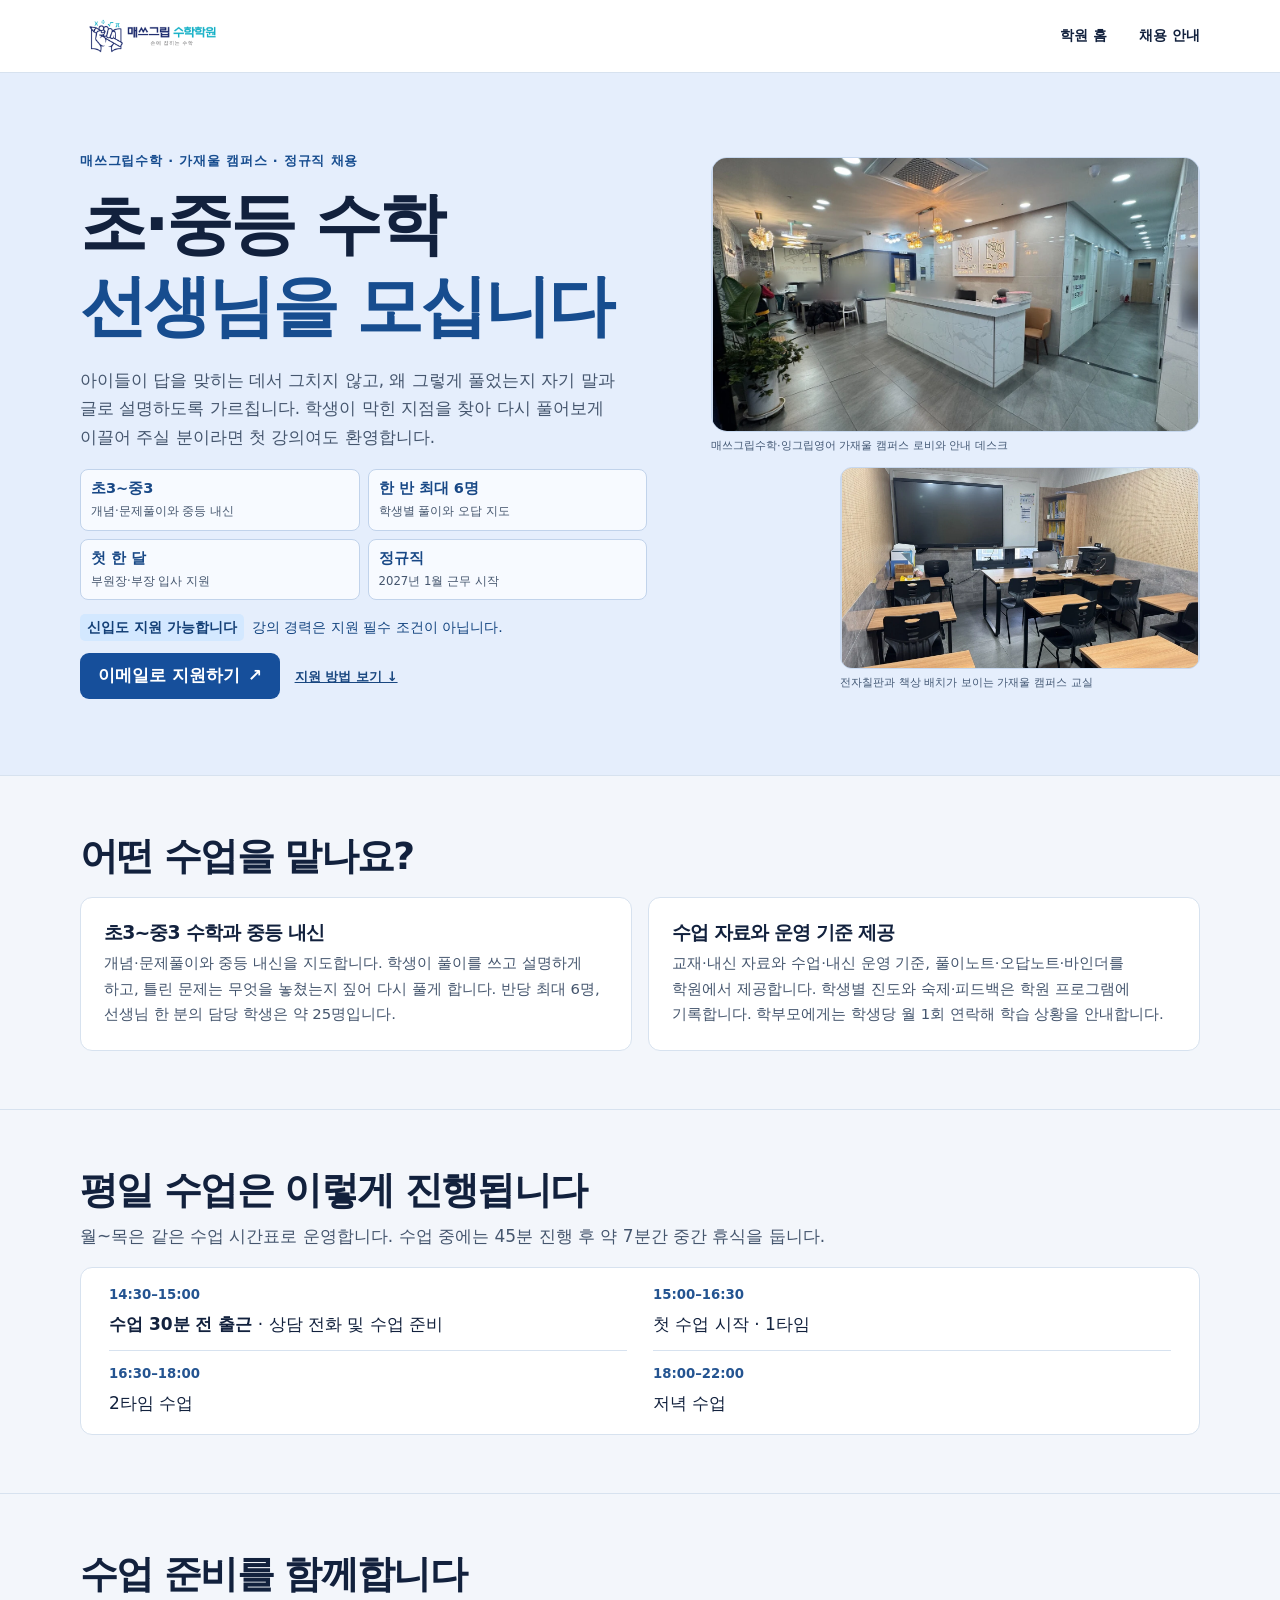
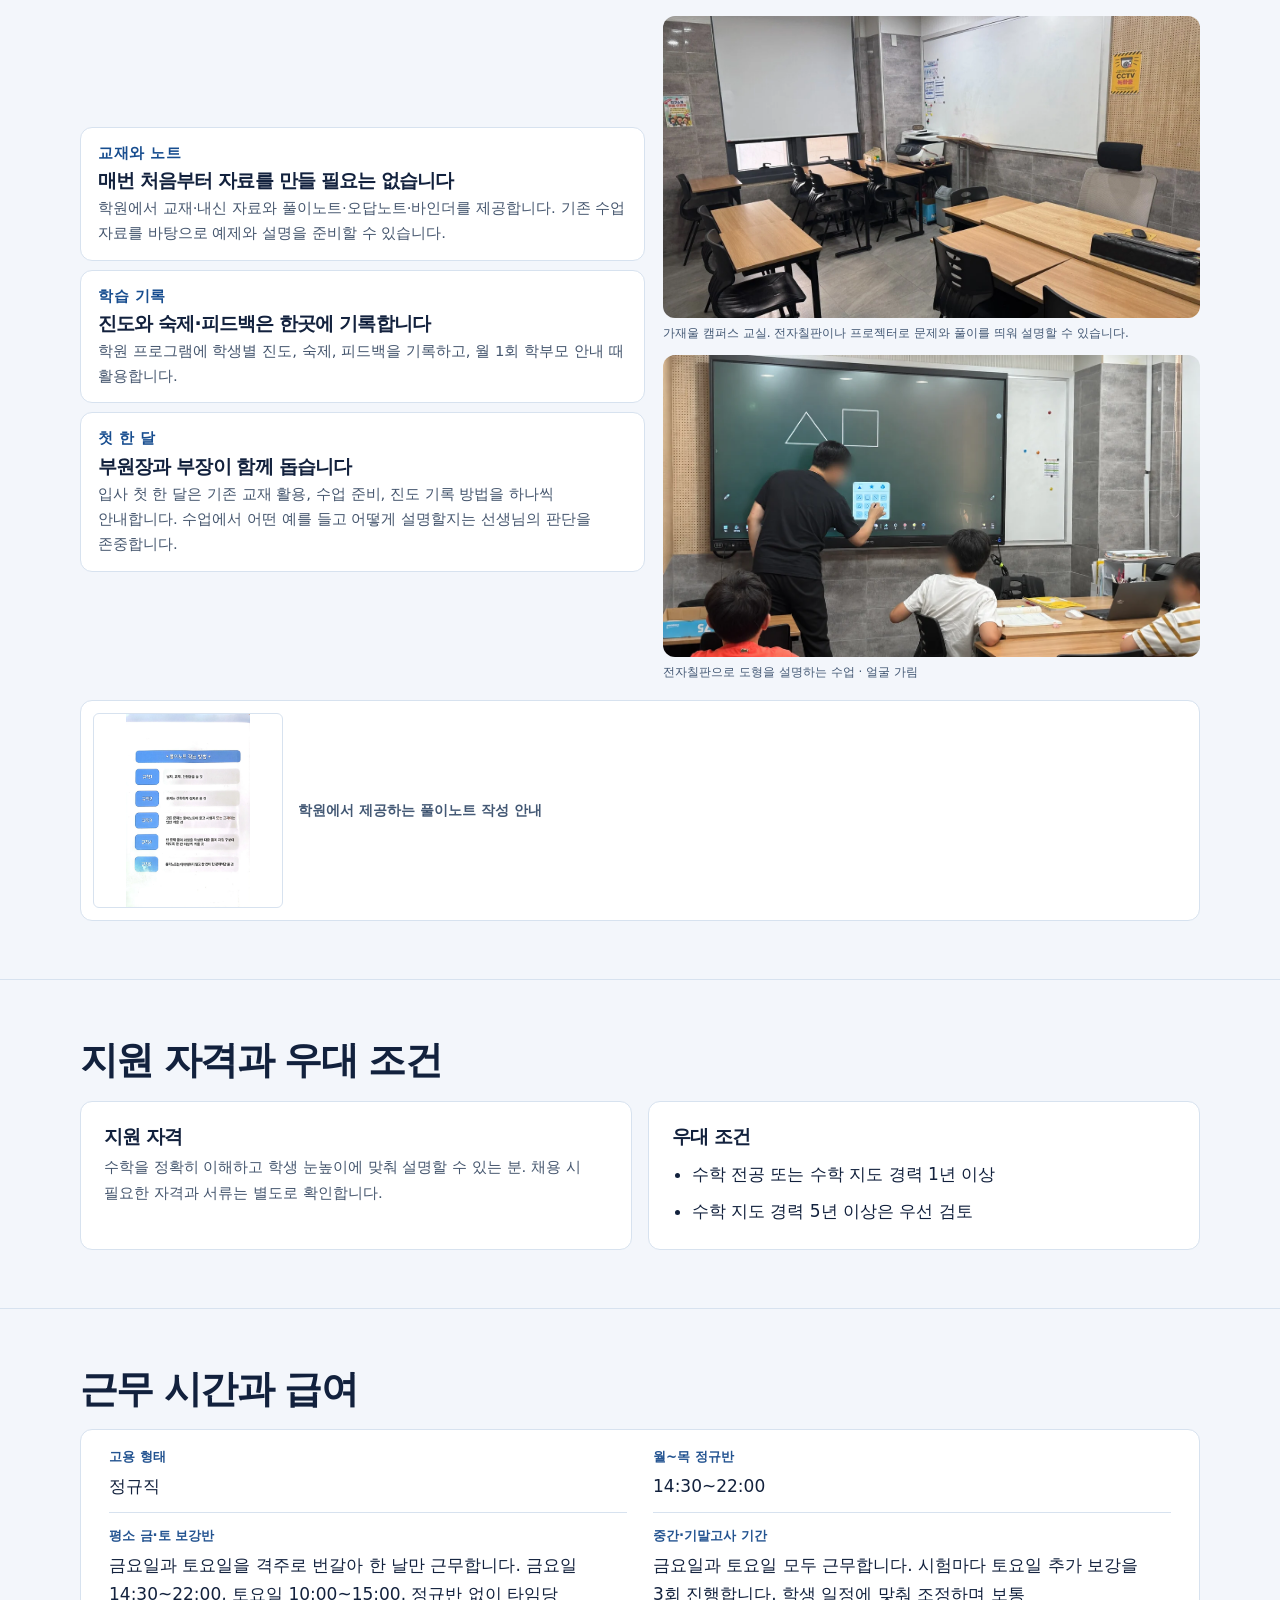
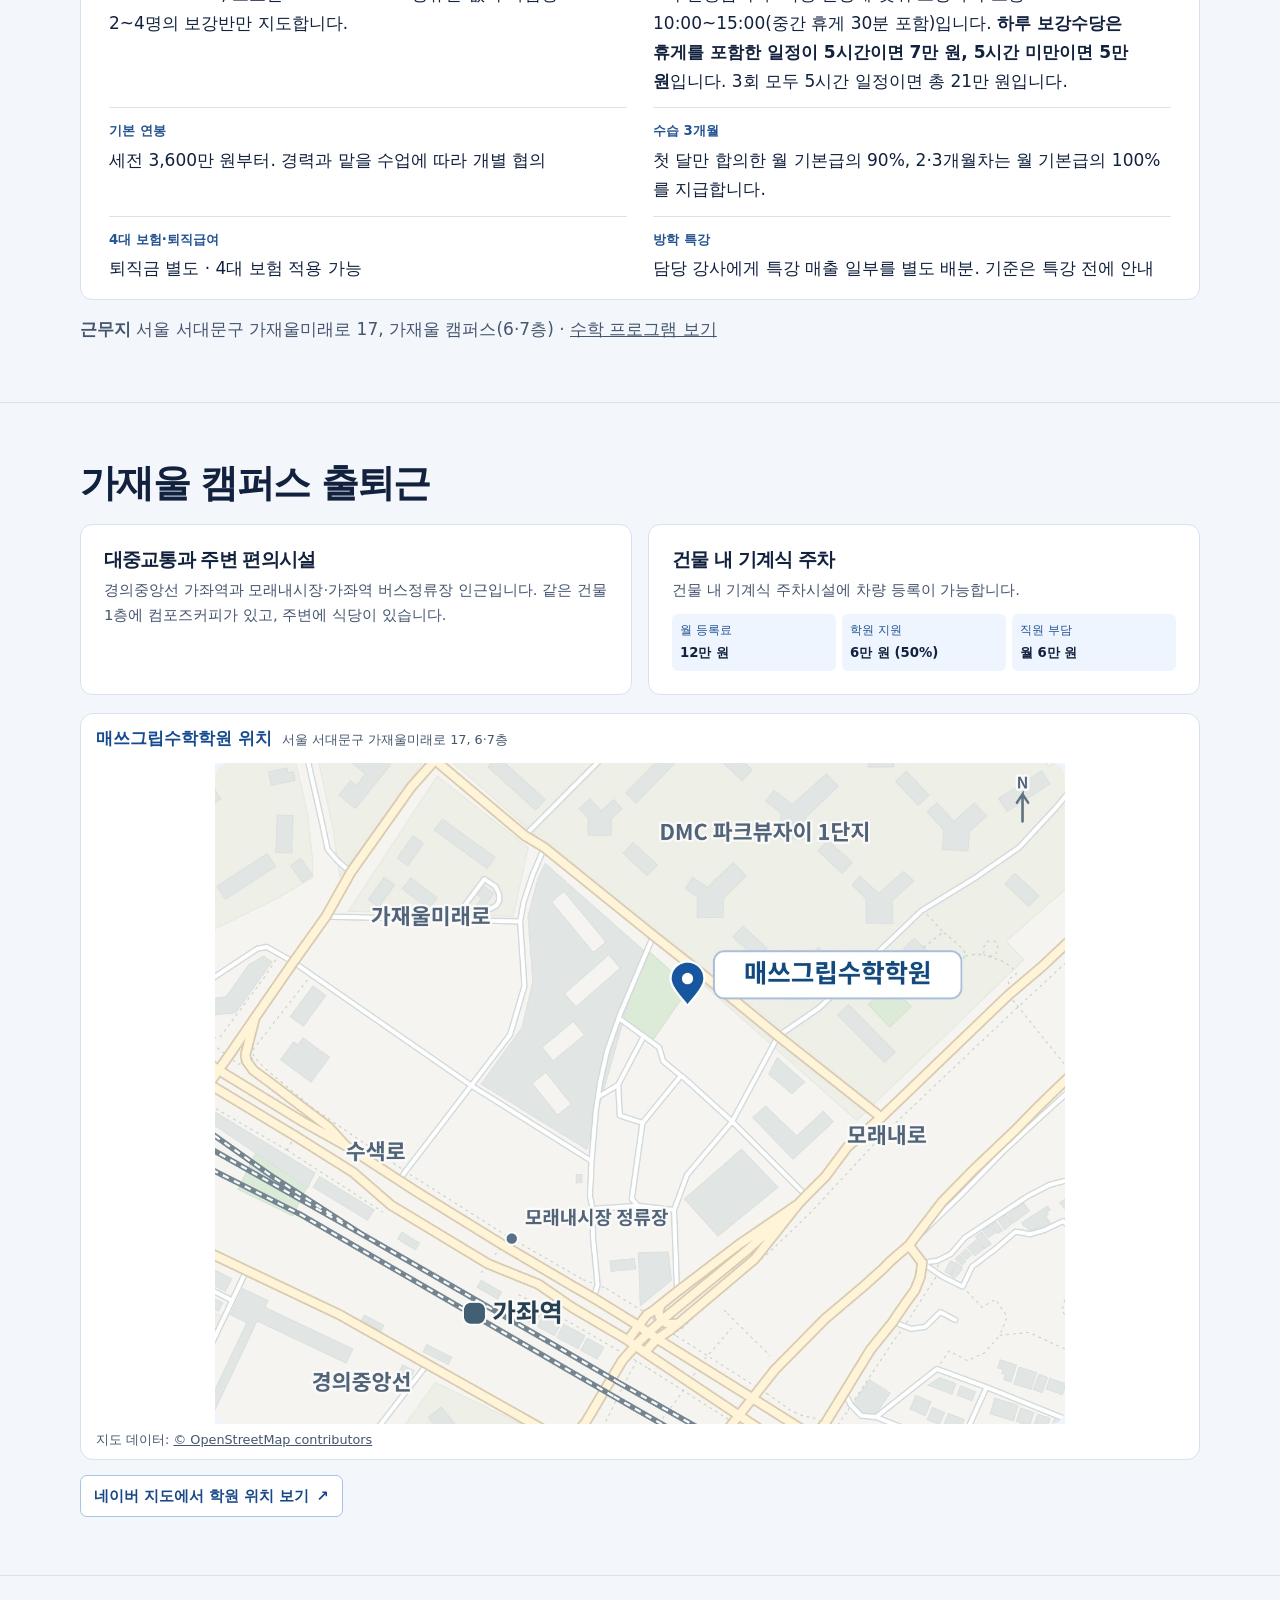
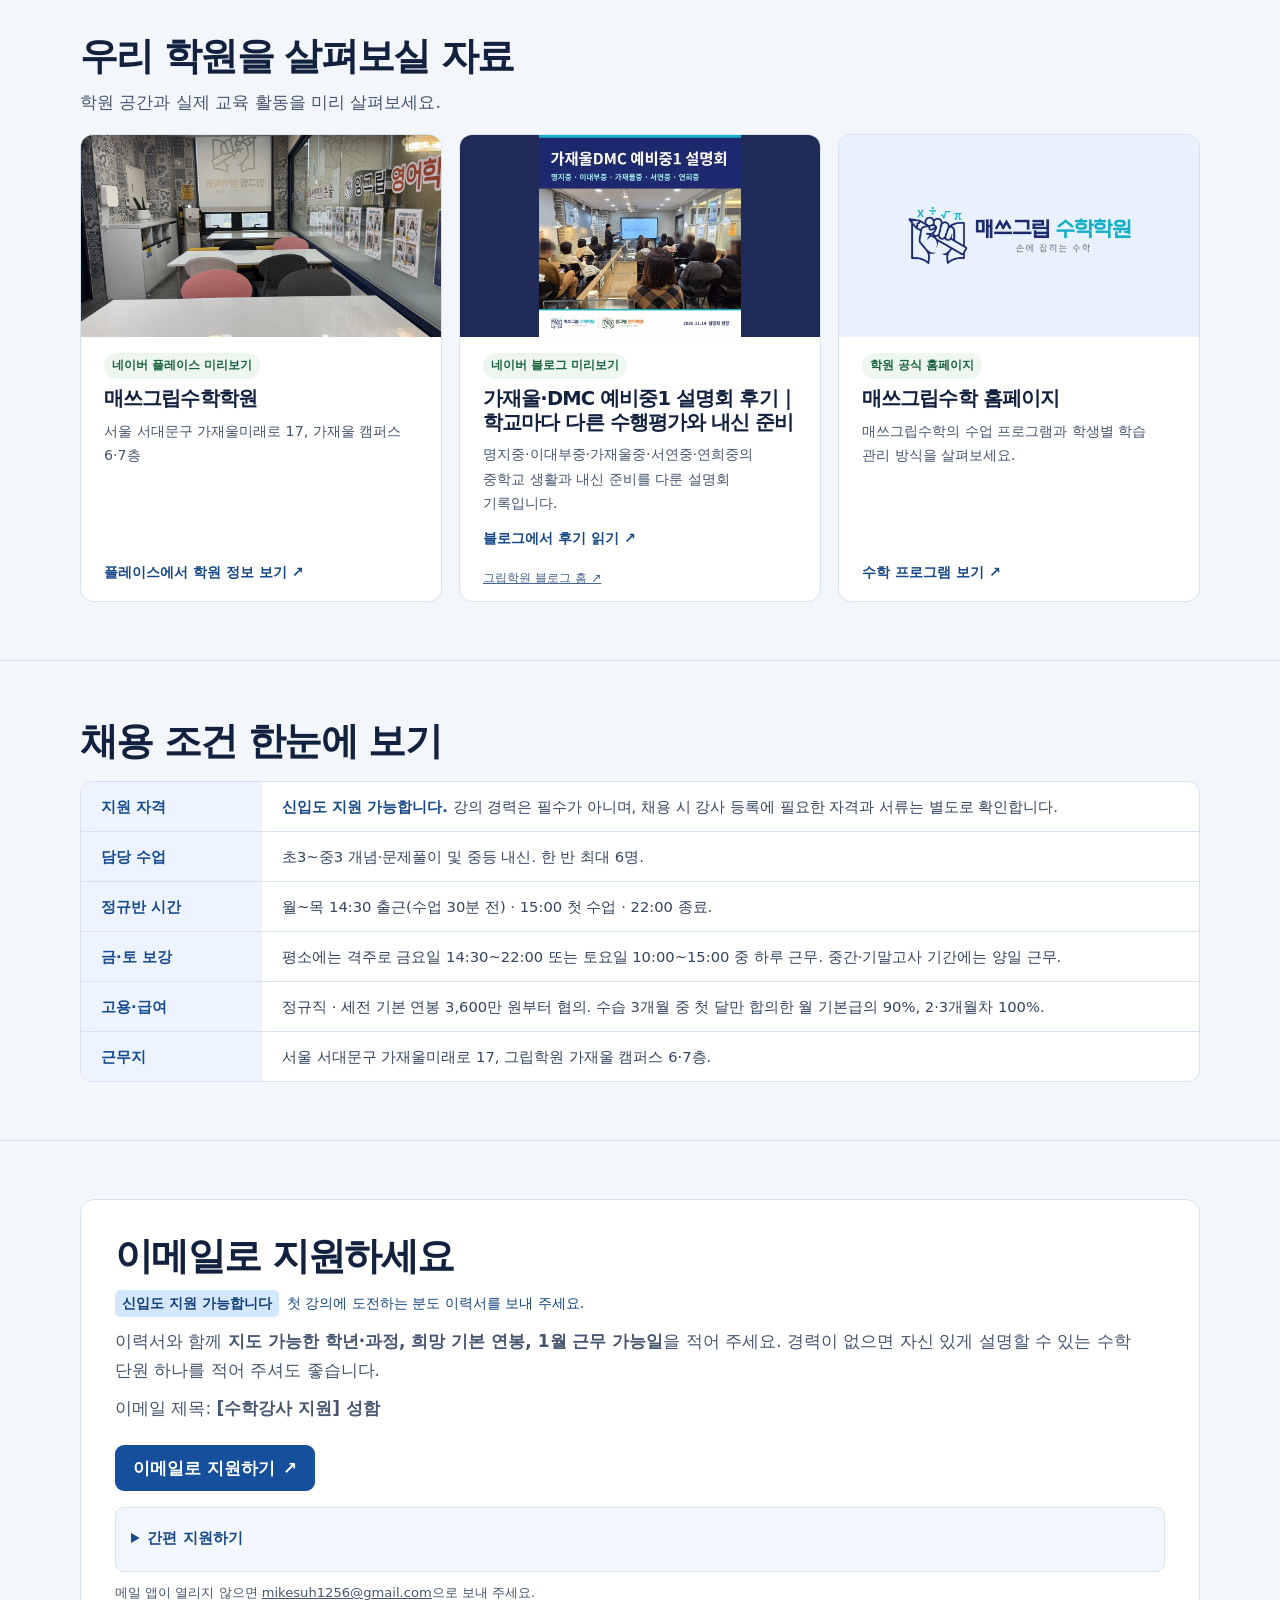
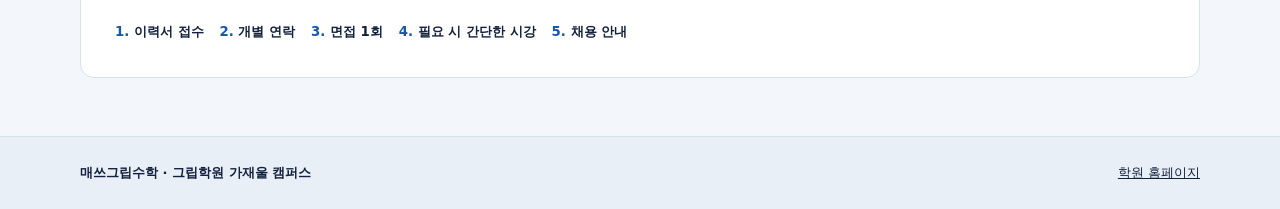
<file: recruit/index.html>
<!doctype html>
<html lang="ko"><head><meta charset="utf-8"><meta name="viewport" content="width=device-width,initial-scale=1"><meta name="robots" content="noindex"><title>초·중등 수학 강사 채용 | 매쓰그립수학</title><meta name="description" content="서울 서대문구 가재울 매쓰그립수학에서 초3~중3을 지도할 수학 선생님을 모십니다."><link rel="stylesheet" href="/recruit/_assets/recruit.css"></head>
<body><a class="skip" href="#main">본문 바로가기</a>
<header class="top"><div class="wrap"><a href="https://www.megrip.com/math.html" aria-label="매쓰그립수학 프로그램"><img class="logo" src="/recruit/_assets/math-logo-wordmark.png" alt="매쓰그립수학"></a><nav class="nav" aria-label="주 메뉴"><a href="https://www.megrip.com/">학원 홈</a><a href="/recruit/" aria-current="page">채용 안내</a></nav></div></header>
<main id="main"><div class="hero"><div class="wrap split"><div><p class="kicker">매쓰그립수학 · 가재울 캠퍼스 · 정규직 채용</p><h1>초·중등 수학 <span>선생님을 모십니다</span></h1><p class="lead">아이들이 답을 맞히는 데서 그치지 않고, 왜 그렇게 풀었는지 자기 말과 글로 설명하도록 가르칩니다. 학생이 막힌 지점을 찾아 다시 풀어보게 이끌어 주실 분이라면 첫 강의여도 환영합니다.</p>
<ul class="hero-facts" aria-label="채용 핵심 조건"><li><strong>초3~중3</strong><span>개념·문제풀이와 중등 내신</span></li><li><strong>한 반 최대 6명</strong><span>학생별 풀이와 오답 지도</span></li><li><strong>첫 한 달</strong><span>부원장·부장 입사 지원</span></li><li><strong>정규직</strong><span>2027년 1월 근무 시작</span></li></ul>
<p class="welcome"><strong>신입도 지원 가능합니다</strong><span>강의 경력은 지원 필수 조건이 아닙니다.</span></p>
<a class="cta" href="mailto:mikesuh1256@gmail.com?subject=%5B%EC%88%98%ED%95%99%EA%B0%95%EC%82%AC%20%EC%A7%80%EC%9B%90%5D%20%EC%84%B1%ED%95%A8">이메일로 지원하기 <span aria-hidden="true">↗</span></a> <a class="method" href="#apply">지원 방법 보기 ↓</a></div><div class="hero-visuals reception-layout"><figure class="hero-media"><img src="/recruit/_assets/academy-reception.webp" alt="매쓰그립수학과 잉그립영어 간판, 안내 데스크와 복도가 보이는 가재울 캠퍼스 로비 전경" width="1200" height="675" fetchpriority="high"><figcaption>매쓰그립수학·잉그립영어 가재울 캠퍼스 로비와 안내 데스크</figcaption></figure><figure class="hero-media"><img src="/recruit/_assets/classroom-electronic-board.webp" alt="전자칠판과 개별 책상이 있는 가재울 캠퍼스 교실 전경" width="1400" height="788"><figcaption>전자칠판과 책상 배치가 보이는 가재울 캠퍼스 교실</figcaption></figure></div></div></div>

<section class="section" aria-labelledby="work-title"><div class="wrap"><h2 id="work-title">어떤 수업을 맡나요?</h2><div class="stack">
<article class="tile"><h3>초3~중3 수학과 중등 내신</h3><p>개념·문제풀이와 중등 내신을 지도합니다. 학생이 풀이를 쓰고 설명하게 하고, 틀린 문제는 무엇을 놓쳤는지 짚어 다시 풀게 합니다. 반당 최대 6명, 선생님 한 분의 담당 학생은 약 25명입니다.</p></article>
<article class="tile"><h3>수업 자료와 운영 기준 제공</h3><p>교재·내신 자료와 수업·내신 운영 기준, 풀이노트·오답노트·바인더를 학원에서 제공합니다. 학생별 진도와 숙제·피드백은 학원 프로그램에 기록합니다. 학부모에게는 학생당 월 1회 연락해 학습 상황을 안내합니다.</p></article></div></div></section>

<section class="section" aria-labelledby="day-title"><div class="wrap"><h2 id="day-title">평일 수업은 이렇게 진행됩니다</h2><p class="intro">월~목은 같은 수업 시간표로 운영합니다. 수업 중에는 45분 진행 후 약 7분간 중간 휴식을 둡니다.</p><dl class="facts schedule">
<div><dt>14:30–15:00</dt><dd><strong>수업 30분 전 출근</strong> · 상담 전화 및 수업 준비</dd></div>
<div><dt>15:00–16:30</dt><dd>첫 수업 시작 · 1타임</dd></div>
<div><dt>16:30–18:00</dt><dd>2타임 수업</dd></div>
<div><dt>18:00–22:00</dt><dd>저녁 수업</dd></div>
</dl></div></section>

<section class="section" aria-labelledby="school-title"><div class="wrap"><h2 id="school-title">수업 준비를 함께합니다</h2><div class="support-grid">
<div class="support-list">
<article class="tile"><p class="type">교재와 노트</p><h3>매번 처음부터 자료를 만들 필요는 없습니다</h3><p>학원에서 교재·내신 자료와 풀이노트·오답노트·바인더를 제공합니다. 기존 수업 자료를 바탕으로 예제와 설명을 준비할 수 있습니다.</p></article>
<article class="tile"><p class="type">학습 기록</p><h3>진도와 숙제·피드백은 한곳에 기록합니다</h3><p>학원 프로그램에 학생별 진도, 숙제, 피드백을 기록하고, 월 1회 학부모 안내 때 활용합니다.</p></article>
<article class="tile"><p class="type">첫 한 달</p><h3>부원장과 부장이 함께 돕습니다</h3><p>입사 첫 한 달은 기존 교재 활용, 수업 준비, 진도 기록 방법을 하나씩 안내합니다. 수업에서 어떤 예를 들고 어떻게 설명할지는 선생님의 판단을 존중합니다.</p></article>
</div><div class="support-visuals"><figure class="detail-media support-photo"><img src="/recruit/_assets/classroom-whiteboard.webp" alt="화이트보드와 프로젝터 스크린, 책상이 있는 가재울 캠퍼스 빈 교실" loading="lazy"><figcaption>가재울 캠퍼스 교실. 전자칠판이나 프로젝터로 문제와 풀이를 띄워 설명할 수 있습니다.</figcaption></figure><figure class="detail-media support-photo support-lesson"><img src="/recruit/_assets/math-teacher-lesson.webp" alt="가재울 교실에서 수학 선생님이 전자칠판으로 도형을 설명하는 모습" width="1199" height="675" loading="lazy"><figcaption>전자칠판으로 도형을 설명하는 수업 · 얼굴 가림</figcaption></figure></div></div><figure class="note-guide"><a href="/recruit/_assets/notebook-writing-guide.webp" aria-label="학원에서 제공하는 풀이노트 작성 안내 크게 보기"><img src="/recruit/_assets/notebook-writing-guide.webp" alt="문제를 적고 풀이 과정을 정리하는 순서를 담은 풀이노트 작성 안내" loading="lazy"></a><figcaption>학원에서 제공하는 풀이노트 작성 안내</figcaption></figure></div></section>

<section class="section" aria-labelledby="qual-title"><div class="wrap"><h2 id="qual-title">지원 자격과 우대 조건</h2><div class="stack"><article class="tile"><h3>지원 자격</h3><p>수학을 정확히 이해하고 학생 눈높이에 맞춰 설명할 수 있는 분. 채용 시 필요한 자격과 서류는 별도로 확인합니다.</p></article><article class="tile"><h3>우대 조건</h3><ul><li>수학 전공 또는 수학 지도 경력 1년 이상</li><li>수학 지도 경력 5년 이상은 우선 검토</li></ul></article></div></div></section>

<section class="section" aria-labelledby="terms-title"><div class="wrap"><h2 id="terms-title">근무 시간과 급여</h2>
<!-- EMPLOYMENT TERMS: edit only this block after owner sign-off. -->
<dl class="facts"><div><dt>고용 형태</dt><dd>정규직</dd></div><div><dt>월~목 정규반</dt><dd>14:30~22:00</dd></div><div><dt>평소 금·토 보강반</dt><dd>금요일과 토요일을 격주로 번갈아 한 날만 근무합니다. 금요일 14:30~22:00, 토요일 10:00~15:00. 정규반 없이 타임당 2~4명의 보강반만 지도합니다.</dd></div><div><dt>중간·기말고사 기간</dt><dd>금요일과 토요일 모두 근무합니다. 시험마다 토요일 추가 보강을 3회 진행합니다. 학생 일정에 맞춰 조정하며 보통 10:00~15:00(중간 휴게 30분 포함)입니다. <strong>하루 보강수당은 휴게를 포함한 일정이 5시간이면 7만 원, 5시간 미만이면 5만 원</strong>입니다. 3회 모두 5시간 일정이면 총 21만 원입니다.</dd></div><div><dt>기본 연봉</dt><dd>세전 3,600만 원부터. 경력과 맡을 수업에 따라 개별 협의</dd></div><div><dt>수습 3개월</dt><dd>첫 달만 합의한 월 기본급의 90%, 2·3개월차는 월 기본급의 100%를 지급합니다.</dd></div><div><dt>4대 보험·퇴직급여</dt><dd>퇴직금 별도 · 4대 보험 적용 가능</dd></div><div><dt>방학 특강</dt><dd>담당 강사에게 특강 매출 일부를 별도 배분. 기준은 특강 전에 안내</dd></div></dl>
<p class="location"><strong>근무지</strong> 서울 서대문구 가재울미래로 17, 가재울 캠퍼스(6·7층) · <a href="https://www.megrip.com/math.html">수학 프로그램 보기</a></p></div></section>

<section class="section" aria-labelledby="location-title"><div class="wrap"><h2 id="location-title">가재울 캠퍼스 출퇴근</h2><div class="stack">
<article class="tile"><h3>대중교통과 주변 편의시설</h3><p>경의중앙선 가좌역과 모래내시장·가좌역 버스정류장 인근입니다. 같은 건물 1층에 컴포즈커피가 있고, 주변에 식당이 있습니다.</p></article>
<article class="tile"><h3>건물 내 기계식 주차</h3><p>건물 내 기계식 주차시설에 차량 등록이 가능합니다.</p><dl class="parking"><div><dt>월 등록료</dt><dd>12만 원</dd></div><div><dt>학원 지원</dt><dd>6만 원 (50%)</dd></div><div><dt>직원 부담</dt><dd>월 6만 원</dd></div></dl></article>
</div><figure class="commute-map"><figcaption><strong>매쓰그립수학학원 위치</strong><span>서울 서대문구 가재울미래로 17, 6·7층</span></figcaption>
<img class="map-visual" src="/recruit/_assets/academy-location-map.webp" alt="가좌역과 모래내시장·가좌역 정류장에서 북동쪽에 있는 매쓰그립수학학원 위치 지도. 가재울미래로 17." width="1440" height="1120" loading="lazy">
<p>지도 데이터: <a href="https://www.openstreetmap.org/copyright">© OpenStreetMap contributors</a></p></figure><p class="location"><a class="map-cta" href="https://map.naver.com/p/search/%EC%84%9C%EC%9A%B8%20%EC%84%9C%EB%8C%80%EB%AC%B8%EA%B5%AC%20%EA%B0%80%EC%9E%AC%EC%9A%B8%EB%AF%B8%EB%9E%98%EB%A1%9C%2017%20%EB%A7%A4%EC%93%B0%EA%B7%B8%EB%A6%BD%EC%88%98%ED%95%99%ED%95%99%EC%9B%90">네이버 지도에서 학원 위치 보기 <span aria-hidden="true">↗</span></a></p></div></section>

<section class="section academy-links" aria-labelledby="academy-links-title"><div class="wrap">
<h2 id="academy-links-title">우리 학원을 살펴보실 자료</h2>
<p class="intro">학원 공간과 실제 교육 활동을 미리 살펴보세요.</p>
<div class="preview-grid">
<article class="preview-card"><a class="preview-main" href="https://naver.me/xmrt1YsR">
<img src="/recruit/_assets/place-campus-preview.webp" alt="가재울 그립학원 대기 공간" loading="lazy">
<div class="preview-copy"><p class="preview-source">네이버 플레이스 미리보기</p>
<h3>매쓰그립수학학원</h3><p>서울 서대문구 가재울미래로 17, 가재울 캠퍼스 6·7층</p><span class="preview-more">플레이스에서 학원 정보 보기 <span aria-hidden="true">↗</span></span></div></a></article>
<article class="preview-card preview-blog"><a class="preview-main" href="https://blog.naver.com/mikesuh7/224484577796">
<img src="/recruit/_assets/seminar-blog-preview.webp" alt="가재울 예비중1 설명회 글의 대표 이미지와 얼굴을 가린 현장 사진" loading="lazy">
<div class="preview-copy"><p class="preview-source">네이버 블로그 미리보기</p>
<h3>가재울·DMC 예비중1 설명회 후기｜학교마다 다른 수행평가와 내신 준비</h3><p>명지중·이대부중·가재울중·서연중·연희중의 중학교 생활과 내신 준비를 다룬 설명회 기록입니다.</p><span class="preview-more">블로그에서 후기 읽기 <span aria-hidden="true">↗</span></span></div></a>
<p class="preview-home"><a href="https://blog.naver.com/mikesuh7">그립학원 블로그 홈 <span aria-hidden="true">↗</span></a></p></article>
<article class="preview-card preview-official"><a class="preview-main" href="https://www.megrip.com/math.html">
<div class="preview-official-visual"><img src="/recruit/_assets/math-logo-wordmark.png" alt="" loading="lazy"></div>
<div class="preview-copy"><p class="preview-source">학원 공식 홈페이지</p><h3>매쓰그립수학 홈페이지</h3><p>매쓰그립수학의 수업 프로그램과 학생별 학습 관리 방식을 살펴보세요.</p><span class="preview-more">수학 프로그램 보기 <span aria-hidden="true">↗</span></span></div></a></article>
</div></div></section>

<section class="section" aria-labelledby="summary-title"><div class="wrap"><h2 id="summary-title">채용 조건 한눈에 보기</h2>
<table class="recruit-summary" aria-labelledby="summary-title"><tbody>
<tr><th scope="row">지원 자격</th><td><strong>신입도 지원 가능합니다.</strong> 강의 경력은 필수가 아니며, 채용 시 강사 등록에 필요한 자격과 서류는 별도로 확인합니다.</td></tr>
<tr><th scope="row">담당 수업</th><td>초3~중3 개념·문제풀이 및 중등 내신. 한 반 최대 6명.</td></tr>
<tr><th scope="row">정규반 시간</th><td>월~목 14:30 출근(수업 30분 전) · 15:00 첫 수업 · 22:00 종료.</td></tr>
<tr><th scope="row">금·토 보강</th><td>평소에는 격주로 금요일 14:30~22:00 또는 토요일 10:00~15:00 중 하루 근무. 중간·기말고사 기간에는 양일 근무.</td></tr>
<tr><th scope="row">고용·급여</th><td>정규직 · 세전 기본 연봉 3,600만 원부터 협의. 수습 3개월 중 첫 달만 합의한 월 기본급의 90%, 2·3개월차 100%.</td></tr>
<tr><th scope="row">근무지</th><td>서울 서대문구 가재울미래로 17, 그립학원 가재울 캠퍼스 6·7층.</td></tr>
</tbody></table></div></section>

<section class="section" id="apply" aria-labelledby="apply-title"><div class="wrap"><div class="apply"><h2 id="apply-title">이메일로 지원하세요</h2><p class="welcome"><strong>신입도 지원 가능합니다</strong><span>첫 강의에 도전하는 분도 이력서를 보내 주세요.</span></p><p>이력서와 함께 <strong>지도 가능한 학년·과정, 희망 기본 연봉, 1월 근무 가능일</strong>을 적어 주세요. 경력이 없으면 자신 있게 설명할 수 있는 수학 단원 하나를 적어 주셔도 좋습니다.</p><p>이메일 제목: <strong>[수학강사 지원] 성함</strong></p>
<a class="cta" href="mailto:mikesuh1256@gmail.com?subject=%5B%EC%88%98%ED%95%99%EA%B0%95%EC%82%AC%20%EC%A7%80%EC%9B%90%5D%20%EC%84%B1%ED%95%A8">이메일로 지원하기 <span aria-hidden="true">↗</span></a>
<details class="quick-application" id="quick-application" hidden><summary>간편 지원하기</summary>
<p id="quick-privacy">입력 내용은 웹사이트에 저장되지 않으며, 아래 버튼은 메일 앱에서 초안을 엽니다. 발송을 눌러야 접수됩니다.</p>
<div class="quick-grid" role="group" aria-describedby="quick-privacy">
<label>이름 <input id="quick-name" type="text" autocomplete="name" maxlength="40" required></label>
<label>연락처 <input id="quick-phone" type="tel" autocomplete="tel" inputmode="tel" maxlength="35" required></label>
<label>최종학력·전공 <input id="quick-education" type="text" placeholder="예: 대학교 졸업, 수학과" maxlength="70" required></label>
<label>수학 지도 경력 <input id="quick-experience" type="text" placeholder="예: 신입, 없음, 경력 3년" maxlength="70" required></label>
<label>지도 가능 학년 <input id="quick-grades" type="text" placeholder="예: 초3~중3" maxlength="55" required></label>
<label>희망연봉 <span>(선택)</span><input id="quick-salary" type="text" placeholder="예: 3,800만 원 또는 협의" maxlength="35"></label>
<label>근무 가능 시작일 <input id="quick-start" type="text" placeholder="예: 2027년 1월 4일 또는 1월 중 협의" maxlength="45" required></label>
<label>기타 <span>(선택)</span><textarea id="quick-other" rows="3" maxlength="350" placeholder="경력 또는 문의사항을 적어 주세요"></textarea></label>
</div>
<div class="quick-actions"><button class="cta" type="button" id="quick-compose">지원 이메일 작성하기</button>
<button class="quick-copy" type="button" id="quick-copy">지원 초안 복사</button></div>
<p class="quick-recipient">직접 보내실 주소: <a href="mailto:mikesuh1256@gmail.com">mikesuh1256@gmail.com</a></p>
<p role="status" id="quick-status" class="quick-status"></p>
<label id="quick-manual-wrap" hidden>복사할 지원 초안 <textarea id="quick-manual" rows="9" readonly></textarea></label>
</details>
<p class="fine">메일 앱이 열리지 않으면 <a href="mailto:mikesuh1256@gmail.com">mikesuh1256@gmail.com</a>으로 보내 주세요.</p>
<ol class="steps" aria-label="채용 절차"><li>이력서 접수</li><li>개별 연락</li><li>면접 1회</li><li>필요 시 간단한 시강</li><li>채용 안내</li></ol></div></div></section></main>
<footer class="foot"><div class="wrap"><strong>매쓰그립수학 · 그립학원 가재울 캠퍼스</strong><a href="https://www.megrip.com/">학원 홈페이지</a></div></footer><script defer src="/recruit/_assets/application.js"></script></body></html>
</file>
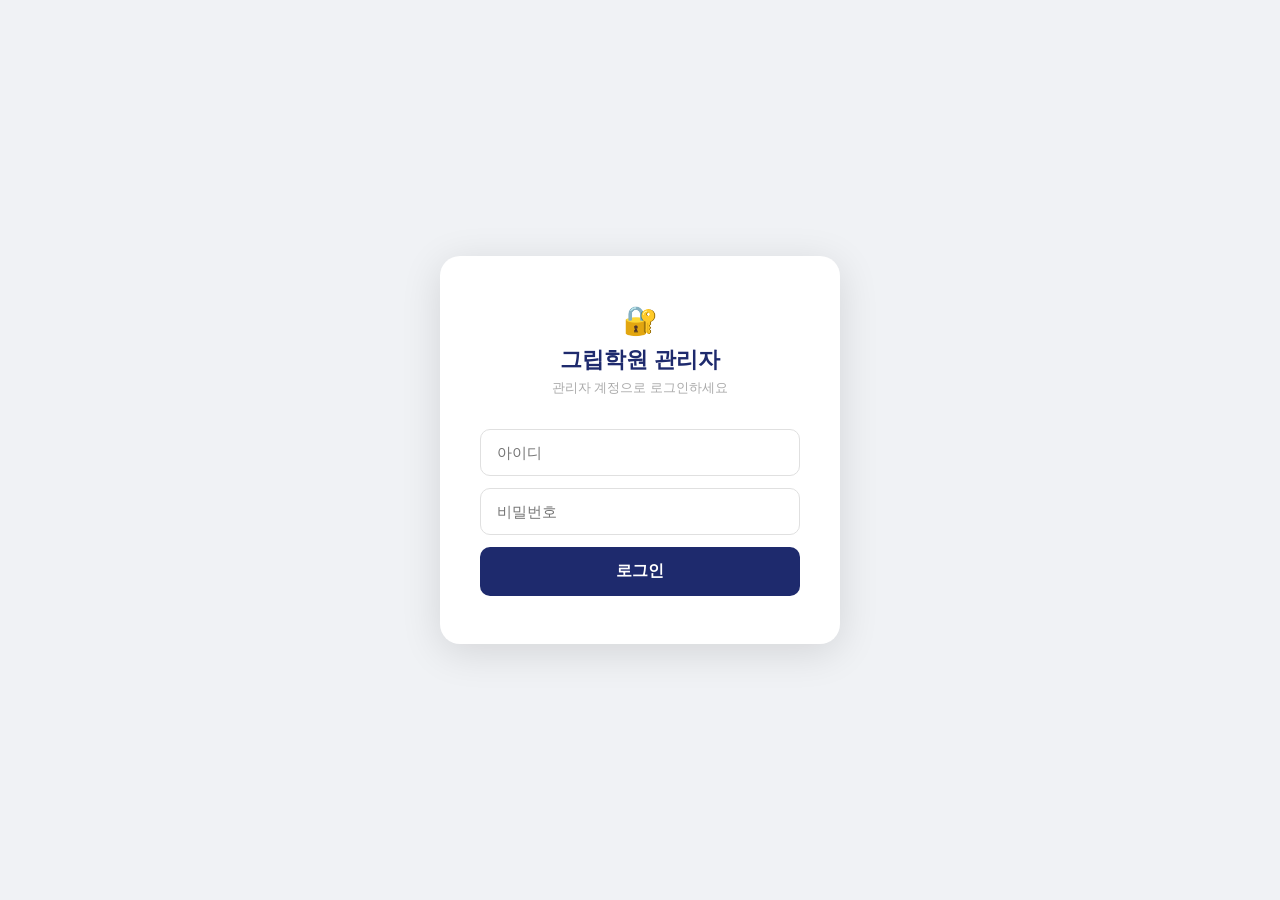
<file: admin.html>
<!DOCTYPE html>
<html lang="ko">
<head>
<meta charset="UTF-8">
<meta name="viewport" content="width=device-width, initial-scale=1.0">
<title>그립학원 관리자</title>
<style>
*{margin:0;padding:0;box-sizing:border-box;}
body{font-family:'Apple SD Gothic Neo',sans-serif;background:#f0f2f5;min-height:100vh;}

/* LOGIN */
.login-wrap{display:flex;align-items:center;justify-content:center;min-height:100vh;}
.login-box{background:#fff;border-radius:20px;padding:48px 40px;width:100%;max-width:400px;box-shadow:0 8px 40px rgba(0,0,0,0.12);text-align:center;}
.login-logo{margin-bottom:8px;font-size:28px;}
.login-title{font-size:22px;font-weight:800;color:#1e2a6d;margin-bottom:4px;}
.login-sub{font-size:13px;color:#aaa;margin-bottom:32px;}
.login-box input{width:100%;padding:14px 16px;border:1.5px solid #e0e0e0;border-radius:10px;font-size:15px;margin-bottom:12px;outline:none;transition:border 0.2s;}
.login-box input:focus{border-color:#1e2a6d;}
.login-btn{width:100%;padding:14px;background:#1e2a6d;color:#fff;border:none;border-radius:10px;font-size:16px;font-weight:700;cursor:pointer;transition:background 0.2s;}
.login-btn:hover{background:#19b1c6;}
.login-error{color:#e53935;font-size:13px;margin-top:8px;display:none;}

/* DASHBOARD */
.dashboard{display:none;min-height:100vh;background:#f0f2f5;}
.dash-header{background:#1e2a6d;padding:20px 32px;display:flex;align-items:center;justify-content:space-between;}
.dash-header h1{color:#fff;font-size:18px;font-weight:700;}
.dash-header span{color:rgba(255,255,255,0.6);font-size:13px;}
.logout-btn{background:rgba(255,255,255,0.15);color:#fff;border:none;padding:8px 16px;border-radius:6px;cursor:pointer;font-size:13px;}
.logout-btn:hover{background:rgba(255,255,255,0.25);}

.dash-body{max-width:960px;margin:0 auto;padding:32px 20px;}

.dash-section{margin-bottom:32px;}
.dash-section h2{font-size:16px;font-weight:700;color:#333;margin-bottom:16px;padding-bottom:8px;border-bottom:2px solid #e0e0e0;}

.stats-cards{display:grid;grid-template-columns:repeat(3,1fr);gap:16px;margin-bottom:24px;}
.stat-card{background:#fff;border-radius:14px;padding:24px;text-align:center;box-shadow:0 2px 12px rgba(0,0,0,0.06);}
.stat-card .num{font-size:32px;font-weight:800;color:#1e2a6d;margin-bottom:4px;}
.stat-card .label{font-size:13px;color:#999;}

.ga-link{display:flex;align-items:center;gap:12px;background:#fff;border-radius:14px;padding:20px 24px;box-shadow:0 2px 12px rgba(0,0,0,0.06);text-decoration:none;color:#333;transition:transform 0.2s,box-shadow 0.2s;margin-bottom:12px;}
.ga-link:hover{transform:translateY(-2px);box-shadow:0 6px 24px rgba(0,0,0,0.1);}
.ga-link .icon{width:48px;height:48px;border-radius:12px;display:flex;align-items:center;justify-content:center;font-size:24px;flex-shrink:0;}
.ga-link .icon.ga{background:#fff3e0;}
.ga-link .icon.naver{background:#e8f5e9;}
.ga-link .text h3{font-size:15px;font-weight:700;margin-bottom:2px;}
.ga-link .text p{font-size:12px;color:#aaa;}
.ga-link .arrow{margin-left:auto;color:#ccc;font-size:20px;}

.site-links{display:grid;grid-template-columns:repeat(3,1fr);gap:12px;}
.site-link{background:#fff;border-radius:12px;padding:16px;text-align:center;text-decoration:none;color:#333;box-shadow:0 2px 8px rgba(0,0,0,0.06);transition:all 0.2s;font-size:14px;font-weight:600;}
.site-link:hover{background:#1e2a6d;color:#fff;}

@media(max-width:600px){
  .stats-cards{grid-template-columns:1fr 1fr;}
  .site-links{grid-template-columns:1fr;}
  .login-box{padding:32px 24px;}
}
</style>
</head>
<body>

<!-- 로그인 -->
<div class="login-wrap" id="loginWrap">
  <div class="login-box">
    <div class="login-logo">🔐</div>
    <h1 class="login-title">그립학원 관리자</h1>
    <p class="login-sub">관리자 계정으로 로그인하세요</p>
    <input type="text" id="userId" placeholder="아이디" autocomplete="off">
    <input type="password" id="userPw" placeholder="비밀번호" onkeydown="if(event.key==='Enter')doLogin()">
    <button class="login-btn" onclick="doLogin()">로그인</button>
    <p class="login-error" id="loginError">아이디 또는 비밀번호가 올바르지 않습니다.</p>
  </div>
</div>

<!-- 대시보드 -->
<div class="dashboard" id="dashboard">
  <div class="dash-header">
    <h1>📊 그립학원 관리자 대시보드</h1>
    <div style="display:flex;align-items:center;gap:16px;">
      <span id="loginTime"></span>
      <button class="logout-btn" onclick="doLogout()">로그아웃</button>
    </div>
  </div>

  <div class="dash-body">

    <div class="dash-section">
      <h2>📈 방문자 통계 (Google Analytics)</h2>
      <a href="https://analytics.google.com" target="_blank" class="ga-link">
        <div class="icon ga">📊</div>
        <div class="text">
          <h3>Google Analytics 대시보드</h3>
          <p>실시간 방문자, 페이지별 통계, 유입 경로 확인</p>
        </div>
        <span class="arrow">→</span>
      </a>
      <a href="https://analytics.google.com/analytics/web/#/p$(GA_ID)/reports/reportinghub" target="_blank" class="ga-link">
        <div class="icon ga">📅</div>
        <div class="text">
          <h3>기간별 방문자 리포트</h3>
          <p>날짜별 방문자 수, 페이지뷰, 평균 체류시간</p>
        </div>
        <span class="arrow">→</span>
      </a>
    </div>

    <div class="dash-section">
      <h2>🔗 빠른 링크</h2>
      <div class="site-links">
        <a href="index.html" target="_blank" class="site-link">🏠 메인 페이지</a>
        <a href="math.html" target="_blank" class="site-link">📐 매쓰그립</a>
        <a href="english.html" target="_blank" class="site-link">📖 잉그립</a>
        <a href="https://talk.naver.com/W5XRAC" target="_blank" class="site-link">💬 네이버톡</a>
        <a href="https://naver.me/FgH5Mo7h" target="_blank" class="site-link">📍 네이버 플레이스</a>
        <a href="https://blog.naver.com/mikesuh7" target="_blank" class="site-link">✍️ 네이버 블로그</a>
      </div>
    </div>

    <div class="dash-section">
      <h2>ℹ️ 사이트 정보</h2>
      <div class="ga-link" style="cursor:default;">
        <div class="icon" style="background:#e3f2fd;">🌐</div>
        <div class="text">
          <h3>megrip.com</h3>
          <p>Google Analytics ID: G-V08TZZS1C8 · Netlify 호스팅</p>
        </div>
      </div>
    </div>

  </div>
</div>

<script>
const ADMIN_ID = 'mikesuh7';
const ADMIN_PW = 'Chan0714**';

function doLogin() {
  const id = document.getElementById('userId').value;
  const pw = document.getElementById('userPw').value;
  if (id === ADMIN_ID && pw === ADMIN_PW) {
    document.getElementById('loginWrap').style.display = 'none';
    document.getElementById('dashboard').style.display = 'block';
    const now = new Date();
    document.getElementById('loginTime').textContent =
      now.toLocaleDateString('ko-KR') + ' ' + now.toLocaleTimeString('ko-KR', {hour:'2-digit',minute:'2-digit'});
    sessionStorage.setItem('admin', 'true');
  } else {
    document.getElementById('loginError').style.display = 'block';
  }
}

function doLogout() {
  sessionStorage.removeItem('admin');
  document.getElementById('loginWrap').style.display = 'flex';
  document.getElementById('dashboard').style.display = 'none';
  document.getElementById('userId').value = '';
  document.getElementById('userPw').value = '';
}

if (sessionStorage.getItem('admin') === 'true') {
  document.getElementById('loginWrap').style.display = 'none';
  document.getElementById('dashboard').style.display = 'block';
}
</script>
</body>
</html>
</file>
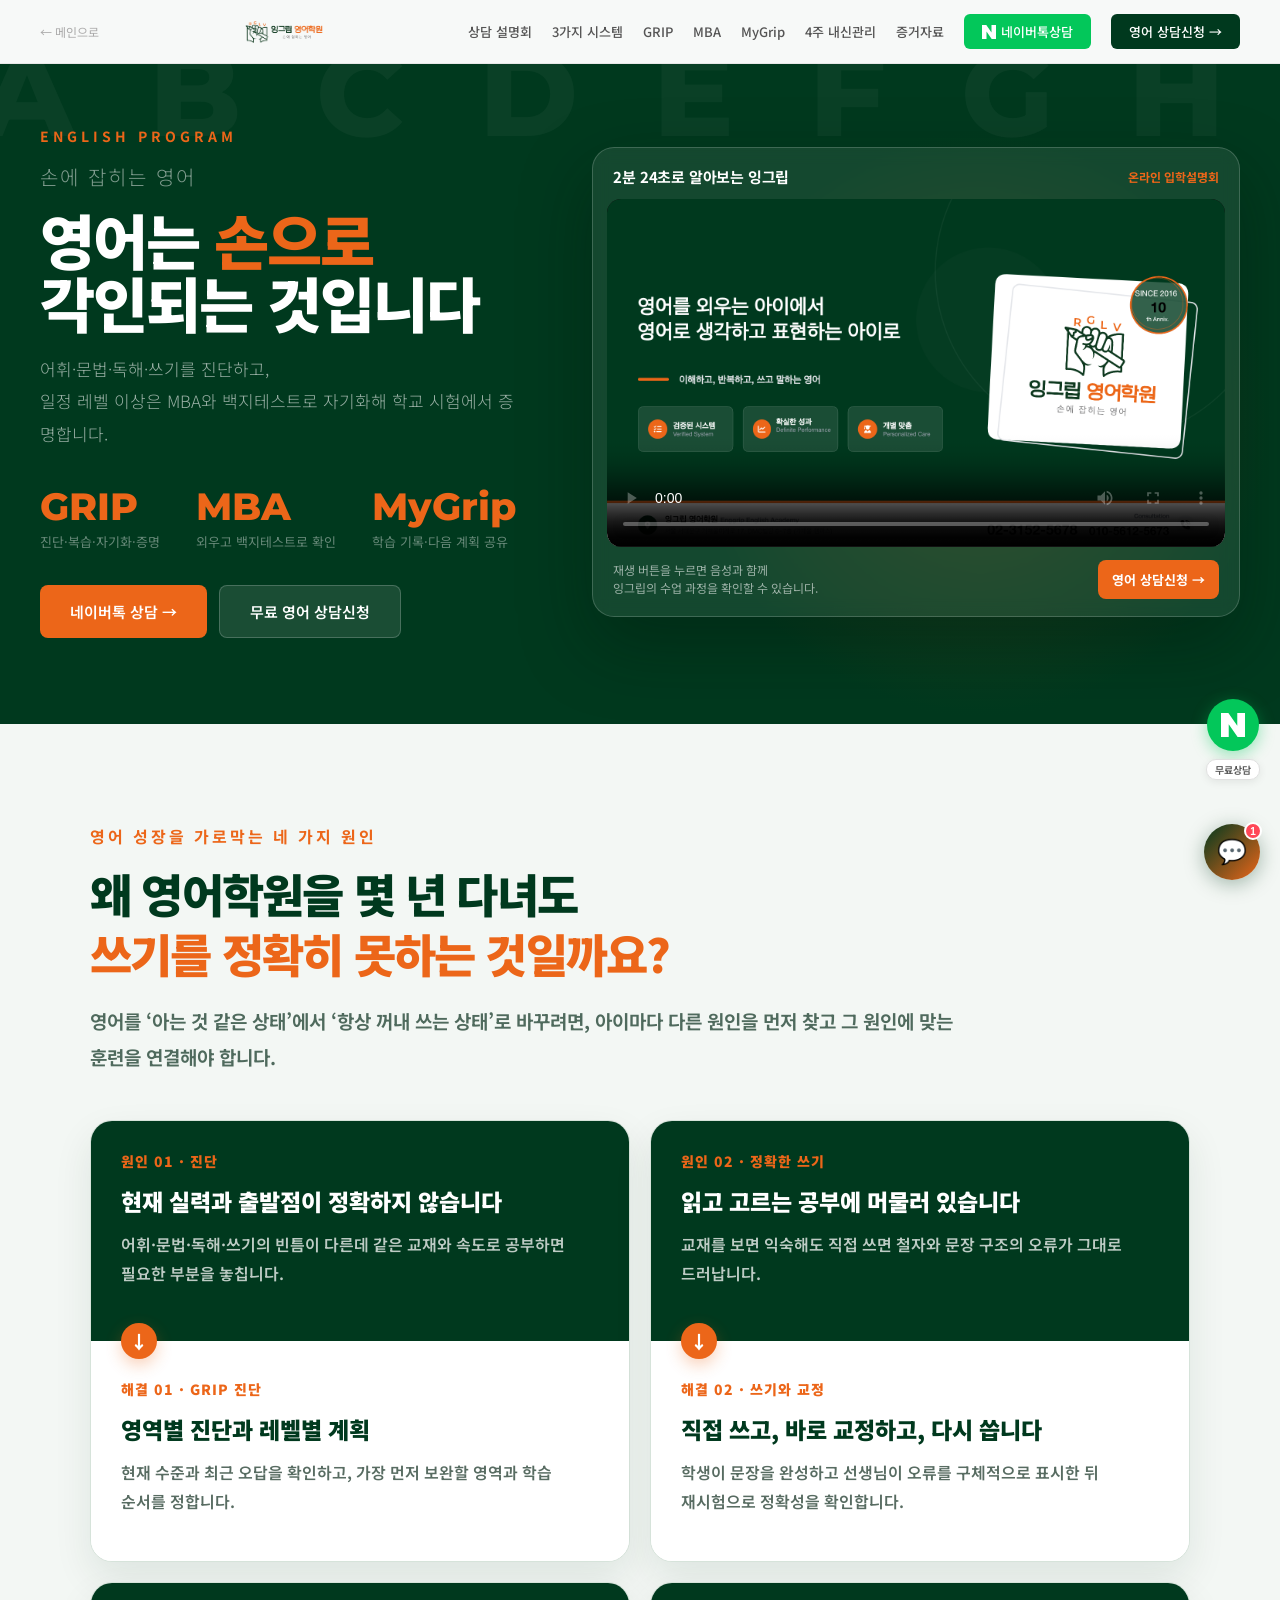
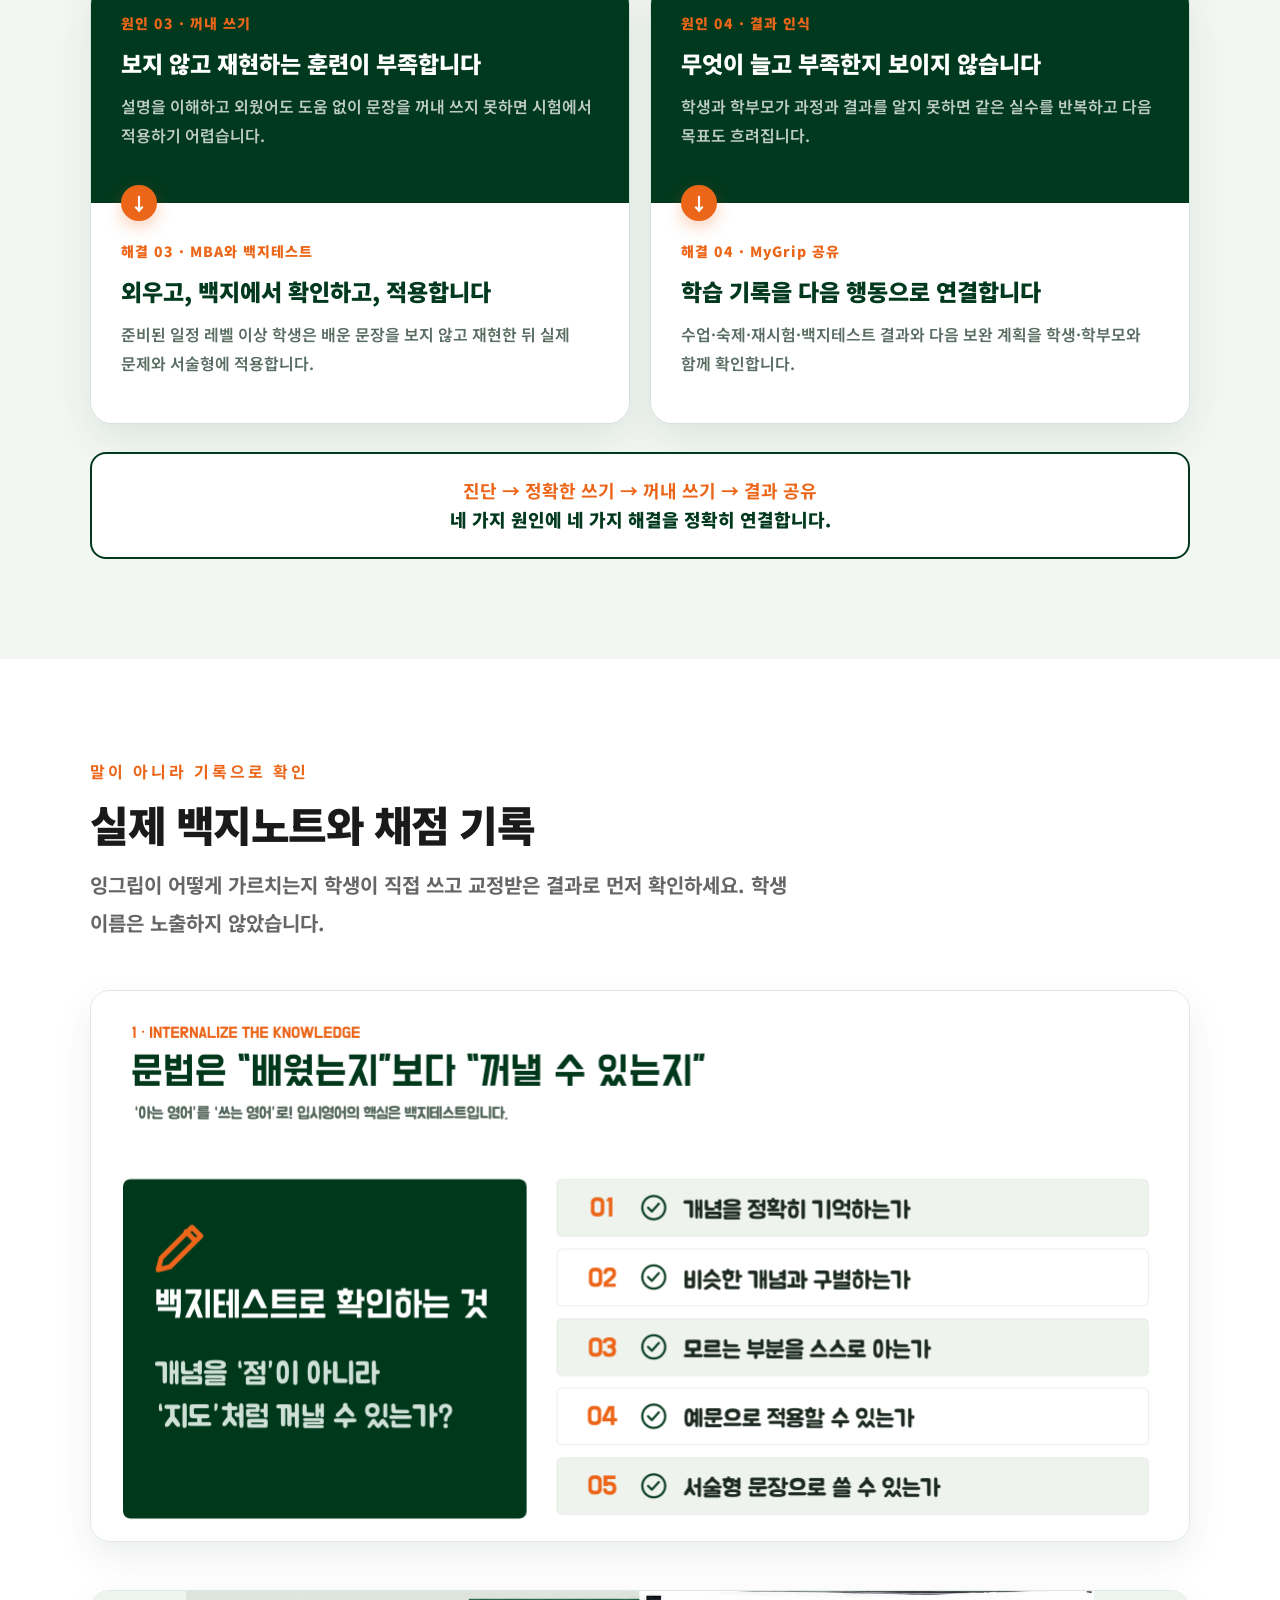
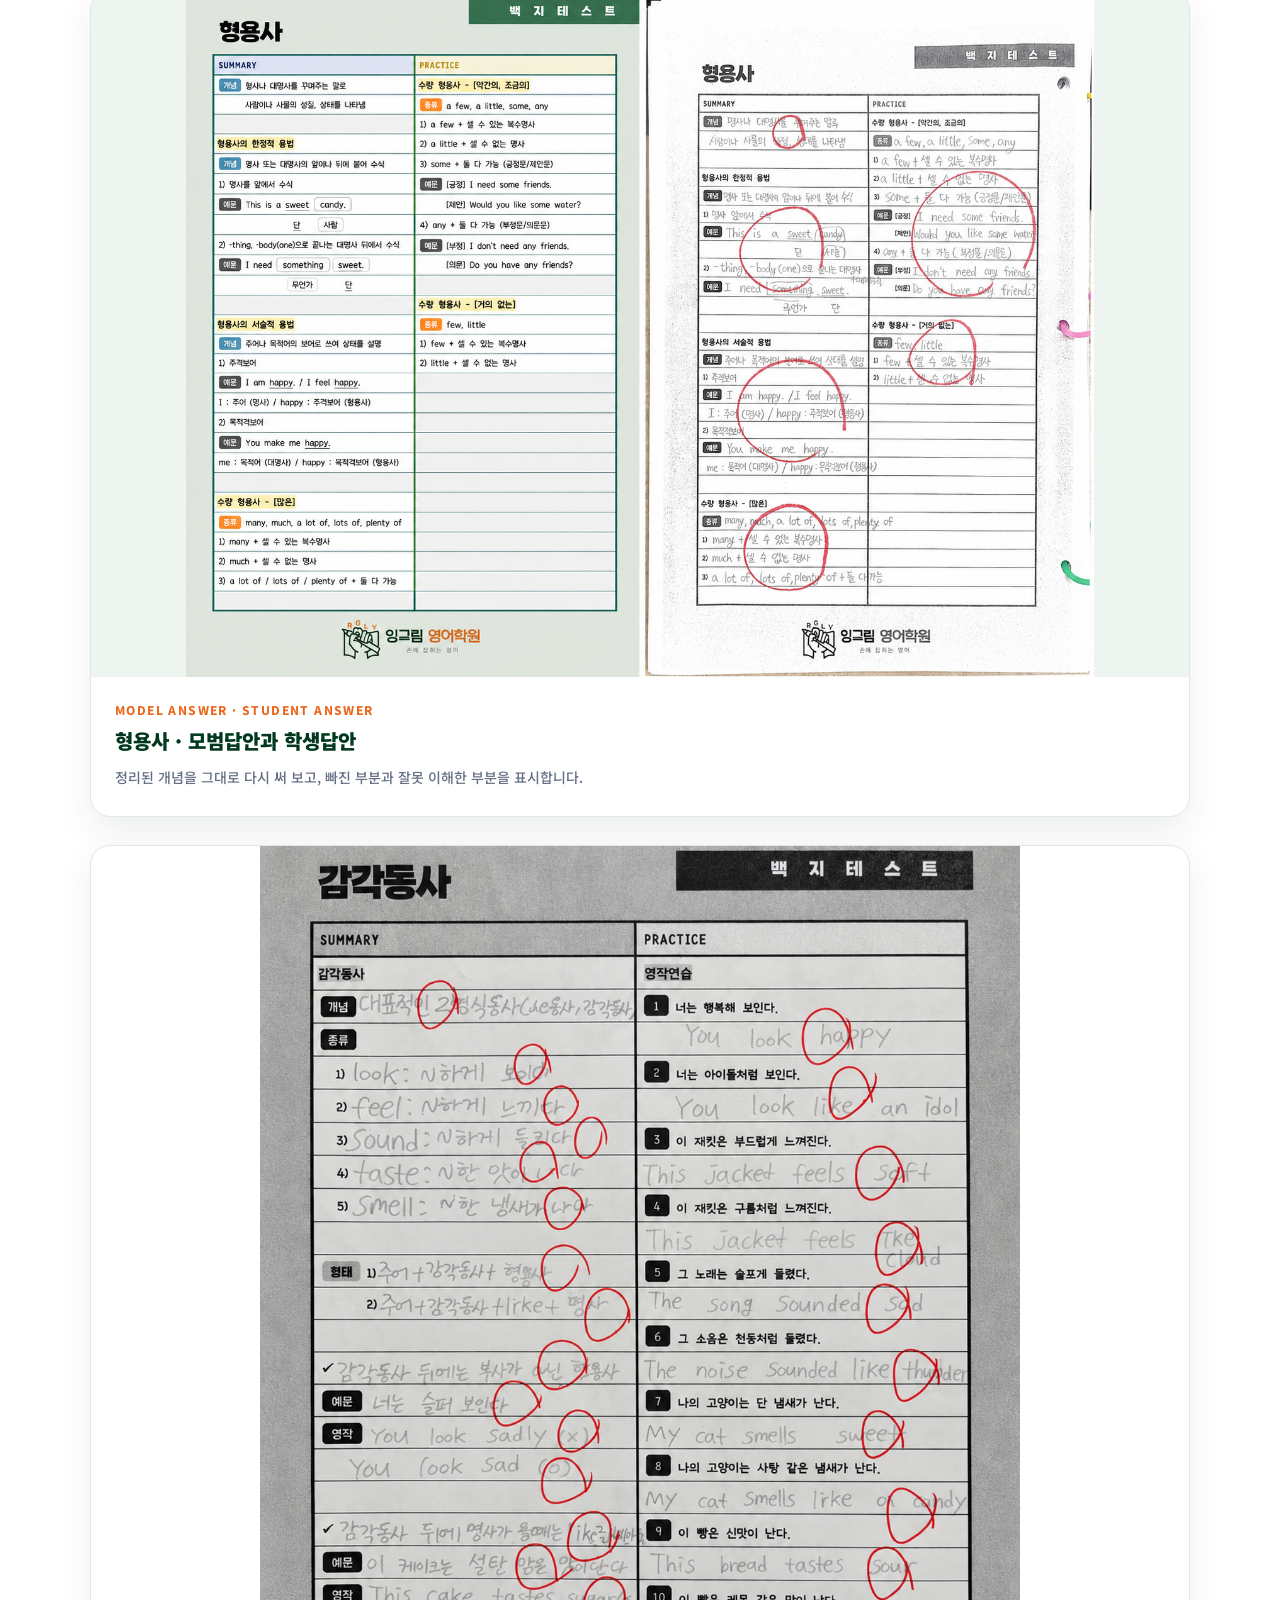
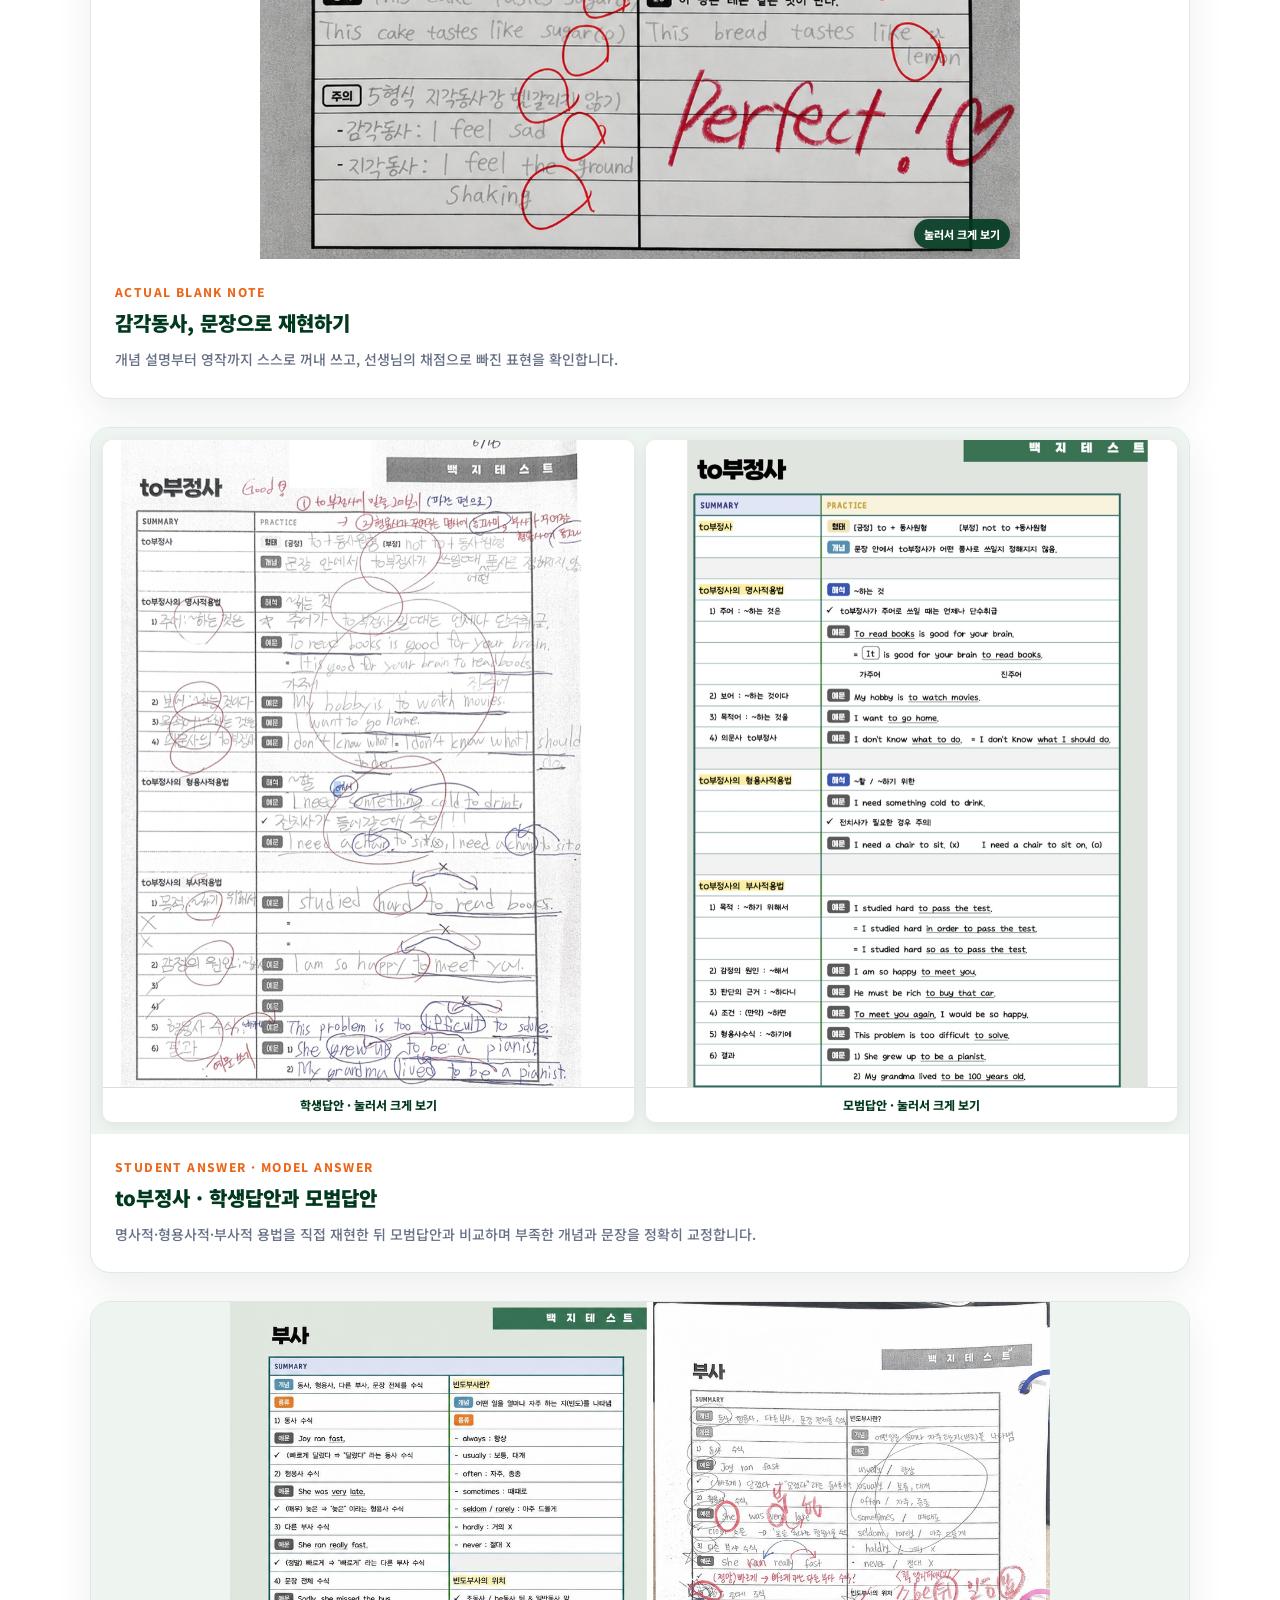
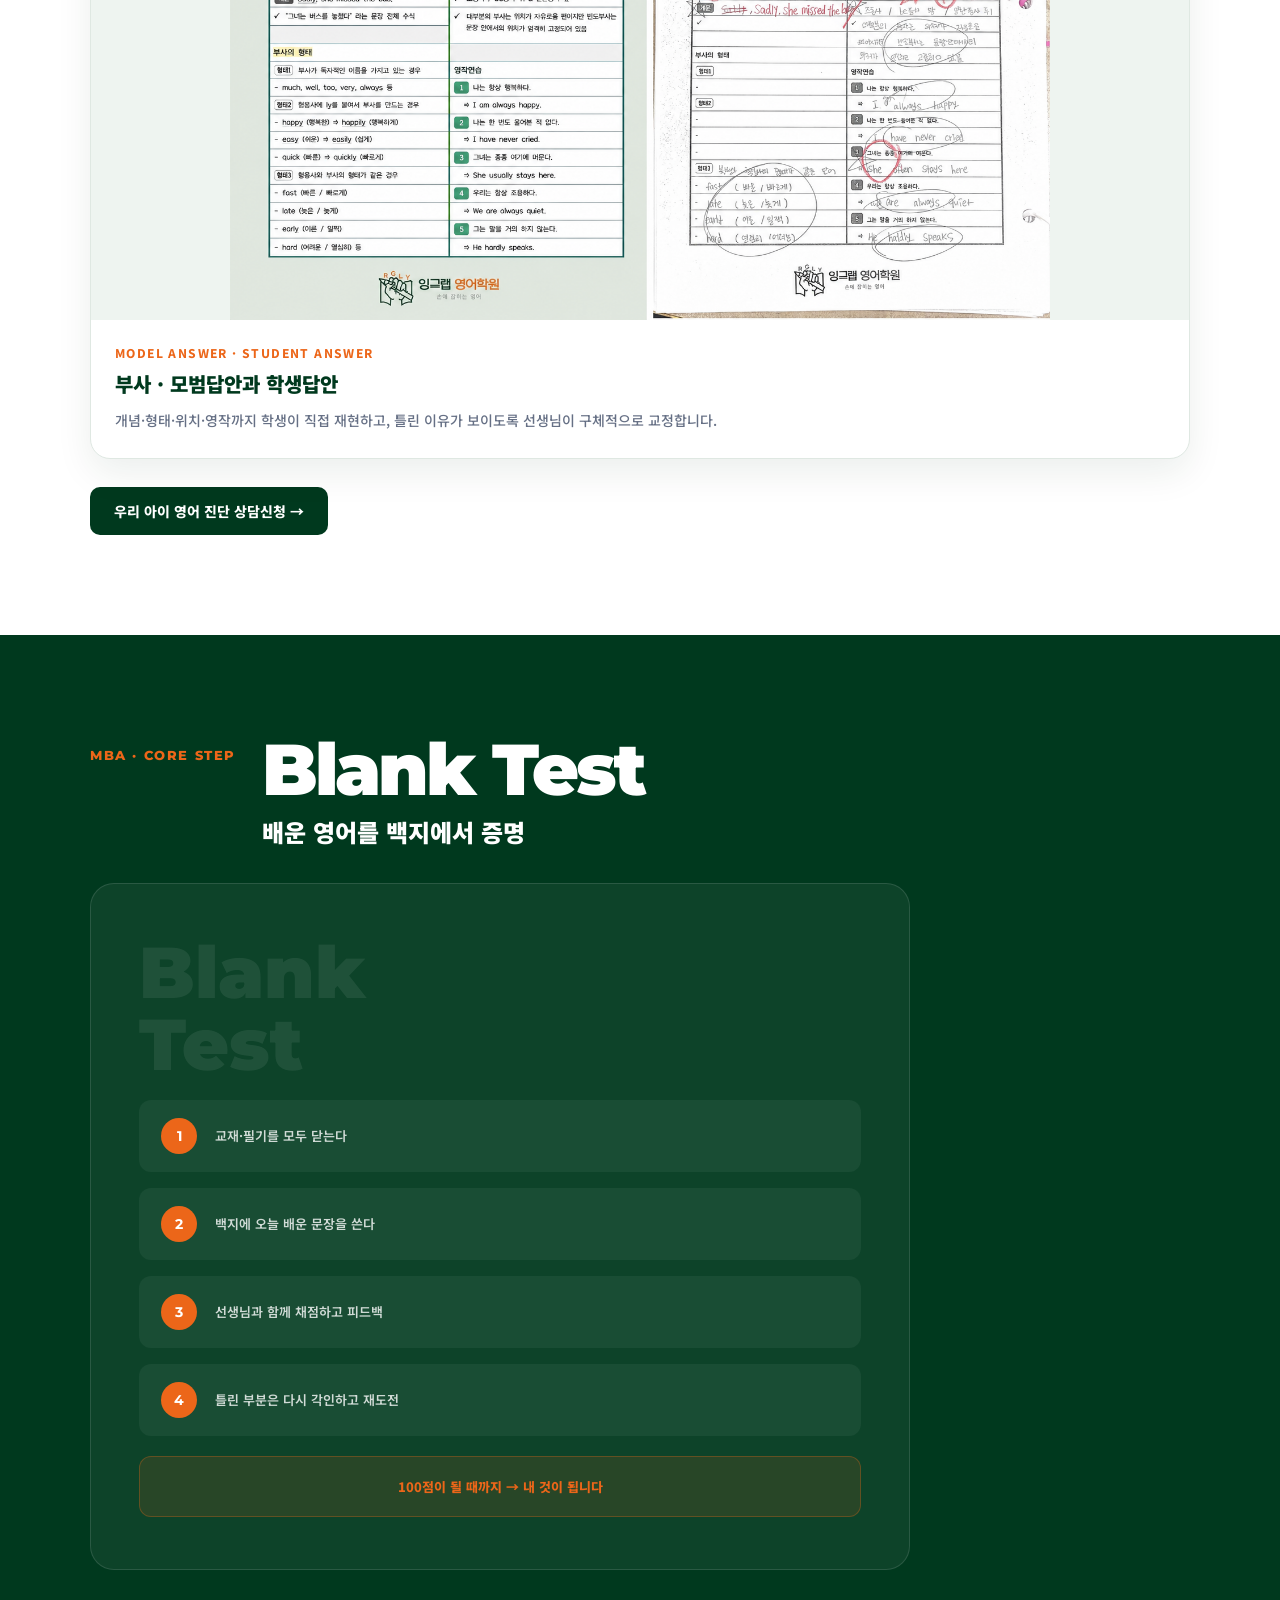
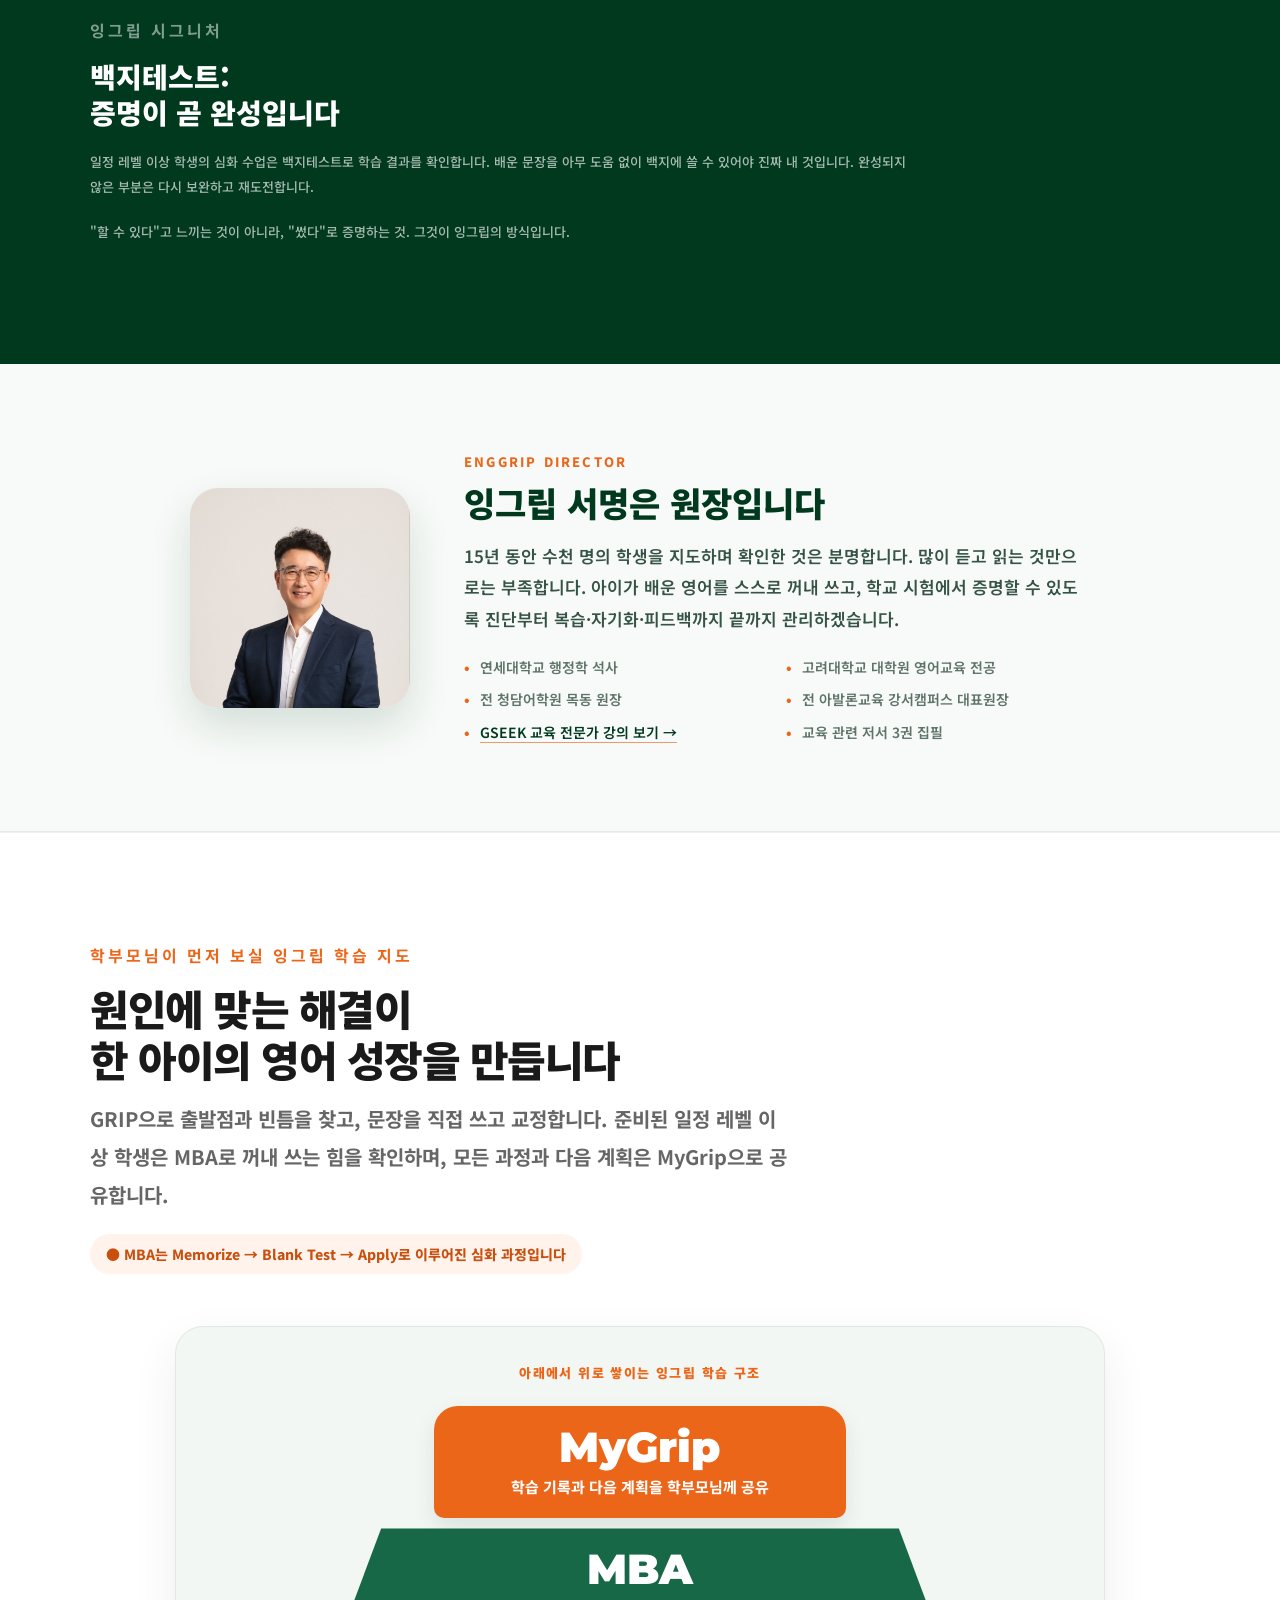
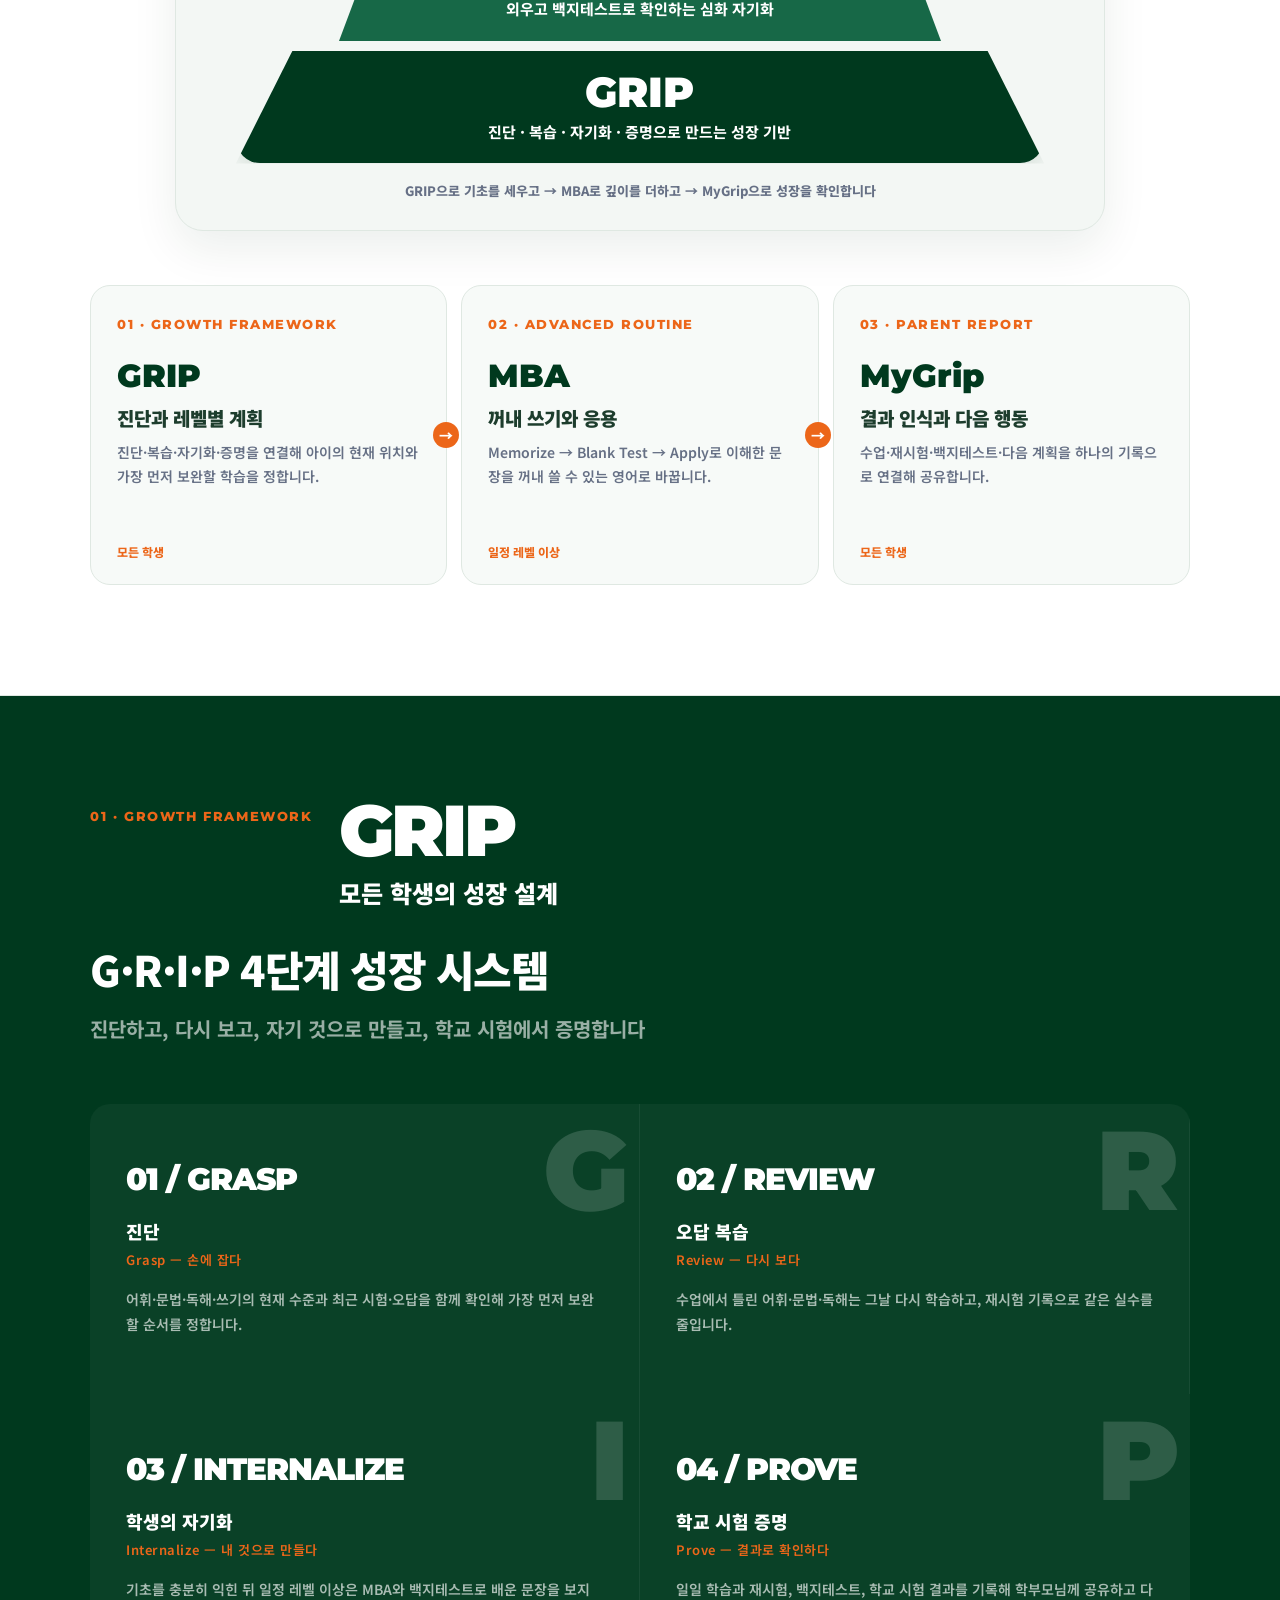
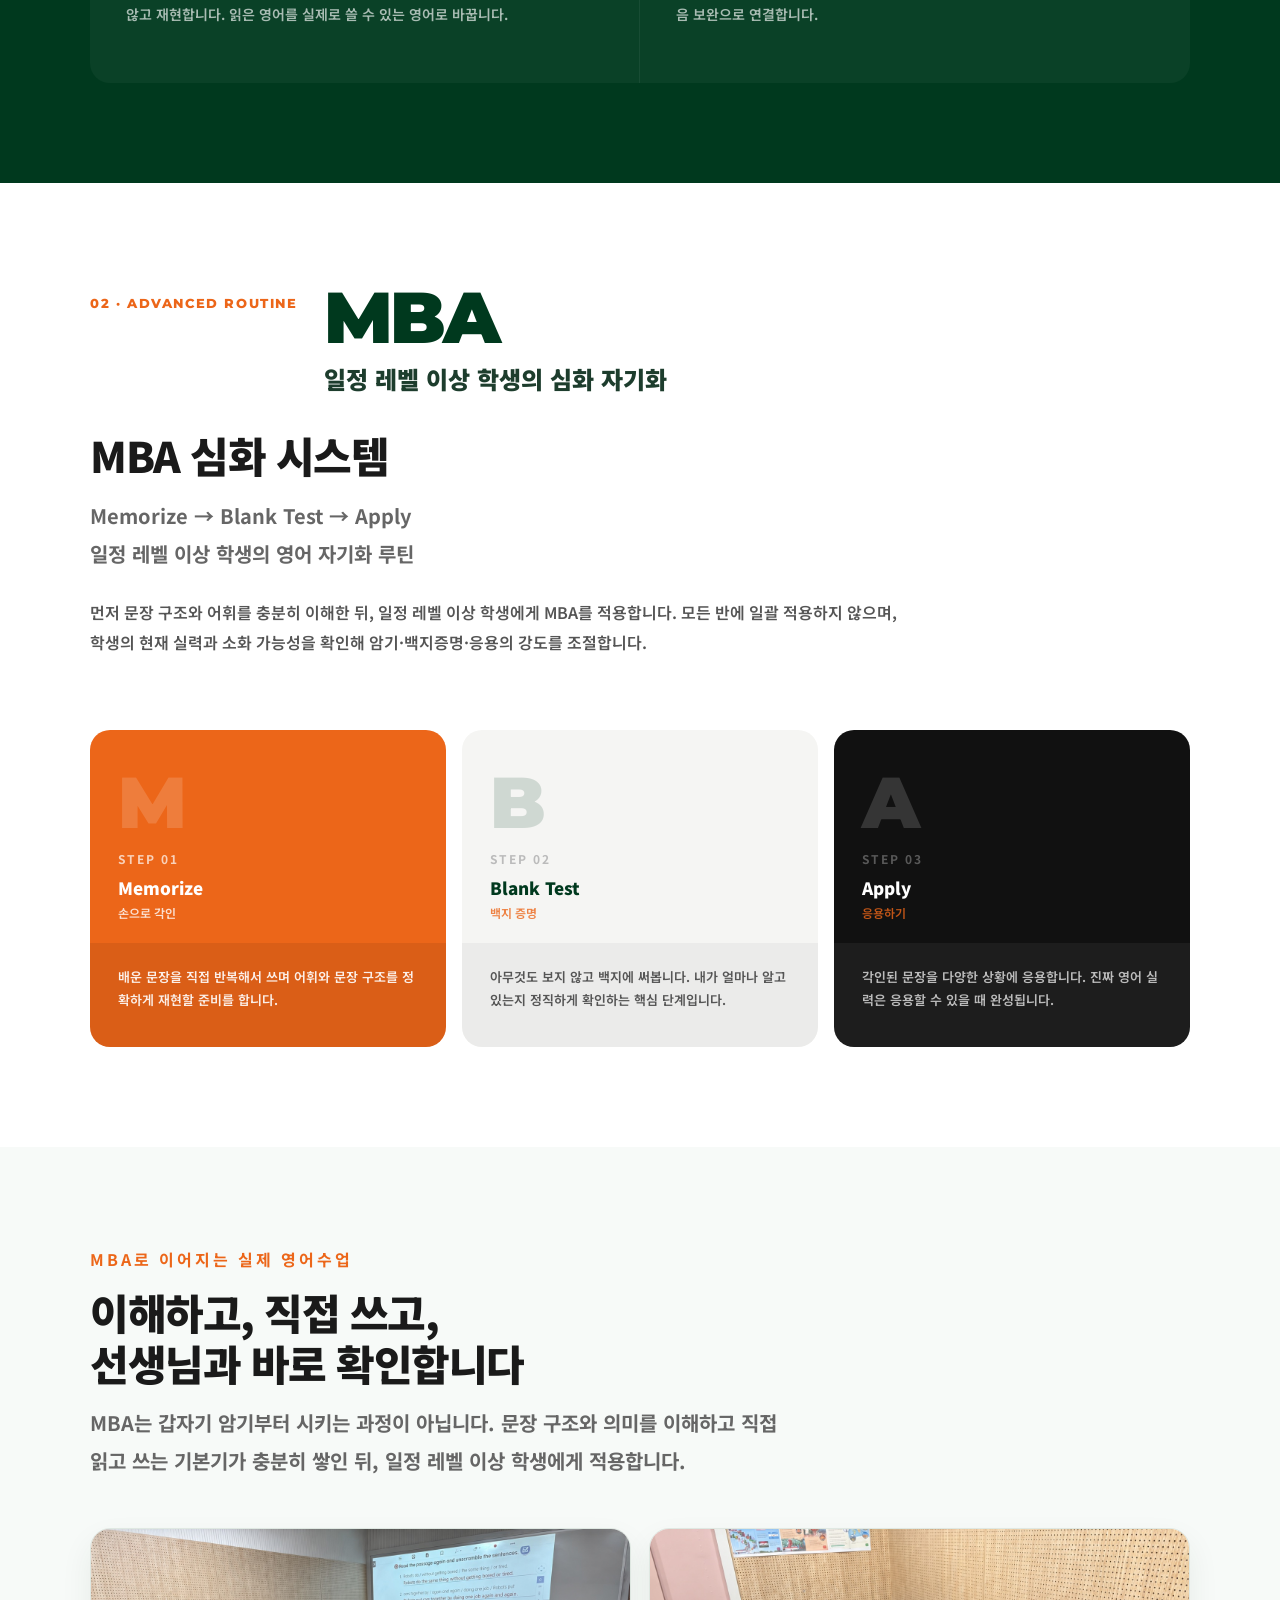
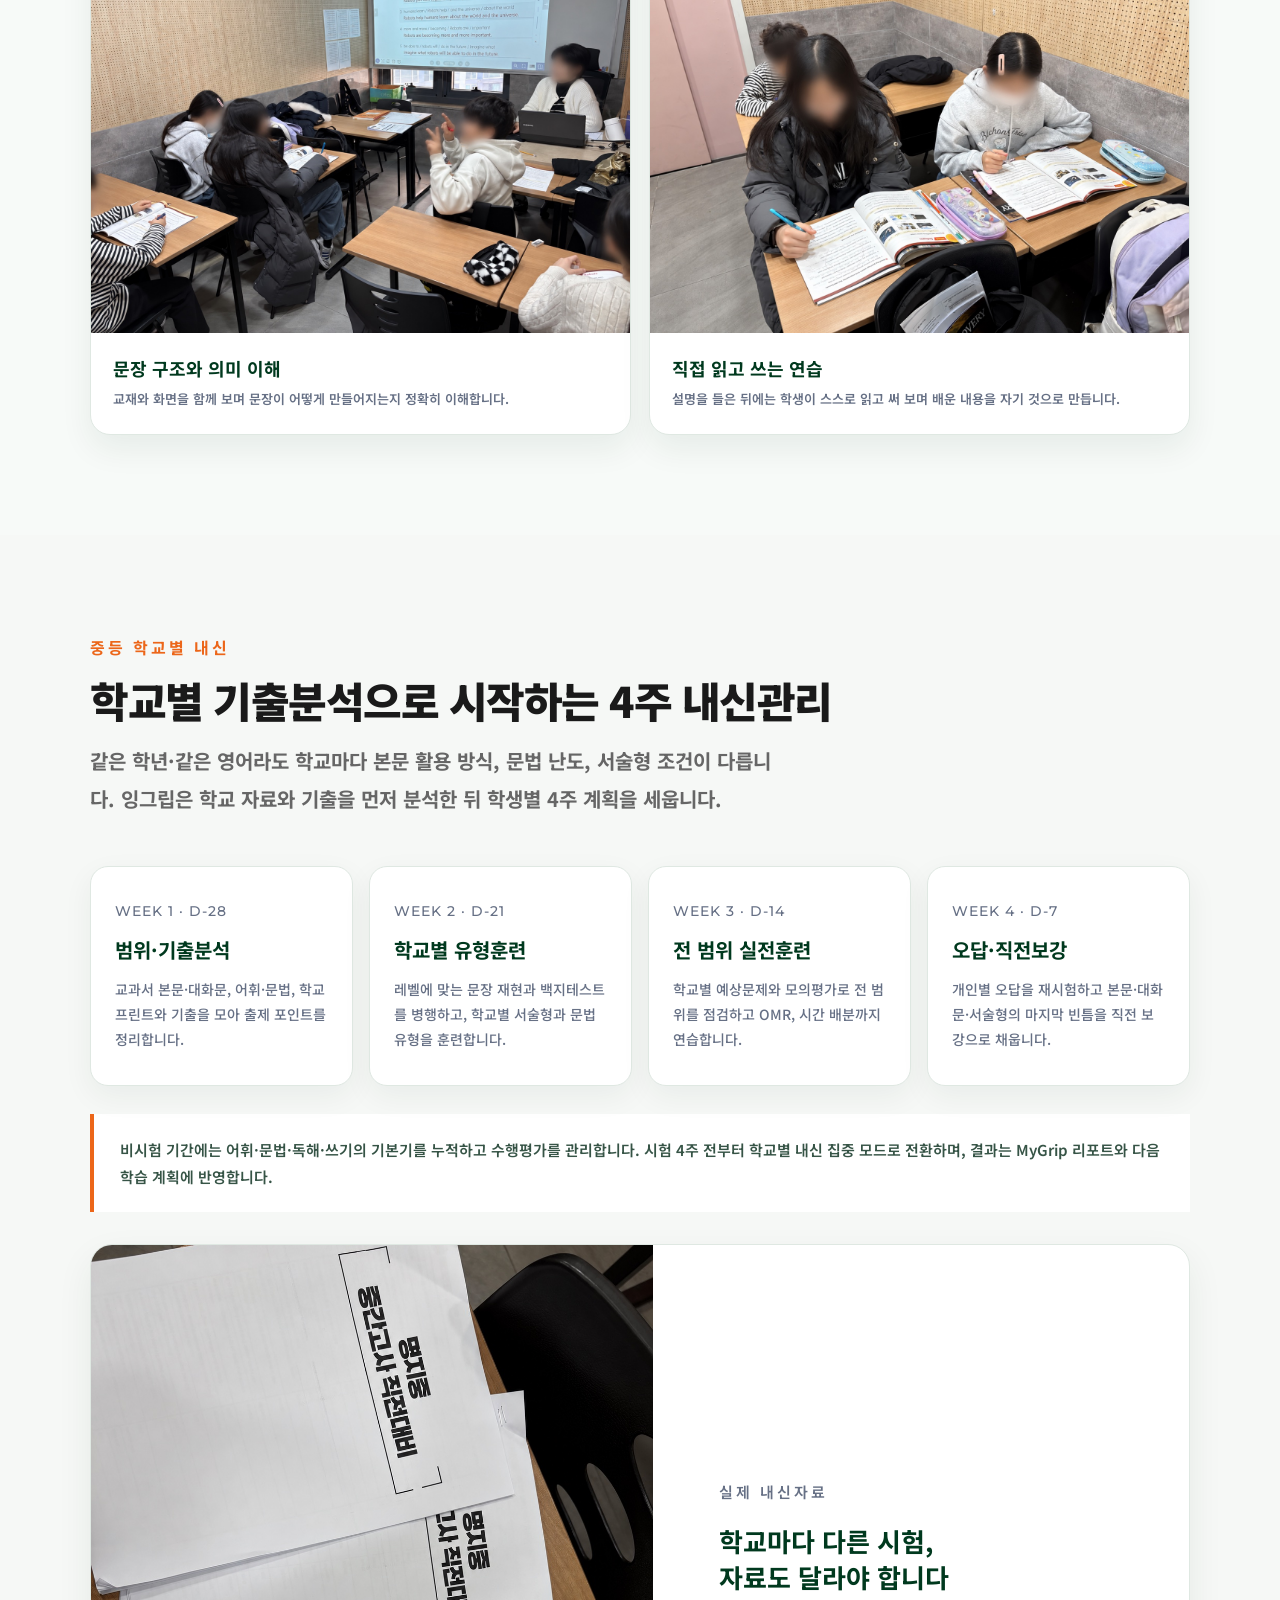
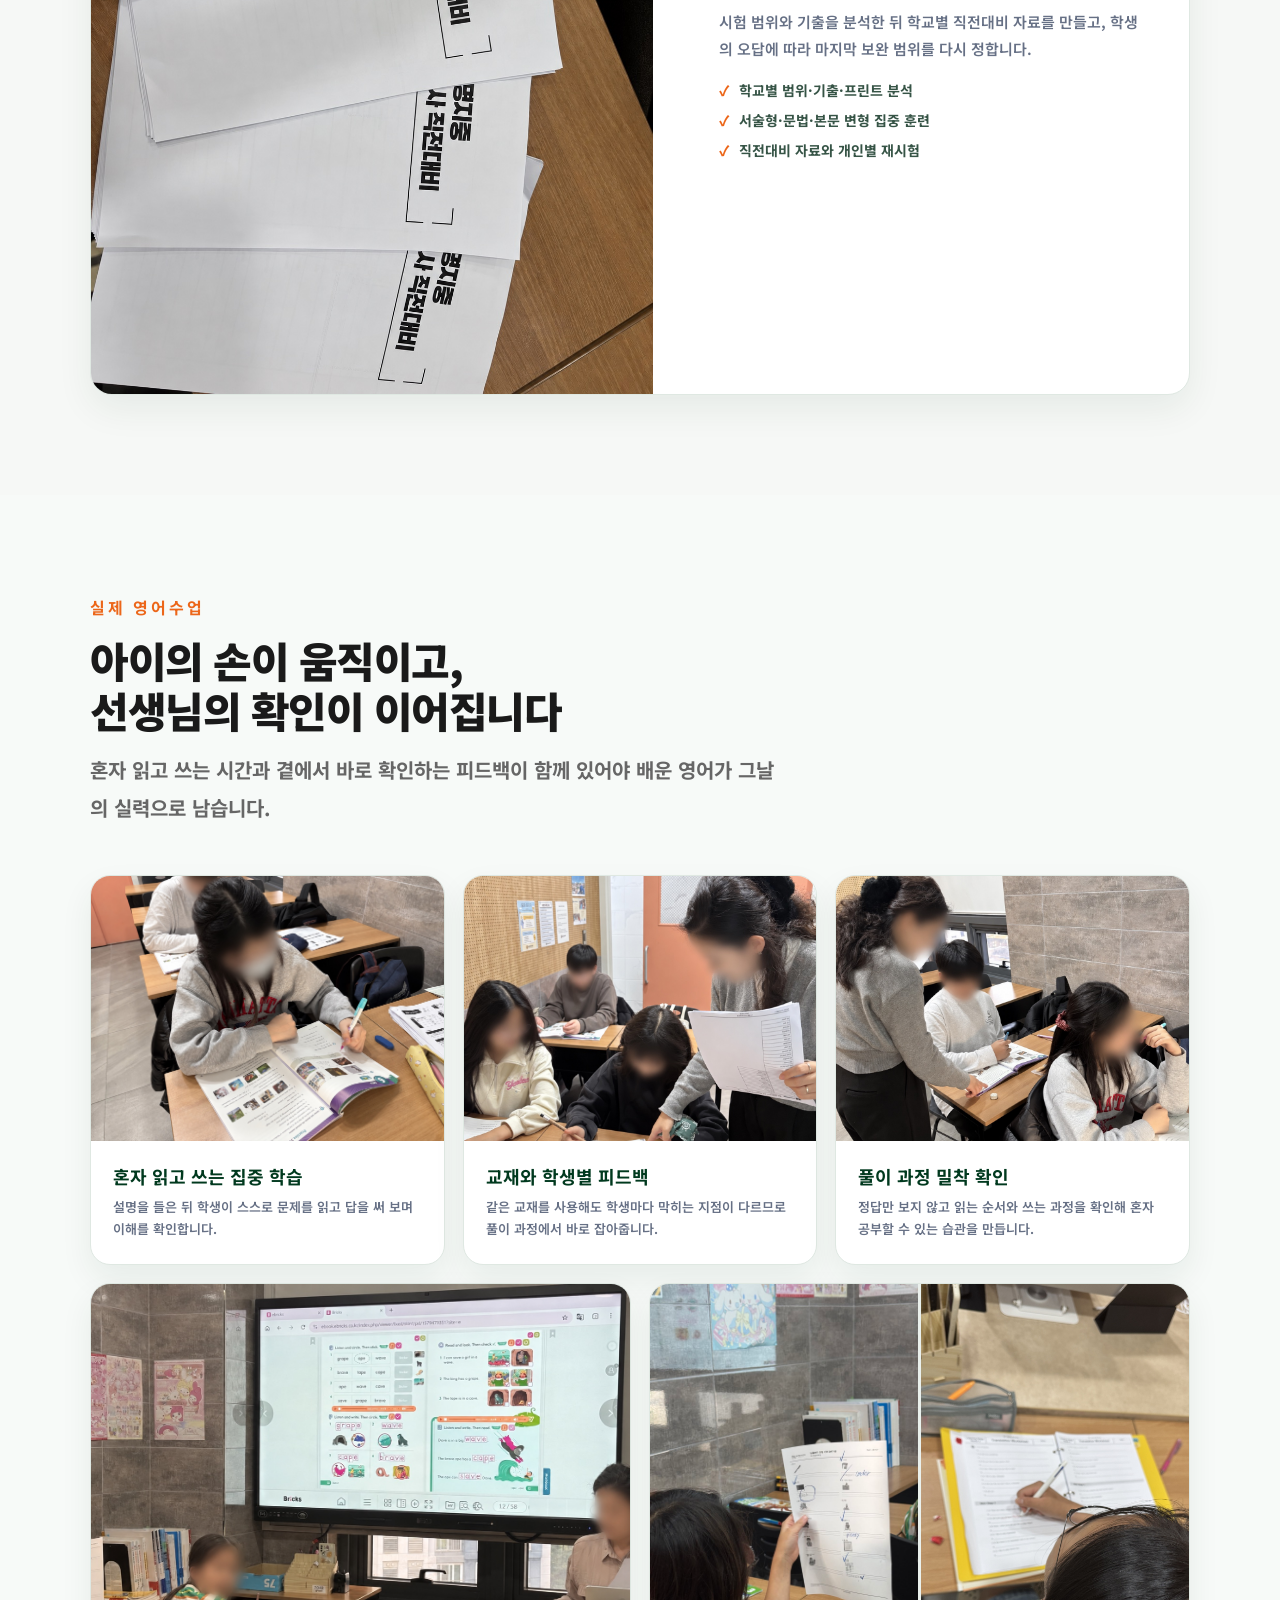
<file: english.html>
<!DOCTYPE html>
<html lang="ko">
<head>
<meta charset="UTF-8">
<meta name="viewport" content="width=device-width, initial-scale=1.0">
<title>잉그립 영어학원 — 손에 잡히는 영어</title>
<meta name="description" content="서울 서대문구 가재울 잉그립 영어학원. GRIP 성장관리, 일정 레벨 이상 MBA 심화, 백지테스트, 학교별 기출분석과 4주 내신관리.">
<link rel="icon" href="assets/images/logo/grip-icon.png" type="image/png">
<link href="https://fonts.googleapis.com/css2?family=Noto+Sans+KR:wght@300;400;500;700;900&family=Montserrat:wght@400;600;700;800&display=swap" rel="stylesheet">
<script async src="https://www.googletagmanager.com/gtag/js?id=G-V08TZZS1C8"></script>
<script>
  window.dataLayer = window.dataLayer || [];
  function gtag(){dataLayer.push(arguments);}
  gtag('js', new Date());
  gtag('config', 'G-V08TZZS1C8');
</script>
<style>
*{margin:0;padding:0;box-sizing:border-box;}
html{scroll-behavior:smooth;}
body{font-family:'Noto Sans KR',sans-serif;background:#fff;color:#1a1a1a;overflow-x:hidden;}

nav{position:fixed;top:0;left:0;right:0;z-index:100;background:rgba(255,255,255,0.97);border-bottom:1px solid #e8e8e8;height:64px;display:flex;align-items:center;justify-content:space-between;padding:0 40px;}
.nav-back{font-size:12px;color:#aaa;text-decoration:none;display:flex;align-items:center;gap:6px;transition:color 0.2s;}
.nav-back:hover{color:#00391e;}
.nav-menu{display:flex;align-items:center;gap:20px;}
.nav-menu a{font-size:13px;font-weight:500;color:#555;text-decoration:none;transition:color 0.2s;}
.nav-menu a:hover{color:#00391e;}
.nav-cta{background:#00391e;color:#fff !important;padding:8px 18px;border-radius:6px;transition:background 0.2s;}
.nav-cta:hover{background:#ec6619 !important;}

.hero{background:#00391e;padding:126px 40px 86px;position:relative;overflow:hidden;}
.hero::before{content:'A B C D E F G H I J K';font-family:'Montserrat',sans-serif;font-size:120px;font-weight:800;color:rgba(255,255,255,0.04);position:absolute;top:20px;left:-20px;white-space:nowrap;pointer-events:none;letter-spacing:20px;}
.hero::after{content:'';position:absolute;bottom:0;right:0;width:600px;height:600px;background:radial-gradient(circle,rgba(236,102,25,0.15) 0%,transparent 70%);pointer-events:none;}
.hero-inner{max-width:1280px;margin:0 auto;position:relative;z-index:1;}
.hero-layout{display:grid;grid-template-columns:minmax(0,0.86fr) minmax(480px,1.14fr);grid-template-areas:'copy-top video' 'copy-bottom video';column-gap:64px;align-items:center;}
.hero-copy-top{grid-area:copy-top;align-self:end;}
.hero-copy-bottom{grid-area:copy-bottom;align-self:start;}
.hero-tag{font-size:14px;font-weight:700;letter-spacing:4px;text-transform:uppercase;color:#ec6619;margin-bottom:16px;}
.hero-slogan{font-size:20px;color:rgba(255,255,255,0.5);font-weight:300;margin-bottom:16px;letter-spacing:2px;}
.hero-title{font-size:60px;font-weight:900;color:#fff;line-height:1.05;margin-bottom:20px;letter-spacing:-2px;}
.hero-title span{color:#ec6619;}
.hero-desc{font-size:17px;color:rgba(255,255,255,0.6);font-weight:300;line-height:1.9;margin-bottom:38px;max-width:560px;}
.hero-metrics{display:flex;gap:36px;flex-wrap:wrap;}
.hero-metric-num{font-family:'Montserrat',sans-serif;font-size:38px;font-weight:800;color:#ec6619;line-height:1;}
.hero-metric-label{font-size:13px;color:rgba(255,255,255,0.4);margin-top:6px;}
.hero-ctas{display:flex;gap:12px;margin-top:34px;flex-wrap:wrap;}
.hero-btn{display:inline-flex;align-items:center;gap:8px;padding:15px 30px;border-radius:8px;font-size:15px;font-weight:600;text-decoration:none;transition:all 0.2s;}
.hero-btn-p{background:#ec6619;color:#fff;}
.hero-btn-p:hover{background:#d45a14;}
.hero-btn-s{background:rgba(255,255,255,0.1);color:#fff;border:1px solid rgba(255,255,255,0.2);}
.hero-btn-s:hover{background:rgba(255,255,255,0.2);}
.hero-video-card{grid-area:video;align-self:center;background:rgba(255,255,255,0.08);border:1px solid rgba(255,255,255,0.18);border-radius:22px;padding:14px;box-shadow:0 28px 70px rgba(0,20,10,0.34);backdrop-filter:blur(8px);}
.hero-video-heading{display:flex;align-items:center;justify-content:space-between;gap:16px;padding:4px 6px 12px;}
.hero-video-heading strong{font-size:15px;color:#fff;letter-spacing:-0.2px;}
.hero-video-heading span{font-size:12px;color:#ec6619;font-weight:700;white-space:nowrap;}
.hero-video-stage{position:relative;border-radius:14px;overflow:hidden;background:#111;}
.hero-video{display:block;width:100%;aspect-ratio:16/9;object-fit:cover;border-radius:14px;background:#111;}
.hero-video-end-cta{position:absolute;inset:0;display:flex;align-items:flex-end;justify-content:center;padding:18px 18px 52px;opacity:0;pointer-events:none;transition:opacity 0.25s ease,background 0.25s ease;}
.hero-video-end-cta.is-visible{opacity:1;}
.hero-video-end-link{pointer-events:auto;display:flex;flex-direction:column;align-items:center;gap:3px;min-width:min(360px,90%);padding:13px 22px;border-radius:12px;background:rgba(236,102,25,0.96);color:#fff;text-decoration:none;text-align:center;box-shadow:0 10px 28px rgba(0,0,0,0.3);transition:background 0.2s,transform 0.2s;}
.hero-video-end-link:hover{background:#d45a14;transform:translateY(-2px);}
.hero-video-end-link strong{font-size:16px;line-height:1.35;}
.hero-video-end-link span{font-size:11px;color:rgba(255,255,255,0.82);}
.hero-video-end-cta.is-ended{align-items:center;padding:0;background:rgba(0,57,30,0.86);pointer-events:auto;}
.hero-video-end-cta.is-ended .hero-video-end-link{display:none;}
.hero-video-end-card{display:none;width:min(430px,calc(100% - 24px));padding:16px;border:1px solid rgba(255,255,255,.22);border-radius:16px;background:rgba(0,57,30,.95);box-shadow:0 16px 36px rgba(0,0,0,.36);text-align:center;}
.hero-video-end-cta.is-ended .hero-video-end-card{display:block;}
.hero-video-end-title{font-size:17px;font-weight:900;color:#fff;line-height:1.3;}
.hero-video-end-desc{margin:4px 0 12px;font-size:12px;color:rgba(255,255,255,.74);}
.hero-video-end-actions{display:grid;grid-template-columns:1fr 1fr;gap:8px;}
.hero-video-end-action{display:flex;align-items:center;justify-content:center;min-height:38px;padding:9px 12px;border:1px solid rgba(255,255,255,.32);border-radius:9px;background:rgba(255,255,255,.1);color:#fff;font:inherit;font-size:13px;font-weight:800;text-decoration:none;cursor:pointer;transition:background .2s,transform .2s;}
.hero-video-end-action:hover{background:rgba(255,255,255,.2);transform:translateY(-1px);}
.hero-video-end-action-primary{grid-column:1/-1;border-color:#ec6619;background:#ec6619;}
.hero-video-end-action-primary:hover{background:#d45a14;}
.hero-video-share-status{min-height:15px;margin-top:6px;font-size:11px;color:#ffc29f;}
.hero-video-foot{display:flex;align-items:center;justify-content:space-between;gap:18px;padding:13px 6px 3px;}
.hero-video-foot p{font-size:12px;color:rgba(255,255,255,0.58);line-height:1.5;}
.hero-video-apply{flex-shrink:0;color:#fff;font-size:13px;font-weight:700;text-decoration:none;background:#ec6619;border-radius:8px;padding:10px 14px;transition:background 0.2s,transform 0.2s;}
.hero-video-apply:hover{background:#d45a14;transform:translateY(-1px);}


.w-inner{max-width:1100px;margin:0 auto;}
.eyebrow{font-size:16px;font-weight:700;letter-spacing:3px;text-transform:uppercase;color:#ec6619;margin-bottom:16px;}
.eyebrow-dim{color:rgba(255,255,255,0.5);}
.eyebrow-lg{font-size:22px;font-weight:900;letter-spacing:2px;text-transform:uppercase;color:#ec6619;margin-bottom:20px;}
.eyebrow-xl{font-size:16px;font-weight:700;letter-spacing:3px;text-transform:uppercase;color:#ec6619;margin-bottom:16px;}
.heading{font-size:42px;font-weight:900;color:#1a1a1a;line-height:1.2;margin-bottom:16px;letter-spacing:-1.5px;}
.heading-w{color:#fff;}
.lead{font-size:20px;color:#666;font-weight:700;line-height:1.9;margin-bottom:48px;max-width:700px;}
.lead-w{color:rgba(255,255,255,0.6);}

/* DIRECTOR */
.director-sec{background:#f7faf8;padding:88px 40px;border-bottom:1px solid #e4ece7;}
.director-layout{max-width:900px;margin:0 auto;display:grid;grid-template-columns:220px 1fr;gap:54px;align-items:center;}
.director-photo{width:220px;aspect-ratio:1/1;border-radius:28px;object-fit:cover;object-position:top center;box-shadow:0 18px 42px rgba(0,57,30,.14);}
.director-kicker{font-size:13px;font-weight:800;letter-spacing:2.2px;color:#ec6619;margin-bottom:10px;}
.director-title{font-size:34px;font-weight:900;color:#00391e;line-height:1.3;margin-bottom:14px;}
.director-message{font-size:17px;line-height:1.85;color:#365446;font-weight:600;margin-bottom:22px;}
.director-profile{display:grid;grid-template-columns:repeat(2,minmax(0,1fr));gap:10px 18px;}
.director-profile span{font-size:14px;line-height:1.6;color:#5f7468;font-weight:600;padding-left:16px;position:relative;}
.director-profile span::before{content:'•';position:absolute;left:0;color:#ec6619;font-weight:900;}
.director-profile a{color:#00391e;text-decoration:underline;text-decoration-color:rgba(236,102,25,.65);text-underline-offset:4px;}
.director-profile a:hover{color:#ec6619;}

/* STORY: 4 CAUSES → 4 SOLUTIONS */
.story{background:#f3f7f4;padding:100px 40px;}
.story-head{max-width:880px;margin-bottom:46px;}
.story-q{font-size:46px;font-weight:900;color:#00391e;line-height:1.3;letter-spacing:-1.8px;margin-bottom:20px;}
.story-q em{color:#ec6619;font-style:normal;}
.story-lead{font-size:19px;color:#4f6a5d;line-height:1.85;font-weight:650;}
.cause-solution-grid{display:grid;grid-template-columns:repeat(2,minmax(0,1fr));gap:20px;}
.cause-solution-card{overflow:hidden;border:1px solid #d6e3da;border-radius:22px;background:#fff;box-shadow:0 16px 38px rgba(0,57,30,.09);}
.cause-block,.answer-block{padding:30px 30px 32px;min-height:220px;}
.cause-block{background:#00391e;color:#fff;}
.answer-block{position:relative;background:#fff;}
.answer-block::before{content:'↓';position:absolute;top:-18px;left:30px;width:36px;height:36px;border-radius:50%;display:flex;align-items:center;justify-content:center;background:#ec6619;color:#fff;font-size:18px;font-weight:900;box-shadow:0 6px 16px rgba(236,102,25,.3);}
.pair-label{font-size:14px;font-weight:900;letter-spacing:1px;color:#ec6619;margin-bottom:14px;}
.answer-block .pair-label{margin-top:8px;}
.pair-title{font-size:23px;font-weight:900;line-height:1.45;margin-bottom:12px;word-break:keep-all;}
.cause-block .pair-title{color:#fff;}
.answer-block .pair-title{color:#00391e;}
.pair-desc{font-size:16px;line-height:1.8;font-weight:600;word-break:keep-all;}
.cause-block .pair-desc{color:rgba(255,255,255,.74);}
.answer-block .pair-desc{color:#586c62;}
.solution-promise{margin-top:28px;background:#fff;border:2px solid #00391e;border-radius:16px;padding:22px 26px;text-align:center;color:#00391e;font-size:18px;font-weight:850;line-height:1.65;word-break:keep-all;}
.solution-promise strong{color:#ec6619;}

/* SYSTEM MAP */
.system-map{background:#fff;padding:110px 40px;border-top:1px solid #edf2ee;border-bottom:1px solid #dfe8e2;}
.system-map-intro{max-width:860px;margin-bottom:52px;}
.system-map-note{display:inline-flex;align-items:center;gap:8px;margin-top:20px;padding:10px 16px;border-radius:999px;background:#fff3ec;color:#c84f0d;font-size:14px;font-weight:800;}
.learning-tower{max-width:930px;margin:0 auto 54px;padding:36px 34px 30px;border-radius:28px;background:#f3f7f4;border:1px solid #dfe8e2;box-shadow:0 18px 46px rgba(0,57,30,.08);}
.learning-tower-label{text-align:center;margin-bottom:24px;font-size:13px;font-weight:900;letter-spacing:1.4px;color:#ec6619;}
.learning-tower-stage{margin:0 auto 10px;padding:20px 28px;text-align:center;color:#fff;box-shadow:0 10px 22px rgba(0,57,30,.1);}
.learning-tower-stage:last-child{margin-bottom:0;}
.learning-tower-stage strong{display:block;font-family:'Montserrat',sans-serif;font-size:clamp(28px,3.4vw,42px);font-weight:900;line-height:1;margin-bottom:8px;}
.learning-tower-stage span{display:block;font-size:15px;line-height:1.5;font-weight:750;}
.learning-tower-top{width:48%;border-radius:24px 24px 10px 10px;background:#ec6619;}
.learning-tower-middle{width:70%;background:#176847;clip-path:polygon(7% 0,93% 0,100% 100%,0 100%);}
.learning-tower-base{width:94%;border-radius:10px 10px 24px 24px;background:#00391e;clip-path:polygon(7% 0,93% 0,100% 100%,0 100%);}
.learning-tower-flow{text-align:center;margin-top:18px;font-size:13px;font-weight:800;color:#667085;}
.system-map-grid{display:grid;grid-template-columns:repeat(3,minmax(0,1fr));gap:14px;}
.system-map-card{position:relative;display:block;min-height:300px;padding:30px 26px;border:1px solid #dfe8e2;border-radius:20px;background:#f7faf8;text-decoration:none;transition:transform .2s,border-color .2s,box-shadow .2s;}
.system-map-card:hover{transform:translateY(-5px);border-color:#ec6619;box-shadow:0 16px 36px rgba(0,57,30,.09);}
.system-map-num{font-family:'Montserrat',sans-serif;font-size:13px;font-weight:800;color:#ec6619;letter-spacing:1.5px;margin-bottom:28px;}
.system-map-term{font-family:'Montserrat',sans-serif;font-size:clamp(26px,2.5vw,34px);font-weight:900;color:#00391e;line-height:1;margin-bottom:12px;overflow-wrap:anywhere;}
.system-map-title{font-size:19px;font-weight:900;color:#1d3d2d;margin-bottom:10px;}
.system-map-desc{font-size:14px;line-height:1.7;color:#667085;font-weight:600;}
.system-map-scope{position:absolute;left:26px;bottom:24px;font-size:12px;font-weight:800;color:#ec6619;}
.system-map-arrow{position:absolute;right:-13px;top:50%;z-index:2;width:26px;height:26px;border-radius:50%;background:#ec6619;color:#fff;display:flex;align-items:center;justify-content:center;font-size:14px;font-weight:900;transform:translateY(-50%);}
.system-map-card:last-child .system-map-arrow{display:none;}

/* SHARED SYSTEM CHAPTER */
.system-chapter{display:flex;align-items:flex-start;gap:26px;margin-bottom:34px;}
.system-chapter-index{font-family:'Montserrat',sans-serif;font-size:13px;font-weight:800;letter-spacing:1.6px;color:#ec6619;padding-top:12px;white-space:nowrap;}
.system-chapter-term{font-family:'Montserrat',sans-serif;font-size:72px;font-weight:900;line-height:.95;letter-spacing:-3px;color:#00391e;margin-bottom:10px;}
.system-chapter-title{font-size:24px;font-weight:900;color:#1d3d2d;}
.system-chapter.dark .system-chapter-term,.system-chapter.dark .system-chapter-title{color:#fff;}
.system-chapter.dark .system-chapter-index{color:#ec6619;}

/* GRIP */
.grip-sec{background:#00391e;padding:100px 40px;}
.grip-steps{display:grid;grid-template-columns:repeat(2,1fr);gap:0;margin-top:56px;border-radius:20px;overflow:hidden;}
.grip-step{background:rgba(255,255,255,0.04);padding:56px 36px;border-right:1px solid rgba(255,255,255,0.06);position:relative;transition:background 0.3s;}
.grip-step:last-child{border-right:none;}
.grip-step:hover{background:rgba(255,255,255,0.09);}
.grip-letter{font-family:'Montserrat',sans-serif;font-size:112px;font-weight:900;color:rgba(255,255,255,0.15);position:absolute;top:10px;right:10px;line-height:1;}
.grip-num{font-family:'Montserrat',sans-serif;font-size:31px;font-weight:900;color:#fff;margin-bottom:20px;letter-spacing:-1px;position:relative;z-index:1;}
.grip-title{font-size:18px;font-weight:900;color:#fff;margin-bottom:6px;position:relative;z-index:1;}
.grip-sub{font-size:13px;color:#ec6619;font-weight:600;margin-bottom:18px;letter-spacing:0.5px;position:relative;z-index:1;}
.grip-desc{font-size:14px;color:rgba(255,255,255,0.65);line-height:1.8;font-weight:600;position:relative;z-index:1;}

/* MBA */
.mba-sec{background:#fff;padding:100px 40px;}
.mba-intro{display:grid;grid-template-columns:1fr;gap:40px;align-items:start;margin-bottom:72px;max-width:820px;}
.mba-intro-body{font-size:16px;color:#555;line-height:1.9;font-weight:600;}
.mba-steps{display:grid;grid-template-columns:repeat(3,1fr);gap:16px;}
.mba-card{border-radius:20px;overflow:hidden;}
.mba-card-head{padding:36px 28px 22px;}
.mba-letter{font-family:'Montserrat',sans-serif;font-size:72px;font-weight:900;line-height:1;margin-bottom:12px;opacity:0.15;}
.mba-num{font-size:12px;font-weight:700;letter-spacing:2px;text-transform:uppercase;margin-bottom:8px;}
.mba-name{font-size:17px;font-weight:900;margin-bottom:4px;}
.mba-sub{font-size:12px;font-weight:600;opacity:0.8;}
.mba-card-body{padding:22px 28px 36px;background:rgba(0,0,0,0.04);}
.mba-card-body p{font-size:13px;line-height:1.8;font-weight:600;}
.mba-card.memorize{background:#ec6619;}
.mba-card.memorize .mba-letter,.mba-card.memorize .mba-name,.mba-card.memorize .mba-sub{color:#fff;}
.mba-card.memorize .mba-num{color:rgba(255,255,255,0.7);}
.mba-card.memorize .mba-card-body{background:rgba(0,0,0,0.08);}
.mba-card.memorize .mba-card-body p{color:rgba(255,255,255,0.9);}
.mba-card.blank{background:#f5f5f3;}
.mba-card.blank .mba-letter,.mba-card.blank .mba-name{color:#00391e;}
.mba-card.blank .mba-sub{color:#ec6619;}
.mba-card.blank .mba-num{color:#bbb;}
.mba-card.blank .mba-card-body p{color:#555;}
.mba-card.apply{background:#111;}
.mba-card.apply .mba-letter,.mba-card.apply .mba-name{color:#fff;}
.mba-card.apply .mba-sub{color:#ec6619;}
.mba-card.apply .mba-num{color:rgba(255,255,255,0.3);}
.mba-card.apply .mba-card-body{background:rgba(255,255,255,0.05);}
.mba-card.apply .mba-card-body p{color:rgba(255,255,255,0.7);}

/* MBA CLASSROOM */
.mba-class-sec{background:#f7faf8;padding:100px 40px;}
.mba-class-grid{display:grid;grid-template-columns:repeat(2,minmax(0,1fr));gap:18px;margin-top:46px;}
.mba-class-card{overflow:hidden;border-radius:20px;background:#fff;border:1px solid #dfe8e2;box-shadow:0 14px 32px rgba(0,57,30,.07);}
.mba-class-photo{aspect-ratio:4/3;overflow:hidden;background:#eaf0ec;}
.mba-class-photo img{width:100%;height:100%;object-fit:cover;display:block;}
.mba-class-body{padding:22px 22px 24px;}
.mba-class-body h3{font-size:18px;color:#00391e;margin-bottom:7px;}
.mba-class-body p{font-size:13px;line-height:1.7;color:#667085;font-weight:600;}

/* 문장 각인 3단계 */
.imprint-sec{background:#f9f9f7;padding:100px 40px;}
.imprint-steps{display:grid;grid-template-columns:1fr;gap:16px;margin-top:56px;max-width:820px;}
.imprint-card{background:#fff;border-radius:20px;padding:48px 36px;border:1px solid #eee;position:relative;transition:transform 0.2s,border-color 0.2s;}
.imprint-card:hover{transform:translateY(-6px);border-color:#ec6619;}
.imprint-num{font-family:'Montserrat',sans-serif;font-size:72px;font-weight:900;color:rgba(0,57,30,0.07);line-height:1;margin-bottom:16px;}
.imprint-title{font-size:22px;font-weight:900;color:#00391e;margin-bottom:12px;}
.imprint-desc{font-size:16px;color:#666;line-height:1.9;font-weight:500;}
.imprint-arrow{display:flex;align-items:center;justify-content:center;font-size:28px;color:#ec6619;margin-top:16px;}

/* 백지테스트 */
.blank-sec{background:#00391e;padding:100px 40px;}
.blank-layout{display:grid;grid-template-columns:1fr;gap:48px;align-items:start;max-width:820px;}
.blank-visual{background:rgba(255,255,255,0.05);border:1px solid rgba(255,255,255,0.12);border-radius:24px;padding:52px 48px;}
.blank-title-en{font-family:'Montserrat',sans-serif;font-size:72px;font-weight:900;color:rgba(255,255,255,0.08);line-height:1;margin-bottom:20px;}
.blank-steps{display:flex;flex-direction:column;gap:16px;}
.blank-step{display:flex;align-items:center;gap:18px;padding:18px 22px;background:rgba(255,255,255,0.05);border-radius:12px;}
.blank-step-n{width:36px;height:36px;border-radius:50%;background:#ec6619;color:#fff;font-family:'Montserrat',sans-serif;font-size:14px;font-weight:700;display:flex;align-items:center;justify-content:center;flex-shrink:0;}
.blank-step-text{font-size:13px;color:rgba(255,255,255,0.8);font-weight:600;}
.blank-result{margin-top:20px;background:rgba(236,102,25,0.12);border:1px solid rgba(236,102,25,0.3);border-radius:12px;padding:20px;text-align:center;font-size:13px;color:#ec6619;font-weight:800;}
.blank-heading{font-size:28px;font-weight:900;color:#fff;line-height:1.3;margin-bottom:20px;}
.blank-body{font-size:13px;color:rgba(255,255,255,0.65);line-height:1.9;font-weight:500;margin-bottom:20px;}
.blank-evidence-grid{display:grid;grid-template-columns:1fr;gap:24px;margin-top:44px;}
.blank-evidence-card{overflow:hidden;border-radius:18px;background:#fff;border:1px solid rgba(255,255,255,.15);}
.blank-evidence-photo{aspect-ratio:4/3;overflow:hidden;background:#eef3ef;}
.blank-evidence-card.wide .blank-evidence-photo{aspect-ratio:16/8.6;}
.blank-evidence-photo img{width:100%;height:100%;object-fit:cover;display:block;}
.blank-evidence-caption{padding:20px 22px 22px;}
.blank-evidence-caption strong{display:block;font-size:17px;color:#00391e;margin-bottom:6px;}
.blank-evidence-caption span{font-size:13px;line-height:1.7;color:#667085;font-weight:600;}

/* PROGRAMS */
.exam-sec{background:#f6f8f6;padding:100px 40px;}
.exam-intro{max-width:760px;margin-bottom:48px;}
.exam-grid{display:grid;grid-template-columns:repeat(4,1fr);gap:16px;}
.exam-card{background:#fff;border:1px solid #dfe8e2;border-radius:18px;padding:32px 24px;box-shadow:0 10px 30px rgba(0,57,30,0.06);}
.exam-week{font-family:'Montserrat',sans-serif;font-size:13px;font-weight:800;color:#ec6619;letter-spacing:1px;margin-bottom:12px;}
.exam-card h3{font-size:20px;color:#00391e;margin-bottom:14px;line-height:1.35;}
.exam-card p{font-size:14px;color:#667085;line-height:1.8;font-weight:500;}
.exam-note{margin-top:28px;padding:22px 26px;border-left:4px solid #ec6619;background:#fff;font-size:15px;color:#365446;line-height:1.8;font-weight:600;}
.exam-proof{display:grid;grid-template-columns:minmax(0,1.05fr) minmax(320px,.95fr);gap:28px;align-items:stretch;margin-top:32px;background:#fff;border:1px solid #dfe8e2;border-radius:22px;overflow:hidden;box-shadow:0 14px 36px rgba(0,57,30,.07);}
.exam-proof-img{min-height:360px;overflow:hidden;background:#edf3ef;}
.exam-proof-img img{width:100%;height:100%;object-fit:cover;display:block;}
.exam-proof-body{padding:42px 38px;display:flex;flex-direction:column;justify-content:center;}
.exam-proof-body h3{font-size:26px;line-height:1.35;color:#00391e;margin-bottom:14px;}
.exam-proof-body p{font-size:15px;line-height:1.8;color:#667085;font-weight:600;margin-bottom:18px;}
.exam-proof-list{display:flex;flex-direction:column;gap:10px;}
.exam-proof-item{font-size:14px;color:#365446;font-weight:700;padding-left:20px;position:relative;}
.exam-proof-item::before{content:'✓';position:absolute;left:0;color:#ec6619;font-weight:900;}

/* EVIDENCE */
.evidence-sec{background:#fff;padding:100px 40px;}
.evidence-principle{margin-top:36px;overflow:hidden;border:1px solid #dfe8e2;border-radius:20px;background:#fff;box-shadow:0 14px 36px rgba(0,57,30,.08);}
.evidence-principle img{display:block;width:100%;height:auto;}
.evidence-grid{display:grid;grid-template-columns:1fr;gap:28px;margin-top:48px;}
.evidence-card{overflow:hidden;border:1px solid #dfe8e2;border-radius:20px;background:#fff;box-shadow:0 14px 36px rgba(0,57,30,.08);}
.evidence-card.evidence-card-wide{grid-column:1/-1;}
.evidence-thumb{aspect-ratio:16/10;overflow:hidden;background:#eef4f0;}
.evidence-card-wide .evidence-thumb{aspect-ratio:16/9;}
.evidence-thumb.evidence-thumb-note{aspect-ratio:3/4;max-width:760px;margin:0 auto;background:#fff;}
.evidence-thumb img{width:100%;height:100%;object-fit:contain;object-position:center;display:block;transition:transform .35s;}
.evidence-card:hover .evidence-thumb img{transform:scale(1.025);}
.evidence-body{padding:24px 24px 26px;}
.evidence-kicker{font-size:12px;font-weight:800;color:#ec6619;letter-spacing:1.4px;margin-bottom:8px;}
.evidence-title{font-size:20px;font-weight:900;color:#00391e;margin-bottom:10px;}
.evidence-note{font-size:14px;line-height:1.75;color:#667085;font-weight:500;}
.evidence-cta{display:inline-flex;margin-top:28px;padding:14px 24px;border-radius:10px;background:#00391e;color:#fff;text-decoration:none;font-size:14px;font-weight:800;}
.evidence-cta:hover{background:#ec6619;}

/* MOBILE NOTE PAGES */
.note-page-grid{display:grid;grid-template-columns:repeat(2,minmax(0,1fr));gap:12px;padding:12px;background:#eef4f0;aspect-ratio:auto!important;}
.note-page-slice{appearance:none;display:block;min-width:0;margin:0;padding:0;border:0;border-radius:10px;overflow:hidden;background:#fff;color:#00391e;font:inherit;text-align:center;cursor:zoom-in;box-shadow:0 3px 14px rgba(0,57,30,.08);}
.note-page-slice:focus-visible{outline:4px solid #ec6619;outline-offset:3px;}
.note-page-crop{position:relative;display:block;width:100%;aspect-ratio:var(--note-page-ratio);overflow:hidden;background:#fff;}
.note-page-crop img{position:absolute;top:0;height:100%!important;width:auto!important;max-width:none!important;object-fit:fill!important;transition:none!important;transform:none!important;}
.note-page-crop.page-left img{left:0;}
.note-page-crop.page-right img{right:0;}
.note-page-hint{display:block;padding:9px 8px;font-size:12px;font-weight:800;line-height:1.3;background:#fff;}
.note-page-single{position:relative;}
.note-page-single::after{content:'눌러서 크게 보기';position:absolute;right:10px;bottom:10px;padding:7px 10px;border-radius:999px;background:rgba(0,57,30,.9);color:#fff;font-size:11px;font-weight:800;pointer-events:none;box-shadow:0 3px 12px rgba(0,0,0,.18);}

/* PHOTO LIGHTBOX */
.zoomable-photo{cursor:zoom-in;}
.zoomable-photo:focus-visible{outline:4px solid #ec6619;outline-offset:4px;}
.photo-lightbox{position:fixed;inset:0;z-index:3000;display:flex;align-items:center;justify-content:center;padding:28px;background:rgba(4,10,7,.92);opacity:0;overflow:auto;transition:opacity .2s ease;}
.photo-lightbox[hidden]{display:none;}
.photo-lightbox.is-open{opacity:1;}
.photo-lightbox-dialog{position:relative;display:flex;flex-direction:column;align-items:center;max-width:96vw;max-height:94vh;}
.photo-lightbox-frame{position:relative;display:flex;align-items:center;justify-content:center;max-width:94vw;max-height:86vh;overflow:hidden;cursor:zoom-in;}
.photo-lightbox-img{display:block;max-width:94vw;max-height:86vh;width:auto;height:auto;object-fit:contain;border-radius:12px;background:#fff;box-shadow:0 24px 80px rgba(0,0,0,.45);}
.photo-lightbox-frame.is-cropped{display:block;width:min(94vw,calc(86vh * var(--note-page-ratio)));aspect-ratio:var(--note-page-ratio);background:#fff;border-radius:12px;}
.photo-lightbox-frame.is-cropped .photo-lightbox-img{position:absolute;top:0;height:100%;width:auto;max-width:none;max-height:none;border-radius:0;box-shadow:none;}
.photo-lightbox-frame.is-cropped.crop-left .photo-lightbox-img{left:0;}
.photo-lightbox-frame.is-cropped.crop-right .photo-lightbox-img{right:0;}
.photo-lightbox-caption{margin-top:12px;color:#fff;font-size:15px;font-weight:700;text-align:center;line-height:1.5;}
.photo-lightbox-close{position:absolute;top:-18px;right:-18px;width:46px;height:46px;border:2px solid rgba(255,255,255,.85);border-radius:50%;background:#111;color:#fff;font-size:25px;line-height:1;cursor:pointer;box-shadow:0 8px 24px rgba(0,0,0,.35);}
.photo-lightbox-close:hover,.photo-lightbox-close:focus-visible{background:#ec6619;outline:none;}
body.lightbox-open{overflow:hidden;}
@media(max-width:600px){
  .note-page-grid{grid-template-columns:1fr;gap:18px;padding:0;background:transparent;}
  .note-page-slice{width:100%;border-radius:8px;}
  .note-page-hint{padding:10px 8px;font-size:12px;}
  .note-page-single{aspect-ratio:auto!important;}
  .note-page-single img{width:100%!important;height:auto!important;object-fit:contain!important;}
  .photo-lightbox{align-items:flex-start;justify-content:flex-start;padding:58px 8px 28px;}
  .photo-lightbox-dialog{width:max-content;max-width:none;max-height:none;margin:0 auto;}
  .photo-lightbox-frame{display:block;width:calc(100vw - 16px);max-width:none;max-height:none;flex:none;transition:width .2s ease;}
  .photo-lightbox-frame:not(.is-cropped) .photo-lightbox-img{width:100%;height:auto;max-width:none;max-height:none;border-radius:8px;}
  .photo-lightbox-frame.is-cropped{width:calc(100vw - 16px);max-width:none;max-height:none;border-radius:8px;transition:width .2s ease;}
  .photo-lightbox-dialog.is-zoomed{margin-left:0;}
  .photo-lightbox-dialog.is-zoomed .photo-lightbox-frame{width:170vw;cursor:zoom-out;}
  .photo-lightbox-close{position:fixed;top:10px;right:10px;z-index:2;}
  .photo-lightbox-caption{font-size:13px;}
}

/* CLASSROOM */
.classroom-sec{background:#f7faf8;padding:100px 40px;}
.classroom-grid{display:grid;grid-template-columns:repeat(3,minmax(0,1fr));gap:18px;margin-top:46px;}
.classroom-extra-grid{display:grid;grid-template-columns:repeat(2,minmax(0,1fr));gap:18px;margin-top:18px;}
.classroom-card{overflow:hidden;border-radius:20px;background:#fff;border:1px solid #dfe8e2;box-shadow:0 14px 32px rgba(0,57,30,.07);}
.classroom-photo{aspect-ratio:4/3;overflow:hidden;background:#eaf0ec;}
.classroom-photo img{width:100%;height:100%;object-fit:cover;display:block;}
.classroom-photo.focus-sheet img{object-position:center 38%;}
.classroom-photo-pair{display:grid;grid-template-columns:1fr 1fr;gap:3px;}
.classroom-photo-pair img{min-width:0;object-position:center center;}
.classroom-photo-pair img:first-child{object-position:center 38%;}
.classroom-body{padding:22px 22px 24px;}
.classroom-body h3{font-size:18px;color:#00391e;margin-bottom:7px;}
.classroom-body p{font-size:13px;line-height:1.7;color:#667085;font-weight:600;}

/* ELEMENTARY EVENTS */
.elementary-events-sec{background:#fff;padding:100px 40px;border-top:1px solid #edf2ee;}
.event-grid{display:grid;grid-template-columns:1fr;gap:26px;margin-top:48px;}
.event-card{overflow:hidden;border:1px solid #dfe8e2;border-radius:24px;background:#f7faf8;box-shadow:0 14px 34px rgba(0,57,30,.07);}
.event-head{padding:28px 30px 24px;}
.event-label{font-family:'Montserrat',sans-serif;font-size:12px;font-weight:900;letter-spacing:1.4px;color:#ec6619;margin-bottom:8px;}
.event-title{font-size:25px;font-weight:900;color:#00391e;margin-bottom:8px;}
.event-desc{font-size:14px;line-height:1.75;color:#667085;font-weight:600;}
.event-photos{display:grid;grid-template-columns:1fr 1fr;gap:4px;padding:0 4px 4px;}
.event-photo{aspect-ratio:4/3;overflow:hidden;background:#eaf0ec;}
.event-photo img{width:100%;height:100%;object-fit:cover;display:block;}
.event-card-speaking .event-photos{grid-template-columns:1fr;gap:18px;padding:0 28px 28px;}
.event-card-speaking .event-video{width:100%;max-width:960px;margin:0 auto;border-radius:16px;}
.event-video{aspect-ratio:16/9;background:#111;}
.event-video video{display:block;width:100%;height:100%;object-fit:contain;background:#111;}
.event-card-voca .event-photos{grid-template-columns:repeat(3,minmax(0,1fr));gap:8px;padding:0 8px 8px;}
.event-card-voca .event-photo:first-child img{object-position:center center;}
.event-card-voca .event-photo:nth-child(2) img{object-position:center 42%;}
.event-card-voca .event-photo:nth-child(3) img{object-position:center 48%;}
.event-card-voca .event-photo:nth-child(n+4){aspect-ratio:3/4;}
.event-card-voca .event-photo:nth-child(n+4) img{object-position:center top;}

.programs-sec{background:#f9f9f7;padding:100px 40px;}
.program-grid{display:grid;grid-template-columns:repeat(2,1fr);gap:20px;margin-top:56px;}
.program-card{background:#fff;border-radius:20px;overflow:hidden;border:1px solid #eee;}
.program-head{padding:32px 36px;background:#00391e;}
.program-head-lbl{font-size:11px;font-weight:700;letter-spacing:2px;color:rgba(255,255,255,0.35);text-transform:uppercase;margin-bottom:10px;}
.program-head-title{font-size:24px;font-weight:800;color:#fff;margin-bottom:4px;}
.program-head-sub{font-size:14px;color:rgba(255,255,255,0.45);}
.program-body{padding:28px 36px;}
.program-level-title{font-size:12px;font-weight:900;color:#00391e;letter-spacing:1px;margin-bottom:10px;}
.program-levels{display:grid;grid-template-columns:1fr 1fr;gap:8px;margin-bottom:22px;}
.program-level{padding:10px 11px;border-radius:9px;background:#f0f6f2;color:#365446;font-size:12px;line-height:1.5;font-weight:700;}
.program-level strong{display:block;color:#ec6619;font-family:'Montserrat',sans-serif;font-size:11px;letter-spacing:.4px;margin-bottom:2px;}
.program-level-note{margin:-10px 0 22px;font-size:11px;line-height:1.6;color:#89978f;font-weight:600;}
.program-items{display:flex;flex-direction:column;gap:10px;}
.program-item{display:flex;align-items:center;gap:10px;font-size:15px;color:#555;font-weight:500;}
.program-item::before{content:'→';color:#ec6619;font-weight:700;font-size:13px;}
.program-cta{display:block;margin:20px 36px 28px;padding:12px;background:#ec6619;color:#fff;text-align:center;border-radius:10px;font-size:14px;font-weight:600;text-decoration:none;transition:background 0.2s;}
.program-cta:hover{background:#00391e;}

/* PARENT FEEDBACK */
.feedback-sec{background:#f7faf8;padding:100px 40px;}
.feedback-grid{display:grid;grid-template-columns:repeat(4,minmax(0,1fr));gap:16px;margin-top:48px;}
.feedback-card{background:#fff;border:1px solid #dfe8e2;border-radius:18px;padding:30px 24px;box-shadow:0 10px 28px rgba(0,57,30,.05);}
.feedback-num{font-family:'Montserrat',sans-serif;font-size:13px;font-weight:800;color:#ec6619;letter-spacing:1px;margin-bottom:12px;}
.feedback-card h3{font-size:19px;color:#00391e;margin-bottom:10px;}
.feedback-card p{font-size:14px;line-height:1.75;color:#667085;font-weight:500;}
.feedback-note{margin-top:24px;padding:20px 24px;background:#00391e;color:rgba(255,255,255,.78);border-radius:14px;font-size:15px;line-height:1.75;font-weight:600;}
.mygrip-overview{display:grid;grid-template-columns:1.08fr .92fr;gap:22px;align-items:stretch;margin-top:36px;}
.mygrip-panel{background:#fff;border:1px solid #dfe8e2;border-radius:22px;padding:34px;box-shadow:0 14px 36px rgba(0,57,30,.07);}
.mygrip-panel-dark{background:#00391e;border-color:#00391e;color:#fff;}
.mygrip-label{font-family:'Montserrat',sans-serif;font-size:13px;font-weight:800;letter-spacing:1.5px;color:#ec6619;margin-bottom:12px;}
.mygrip-title{font-size:27px;font-weight:900;line-height:1.35;color:#00391e;margin-bottom:14px;letter-spacing:-.7px;}
.mygrip-panel-dark .mygrip-title{color:#fff;}
.mygrip-copy{font-size:15px;line-height:1.85;color:#60756a;font-weight:600;}
.mygrip-panel-dark .mygrip-copy{color:rgba(255,255,255,.72);}
.mygrip-points{display:grid;grid-template-columns:repeat(2,1fr);gap:10px;margin-top:24px;}
.mygrip-point{border-radius:12px;padding:16px;background:#f0f6f2;}
.mygrip-point strong{display:block;font-size:14px;color:#00391e;margin-bottom:5px;}
.mygrip-point span{font-size:12px;line-height:1.6;color:#667b70;font-weight:600;}
.mygrip-flow{margin-top:25px;padding-top:22px;border-top:1px solid rgba(255,255,255,.14);font-size:14px;font-weight:800;line-height:1.8;color:#fff;}
.mygrip-flow span{color:#ec6619;}
.mygrip-link{display:inline-flex;margin-top:22px;padding:12px 18px;border-radius:9px;background:#ec6619;color:#fff;text-decoration:none;font-size:13px;font-weight:800;}
.mygrip-link:hover{background:#00391e;}
.mygrip-gallery-head{display:flex;align-items:flex-end;justify-content:space-between;gap:24px;margin:66px 0 24px;}
.mygrip-gallery-head h3{font-size:30px;color:#00391e;line-height:1.35;letter-spacing:-.8px;}
.mygrip-gallery-head p{max-width:460px;font-size:14px;color:#65776d;line-height:1.75;font-weight:600;text-align:right;}
.mygrip-gallery{display:grid;grid-template-columns:repeat(2,minmax(0,1fr));gap:18px;}
.mygrip-shot{background:#fff;border:1px solid #dfe8e2;border-radius:18px;overflow:hidden;box-shadow:0 12px 30px rgba(0,57,30,.07);}
.mygrip-shot img{width:100%;display:block;aspect-ratio:4/5;object-fit:cover;}
.mygrip-shot figcaption{padding:18px 18px 20px;}
.mygrip-shot strong{display:block;font-size:16px;color:#00391e;margin-bottom:6px;}
.mygrip-shot span{display:block;font-size:13px;color:#687a70;line-height:1.65;font-weight:600;}
.mygrip-source{margin-top:18px;font-size:12px;color:#849289;text-align:right;}

/* RESULTS */
.results-sec{background:#00391e;padding:100px 40px;}
.results-grid{display:grid;grid-template-columns:repeat(3,1fr);gap:24px;margin-bottom:48px;}
.result-card{background:rgba(255,255,255,0.06);border:1px solid rgba(255,255,255,0.1);border-radius:16px;padding:36px;text-align:center;}
.result-num{font-family:'Montserrat',sans-serif;font-size:52px;font-weight:800;color:#ec6619;line-height:1;margin-bottom:10px;}
.result-lbl{font-size:16px;color:rgba(255,255,255,0.5);line-height:1.6;font-weight:500;}

/* CONTACT */
.contact-sec{padding:100px 40px;background:#f9f9f7;text-align:center;}
.contact-box{max-width:560px;margin:0 auto;background:#fff;border-radius:24px;padding:56px;border:1px solid #eee;box-shadow:0 8px 40px rgba(0,0,0,0.06);}
.contact-icon{font-size:48px;margin-bottom:24px;}
.contact-title{font-size:28px;font-weight:800;color:#00391e;margin-bottom:10px;}
.contact-sub{font-size:15px;color:#bbb;margin-bottom:36px;line-height:1.8;}
.contact-btn{display:inline-block;background:#00391e;color:#fff;padding:15px 38px;border-radius:10px;font-size:16px;font-weight:600;text-decoration:none;transition:background 0.2s;margin-bottom:12px;}
.contact-btn:hover{background:#ec6619;}
.contact-hint{font-size:13px;color:#ccc;margin-top:8px;}

footer{background:#111;padding:48px 40px;text-align:left;}
.footer-inner{max-width:1080px;margin:0 auto;}
.footer-brand{display:flex;align-items:center;gap:12px;font-size:22px;font-weight:900;color:#fff;margin-bottom:20px;}
.footer-brand img{width:52px;height:52px;object-fit:contain;background:#fff;border-radius:12px;padding:5px;box-shadow:0 0 0 1px rgba(255,255,255,.18);}
.footer-details{display:flex;flex-wrap:wrap;gap:8px 0;margin-bottom:22px;color:#d8dce3;font-size:15px;font-weight:500;line-height:1.8;font-style:normal;}
.footer-details span,.footer-details a{color:inherit;text-decoration:none;}
.footer-details span:not(:last-child)::after,.footer-details a:not(:last-child)::after{content:'|';margin:0 12px;color:#69707d;}
.footer-links{display:flex;flex-wrap:wrap;gap:10px;margin-bottom:24px;padding-top:20px;border-top:1px solid #353b46;}
.footer-links a{display:inline-flex;align-items:center;gap:9px;min-height:44px;padding:10px 15px;border:1px solid #353b46;border-radius:10px;background:#20242c;font-size:14px;font-weight:700;color:#f5f7fb;text-decoration:none;transition:transform .2s,border-color .2s,background .2s;}
.footer-links a:hover{color:#fff;background:#292f39;border-color:#596273;transform:translateY(-2px);}
.footer-links svg{width:23px;height:23px;flex:0 0 23px;}
.footer-copy{font-size:13px;color:#adb3bd;line-height:1.7;}
@media(max-width:600px){
  footer{padding:36px 20px;}
  .footer-brand{font-size:18px;line-height:1.45;}
  .footer-brand img{width:46px;height:46px;}
  .footer-details{display:grid;gap:8px;font-size:15px;}
  .footer-details span:not(:last-child)::after,.footer-details a:not(:last-child)::after{display:none;}
  .footer-links a{flex:1 1 calc(50% - 5px);justify-content:center;padding:10px 8px;}
}

.fade-up{opacity:0;transform:translateY(28px);transition:opacity 0.7s ease,transform 0.7s ease;}
.fade-up.visible{opacity:1;transform:translateY(0);}

/* FLOATING */
.floating-consult{position:fixed;right:20px;bottom:120px;z-index:999;display:flex;flex-direction:column;align-items:center;gap:8px;}
.floating-naver{width:52px;height:52px;background:#03C75A;border-radius:50%;display:flex;align-items:center;justify-content:center;box-shadow:0 4px 16px rgba(3,199,90,0.4);text-decoration:none;transition:transform 0.2s;animation:pulse-green 2.5s infinite;}
.floating-naver:hover{transform:scale(1.1);}
.floating-label{font-size:10px;font-weight:600;color:#555;background:#fff;border:1px solid #e0e0e0;border-radius:10px;padding:2px 8px;white-space:nowrap;box-shadow:0 2px 8px rgba(0,0,0,0.08);}
@keyframes pulse-green{0%,100%{box-shadow:0 4px 16px rgba(3,199,90,0.4);}50%{box-shadow:0 4px 24px rgba(3,199,90,0.7);}}

/* CHATBOT */
.chatbot-wrap{position:fixed;right:20px;bottom:20px;z-index:1000;}
.chatbot-btn{width:56px;height:56px;background:linear-gradient(135deg,#00391e,#ec6619);border-radius:50%;display:flex;align-items:center;justify-content:center;cursor:pointer;box-shadow:0 4px 20px rgba(0,57,30,0.35);border:none;font-size:24px;color:#fff;transition:transform 0.2s;}
.chatbot-btn:hover{transform:scale(1.08);}
.chatbot-badge{position:absolute;top:-2px;right:-2px;width:18px;height:18px;background:#ff4757;border-radius:50%;border:2px solid #fff;display:flex;align-items:center;justify-content:center;font-size:10px;color:#fff;font-weight:700;}
.chatbot-window{position:absolute;bottom:70px;right:0;width:320px;background:#fff;border-radius:18px;box-shadow:0 8px 40px rgba(0,0,0,0.18);overflow:hidden;display:none;flex-direction:column;max-height:480px;}
.chatbot-window.open{display:flex;}
.chatbot-header{background:linear-gradient(135deg,#00391e,#ec6619);padding:16px 18px;display:flex;align-items:center;gap:10px;}
.chatbot-avatar{width:36px;height:36px;background:rgba(255,255,255,0.2);border-radius:50%;display:flex;align-items:center;justify-content:center;font-size:18px;}
.chatbot-header-info{flex:1;}
.chatbot-header-name{font-size:14px;font-weight:700;color:#fff;}
.chatbot-header-status{font-size:11px;color:rgba(255,255,255,0.7);}
.chatbot-close{background:none;border:none;color:rgba(255,255,255,0.8);font-size:18px;cursor:pointer;line-height:1;padding:0;}
.chatbot-body{flex:1;overflow-y:auto;padding:16px;display:flex;flex-direction:column;gap:12px;}
.chat-msg{max-width:85%;font-size:13px;line-height:1.6;}
.chat-msg.bot{align-self:flex-start;}
.chat-msg.user{align-self:flex-end;}
.chat-bubble{padding:10px 14px;border-radius:14px;word-break:keep-all;}
.chat-msg.bot .chat-bubble{background:#f1f3f8;color:#333;border-bottom-left-radius:4px;}
.chat-msg.user .chat-bubble{background:#00391e;color:#fff;border-bottom-right-radius:4px;}
.chat-chips{display:flex;flex-wrap:wrap;gap:6px;margin-top:4px;}
.chat-chip{background:#fff;border:1px solid #d0d7e8;border-radius:20px;padding:6px 12px;font-size:12px;color:#00391e;cursor:pointer;transition:all 0.15s;font-weight:500;}
.chat-chip:hover{background:#00391e;color:#fff;border-color:#00391e;}
.chatbot-footer{padding:10px 14px;border-top:1px solid #f0f0f0;display:flex;gap:8px;}
.chatbot-input{flex:1;border:1px solid #e0e0e0;border-radius:20px;padding:8px 14px;font-size:13px;outline:none;font-family:'Noto Sans KR',sans-serif;}
.chatbot-input:focus{border-color:#ec6619;}
.chatbot-send{width:34px;height:34px;background:#00391e;border:none;border-radius:50%;color:#fff;font-size:14px;cursor:pointer;display:flex;align-items:center;justify-content:center;transition:background 0.2s;flex-shrink:0;}
.chatbot-send:hover{background:#ec6619;}

@media(max-width:1180px) and (min-width:901px){
  .nav-menu{gap:12px;}
  .nav-menu a{font-size:12px;}
  .nav-menu a[href="#exam4"],.nav-menu a[href="#evidence"]{display:none;}
}

@media(max-width:900px){
  nav{padding:0 16px;height:80px;}
  .nav-menu a:not(.nav-cta){display:none;}
  .nav-menu a[href*="talk.naver.com"]{display:none !important;}
  .hero{padding:100px 20px 60px;}
  .hero-layout{grid-template-columns:1fr;grid-template-areas:'copy-top' 'video' 'copy-bottom';gap:30px;}
  .hero-layout,.hero-copy-top,.hero-copy-bottom,.hero-video-card{width:100%;min-width:0;max-width:100%;}
  .hero-title{font-size:44px;}
  .hero-slogan{font-size:16px;}
  .hero-desc{margin-bottom:0;}
  .hero-video-card{width:100%;max-width:720px;margin:0 auto;}
  .hero-video-heading{min-width:0;overflow:hidden;}
  .hero-video-heading strong{min-width:0;overflow:hidden;text-overflow:ellipsis;white-space:nowrap;}
  .hero-copy-bottom{width:100%;}
  .hero-metrics{display:grid;grid-template-columns:repeat(3,minmax(0,1fr));gap:12px;width:100%;}
  .hero-metric-num{font-size:28px;}
  .hero-metric-label{font-size:11px;line-height:1.5;}
  .hero-ctas{display:grid;grid-template-columns:1fr 1fr;width:100%;}
  .hero-btn{justify-content:center;padding:13px 10px;text-align:center;}
  .director-sec,.story,.system-map,.grip-sec,.mba-sec,.mba-class-sec,.imprint-sec,.blank-sec,.exam-sec,.evidence-sec,.classroom-sec,.elementary-events-sec,.programs-sec,.feedback-sec,.results-sec,.contact-sec{padding:64px 20px;}
  .director-layout{grid-template-columns:170px 1fr;gap:32px;}
  .director-photo{width:170px;}
  .director-profile{grid-template-columns:1fr;}
  .cause-solution-grid{grid-template-columns:1fr;}
  .system-map-grid{grid-template-columns:1fr 1fr;}
  .system-map-card:nth-child(2) .system-map-arrow{display:none;}
  .grip-steps{grid-template-columns:1fr 1fr;}
  .mba-steps{grid-template-columns:1fr 1fr;}
  .mba-class-grid{grid-template-columns:1fr;}
  .mba-intro{grid-template-columns:1fr;}
  .imprint-steps{grid-template-columns:1fr;}
  .blank-layout{grid-template-columns:1fr;}
  .program-grid{grid-template-columns:1fr;}
  .feedback-grid{grid-template-columns:1fr 1fr;}
  .mygrip-overview{grid-template-columns:1fr;}
  .mygrip-gallery{grid-template-columns:repeat(2,1fr);}
  .mygrip-gallery-head{align-items:flex-start;flex-direction:column;}
  .mygrip-gallery-head p{text-align:left;}
  .exam-grid{grid-template-columns:1fr 1fr;}
  .evidence-grid{grid-template-columns:1fr;}
  .classroom-grid{grid-template-columns:1fr;}
  .classroom-extra-grid{grid-template-columns:1fr;}
  .event-grid{grid-template-columns:1fr;}
  .event-card-speaking .event-photos{gap:4px;padding:0 4px 4px;}
  .event-card-voca .event-photos{grid-template-columns:1fr;gap:4px;padding:0 4px 4px;}
  .exam-proof{grid-template-columns:1fr;}
  .exam-proof-img{min-height:0;aspect-ratio:16/10;}
  .results-grid{grid-template-columns:1fr;}
  .heading{font-size:32px;}
  .contact-box{padding:36px 20px;}
  .chatbot-window{width:calc(100vw - 40px);right:0;}
  .floating-consult{right:16px;bottom:100px;}
}
@media(max-width:480px){
  .story-q{font-size:34px;}
  .cause-block,.answer-block{min-height:0;padding:26px 22px 28px;}
  .pair-title{font-size:21px;}
  .pair-desc{font-size:15px;}
  .director-layout{grid-template-columns:1fr;text-align:center;}
  .director-photo{width:164px;margin:0 auto;}
  .director-profile{text-align:left;}
  .director-title{font-size:28px;}
  .grip-steps{grid-template-columns:1fr;}
  .mba-steps{grid-template-columns:1fr;}
  .exam-grid{grid-template-columns:1fr;}
  .feedback-grid{grid-template-columns:1fr;}
  .mygrip-points{grid-template-columns:1fr;}
  .mygrip-gallery{grid-template-columns:1fr;}
  .system-map-grid{grid-template-columns:1fr;}
  .learning-tower{padding:26px 14px 22px;}
  .learning-tower-top{width:72%;}
  .learning-tower-middle{width:86%;}
  .learning-tower-base{width:100%;}
  .learning-tower-stage{padding:18px 14px;}
  .learning-tower-stage span{font-size:13px;}
  .system-map-card{min-height:250px;}
  .system-map-card .system-map-arrow{display:flex !important;right:50%;top:auto;bottom:-13px;transform:translateX(50%) rotate(90deg);}
  .system-map-card:last-child .system-map-arrow{display:none !important;}
  .blank-evidence-grid{grid-template-columns:1fr;}
  .blank-evidence-card.wide{grid-column:auto;}
  .blank-evidence-card.wide .blank-evidence-photo{aspect-ratio:4/3;}
  .system-chapter{display:block;}
  .system-chapter-index{padding-top:0;margin-bottom:12px;}
  .system-chapter-term{font-size:48px;letter-spacing:-2px;}
  .system-chapter-title{font-size:20px;}
  .hero-title{font-size:36px;}
  .hero-video-card{padding:9px;border-radius:16px;}
  .hero-video-heading{padding:4px 4px 9px;}
  .hero-video-heading strong{font-size:14px;}
  .hero-video-heading span{font-size:11px;}
  .hero-video,.hero-video-stage{border-radius:10px;}
  .hero-video-end-cta{padding:10px 10px 44px;}
  .hero-video-end-link{padding:10px 14px;min-width:88%;}
  .hero-video-end-link strong{font-size:14px;}
  .hero-video-end-card{width:calc(100% - 16px);padding:10px;}
  .hero-video-end-title{font-size:14px;}
  .hero-video-end-desc{margin:2px 0 7px;font-size:10px;}
  .hero-video-end-actions{gap:6px;}
  .hero-video-end-action{min-height:32px;padding:6px 8px;font-size:11px;}
  .hero-video-share-status{min-height:11px;margin-top:3px;font-size:9px;}
  .hero-video-foot{align-items:flex-start;flex-direction:column;padding:10px 4px 3px;gap:10px;}
  .hero-video-apply{width:100%;text-align:center;}
  .hero-metrics{gap:24px;}
  .hero-metric-num{font-size:32px;}
}
</style>
</head>
<body>

<nav>
  <a href="index.html" class="nav-back">← 메인으로</a>
  <a href="index.html">
    <img src="assets/images/logo/eng-logo-wordmark.png" alt="잉그립" style="height:32px;width:auto;object-fit:contain;display:block;">
  </a>
  <div class="nav-menu">
    <a href="presentation.html#english-11">상담 설명회</a>
    <a href="#system-map">3가지 시스템</a>
    <a href="#grip">GRIP</a>
    <a href="#mba">MBA</a>
    <a href="#mygrip">MyGrip</a>
    <a href="#exam4">4주 내신관리</a>
    <a href="#evidence">증거자료</a>
    <a href="https://talk.naver.com/W5XRAC" target="_blank" class="nav-cta" style="background:#03C75A;display:flex;align-items:center;gap:5px;">
      <svg width="14" height="14" viewBox="0 0 24 24" fill="white"><path d="M16.273 12.845L7.376 0H0v24h7.727V11.155L16.624 24H24V0h-7.727z"/></svg>
      네이버톡상담
    </a>
    <a href="/apply?subject=english&amp;source=homepage" target="_blank" class="nav-cta">영어 상담신청 →</a>
  </div>
</nav>

<!-- HERO -->
<section class="hero">
  <div class="hero-inner">
    <div class="hero-layout">
      <div class="hero-copy-top">
        <p class="hero-tag">English Program</p>
        <p class="hero-slogan">손에 잡히는 영어</p>
        <h1 class="hero-title">영어는 <span>손으로</span><br>각인되는 것입니다</h1>
        <p class="hero-desc">어휘·문법·독해·쓰기를 진단하고,<br>일정 레벨 이상은 MBA와 백지테스트로 자기화해 학교 시험에서 증명합니다.</p>
      </div>

      <div class="hero-video-card">
        <div class="hero-video-heading">
          <strong>2분 24초로 알아보는 잉그립</strong>
          <span>온라인 입학설명회</span>
        </div>
        <div class="hero-video-stage">
          <video id="englishGripIntroVideo" class="hero-video" controls playsinline preload="metadata" poster="assets/video/english-grip-intro-2026-poster.png" aria-label="잉그립 온라인 입학설명회 영상">
            <source src="assets/video/english-grip-intro-2026.mp4" type="video/mp4">
            사용 중인 브라우저에서는 영상을 재생할 수 없습니다.
          </video>
          <div id="englishGripEndCta" class="hero-video-end-cta" aria-hidden="true">
            <a href="https://www.megrip.com/apply?subject=english&amp;source=homepage" target="_blank" class="hero-video-end-link" aria-label="잉그립 영어 상담 신청서 작성하기">
              <strong>입학상담 신청서 작성하기 →</strong>
              <span>화면을 누르면 신청서로 이동합니다</span>
            </a>
            <div class="hero-video-end-card" role="group" aria-label="잉그립 영상 종료 후 선택">
              <p class="hero-video-end-title">영상을 모두 보셨습니다</p>
              <p class="hero-video-end-desc">신청서를 작성하거나, 영상을 다시 보고 공유할 수 있습니다.</p>
              <div class="hero-video-end-actions">
                <a href="https://www.megrip.com/apply?subject=english&amp;source=homepage" target="_blank" class="hero-video-end-action hero-video-end-action-primary">입학상담 신청서 작성하기 →</a>
                <button type="button" class="hero-video-end-action" data-video-action="replay">↻ 다시보기</button>
                <button type="button" class="hero-video-end-action" data-video-action="share" data-share-title="2분 24초로 알아보는 잉그립">공유하기</button>
              </div>
              <p class="hero-video-share-status" aria-live="polite"></p>
            </div>
          </div>
        </div>
        <div class="hero-video-foot">
          <p>재생 버튼을 누르면 음성과 함께<br>잉그립의 수업 과정을 확인할 수 있습니다.</p>
          <a href="/apply?subject=english&amp;source=homepage" target="_blank" class="hero-video-apply">영어 상담신청 →</a>
        </div>
      </div>

      <div class="hero-copy-bottom">
        <div class="hero-metrics">
          <div class="hero-metric">
            <div class="hero-metric-num">GRIP</div>
            <div class="hero-metric-label">진단·복습·자기화·증명</div>
          </div>
          <div class="hero-metric">
            <div class="hero-metric-num">MBA</div>
            <div class="hero-metric-label">외우고 백지테스트로 확인</div>
          </div>
          <div class="hero-metric">
            <div class="hero-metric-num">MyGrip</div>
            <div class="hero-metric-label">학습 기록·다음 계획 공유</div>
          </div>
        </div>
        <div class="hero-ctas">
          <a href="https://talk.naver.com/W5XRAC" target="_blank" class="hero-btn hero-btn-p">네이버톡 상담 →</a>
          <a href="/apply?subject=english&amp;source=homepage" target="_blank" class="hero-btn hero-btn-s">무료 영어 상담신청</a>
        </div>
      </div>
    </div>
  </div>
</section>

<!-- 4 CAUSES → 4 SOLUTIONS -->
<section class="story" id="philosophy">
  <div class="w-inner">
    <div class="story-head fade-up">
      <p class="eyebrow">영어 성장을 가로막는 네 가지 원인</p>
      <h2 class="story-q">왜 영어학원을 몇 년 다녀도<br><em>쓰기를 정확히 못하는 것일까요?</em></h2>
      <p class="story-lead">영어를 ‘아는 것 같은 상태’에서 ‘항상 꺼내 쓰는 상태’로 바꾸려면, 아이마다 다른 원인을 먼저 찾고 그 원인에 맞는 훈련을 연결해야 합니다.</p>
    </div>
    <div class="cause-solution-grid fade-up">
      <article class="cause-solution-card">
        <div class="cause-block"><p class="pair-label">원인 01 · 진단</p><h3 class="pair-title">현재 실력과 출발점이 정확하지 않습니다</h3><p class="pair-desc">어휘·문법·독해·쓰기의 빈틈이 다른데 같은 교재와 속도로 공부하면 필요한 부분을 놓칩니다.</p></div>
        <div class="answer-block"><p class="pair-label">해결 01 · GRIP 진단</p><h3 class="pair-title">영역별 진단과 레벨별 계획</h3><p class="pair-desc">현재 수준과 최근 오답을 확인하고, 가장 먼저 보완할 영역과 학습 순서를 정합니다.</p></div>
      </article>
      <article class="cause-solution-card">
        <div class="cause-block"><p class="pair-label">원인 02 · 정확한 쓰기</p><h3 class="pair-title">읽고 고르는 공부에 머물러 있습니다</h3><p class="pair-desc">교재를 보면 익숙해도 직접 쓰면 철자와 문장 구조의 오류가 그대로 드러납니다.</p></div>
        <div class="answer-block"><p class="pair-label">해결 02 · 쓰기와 교정</p><h3 class="pair-title">직접 쓰고, 바로 교정하고, 다시 씁니다</h3><p class="pair-desc">학생이 문장을 완성하고 선생님이 오류를 구체적으로 표시한 뒤 재시험으로 정확성을 확인합니다.</p></div>
      </article>
      <article class="cause-solution-card">
        <div class="cause-block"><p class="pair-label">원인 03 · 꺼내 쓰기</p><h3 class="pair-title">보지 않고 재현하는 훈련이 부족합니다</h3><p class="pair-desc">설명을 이해하고 외웠어도 도움 없이 문장을 꺼내 쓰지 못하면 시험에서 적용하기 어렵습니다.</p></div>
        <div class="answer-block"><p class="pair-label">해결 03 · MBA와 백지테스트</p><h3 class="pair-title">외우고, 백지에서 확인하고, 적용합니다</h3><p class="pair-desc">준비된 일정 레벨 이상 학생은 배운 문장을 보지 않고 재현한 뒤 실제 문제와 서술형에 적용합니다.</p></div>
      </article>
      <article class="cause-solution-card">
        <div class="cause-block"><p class="pair-label">원인 04 · 결과 인식</p><h3 class="pair-title">무엇이 늘고 부족한지 보이지 않습니다</h3><p class="pair-desc">학생과 학부모가 과정과 결과를 알지 못하면 같은 실수를 반복하고 다음 목표도 흐려집니다.</p></div>
        <div class="answer-block"><p class="pair-label">해결 04 · MyGrip 공유</p><h3 class="pair-title">학습 기록을 다음 행동으로 연결합니다</h3><p class="pair-desc">수업·숙제·재시험·백지테스트 결과와 다음 보완 계획을 학생·학부모와 함께 확인합니다.</p></div>
      </article>
    </div>
    <p class="solution-promise fade-up"><strong>진단 → 정확한 쓰기 → 꺼내 쓰기 → 결과 공유</strong><br>네 가지 원인에 네 가지 해결을 정확히 연결합니다.</p>
  </div>
</section>

<!-- EVIDENCE -->
<section class="evidence-sec" id="evidence">
  <div class="w-inner">
    <p class="eyebrow">말이 아니라 기록으로 확인</p>
    <h2 class="heading">실제 백지노트와 채점 기록</h2>
    <p class="lead">잉그립이 어떻게 가르치는지 학생이 직접 쓰고 교정받은 결과로 먼저 확인하세요. 학생 이름은 노출하지 않았습니다.</p>
    <div class="evidence-principle fade-up"><img src="assets/images/english-evidence/blank-test-principle.png" alt="문법은 배웠는지보다 꺼낼 수 있는지를 백지테스트로 확인하는 다섯 가지 기준" loading="lazy"></div>
    <div class="evidence-grid fade-up">
      <article class="evidence-card">
        <div class="evidence-thumb"><img src="assets/images/english-evidence/blank-test-adjective-comparison-cropped.png" alt="형용사 모범답안과 학생 백지테스트 답안 비교" loading="lazy"></div>
        <div class="evidence-body"><p class="evidence-kicker">MODEL ANSWER · STUDENT ANSWER</p><h3 class="evidence-title">형용사 · 모범답안과 학생답안</h3><p class="evidence-note">정리된 개념을 그대로 다시 써 보고, 빠진 부분과 잘못 이해한 부분을 표시합니다.</p></div>
      </article>
      <article class="evidence-card">
        <div class="evidence-thumb evidence-thumb-note note-page-single"><img src="assets/images/english-evidence/blank-note-sensory-verbs-cropped.png" alt="학생이 작성하고 채점받은 감각동사 백지테스트" loading="lazy"></div>
        <div class="evidence-body"><p class="evidence-kicker">ACTUAL BLANK NOTE</p><h3 class="evidence-title">감각동사, 문장으로 재현하기</h3><p class="evidence-note">개념 설명부터 영작까지 스스로 꺼내 쓰고, 선생님의 채점으로 빠진 표현을 확인합니다.</p></div>
      </article>
      <article class="evidence-card evidence-card-wide">
        <div class="evidence-thumb note-page-grid" role="group" aria-label="to부정사 학생답안과 모범답안 두 페이지">
          <button class="note-page-slice" type="button"><span class="note-page-crop page-left" style="--note-page-ratio:900/1099"><img src="assets/images/english-evidence/blank-test-infinitive-comparison.jpg" alt="to부정사 학생답안 한 페이지" loading="lazy" data-page-crop="left" data-page-ratio="900/1099"></span><span class="note-page-hint">학생답안 · 눌러서 크게 보기</span></button>
          <button class="note-page-slice" type="button"><span class="note-page-crop page-right" style="--note-page-ratio:900/1099"><img src="assets/images/english-evidence/blank-test-infinitive-comparison.jpg" alt="to부정사 모범답안 한 페이지" loading="lazy" data-page-crop="right" data-page-ratio="900/1099"></span><span class="note-page-hint">모범답안 · 눌러서 크게 보기</span></button>
        </div>
        <div class="evidence-body"><p class="evidence-kicker">STUDENT ANSWER · MODEL ANSWER</p><h3 class="evidence-title">to부정사 · 학생답안과 모범답안</h3><p class="evidence-note">명사적·형용사적·부사적 용법을 직접 재현한 뒤 모범답안과 비교하며 부족한 개념과 문장을 정확히 교정합니다.</p></div>
      </article>
      <article class="evidence-card evidence-card-wide">
        <div class="evidence-thumb"><img src="assets/images/english-evidence/blank-test-adverb-comparison-cropped.png" alt="부사 모범답안과 학생 백지테스트 답안 비교" loading="lazy"></div>
        <div class="evidence-body"><p class="evidence-kicker">MODEL ANSWER · STUDENT ANSWER</p><h3 class="evidence-title">부사 · 모범답안과 학생답안</h3><p class="evidence-note">개념·형태·위치·영작까지 학생이 직접 재현하고, 틀린 이유가 보이도록 선생님이 구체적으로 교정합니다.</p></div>
      </article>
    </div>
    <a class="evidence-cta" href="/apply?subject=english&amp;source=homepage&amp;program=evidence" target="_blank">우리 아이 영어 진단 상담신청 →</a>
  </div>
</section>

<!-- 백지테스트 -->
<section class="blank-sec" id="blank">
  <div class="w-inner">
    <div class="system-chapter dark">
      <p class="system-chapter-index">MBA · CORE STEP</p>
      <div><h2 class="system-chapter-term">Blank Test</h2><p class="system-chapter-title">배운 영어를 백지에서 증명</p></div>
    </div>
    <div class="blank-layout fade-up">
      <div class="blank-visual">
        <div class="blank-title-en">Blank<br>Test</div>
        <div class="blank-steps">
          <div class="blank-step">
            <div class="blank-step-n">1</div>
            <div class="blank-step-text">교재·필기를 모두 닫는다</div>
          </div>
          <div class="blank-step">
            <div class="blank-step-n">2</div>
            <div class="blank-step-text">백지에 오늘 배운 문장을 쓴다</div>
          </div>
          <div class="blank-step">
            <div class="blank-step-n">3</div>
            <div class="blank-step-text">선생님과 함께 채점하고 피드백</div>
          </div>
          <div class="blank-step">
            <div class="blank-step-n">4</div>
            <div class="blank-step-text">틀린 부분은 다시 각인하고 재도전</div>
          </div>
        </div>
        <div class="blank-result">100점이 될 때까지 → 내 것이 됩니다</div>
      </div>
      <div>
        <p class="eyebrow eyebrow-dim">잉그립 시그니처</p>
        <h2 class="blank-heading">백지테스트:<br>증명이 곧 완성입니다</h2>
        <p class="blank-body">일정 레벨 이상 학생의 심화 수업은 백지테스트로 학습 결과를 확인합니다. 배운 문장을 아무 도움 없이 백지에 쓸 수 있어야 진짜 내 것입니다. 완성되지 않은 부분은 다시 보완하고 재도전합니다.</p>
        <p class="blank-body">"할 수 있다"고 느끼는 것이 아니라, "썼다"로 증명하는 것. 그것이 잉그립의 방식입니다.</p>
      </div>
    </div>
  </div>
</section>

<!-- DIRECTOR -->
<section class="director-sec" id="director">
  <div class="director-layout fade-up">
    <img class="director-photo" src="assets/images/photos/suhmyungeun_photo.JPG" alt="잉그립 영어학원 서명은 원장">
    <div>
      <p class="director-kicker">ENGGRIP DIRECTOR</p>
      <h2 class="director-title">잉그립 서명은 원장입니다</h2>
      <p class="director-message">15년 동안 수천 명의 학생을 지도하며 확인한 것은 분명합니다. 많이 듣고 읽는 것만으로는 부족합니다. 아이가 배운 영어를 스스로 꺼내 쓰고, 학교 시험에서 증명할 수 있도록 진단부터 복습·자기화·피드백까지 끝까지 관리하겠습니다.</p>
      <div class="director-profile">
        <span>연세대학교 행정학 석사</span>
        <span>고려대학교 대학원 영어교육 전공</span>
        <span>전 청담어학원 목동 원장</span>
        <span>전 아발론교육 강서캠퍼스 대표원장</span>
        <span><a href="https://www.gseek.kr/course/online/parent-child/child/reading-learning-career/parent-english-mentoring" target="_blank" rel="noopener noreferrer">GSEEK 교육 전문가 강의 보기 →</a></span>
        <span>교육 관련 저서 3권 집필</span>
      </div>
    </div>
  </div>
</section>

<!-- SYSTEM MAP -->
<section class="system-map" id="system-map">
  <div class="w-inner">
    <div class="system-map-intro fade-up">
      <p class="eyebrow">학부모님이 먼저 보실 잉그립 학습 지도</p>
      <h2 class="heading">원인에 맞는 해결이<br>한 아이의 영어 성장을 만듭니다</h2>
      <p class="lead" style="margin-bottom:0;">GRIP으로 출발점과 빈틈을 찾고, 문장을 직접 쓰고 교정합니다. 준비된 일정 레벨 이상 학생은 MBA로 꺼내 쓰는 힘을 확인하며, 모든 과정과 다음 계획은 MyGrip으로 공유합니다.</p>
      <p class="system-map-note">● MBA는 Memorize → Blank Test → Apply로 이루어진 심화 과정입니다</p>
    </div>
    <div class="learning-tower fade-up" aria-label="GRIP에서 MBA를 거쳐 MyGrip으로 연결되는 잉그립 학습 구조">
      <p class="learning-tower-label">아래에서 위로 쌓이는 잉그립 학습 구조</p>
      <div class="learning-tower-stage learning-tower-top">
        <strong>MyGrip</strong>
        <span>학습 기록과 다음 계획을 학부모님께 공유</span>
      </div>
      <div class="learning-tower-stage learning-tower-middle">
        <strong>MBA</strong>
        <span>외우고 백지테스트로 확인하는 심화 자기화</span>
      </div>
      <div class="learning-tower-stage learning-tower-base">
        <strong>GRIP</strong>
        <span>진단 · 복습 · 자기화 · 증명으로 만드는 성장 기반</span>
      </div>
      <p class="learning-tower-flow">GRIP으로 기초를 세우고 → MBA로 깊이를 더하고 → MyGrip으로 성장을 확인합니다</p>
    </div>
    <div class="system-map-grid fade-up">
      <a class="system-map-card" href="#grip">
        <p class="system-map-num">01 · GROWTH FRAMEWORK</p>
        <h3 class="system-map-term">GRIP</h3>
        <p class="system-map-title">진단과 레벨별 계획</p>
        <p class="system-map-desc">진단·복습·자기화·증명을 연결해 아이의 현재 위치와 가장 먼저 보완할 학습을 정합니다.</p>
        <span class="system-map-scope">모든 학생</span><span class="system-map-arrow">→</span>
      </a>
      <a class="system-map-card" href="#mba">
        <p class="system-map-num">02 · ADVANCED ROUTINE</p>
        <h3 class="system-map-term">MBA</h3>
        <p class="system-map-title">꺼내 쓰기와 응용</p>
        <p class="system-map-desc">Memorize → Blank Test → Apply로 이해한 문장을 꺼내 쓸 수 있는 영어로 바꿉니다.</p>
        <span class="system-map-scope">일정 레벨 이상</span><span class="system-map-arrow">→</span>
      </a>
      <a class="system-map-card" href="#mygrip">
        <p class="system-map-num">03 · PARENT REPORT</p>
        <h3 class="system-map-term">MyGrip</h3>
        <p class="system-map-title">결과 인식과 다음 행동</p>
        <p class="system-map-desc">수업·재시험·백지테스트·다음 계획을 하나의 기록으로 연결해 공유합니다.</p>
        <span class="system-map-scope">모든 학생</span><span class="system-map-arrow">→</span>
      </a>
    </div>
  </div>
</section>

<!-- GRIP 4단계 -->
<section class="grip-sec" id="grip">
  <div class="w-inner">
    <div class="system-chapter dark">
      <p class="system-chapter-index">01 · GROWTH FRAMEWORK</p>
      <div><h2 class="system-chapter-term">GRIP</h2><p class="system-chapter-title">모든 학생의 성장 설계</p></div>
    </div>
    <h2 class="heading heading-w">G·R·I·P 4단계 성장 시스템</h2>
    <p class="lead lead-w">진단하고, 다시 보고, 자기 것으로 만들고, 학교 시험에서 증명합니다</p>
    <div class="grip-steps fade-up">
      <div class="grip-step">
        <span class="grip-letter">G</span>
        <p class="grip-num">01 / GRASP</p>
        <h3 class="grip-title">진단</h3>
        <p class="grip-sub">Grasp — 손에 잡다</p>
        <p class="grip-desc">어휘·문법·독해·쓰기의 현재 수준과 최근 시험·오답을 함께 확인해 가장 먼저 보완할 순서를 정합니다.</p>
      </div>
      <div class="grip-step">
        <span class="grip-letter">R</span>
        <p class="grip-num">02 / REVIEW</p>
        <h3 class="grip-title">오답 복습</h3>
        <p class="grip-sub">Review — 다시 보다</p>
        <p class="grip-desc">수업에서 틀린 어휘·문법·독해는 그날 다시 학습하고, 재시험 기록으로 같은 실수를 줄입니다.</p>
      </div>
      <div class="grip-step">
        <span class="grip-letter">I</span>
        <p class="grip-num">03 / INTERNALIZE</p>
        <h3 class="grip-title">학생의 자기화</h3>
        <p class="grip-sub">Internalize — 내 것으로 만들다</p>
        <p class="grip-desc">기초를 충분히 익힌 뒤 일정 레벨 이상은 MBA와 백지테스트로 배운 문장을 보지 않고 재현합니다. 읽은 영어를 실제로 쓸 수 있는 영어로 바꿉니다.</p>
      </div>
      <div class="grip-step">
        <span class="grip-letter">P</span>
        <p class="grip-num">04 / PROVE</p>
        <h3 class="grip-title">학교 시험 증명</h3>
        <p class="grip-sub">Prove — 결과로 확인하다</p>
        <p class="grip-desc">일일 학습과 재시험, 백지테스트, 학교 시험 결과를 기록해 학부모님께 공유하고 다음 보완으로 연결합니다.</p>
      </div>
    </div>
  </div>
</section>

<!-- MBA SYSTEM -->
<section class="mba-sec" id="mba">
  <div class="w-inner">
    <div class="mba-intro fade-up">
      <div>
        <div class="system-chapter">
          <p class="system-chapter-index">02 · ADVANCED ROUTINE</p>
          <div><h2 class="system-chapter-term">MBA</h2><p class="system-chapter-title">일정 레벨 이상 학생의 심화 자기화</p></div>
        </div>
        <h2 class="heading">MBA 심화 시스템</h2>
        <p class="lead" style="margin-bottom:24px;">Memorize → Blank Test → Apply<br>일정 레벨 이상 학생의 영어 자기화 루틴</p>
        <p class="mba-intro-body">먼저 문장 구조와 어휘를 충분히 이해한 뒤, 일정 레벨 이상 학생에게 MBA를 적용합니다. 모든 반에 일괄 적용하지 않으며, 학생의 현재 실력과 소화 가능성을 확인해 암기·백지증명·응용의 강도를 조절합니다.</p>
      </div>
    </div>
    <div class="mba-steps fade-up">
      <div class="mba-card memorize">
        <div class="mba-card-head">
          <div class="mba-letter">M</div>
          <p class="mba-num">Step 01</p>
          <h3 class="mba-name">Memorize</h3>
          <p class="mba-sub">손으로 각인</p>
        </div>
        <div class="mba-card-body">
          <p>배운 문장을 직접 반복해서 쓰며 어휘와 문장 구조를 정확하게 재현할 준비를 합니다.</p>
        </div>
      </div>
      <div class="mba-card blank">
        <div class="mba-card-head">
          <div class="mba-letter">B</div>
          <p class="mba-num">Step 02</p>
          <h3 class="mba-name">Blank Test</h3>
          <p class="mba-sub">백지 증명</p>
        </div>
        <div class="mba-card-body">
          <p>아무것도 보지 않고 백지에 써봅니다. 내가 얼마나 알고 있는지 정직하게 확인하는 핵심 단계입니다.</p>
        </div>
      </div>
      <div class="mba-card apply">
        <div class="mba-card-head">
          <div class="mba-letter">A</div>
          <p class="mba-num">Step 03</p>
          <h3 class="mba-name">Apply</h3>
          <p class="mba-sub">응용하기</p>
        </div>
        <div class="mba-card-body">
          <p>각인된 문장을 다양한 상황에 응용합니다. 진짜 영어 실력은 응용할 수 있을 때 완성됩니다.</p>
        </div>
      </div>
    </div>
  </div>
</section>

<!-- MBA로 이어지는 실제 영어수업 -->
<section class="mba-class-sec">
  <div class="w-inner">
    <p class="eyebrow">MBA로 이어지는 실제 영어수업</p>
    <h2 class="heading">이해하고, 직접 쓰고,<br>선생님과 바로 확인합니다</h2>
    <p class="lead">MBA는 갑자기 암기부터 시키는 과정이 아닙니다. 문장 구조와 의미를 이해하고 직접 읽고 쓰는 기본기가 충분히 쌓인 뒤, 일정 레벨 이상 학생에게 적용합니다.</p>
    <div class="mba-class-grid fade-up">
      <article class="mba-class-card"><div class="mba-class-photo"><img src="assets/images/english-evidence/mba-class-understanding.jpg" alt="화면의 영어 문장 구조와 의미를 함께 이해하는 잉그립 수업" loading="lazy"></div><div class="mba-class-body"><h3>문장 구조와 의미 이해</h3><p>교재와 화면을 함께 보며 문장이 어떻게 만들어지는지 정확히 이해합니다.</p></div></article>
      <article class="mba-class-card"><div class="mba-class-photo"><img src="assets/images/english-evidence/mba-class-writing.jpg" alt="영어 교재를 읽고 직접 문장을 쓰는 학생들" loading="lazy"></div><div class="mba-class-body"><h3>직접 읽고 쓰는 연습</h3><p>설명을 들은 뒤에는 학생이 스스로 읽고 써 보며 배운 내용을 자기 것으로 만듭니다.</p></div></article>
    </div>
  </div>
</section>

<!-- SCHOOL EXAM 4 WEEKS -->
<section class="exam-sec" id="exam4">
  <div class="w-inner">
    <div class="exam-intro">
      <p class="eyebrow">중등 학교별 내신</p>
      <h2 class="heading">학교별 기출분석으로 시작하는 4주 내신관리</h2>
      <p class="lead">같은 학년·같은 영어라도 학교마다 본문 활용 방식, 문법 난도, 서술형 조건이 다릅니다. 잉그립은 학교 자료와 기출을 먼저 분석한 뒤 학생별 4주 계획을 세웁니다.</p>
    </div>
    <div class="exam-grid fade-up">
      <article class="exam-card"><p class="exam-week">WEEK 1 · D-28</p><h3>범위·기출분석</h3><p>교과서 본문·대화문, 어휘·문법, 학교 프린트와 기출을 모아 출제 포인트를 정리합니다.</p></article>
      <article class="exam-card"><p class="exam-week">WEEK 2 · D-21</p><h3>학교별 유형훈련</h3><p>레벨에 맞는 문장 재현과 백지테스트를 병행하고, 학교별 서술형과 문법 유형을 훈련합니다.</p></article>
      <article class="exam-card"><p class="exam-week">WEEK 3 · D-14</p><h3>전 범위 실전훈련</h3><p>학교별 예상문제와 모의평가로 전 범위를 점검하고 OMR, 시간 배분까지 연습합니다.</p></article>
      <article class="exam-card"><p class="exam-week">WEEK 4 · D-7</p><h3>오답·직전보강</h3><p>개인별 오답을 재시험하고 본문·대화문·서술형의 마지막 빈틈을 직전 보강으로 채웁니다.</p></article>
    </div>
    <p class="exam-note">비시험 기간에는 어휘·문법·독해·쓰기의 기본기를 누적하고 수행평가를 관리합니다. 시험 4주 전부터 학교별 내신 집중 모드로 전환하며, 결과는 MyGrip 리포트와 다음 학습 계획에 반영합니다.</p>
    <div class="exam-proof fade-up">
      <div class="exam-proof-img"><img src="assets/images/english-evidence/school-exam-packets.jpg" alt="학교별 영어 내신 직전대비 자료 묶음" loading="lazy"></div>
      <div class="exam-proof-body">
        <p class="eyebrow">실제 내신자료</p>
        <h3>학교마다 다른 시험,<br>자료도 달라야 합니다</h3>
        <p>시험 범위와 기출을 분석한 뒤 학교별 직전대비 자료를 만들고, 학생의 오답에 따라 마지막 보완 범위를 다시 정합니다.</p>
        <div class="exam-proof-list">
          <span class="exam-proof-item">학교별 범위·기출·프린트 분석</span>
          <span class="exam-proof-item">서술형·문법·본문 변형 집중 훈련</span>
          <span class="exam-proof-item">직전대비 자료와 개인별 재시험</span>
        </div>
      </div>
    </div>
  </div>
</section>

<!-- CLASSROOM -->
<section class="classroom-sec" id="classroom">
  <div class="w-inner">
    <p class="eyebrow">실제 영어수업</p>
    <h2 class="heading">아이의 손이 움직이고,<br>선생님의 확인이 이어집니다</h2>
    <p class="lead">혼자 읽고 쓰는 시간과 곁에서 바로 확인하는 피드백이 함께 있어야 배운 영어가 그날의 실력으로 남습니다.</p>
    <div class="classroom-grid fade-up">
      <article class="classroom-card"><div class="classroom-photo"><img src="assets/images/english-evidence/elementary-class-writing.jpg" alt="교재를 읽고 직접 쓰는 잉그립 영어수업" loading="lazy"></div><div class="classroom-body"><h3>혼자 읽고 쓰는 집중 학습</h3><p>설명을 들은 뒤 학생이 스스로 문제를 읽고 답을 써 보며 이해를 확인합니다.</p></div></article>
      <article class="classroom-card"><div class="classroom-photo"><img src="assets/images/english-evidence/elementary-class-feedback.jpg" alt="선생님이 학생별 영어 학습을 확인하는 수업" loading="lazy"></div><div class="classroom-body"><h3>교재와 학생별 피드백</h3><p>같은 교재를 사용해도 학생마다 막히는 지점이 다르므로 풀이 과정에서 바로 잡아줍니다.</p></div></article>
      <article class="classroom-card"><div class="classroom-photo"><img src="assets/images/english-evidence/elementary-class-coaching.jpg" alt="학생의 영어 풀이 과정을 밀착 확인하는 수업" loading="lazy"></div><div class="classroom-body"><h3>풀이 과정 밀착 확인</h3><p>정답만 보지 않고 읽는 순서와 쓰는 과정을 확인해 혼자 공부할 수 있는 습관을 만듭니다.</p></div></article>
    </div>
    <div class="classroom-extra-grid fade-up">
      <article class="classroom-card"><div class="classroom-photo"><img src="assets/images/english-evidence/IMG_7966-blurred.jpg" alt="학생과 선생님의 얼굴을 보호 처리한 잉그립 초등영어 수업" loading="lazy"></div><div class="classroom-body"><h3>보고 듣고 직접 쓰는 초등수업</h3><p>화면의 발음과 문장을 함께 확인한 뒤 교재에 직접 쓰며 기초 표현을 익힙니다.</p></div></article>
      <article class="classroom-card"><div class="classroom-photo classroom-photo-pair"><img src="assets/images/english-evidence/IMG_7967.jpg" alt="학생이 작성한 초등영어 어휘 학습지를 확인하는 모습" loading="lazy"><img src="assets/images/english-evidence/IMG_7965.jpg" alt="학생이 자신이 쓴 영어 답을 다시 확인하는 모습" loading="lazy"></div><div class="classroom-body"><h3>쓴 답을 다시 확인하는 습관</h3><p>배운 어휘를 직접 적고 채점 결과를 확인하며 빠진 부분을 바로 보완합니다.</p></div></article>
    </div>
  </div>
</section>

<!-- ELEMENTARY REGULAR EVENTS -->
<section class="elementary-events-sec" id="elementary-events">
  <div class="w-inner">
    <p class="eyebrow">초등부 정규 프로그램</p>
    <h2 class="heading">배운 문장과 어휘를<br>직접 꺼내 증명합니다</h2>
    <p class="lead">문장 발표와 누적 어휘 점검을 정규 프로그램 안에서 반복해, 아는 영어가 실제로 꺼내 쓰는 영어가 되도록 합니다.</p>
    <div class="event-grid fade-up">
      <article class="event-card event-card-speaking">
        <div class="event-head">
          <p class="event-label">SENTENCE SPEAKING</p>
          <h3 class="event-title">문장발표대회</h3>
          <p class="event-desc">수업에서 익힌 문장을 학생이 직접 구성하고 발표하며 표현력과 자신감을 함께 기릅니다. 아래 영상은 얼굴을 보호 처리한 실제 발표 하이라이트입니다.</p>
        </div>
        <div class="event-photos">
          <div class="event-photo event-video">
            <video controls playsinline preload="metadata" poster="assets/images/english-events/sentence-speaking-video-01.jpg" aria-label="얼굴을 보호 처리한 잉그립 문장발표대회 학생 발표 영상 1">
              <source src="assets/video/english-events/sentence-speaking-highlight-01.mp4" type="video/mp4">
            </video>
          </div>
          <div class="event-photo event-video">
            <video controls playsinline preload="metadata" poster="assets/images/english-events/sentence-speaking-video-02.jpg" aria-label="얼굴을 보호 처리한 잉그립 문장발표대회 학생 발표 영상 2">
              <source src="assets/video/english-events/sentence-speaking-highlight-02.mp4" type="video/mp4">
            </video>
          </div>
        </div>
      </article>
      <article class="event-card event-card-voca">
        <div class="event-head">
          <p class="event-label">VOCA KING</p>
          <h3 class="event-title">보카킹</h3>
          <p class="event-desc">누적해서 익힌 어휘를 정기적으로 점검하고, 정확히 쓰지 못한 단어는 다시 학습해 빈틈을 채웁니다.</p>
        </div>
        <div class="event-photos">
          <div class="event-photo"><img src="assets/images/english-events/voca-king-01.jpg" alt="잉그립 보카킹 어휘 시험을 치르는 학생들" loading="lazy"></div>
          <div class="event-photo"><img src="assets/images/english-events/voca-king-02.jpg" alt="보카킹 어휘 시험 답안을 작성하는 학생들" loading="lazy"></div>
          <div class="event-photo"><img src="assets/images/english-events/voca-king-03.jpg" alt="보카킹 어휘 시험에 집중해 답안을 쓰는 학생" loading="lazy"></div>
          <div class="event-photo"><img src="assets/images/english-events/voca-king-award-01.jpg" alt="보카킹 우수 답안 1쪽" loading="lazy"></div>
          <div class="event-photo"><img src="assets/images/english-events/voca-king-award-02.jpg" alt="보카킹 우수 답안 2쪽" loading="lazy"></div>
        </div>
      </article>
    </div>
  </div>
</section>

<!-- PROGRAMS -->
<section class="programs-sec" id="programs">
  <div class="w-inner">
    <p class="eyebrow">프로그램</p>
    <h2 class="heading">레벨별·학년별 맞춤 영어 프로그램</h2>
    <p class="lead">현재 영어 수준을 진단하고, 초등 정규과정부터 중등 내신과 심화과정까지 단계적으로 연결합니다.</p>
    <div class="program-grid fade-up">
      <div class="program-card">
        <div class="program-head">
          <p class="program-head-lbl">Elementary</p>
          <h3 class="program-head-title">초등부 정규 프로그램</h3>
          <p class="program-head-sub">레벨별 기본기와 표현력을 함께 키우는 정규과정</p>
        </div>
        <div class="program-body">
          <p class="program-level-title">초등부 4단계 레벨</p>
          <div class="program-levels">
            <div class="program-level"><strong>LEVEL 1 · STARTER</strong>파닉스·사이트워드</div>
            <div class="program-level"><strong>LEVEL 2 · BASIC</strong>기초 문장 읽기·쓰기</div>
            <div class="program-level"><strong>LEVEL 3 · CORE</strong>문법·독해·문장 쓰기</div>
            <div class="program-level"><strong>LEVEL 4 · ADVANCED</strong>MBA·백지테스트 준비</div>
          </div>
          <p class="program-level-note">입학 진단 후 현재 실력에 맞는 단계부터 시작하며, MBA는 준비도가 확인된 일정 레벨 이상 학생에게 적용합니다.</p>
          <div class="program-items">
            <div class="program-item">레벨별 어휘·문법·독해·쓰기 정규수업</div>
            <div class="program-item">문장발표대회 — 배운 문장을 말로 표현</div>
            <div class="program-item">보카킹 — 누적 어휘를 즐겁게 점검</div>
            <div class="program-item">영어 독서 및 문장 쓰기 습관 형성</div>
          </div>
        </div>
        <a href="https://talk.naver.com/W5XRAC" target="_blank" class="program-cta">상담 문의하기 →</a>
      </div>
      <div class="program-card">
        <div class="program-head">
          <p class="program-head-lbl">Middle School</p>
          <h3 class="program-head-title">중등 과정</h3>
          <p class="program-head-sub">내신 + 실력을 동시에 잡는 시기</p>
        </div>
        <div class="program-body">
          <div class="program-items">
            <div class="program-item">일정 레벨 이상 MBA 심화 훈련</div>
            <div class="program-item">내신 교과서 문장 각인</div>
            <div class="program-item">문법 체계화 & 쓰기 응용</div>
            <div class="program-item">대상 레벨 MBA·백지테스트 시행</div>
          </div>
        </div>
        <a href="https://talk.naver.com/W5XRAC" target="_blank" class="program-cta">상담 문의하기 →</a>
      </div>
      <div class="program-card">
        <div class="program-head">
          <p class="program-head-lbl">Advanced</p>
          <h3 class="program-head-title">특목고 대비</h3>
          <p class="program-head-sub">영어로 생각하는 수준을 목표로</p>
        </div>
        <div class="program-body">
          <div class="program-items">
            <div class="program-item">고급 문장 구조 각인 훈련</div>
            <div class="program-item">에세이·서술형 쓰기 집중</div>
            <div class="program-item">토플·토익 수준 어휘 각인</div>
            <div class="program-item">1:1 심화 피드백</div>
          </div>
        </div>
        <a href="https://talk.naver.com/W5XRAC" target="_blank" class="program-cta">상담 문의하기 →</a>
      </div>
    </div>
  </div>
</section>

<!-- PARENT FEEDBACK -->
<section class="feedback-sec" id="mygrip">
  <div class="w-inner">
    <div class="system-chapter">
      <p class="system-chapter-index">03 · PARENT REPORT</p>
      <div><h2 class="system-chapter-term">MyGrip</h2><p class="system-chapter-title">모든 학생의 학습 기록을 학부모님과 공유</p></div>
    </div>
    <p class="lead">오늘 무엇을 배웠는지, 어디에서 막혔는지, 다음에 무엇을 보완할지 수업 기록과 성장 변화로 학부모님께 투명하게 보여드립니다.</p>
    <div class="mygrip-overview fade-up">
      <article class="mygrip-panel">
        <p class="mygrip-label">MYGRIP PARENT REPORT</p>
        <h3 class="mygrip-title">오늘 무엇을 배우고,<br>다음에 무엇을 할지 보입니다</h3>
        <p class="mygrip-copy">수업이 끝난 뒤 학부모님은 MyGrip에서 어휘·문법·독해·쓰기 진도와 숙제, 이해도와 태도, MBA·백지테스트 결과와 선생님의 관찰 기록을 확인합니다. 월말에는 누적 변화와 다음 학습 방향까지 한 장으로 받아보실 수 있습니다.</p>
        <div class="mygrip-points">
          <div class="mygrip-point"><strong>매 수업 일일리포트</strong><span>진도·이해도·태도·숙제·교사 코멘트</span></div>
          <div class="mygrip-point"><strong>숙제 사진 제출</strong><span>학습 사진 업로드 후 확인·점수·피드백</span></div>
          <div class="mygrip-point"><strong>1:1 소통</strong><span>표정 이모지와 댓글로 바로 묻고 답하기</span></div>
          <div class="mygrip-point"><strong>월말 성장보고</strong><span>누적 기록·학습 습관·다음 달 지도 방향</span></div>
        </div>
        <a class="mygrip-link" href="https://my.megrip.com" target="_blank" rel="noopener noreferrer">MyGrip 바로가기 →</a>
      </article>
      <article class="mygrip-panel mygrip-panel-dark">
        <p class="mygrip-label">ONE RECORD, NEXT ACTION</p>
        <h3 class="mygrip-title">학부모에게 알리는 데서 끝나지 않습니다</h3>
        <p class="mygrip-copy">같은 기록을 학생·학부모·담임이 함께 보고 필요한 다음 행동을 정합니다. 잘한 점은 구체적으로 칭찬하고, 부족한 어휘·문법·독해·쓰기 영역은 보완 범위와 확인 시점을 분명히 약속합니다.</p>
        <p class="mygrip-flow"><span>기록 → 발견 → 처방 → 동행</span><br>매일의 작은 기록이 아이에게 맞는 수업과 상담의 근거가 됩니다.</p>
      </article>
    </div>
    <div class="mygrip-gallery-head">
      <h3>학부모님이 실제로 확인하는<br>MyGrip 화면입니다</h3>
      <p>실제 운영 화면에서 학생 이름만 가린 예시입니다. 수업 내용과 숙제 피드백, 월말 변화까지 어떤 방식으로 전달되는지 먼저 확인해 보세요.</p>
    </div>
    <div class="mygrip-gallery fade-up">
      <figure class="mygrip-shot"><img src="assets/images/mygrip/mygrip-guide-01.png" alt="마이그립 학부모 홈 화면" loading="lazy"><figcaption><strong>한눈에 보는 오늘</strong><span>출석·학습 기록·숙제 제출과 주요 메뉴를 첫 화면에서 확인합니다.</span></figcaption></figure>
      <figure class="mygrip-shot"><img src="assets/images/mygrip/mygrip-guide-04.png" alt="마이그립 출결 이해도 태도 숙제 관리지표" loading="lazy"><figcaption><strong>4대 관리지표</strong><span>출결·이해도·수업태도·숙제 수행을 직관적으로 확인합니다.</span></figcaption></figure>
      <figure class="mygrip-shot"><img src="assets/images/mygrip/mygrip-guide-07.png" alt="마이그립 숙제 사진 제출과 교사 피드백 화면" loading="lazy"><figcaption><strong>숙제 사진 피드백</strong><span>학습 내용을 사진으로 제출하면 선생님의 확인과 보완 안내가 이어집니다.</span></figcaption></figure>
      <figure class="mygrip-shot"><img src="assets/images/mygrip/mygrip-guide-08.png" alt="마이그립 월말 성장보고 화면" loading="lazy"><figcaption><strong>월말 성장보고</strong><span>한 달의 출결·태도·숙제와 관찰 기록을 다음 계획으로 연결합니다.</span></figcaption></figure>
    </div>
    <p class="mygrip-source">※ 공개용 예시 화면이며 학생 이름은 비식별 처리했습니다.</p>
  </div>
</section>

<!-- RESULTS -->
<section class="results-sec" id="results">
  <div class="w-inner">
    <p class="eyebrow eyebrow-dim">EVIDENCE OF GROWTH</p>
    <h2 class="heading heading-w">성장을 이렇게 확인합니다</h2>
    <p class="lead lead-w">막연한 만족도가 아니라, 수업 기록과 재시험, 학교 시험 결과를 함께 봅니다</p>
    <div class="results-grid fade-up">
      <div class="result-card">
        <div class="result-num">시작</div>
        <div class="result-lbl">영역별 진단과 레벨<br>학생별 학습계획</div>
      </div>
      <div class="result-card">
        <div class="result-num">과정</div>
        <div class="result-lbl">쓰기·교정·재시험·MBA<br>MyGrip 학습 기록 공유</div>
      </div>
      <div class="result-card">
        <div class="result-num">결과</div>
        <div class="result-lbl">학교 시험과 발표·보카<br>다음 진단과 보완</div>
      </div>
    </div>
  </div>
</section>

<!-- CONTACT -->
<section class="contact-sec" id="contact">
  <div class="contact-box fade-up">
    <div class="contact-icon">📖</div>
    <h2 class="contact-title">상담은 우리 아이의 다음 단계를 설계하는 시간입니다</h2>
    <p class="contact-sub">어휘·문법·독해·쓰기를 진단하고<br>GRIP 과정과 MBA 적용 여부, 학교별 4주 내신 계획을 제안합니다.</p>
    <a href="https://talk.naver.com/W5XRAC" target="_blank" class="contact-btn">네이버 톡으로 상담하기 →</a>
    <a href="/apply?subject=english&amp;source=homepage" target="_blank" class="contact-btn" style="background:#ec6619;">우리 아이 영어 진단 상담신청 →</a>
    <p class="contact-hint">사전 정보 확인 → 영역별 진단 → 결과 상담 순서로 진행합니다.</p>
  </div>
</section>

<footer>
  <div class="footer-inner">
    <p class="footer-brand"><img src="assets/images/logo/grip-icon.png" alt=""><span>매쓰그립 수학학원 · 잉그립 영어학원</span></p>
    <address class="footer-details">
      <span>대표자: 서명은</span>
      <span>주소: 서울특별시 서대문구 가재울미래로 17, 6·7층</span>
      <span>사업자등록번호: 652-91-01389</span>
      <a href="tel:02-3152-5678">전화: 02-3152-5678</a>
      <a href="mailto:mikesuh1256@gmail.com">이메일: mikesuh1256@gmail.com</a>
    </address>
    <div class="footer-links">
      <a href="index.html">메인</a>
      <a href="math.html">매쓰그립 수학학원</a>
      <a href="https://www.youtube.com/@mikesuh1256" target="_blank" rel="noopener noreferrer"><svg viewBox="0 0 24 24" aria-hidden="true"><rect x="1" y="4" width="22" height="16" rx="5" fill="#ff0033"/><path d="M10 8.5 16 12l-6 3.5z" fill="#fff"/></svg><span>유튜브</span></a>
      <a href="https://blog.naver.com/mikesuh7" target="_blank" rel="noopener noreferrer"><svg viewBox="0 0 24 24" aria-hidden="true"><rect width="24" height="24" rx="5" fill="#03c75a"/><path d="M6 5.5h4.1l4 6.1V5.5H18v13h-4.1l-4-6.1v6.1H6z" fill="#fff"/></svg><span>네이버 블로그</span></a>
      <a href="https://talk.naver.com/W5XRAC" target="_blank" rel="noopener noreferrer"><svg viewBox="0 0 24 24" aria-hidden="true"><path d="M3 3h18v14H10l-5 4v-4H3z" fill="#03c75a"/><path d="M7 7h3l4 5V7h3v7h-3l-4-5v5H7z" fill="#fff"/></svg><span>네이버톡 상담</span></a>
      <a href="#contact"><svg viewBox="0 0 24 24" aria-hidden="true"><circle cx="12" cy="12" r="11" fill="#ec6619"/><path d="M7 12h9m-3.5-3.5L16 12l-3.5 3.5" fill="none" stroke="#fff" stroke-width="2" stroke-linecap="round" stroke-linejoin="round"/></svg><span>상담신청</span></a>
    </div>
    <p class="footer-copy">© 2026 매쓰그립 수학학원 · 잉그립 영어학원. All rights reserved.</p>
  </div>
</footer>

<!-- PHOTO LIGHTBOX -->
<div class="photo-lightbox" id="photoLightbox" role="dialog" aria-modal="true" aria-label="사진 크게 보기" hidden>
  <div class="photo-lightbox-dialog">
    <button class="photo-lightbox-close" id="photoLightboxClose" type="button" aria-label="큰 사진 닫기">×</button>
    <div class="photo-lightbox-frame" id="photoLightboxFrame">
      <img class="photo-lightbox-img" id="photoLightboxImg" src="assets/images/logo/grip-icon.png" alt="">
    </div>
    <p class="photo-lightbox-caption" id="photoLightboxCaption"></p>
  </div>
</div>

<!-- FLOATING NAVER -->
<div class="floating-consult">
  <a href="https://talk.naver.com/W5XRAC" target="_blank" class="floating-naver" title="네이버톡 상담">
    <svg width="24" height="24" viewBox="0 0 24 24" fill="white"><path d="M16.273 12.845L7.376 0H0v24h7.727V11.155L16.624 24H24V0h-7.727z"/></svg>
  </a>
  <span class="floating-label">무료상담</span>
</div>

<!-- CHATBOT -->
<div class="chatbot-wrap" id="chatbotWrap">
  <div class="chatbot-window" id="chatbotWindow">
    <div class="chatbot-header">
      <div class="chatbot-avatar">🎓</div>
      <div class="chatbot-header-info">
        <div class="chatbot-header-name">잉그립 상담봇</div>
        <div class="chatbot-header-status">● 온라인 · 즉시 답변</div>
      </div>
      <button class="chatbot-close" onclick="toggleChat()">✕</button>
    </div>
    <div class="chatbot-body" id="chatbotBody">
      <div class="chat-msg bot">
        <div class="chat-bubble">안녕하세요! 👋 잉그립 영어학원에 오신 것을 환영합니다. 무엇이 궁금하신가요?</div>
        <div class="chat-chips">
          <span class="chat-chip" onclick="askFaq('location')">📍 위치</span>
          <span class="chat-chip" onclick="askFaq('time')">🕐 수업시간</span>
          <span class="chat-chip" onclick="askFaq('fee')">💰 수강료</span>
          <span class="chat-chip" onclick="askFaq('level')">📝 레벨테스트 신청</span>
          <span class="chat-chip" onclick="askFaq('shuttle')">🚌 셔틀버스</span>
          <span class="chat-chip" onclick="askFaq('register')">✅ 등록방법</span>
        </div>
      </div>
    </div>
    <div class="chatbot-footer">
      <input class="chatbot-input" id="chatbotInput" placeholder="질문을 입력하세요..." onkeydown="if(event.key==='Enter')sendChat()">
      <button class="chatbot-send" onclick="sendChat()">➤</button>
    </div>
  </div>
  <button class="chatbot-btn" onclick="toggleChat()" id="chatbotBtn">
    💬
    <span class="chatbot-badge" id="chatbotBadge">1</span>
  </button>
</div>

<script>
const obs = new IntersectionObserver((entries) => {
  entries.forEach(e => { if(e.isIntersecting) e.target.classList.add('visible'); });
}, {threshold:0.1});
document.querySelectorAll('.fade-up').forEach(el => obs.observe(el));

const englishGripIntroVideo=document.getElementById('englishGripIntroVideo');
const englishGripEndCta=document.getElementById('englishGripEndCta');
const englishGripLastSlideStart=128.86;
function updateEnglishGripEndCta(){
  if(!englishGripIntroVideo||!englishGripEndCta)return;
  const lastSlideStart=Number.isFinite(englishGripIntroVideo.duration)
    ?Math.min(englishGripLastSlideStart,Math.max(0,englishGripIntroVideo.duration-15.6))
    :englishGripLastSlideStart;
  const show=englishGripIntroVideo.currentTime>=lastSlideStart;
  englishGripEndCta.classList.toggle('is-visible',show);
  englishGripEndCta.setAttribute('aria-hidden',show?'false':'true');
  if(!show)englishGripEndCta.classList.remove('is-ended');
}
if(englishGripIntroVideo&&englishGripEndCta){
  englishGripIntroVideo.addEventListener('timeupdate',updateEnglishGripEndCta);
  englishGripIntroVideo.addEventListener('seeked',updateEnglishGripEndCta);
  englishGripIntroVideo.addEventListener('loadedmetadata',updateEnglishGripEndCta);
  englishGripIntroVideo.addEventListener('ended',()=>{
    englishGripEndCta.classList.add('is-visible','is-ended');
    englishGripEndCta.setAttribute('aria-hidden','false');
  });
  englishGripIntroVideo.addEventListener('play',()=>{
    if(englishGripIntroVideo.currentTime<englishGripIntroVideo.duration-0.5){
      englishGripEndCta.classList.remove('is-ended');
    }
  });
  englishGripEndCta.querySelector('[data-video-action="replay"]').addEventListener('click',()=>{
    englishGripIntroVideo.currentTime=0;
    englishGripEndCta.classList.remove('is-visible','is-ended');
    englishGripEndCta.setAttribute('aria-hidden','true');
    englishGripIntroVideo.play().catch(()=>{});
  });
  englishGripEndCta.querySelector('[data-video-action="share"]').addEventListener('click',async(event)=>{
    const button=event.currentTarget;
    const status=englishGripEndCta.querySelector('.hero-video-share-status');
    const shareData={title:button.dataset.shareTitle,text:'잉그립 온라인 입학설명회 영상입니다.',url:location.href.split('#')[0]};
    try{
      if(navigator.share){
        await navigator.share(shareData);
        status.textContent='공유 화면을 열었습니다.';
      }else{
        await navigator.clipboard.writeText(shareData.url);
        status.textContent='영상 페이지 주소를 복사했습니다.';
      }
    }catch(error){
      if(error.name!=='AbortError')status.textContent='공유하지 못했습니다. 주소창의 링크를 복사해 주세요.';
    }
  });
}

const photoLightbox=document.getElementById('photoLightbox');
const photoLightboxDialog=photoLightbox.querySelector('.photo-lightbox-dialog');
const photoLightboxFrame=document.getElementById('photoLightboxFrame');
const photoLightboxImg=document.getElementById('photoLightboxImg');
const photoLightboxCaption=document.getElementById('photoLightboxCaption');
const photoLightboxClose=document.getElementById('photoLightboxClose');
let lastPhotoTrigger=null;
function openPhotoLightbox(img){
  lastPhotoTrigger=img.closest('.note-page-slice')||img;
  photoLightboxImg.src=img.currentSrc||img.src;
  photoLightboxImg.alt=img.alt||'확대 사진';
  const crop=img.dataset.pageCrop||'';
  photoLightboxFrame.classList.toggle('is-cropped',Boolean(crop));
  photoLightboxFrame.classList.toggle('crop-left',crop==='left');
  photoLightboxFrame.classList.toggle('crop-right',crop==='right');
  photoLightboxFrame.style.setProperty('--note-page-ratio',img.dataset.pageRatio||'3/4');
  photoLightboxDialog.classList.remove('is-zoomed');
  photoLightboxCaption.textContent=`${img.alt||'노트 한 페이지'} · 이미지를 누르면 확대·축소됩니다.`;
  photoLightbox.hidden=false;
  document.body.classList.add('lightbox-open');
  requestAnimationFrame(()=>photoLightbox.classList.add('is-open'));
  photoLightboxClose.focus();
}
function closePhotoLightbox(){
  photoLightbox.classList.remove('is-open');
  document.body.classList.remove('lightbox-open');
  setTimeout(()=>{photoLightbox.hidden=true;photoLightboxImg.src='assets/images/logo/grip-icon.png';},200);
  if(lastPhotoTrigger)lastPhotoTrigger.focus();
}
document.querySelectorAll('section img').forEach(img=>{
  if(img.closest('a'))return;
  const trigger=img.closest('.note-page-slice')||img;
  trigger.classList.add('zoomable-photo');
  if(trigger.tagName!=='BUTTON'){
    trigger.tabIndex=0;
    trigger.setAttribute('role','button');
  }
  trigger.setAttribute('aria-label',`${img.alt||'사진'} 크게 보기`);
  trigger.addEventListener('click',()=>openPhotoLightbox(img));
  if(trigger.tagName!=='BUTTON'){
    trigger.addEventListener('keydown',event=>{
      if(event.key==='Enter'||event.key===' '){event.preventDefault();openPhotoLightbox(img);}
    });
  }
});
photoLightboxFrame.addEventListener('click',event=>{
  event.stopPropagation();
  photoLightboxDialog.classList.toggle('is-zoomed');
});
photoLightboxClose.addEventListener('click',closePhotoLightbox);
photoLightbox.addEventListener('click',event=>{if(event.target===photoLightbox)closePhotoLightbox();});
document.addEventListener('keydown',event=>{if(event.key==='Escape'&&!photoLightbox.hidden)closePhotoLightbox();});

const FAQ = {
  location:{q:'📍 위치가 어디인가요?',a:'서울 서대문구 가재울미래로 17, 7층에 위치해 있습니다. 가재울역 근처라 교통이 편리합니다! 🏢'},
  time:{q:'🕐 수업 시간은 어떻게 되나요?',a:'영어는 평일 오후 3시~6시 운영합니다. 반별 시간은 상담 후 안내 드립니다! 📅'},
  fee:{q:'💰 수강료는 얼마인가요?',a:'수강료는 학년, 수업 방식에 따라 다릅니다. 레벨테스트 후 맞춤 상담을 통해 정확히 안내해 드릴게요. 😊'},
  level:{q:'📝 레벨테스트는 어떻게 하나요?',a:'레벨테스트는 현재 무료 진행중입니다. 아래 신청서를 작성해주시면 확인후 연락드립니다. 결과에 따라 최적의 반을 배치해드립니다. 📋'},
  shuttle:{q:'🚌 셔틀버스가 있나요?',a:'네, 등하원 셔틀버스를 운행하고 있습니다! 운행 노선은 상담 시 자세히 안내해 드리겠습니다. 🚌'},
  register:{q:'✅ 등록은 어떻게 하나요?',a:'레벨테스트 → 상담 → 수업 배정 순서로 진행됩니다. 아래로 연락 주시면 바로 안내해 드립니다! 🎯'}
};
const KEYWORD_MAP=[
  {keys:['위치','어디','주소','가재울'],type:'location'},
  {keys:['시간','몇 시','수업 시간','스케줄'],type:'time'},
  {keys:['수강료','비용','가격','얼마','학원비'],type:'fee'},
  {keys:['레벨','테스트','레벨테스트','시험'],type:'level'},
  {keys:['셔틀','버스','차'],type:'shuttle'},
  {keys:['등록','신청','입학','가입'],type:'register'},
];
function toggleChat(){
  const win=document.getElementById('chatbotWindow');
  const badge=document.getElementById('chatbotBadge');
  win.classList.toggle('open');
  if(badge)badge.style.display='none';
}
function addMsg(text,type,chips){
  const body=document.getElementById('chatbotBody');
  const div=document.createElement('div');
  div.className=`chat-msg ${type}`;
  div.innerHTML=`<div class="chat-bubble">${text}</div>`;
  if(chips){const chipDiv=document.createElement('div');chipDiv.className='chat-chips';chipDiv.innerHTML=chips;div.appendChild(chipDiv);}
  body.appendChild(div);
  body.scrollTop=body.scrollHeight;
}
function askFaq(type){
  const faq=FAQ[type];
  if(!faq)return;
  addMsg(faq.q,'user');
  setTimeout(()=>{
    const extra=type==='level'
      ?`<br><br><a href="/apply?subject=english&source=homepage" target="_blank" style="display:inline-block;margin-top:6px;padding:8px 16px;background:#00391e;color:#fff;border-radius:16px;font-size:12px;font-weight:600;text-decoration:none;">영어 진단 신청하기 →</a>`
      :(['fee','register'].includes(type)?`<br><br><a href="https://talk.naver.com/W5XRAC" target="_blank" style="display:inline-block;margin-top:6px;padding:6px 14px;background:#03C75A;color:#fff;border-radius:16px;font-size:12px;font-weight:600;text-decoration:none;">네이버 톡 상담 →</a>`:'');
    addMsg(faq.a+extra,'bot',`<span class="chat-chip" onclick="askFaq('location')">📍 위치</span><span class="chat-chip" onclick="askFaq('time')">🕐 수업시간</span><span class="chat-chip" onclick="askFaq('fee')">💰 수강료</span>`);
  },400);
}
function sendChat(){
  const input=document.getElementById('chatbotInput');
  const text=input.value.trim();
  if(!text)return;
  addMsg(text,'user');
  input.value='';
  setTimeout(()=>{
    const matched=KEYWORD_MAP.find(k=>k.keys.some(kw=>text.includes(kw)));
    if(matched){askFaq(matched.type);}
    else{addMsg('죄송합니다, 담당 선생님께서 직접 답변 드릴게요! 아래로 연락 주시면 빠르게 도움드리겠습니다. 😊','bot',`<a href="https://talk.naver.com/W5XRAC" target="_blank" style="display:inline-block;padding:6px 14px;background:#03C75A;color:#fff;border-radius:16px;font-size:12px;font-weight:600;text-decoration:none;">네이버 톡 상담 →</a>`);}
  },400);
}
</script>
<script>
/* 방문 통계 (그립허브 원장용 '홈페이지 통계' 메뉴에서 집계) */
(function(){try{
if(/bot|crawler|spider/i.test(navigator.userAgent))return;
var v=localStorage.getItem('mgvid');
if(!v){v=Math.random().toString(36).slice(2)+Date.now().toString(36);localStorage.setItem('mgvid',v);}
var p=JSON.stringify({path:location.pathname,ref:document.referrer||'',vid:v,ua:navigator.userAgent});
if(navigator.sendBeacon){navigator.sendBeacon('https://staff.megrip.com/api/track',p);}
else{fetch('https://staff.megrip.com/api/track',{method:'POST',body:p,mode:'no-cors',keepalive:true});}
var vs={};
document.addEventListener('play',function(ev){try{
var el=ev.target;if(!el||el.tagName!=='VIDEO')return;
var nm=el.getAttribute('data-title')||el.getAttribute('title')||(el.currentSrc||el.src||'').split('/').pop().split('?')[0]||'video';
if(vs[nm])return;vs[nm]=1;
var q=JSON.stringify({path:location.pathname,ref:'',vid:v,ua:navigator.userAgent,ev:'video',video:nm});
if(navigator.sendBeacon){navigator.sendBeacon('https://staff.megrip.com/api/track',q);}
else{fetch('https://staff.megrip.com/api/track',{method:'POST',body:q,mode:'no-cors',keepalive:true});}
}catch(e2){}},true);
}catch(e){}})();
</script>
</body>
</html>
</file>
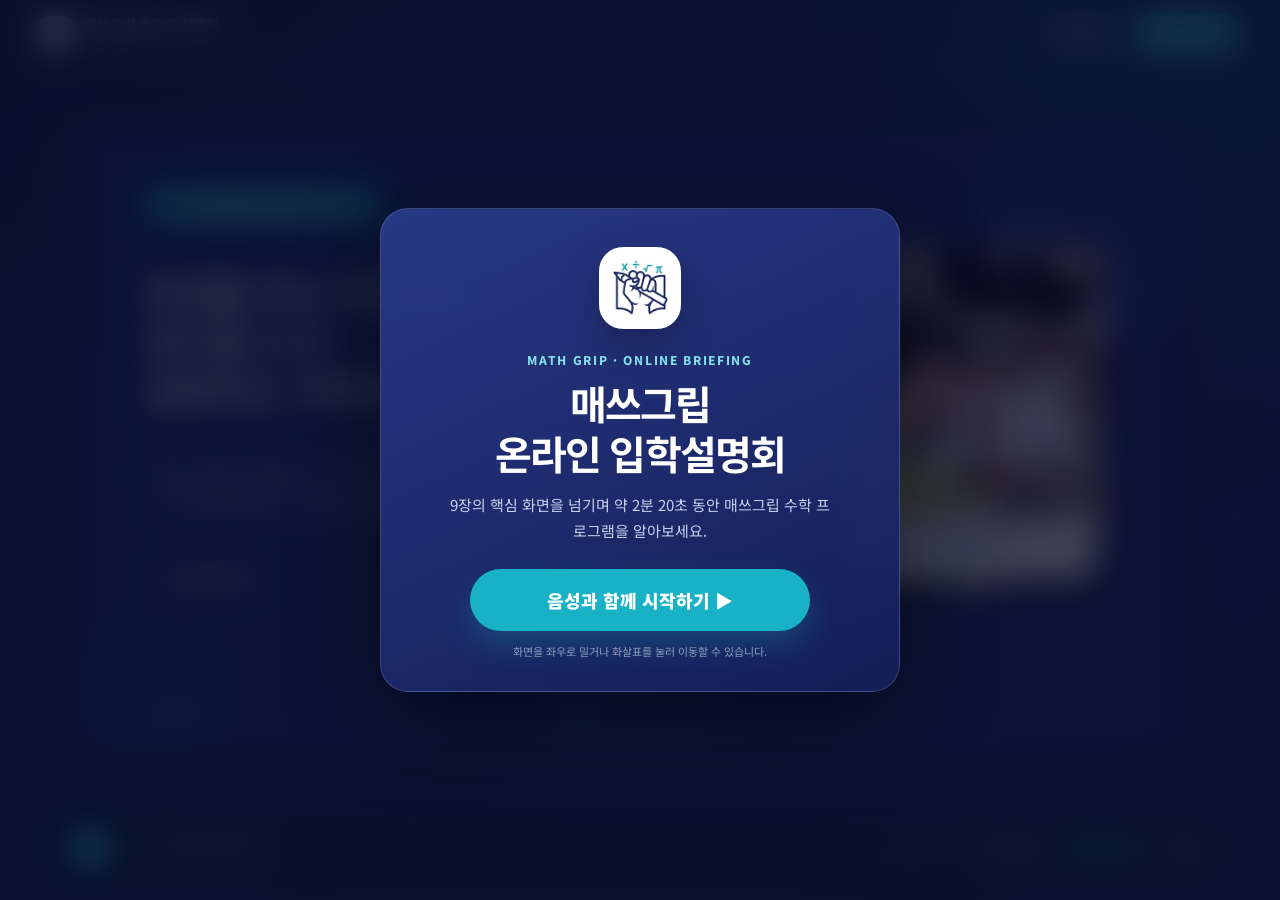
<file: math-grip-guide.html>
<!DOCTYPE html>
<html lang="ko">
<head>
  <meta charset="UTF-8">
  <meta name="viewport" content="width=device-width,initial-scale=1,viewport-fit=cover">
  <title>매쓰그립 온라인 입학설명회</title>
  <meta name="description" content="약 2분 20초로 이해하는 매쓰그립 수학 프로그램. 화면을 넘기며 Sadaltager 음성 설명을 들어보세요.">
  <link rel="canonical" href="https://www.megrip.com/math-grip-guide.html">
  <meta property="og:type" content="website"><meta property="og:title" content="매쓰그립 온라인 입학설명회">
  <meta property="og:description" content="문제를 푸는 아이에서 생각을 쓰고 설명하는 아이로. 9장으로 보는 매쓰그립 수학 프로그램.">
  <meta property="og:url" content="https://www.megrip.com/math-grip-guide.html"><meta property="og:image" content="https://www.megrip.com/assets/images/math-grip-guide-og.png">
  <meta name="theme-color" content="#1e2a6d">
  <link rel="preconnect" href="https://fonts.googleapis.com"><link rel="preconnect" href="https://fonts.gstatic.com" crossorigin>
  <link href="https://fonts.googleapis.com/css2?family=Noto+Sans+KR:wght@400;500;700;800;900&display=swap" rel="stylesheet">
  <style>
    :root{--navy:#1e2a6d;--teal:#19b1c6;--ink:#17213d;--white:#fff;--muted:#aeb9d9;--safe-bottom:max(16px,env(safe-area-inset-bottom))}
    *{box-sizing:border-box}html,body{margin:0;width:100%;height:100%;overflow:hidden}
    body{font-family:'Noto Sans KR',-apple-system,BlinkMacSystemFont,'Apple SD Gothic Neo',sans-serif;background:#0e163f;color:#fff;overscroll-behavior:none}button,a{font:inherit}button{cursor:pointer}
    .app{height:100dvh;min-height:520px;display:grid;grid-template-rows:auto 1fr auto;position:relative;background:radial-gradient(circle at 92% 2%,rgba(25,177,198,.18),transparent 28%),linear-gradient(145deg,#101844 0%,#1e2a6d 72%,#17235f 100%)}
    .topbar{height:68px;padding:0 clamp(16px,3vw,42px);display:flex;align-items:center;justify-content:space-between;gap:16px;border-bottom:1px solid rgba(255,255,255,.1);z-index:10}
    .brand{display:flex;align-items:center;gap:12px;color:#fff;text-decoration:none;min-width:0}.brand-mark{width:34px;height:34px;border-radius:10px;background:#fff url('assets/images/logo/grip-icon.png') center/27px no-repeat;flex:none}.brand-copy{line-height:1.15;white-space:nowrap}.brand-copy strong{display:block;font-size:14px;font-weight:900;letter-spacing:-.02em}.brand-copy span{font-size:11px;color:#9ce3ea}
    .top-actions{display:flex;align-items:center;gap:8px}.ghost-btn,.apply-btn{height:40px;border-radius:999px;padding:0 16px;border:1px solid rgba(255,255,255,.18);display:inline-flex;align-items:center;justify-content:center;gap:7px;color:#fff;text-decoration:none;background:rgba(255,255,255,.08);font-size:13px;font-weight:700}.apply-btn{background:var(--teal);border-color:var(--teal)}.ghost-btn:hover,.ghost-btn:focus-visible{background:rgba(255,255,255,.16)}.apply-btn:hover,.apply-btn:focus-visible{background:#159caf}
    .viewer{min-height:0;position:relative;display:grid;place-items:center;padding:18px 80px 14px}.viewport{width:min(1180px,100%);height:100%;overflow:hidden;touch-action:pan-y;position:relative;display:grid;place-items:center}.track{width:100%;height:100%;display:flex;align-items:center;transition:transform .42s cubic-bezier(.22,.75,.25,1);will-change:transform}.slide{height:100%;flex:0 0 100%;display:grid;place-items:center;padding:3px;position:relative}.frame{position:relative;width:min(100%,calc((100dvh - 212px) * 16 / 9));aspect-ratio:16/9;border-radius:18px;overflow:hidden;background:#f6f8fc;box-shadow:0 22px 70px rgba(0,0,0,.34),0 0 0 1px rgba(255,255,255,.12)}.frame img{display:block;width:100%;height:100%;object-fit:contain;user-select:none;-webkit-user-drag:none}.apply-hotspot{position:absolute;left:32.6%;top:60%;width:34.8%;height:10.7%;border-radius:999px;z-index:4}.apply-hotspot:focus-visible{outline:4px solid #fff;outline-offset:4px}
    .nav-arrow{position:absolute;top:50%;translate:0 -50%;width:52px;height:52px;border-radius:50%;border:1px solid rgba(255,255,255,.2);background:rgba(10,18,55,.72);backdrop-filter:blur(12px);color:#fff;font-size:29px;line-height:1;display:grid;place-items:center;z-index:6;box-shadow:0 10px 30px rgba(0,0,0,.2)}.nav-arrow:hover,.nav-arrow:focus-visible{background:var(--teal);border-color:var(--teal)}.nav-arrow.prev{left:18px}.nav-arrow.next{right:18px}.nav-arrow:disabled{opacity:.26;cursor:default;background:rgba(10,18,55,.45)}.live{position:absolute;width:1px;height:1px;overflow:hidden;clip:rect(0 0 0 0);white-space:nowrap}
    .controls{padding:0 clamp(14px,3vw,40px) var(--safe-bottom);z-index:10}.control-panel{max-width:1180px;margin:0 auto;border:1px solid rgba(255,255,255,.13);background:rgba(10,17,52,.72);backdrop-filter:blur(16px);border-radius:18px;padding:12px 16px;display:grid;grid-template-columns:auto minmax(0,1fr) auto;align-items:center;gap:14px;box-shadow:0 18px 50px rgba(0,0,0,.2)}.play-btn{width:46px;height:46px;border:0;border-radius:50%;background:var(--teal);color:#fff;display:grid;place-items:center;font-size:18px;padding-left:2px}.audio-info{min-width:0}.audio-row{display:flex;align-items:center;gap:10px;margin-bottom:8px}.counter{font-size:12px;font-weight:800;color:#8fe0e9;white-space:nowrap}.slide-title{font-size:14px;font-weight:700;white-space:nowrap;overflow:hidden;text-overflow:ellipsis}.time{font-variant-numeric:tabular-nums;font-size:11px;color:var(--muted);margin-left:auto;white-space:nowrap}.timeline{height:6px;border-radius:99px;background:rgba(255,255,255,.13);overflow:hidden;cursor:pointer;position:relative}.timeline-fill{height:100%;width:0;background:linear-gradient(90deg,var(--teal),#8fe0e9);border-radius:inherit;transition:width .1s linear}.tools{display:flex;align-items:center;gap:7px}.tool-btn{height:38px;min-width:38px;padding:0 11px;border-radius:10px;border:1px solid rgba(255,255,255,.14);background:rgba(255,255,255,.07);color:#fff;font-size:12px;font-weight:700;display:flex;align-items:center;justify-content:center;gap:6px}.tool-btn[aria-pressed="true"]{background:rgba(25,177,198,.2);border-color:rgba(25,177,198,.65);color:#a9edf3}.dots{position:absolute;left:50%;bottom:92px;translate:-50% 0;display:flex;gap:8px;z-index:5}.dot{width:8px;height:8px;padding:0;border:0;border-radius:50%;background:rgba(255,255,255,.3);transition:width .2s,background .2s}.dot.active{width:24px;border-radius:99px;background:var(--teal)}
    .start-layer{position:fixed;inset:0;z-index:100;background:rgba(7,12,38,.78);backdrop-filter:blur(16px);display:grid;place-items:center;padding:20px;transition:opacity .35s,visibility .35s}.start-layer.hidden{opacity:0;visibility:hidden;pointer-events:none}.start-card{width:min(520px,100%);text-align:center;border:1px solid rgba(255,255,255,.15);border-radius:28px;padding:38px 28px 32px;background:linear-gradient(155deg,rgba(42,58,136,.96),rgba(20,31,87,.97));box-shadow:0 28px 90px rgba(0,0,0,.45)}.start-mark{width:82px;height:82px;border-radius:24px;margin:0 auto 22px;background:#fff url('assets/images/logo/grip-icon.png') center/65px no-repeat;box-shadow:0 14px 35px rgba(0,0,0,.25)}.start-card .eyebrow{font-size:12px;font-weight:800;letter-spacing:.14em;color:#86e0e9;margin-bottom:10px}.start-card h1{font-size:clamp(28px,5vw,40px);line-height:1.25;letter-spacing:-.045em;margin:0 0 14px}.start-card p{font-size:15px;line-height:1.75;color:#c8d1ed;margin:0 auto 25px;max-width:390px}.start-main{width:min(340px,100%);height:62px;border:0;border-radius:999px;background:var(--teal);color:#fff;font-size:18px;font-weight:900;box-shadow:0 14px 30px rgba(25,177,198,.24)}.start-main:hover,.start-main:focus-visible{background:#22c3d8;transform:translateY(-1px)}.start-note{display:block;margin-top:12px;font-size:11px;color:#8f9bbd}
    .transcript-sheet{position:fixed;z-index:70;left:50%;bottom:0;translate:-50% 105%;width:min(760px,calc(100% - 24px));background:#fff;color:var(--ink);border-radius:22px 22px 0 0;padding:22px 24px calc(22px + env(safe-area-inset-bottom));box-shadow:0 -16px 60px rgba(0,0,0,.3);transition:translate .32s ease}.transcript-sheet.open{translate:-50% 0}.transcript-head{display:flex;justify-content:space-between;align-items:center;gap:14px;margin-bottom:12px}.transcript-head strong{font-size:18px}.transcript-head button{border:0;background:#edf1f8;color:var(--ink);width:34px;height:34px;border-radius:50%}.transcript-text{margin:0;font-size:15px;line-height:1.8;color:#44506a;max-height:30vh;overflow:auto}
    @media (max-width:760px){.app{min-height:480px}.topbar{height:58px;padding:0 14px}.brand-copy span{display:none}.brand-mark{width:31px;height:31px}.ghost-btn{display:none}.apply-btn{height:36px;padding:0 13px;font-size:12px}.viewer{padding:10px 9px 8px}.viewport{width:100%}.frame{width:100%;border-radius:10px;box-shadow:0 14px 45px rgba(0,0,0,.36)}.nav-arrow{display:none}.dots{bottom:106px;gap:6px}.dot{width:7px;height:7px}.dot.active{width:20px}.controls{padding:0 8px var(--safe-bottom)}.control-panel{border-radius:14px;padding:9px 10px;gap:9px}.play-btn{width:42px;height:42px}.slide-title{font-size:12px}.counter,.time{font-size:10px}.audio-row{gap:6px;margin-bottom:7px}.tools{gap:5px}.tool-btn{height:34px;min-width:34px;padding:0 8px}.tool-btn .label{display:none}.start-card{padding:32px 22px 27px;border-radius:24px}.start-mark{width:72px;height:72px;background-size:56px}.start-card p{font-size:14px}.start-main{height:58px;font-size:17px}}
    @media (max-height:650px) and (orientation:landscape){.topbar{height:52px}.viewer{padding-top:8px;padding-bottom:6px}.frame{width:min(100%,calc((100dvh - 154px) * 16 / 9))}.control-panel{padding:7px 11px}.play-btn{width:40px;height:40px}.dots{display:none}.controls{padding-bottom:7px}}
    @media (prefers-reduced-motion:reduce){.track,.start-layer,.transcript-sheet{transition:none}}
  </style>
</head>
<body>
  <div class="app" id="app">
    <header class="topbar"><a class="brand" href="/math.html" aria-label="매쓰그립 수학 소개로 이동"><span class="brand-mark" aria-hidden="true"></span><span class="brand-copy"><strong>매쓰그립 온라인 설명회</strong><span>손에 잡히는 수학</span></span></a><div class="top-actions"><button class="ghost-btn" type="button" id="fullscreenBtn" aria-label="전체 화면으로 보기">전체 화면</button><a class="apply-btn" href="https://www.megrip.com/apply" target="_blank" rel="noopener">입학상담 신청</a></div></header>
    <main class="viewer"><button class="nav-arrow prev" type="button" id="prevBtn" aria-label="이전 장">‹</button><div class="viewport" id="viewport"><div class="track" id="track"></div></div><button class="nav-arrow next" type="button" id="nextBtn" aria-label="다음 장">›</button><div class="dots" id="dots" aria-label="슬라이드 선택"></div><div class="live" id="live" aria-live="polite"></div></main>
    <footer class="controls"><div class="control-panel"><button class="play-btn" type="button" id="playBtn" aria-label="음성 재생">▶</button><div class="audio-info"><div class="audio-row"><span class="counter" id="counter">01 / 09</span><strong class="slide-title" id="slideTitle">매쓰그립 소개</strong><span class="time" id="time">0:00 / 0:13</span></div><div class="timeline" id="timeline" role="slider" tabindex="0" aria-label="음성 재생 위치" aria-valuemin="0" aria-valuemax="100" aria-valuenow="0"><div class="timeline-fill" id="timelineFill"></div></div></div><div class="tools"><button class="tool-btn" type="button" id="volumeBtn" aria-label="소리 켜기"><span aria-hidden="true">🔊</span><span class="label">소리 켜기</span></button><button class="tool-btn" type="button" id="autoBtn" aria-pressed="true" aria-label="자동 넘김 켜짐"><span aria-hidden="true">↻</span><span class="label">자동 넘김</span></button><button class="tool-btn" type="button" id="scriptBtn" aria-pressed="false" aria-label="대본 보기"><span aria-hidden="true">≡</span><span class="label">대본</span></button></div></div></footer>
  </div>
  <section class="start-layer" id="startLayer" aria-labelledby="startTitle"><div class="start-card"><div class="start-mark" aria-hidden="true"></div><div class="eyebrow">MATH GRIP · ONLINE BRIEFING</div><h1 id="startTitle">매쓰그립<br>온라인 입학설명회</h1><p>9장의 핵심 화면을 넘기며 약 2분 20초 동안 매쓰그립 수학 프로그램을 알아보세요.</p><button class="start-main" type="button" id="startBtn">음성과 함께 시작하기 ▶</button><span class="start-note">화면을 좌우로 밀거나 화살표를 눌러 이동할 수 있습니다.</span></div></section>
  <aside class="transcript-sheet" id="transcriptSheet" aria-hidden="true"><div class="transcript-head"><strong id="transcriptTitle">1장 대본</strong><button type="button" id="closeScript" aria-label="대본 닫기">×</button></div><p class="transcript-text" id="transcriptText"></p></aside>
  <audio id="audio" preload="metadata"></audio>
  <script>
    const slides=[
      {title:'매쓰그립 소개',duration:12.52,text:'안녕하세요. 손에 잡히는 수학, 매쓰그립입니다. 매쓰그립은 문제를 많이 풀게 하는 데서 멈추지 않습니다. 아이가 스스로 생각하고, 풀이를 설명하고, 자신의 힘으로 문제를 해결하도록 돕습니다.'},
      {title:'생각하는 훈련',duration:13.73,text:'수학 실력은 선생님의 풀이를 많이 보는 것만으로 자라지 않습니다. 스스로 고민하고, 풀이 과정을 쓰고, 피드백을 받아 다시 고치는 시간이 필요합니다. 매쓰그립은 바로 이 생각하는 시간을 수업의 중심에 둡니다.'},
      {title:'3단계 학습 과정',duration:17.48,text:'수업은 세 단계로 이어집니다. 먼저 디디, 피티 수업에서 개념을 정확히 이해합니다. 다음으로 디더블유 시간에 스스로 풀이를 쓰며 생각을 정리합니다. 마지막 디씨 코칭에서는 오답의 원인을 찾아, 자기 힘으로 다시 풀게 합니다.'},
      {title:'DD반과 PT반',duration:17.88,text:'학생마다 필요한 수업은 다릅니다. 디디반은 비슷한 실력의 학생들이 함께 개념과 심화를 깊게 공부합니다. 피티반은 학생의 진도와 속도, 목표에 맞춰 개인별로 진행합니다. 상담과 레벨테스트 후 가장 알맞은 반을 안내해 드립니다.'},
      {title:'매쓰그립의 경쟁력',duration:14.33,text:'좋은 수업은 수업 시간으로 끝나지 않습니다. 매쓰그립은 경험 많은 강사진, 생각을 쓰는 훈련, 일대일 피드백, 학부모와의 투명한 소통, 학습 데이터, 꾸준한 관리가 하나의 과정으로 이어집니다.'},
      {title:'학생 변화 사례',duration:16.81,text:'한 중학교 이학년 학생의 변화입니다. 개념이 흩어져 있고 서술형을 포기하던 학생이, 세 달 동안 디디, 피티, 디더블유, 디씨 과정을 반복했습니다. 점수뿐 아니라 풀이 습관과 수학에 대한 자신감도 함께 달라졌습니다.'},
      {title:'4주 내신 대비',duration:15.54,text:'내신 준비는 시험 직전에 문제만 많이 푸는 방식으로 완성되지 않습니다. 첫 주에는 개념과 교과서를 정리하고, 둘째 주에는 학교별 기출과 서술형을 분석합니다. 이후 고난도 실전과 오답 점검까지 네 단계로 준비합니다.'},
      {title:'자주 묻는 질문',duration:16.21,text:'입학 전에는 무료 레벨테스트를 통해 현재 실력과 학습 태도를 함께 살펴봅니다. 숙제는 배운 내용을 자기 것으로 만드는 데 필요한 분량으로 구성합니다. 정원과 시작 시기, 학생 관리에 관한 자세한 내용은 상담에서 안내해 드립니다.'},
      {title:'입학상담 신청',duration:14.87,text:'이제 우리 아이에게 맞는 공부의 방향을 확인해 보세요. 상담을 통해 현재 실력과 학습 습관을 살펴보고, 가장 알맞은 반과 학습 계획을 안내해 드리겠습니다. 화면의 입학상담 신청 버튼을 눌러 주세요.'}
    ].map((s,i)=>({...s,index:i,image:`assets/math-grip-guide/slides/slide-${String(i+1).padStart(2,'0')}.png`,audio:`assets/math-grip-guide/audio/slide-${String(i+1).padStart(2,'0')}.wav`}));
    const el=id=>document.getElementById(id),track=el('track'),dots=el('dots'),viewport=el('viewport'),audio=el('audio'),playBtn=el('playBtn'),volumeBtn=el('volumeBtn'),prevBtn=el('prevBtn'),nextBtn=el('nextBtn'),counter=el('counter'),slideTitle=el('slideTitle'),time=el('time'),timeline=el('timeline'),timelineFill=el('timelineFill'),autoBtn=el('autoBtn'),scriptBtn=el('scriptBtn'),transcriptSheet=el('transcriptSheet'),transcriptTitle=el('transcriptTitle'),transcriptText=el('transcriptText'),live=el('live');
    let index=Math.max(0,Math.min(slides.length-1,Number((location.hash.match(/slide-(\d+)/)||[])[1]||1)-1)),started=false,autoNext=true,dragStartX=null,isDragging=false;
    slides.forEach((slide,i)=>{const section=document.createElement('section');section.className='slide';section.setAttribute('aria-label',`${i+1}장 ${slide.title}`);const frame=document.createElement('div');frame.className='frame';const img=document.createElement('img');img.src=slide.image;img.alt=`${i+1}장. ${slide.title}`;img.draggable=false;if(i===0)img.fetchPriority='high';else img.loading='lazy';frame.appendChild(img);if(i===slides.length-1){const link=document.createElement('a');link.className='apply-hotspot';link.href='https://www.megrip.com/apply';link.target='_blank';link.rel='noopener';link.setAttribute('aria-label','입학상담 신청서 작성하기');frame.appendChild(link)}section.appendChild(frame);track.appendChild(section);const dot=document.createElement('button');dot.className='dot';dot.type='button';dot.setAttribute('aria-label',`${i+1}장 ${slide.title}`);dot.addEventListener('click',()=>goTo(i,true));dots.appendChild(dot)});
    const fmt=v=>{const s=Math.max(0,Math.floor(Number(v)||0));return `${Math.floor(s/60)}:${String(s%60).padStart(2,'0')}`},currentDuration=()=>Number.isFinite(audio.duration)?audio.duration:slides[index].duration;
    function updateProgress(){const d=currentDuration(),r=d?Math.min(1,audio.currentTime/d):0;timelineFill.style.width=`${r*100}%`;timeline.setAttribute('aria-valuenow',String(Math.round(r*100)));time.textContent=`${fmt(audio.currentTime)} / ${fmt(d)}`}
    function updateUI(){track.style.transform=`translateX(${-index*100}%)`;[...dots.children].forEach((dot,i)=>dot.classList.toggle('active',i===index));prevBtn.disabled=index===0;nextBtn.disabled=index===slides.length-1;counter.textContent=`${String(index+1).padStart(2,'0')} / ${String(slides.length).padStart(2,'0')}`;slideTitle.textContent=slides[index].title;transcriptTitle.textContent=`${index+1}장 · ${slides[index].title}`;transcriptText.textContent=slides[index].text;live.textContent=`${index+1}장, ${slides[index].title}`;history.replaceState(null,'',`#slide-${index+1}`)}
    async function loadAndPlay(shouldPlay){const src=new URL(slides[index].audio,location.href).href;if(audio.src!==src){audio.src=slides[index].audio;audio.load()}audio.currentTime=0;audio.muted=false;audio.volume=1;updateProgress();if(shouldPlay&&started){try{await audio.play()}catch(error){playBtn.textContent='▶';playBtn.setAttribute('aria-label','음성 재생');live.textContent='음성을 재생하지 못했습니다. 소리 켜기 버튼을 다시 눌러 주세요.'}}}
    function goTo(next,play=started){const target=Math.max(0,Math.min(slides.length-1,next));if(target===index){if(play&&audio.paused)audio.play().catch(()=>{});return}audio.pause();index=target;updateUI();loadAndPlay(play)}
    playBtn.addEventListener('click',async()=>{started=true;audio.muted=false;audio.volume=1;if(!audio.src)await loadAndPlay(false);if(audio.paused)audio.play().catch(()=>{});else audio.pause()});volumeBtn.addEventListener('click',async()=>{started=true;audio.muted=false;audio.volume=1;if(!audio.src)await loadAndPlay(false);if(audio.paused)await audio.play().catch(()=>{});volumeBtn.setAttribute('aria-pressed','true');volumeBtn.setAttribute('aria-label','소리 켜짐')});audio.addEventListener('play',()=>{playBtn.textContent='❚❚';playBtn.setAttribute('aria-label','음성 일시정지');volumeBtn.setAttribute('aria-pressed','true')});audio.addEventListener('pause',()=>{playBtn.textContent='▶';playBtn.setAttribute('aria-label','음성 재생')});audio.addEventListener('timeupdate',updateProgress);audio.addEventListener('loadedmetadata',updateProgress);audio.addEventListener('ended',()=>{updateProgress();if(autoNext&&index<slides.length-1)setTimeout(()=>goTo(index+1,true),450)});
    prevBtn.addEventListener('click',()=>goTo(index-1,true));nextBtn.addEventListener('click',()=>goTo(index+1,true));autoBtn.addEventListener('click',()=>{autoNext=!autoNext;autoBtn.setAttribute('aria-pressed',String(autoNext));autoBtn.setAttribute('aria-label',`자동 넘김 ${autoNext?'켜짐':'꺼짐'}`)});
    function toggleScript(force){const open=typeof force==='boolean'?force:!transcriptSheet.classList.contains('open');transcriptSheet.classList.toggle('open',open);transcriptSheet.setAttribute('aria-hidden',String(!open));scriptBtn.setAttribute('aria-pressed',String(open))}scriptBtn.addEventListener('click',()=>toggleScript());el('closeScript').addEventListener('click',()=>toggleScript(false));
    timeline.addEventListener('click',e=>{const b=timeline.getBoundingClientRect();audio.currentTime=Math.max(0,Math.min(1,(e.clientX-b.left)/b.width))*currentDuration()});timeline.addEventListener('keydown',e=>{if(e.key==='ArrowRight'||e.key==='ArrowLeft'){e.preventDefault();audio.currentTime=Math.max(0,Math.min(currentDuration(),audio.currentTime+(e.key==='ArrowRight'?5:-5)))}});
    viewport.addEventListener('pointerdown',e=>{dragStartX=e.clientX;isDragging=true;viewport.setPointerCapture?.(e.pointerId)});viewport.addEventListener('pointerup',e=>{if(!isDragging)return;const delta=e.clientX-dragStartX;isDragging=false;dragStartX=null;if(Math.abs(delta)>48)goTo(index+(delta<0?1:-1),true)});viewport.addEventListener('pointercancel',()=>{isDragging=false;dragStartX=null});
    document.addEventListener('keydown',e=>{if(transcriptSheet.classList.contains('open')&&e.key==='Escape'){toggleScript(false);return}if(e.key==='ArrowRight')goTo(index+1,true);if(e.key==='ArrowLeft')goTo(index-1,true);if(e.code==='Space'&&e.target.tagName!=='BUTTON'&&e.target.tagName!=='A'){e.preventDefault();playBtn.click()}});
    el('startBtn').addEventListener('click',async()=>{started=true;audio.muted=false;audio.volume=1;el('startLayer').classList.add('hidden');updateUI();await loadAndPlay(true)});el('fullscreenBtn').addEventListener('click',()=>{if(!document.fullscreenElement)document.documentElement.requestFullscreen?.();else document.exitFullscreen?.()});updateUI();loadAndPlay(false);
  </script>
<script>
/* 방문 통계 (그립허브 원장용 '홈페이지 통계' 메뉴에서 집계) */
(function(){try{
if(/bot|crawler|spider/i.test(navigator.userAgent))return;
var v=localStorage.getItem('mgvid');
if(!v){v=Math.random().toString(36).slice(2)+Date.now().toString(36);localStorage.setItem('mgvid',v);}
var p=JSON.stringify({path:location.pathname,ref:document.referrer||'',vid:v,ua:navigator.userAgent});
if(navigator.sendBeacon){navigator.sendBeacon('https://staff.megrip.com/api/track',p);}
else{fetch('https://staff.megrip.com/api/track',{method:'POST',body:p,mode:'no-cors',keepalive:true});}
var vs={};
document.addEventListener('play',function(ev){try{
var el=ev.target;if(!el||el.tagName!=='VIDEO')return;
var nm=el.getAttribute('data-title')||el.getAttribute('title')||(el.currentSrc||el.src||'').split('/').pop().split('?')[0]||'video';
if(vs[nm])return;vs[nm]=1;
var q=JSON.stringify({path:location.pathname,ref:'',vid:v,ua:navigator.userAgent,ev:'video',video:nm});
if(navigator.sendBeacon){navigator.sendBeacon('https://staff.megrip.com/api/track',q);}
else{fetch('https://staff.megrip.com/api/track',{method:'POST',body:q,mode:'no-cors',keepalive:true});}
}catch(e2){}},true);
}catch(e){}})();
</script>
</body>
</html>
</file>
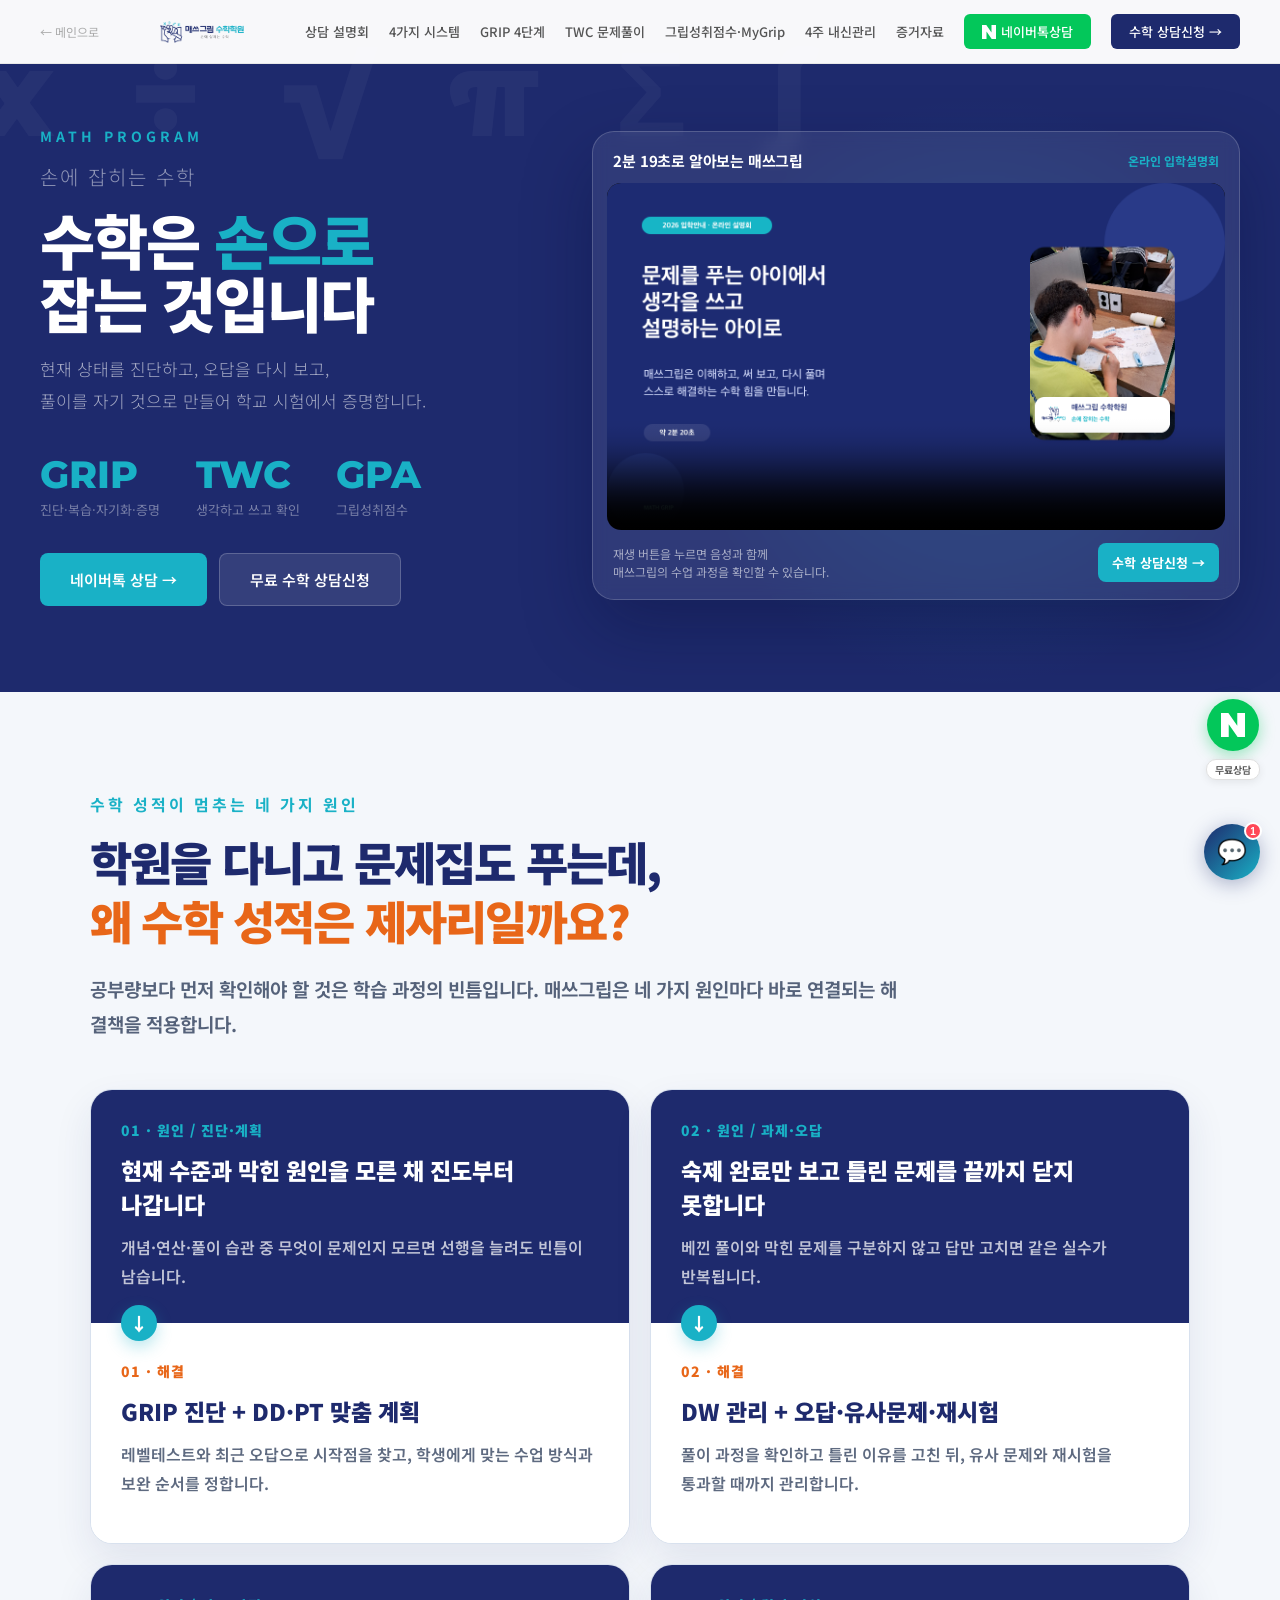
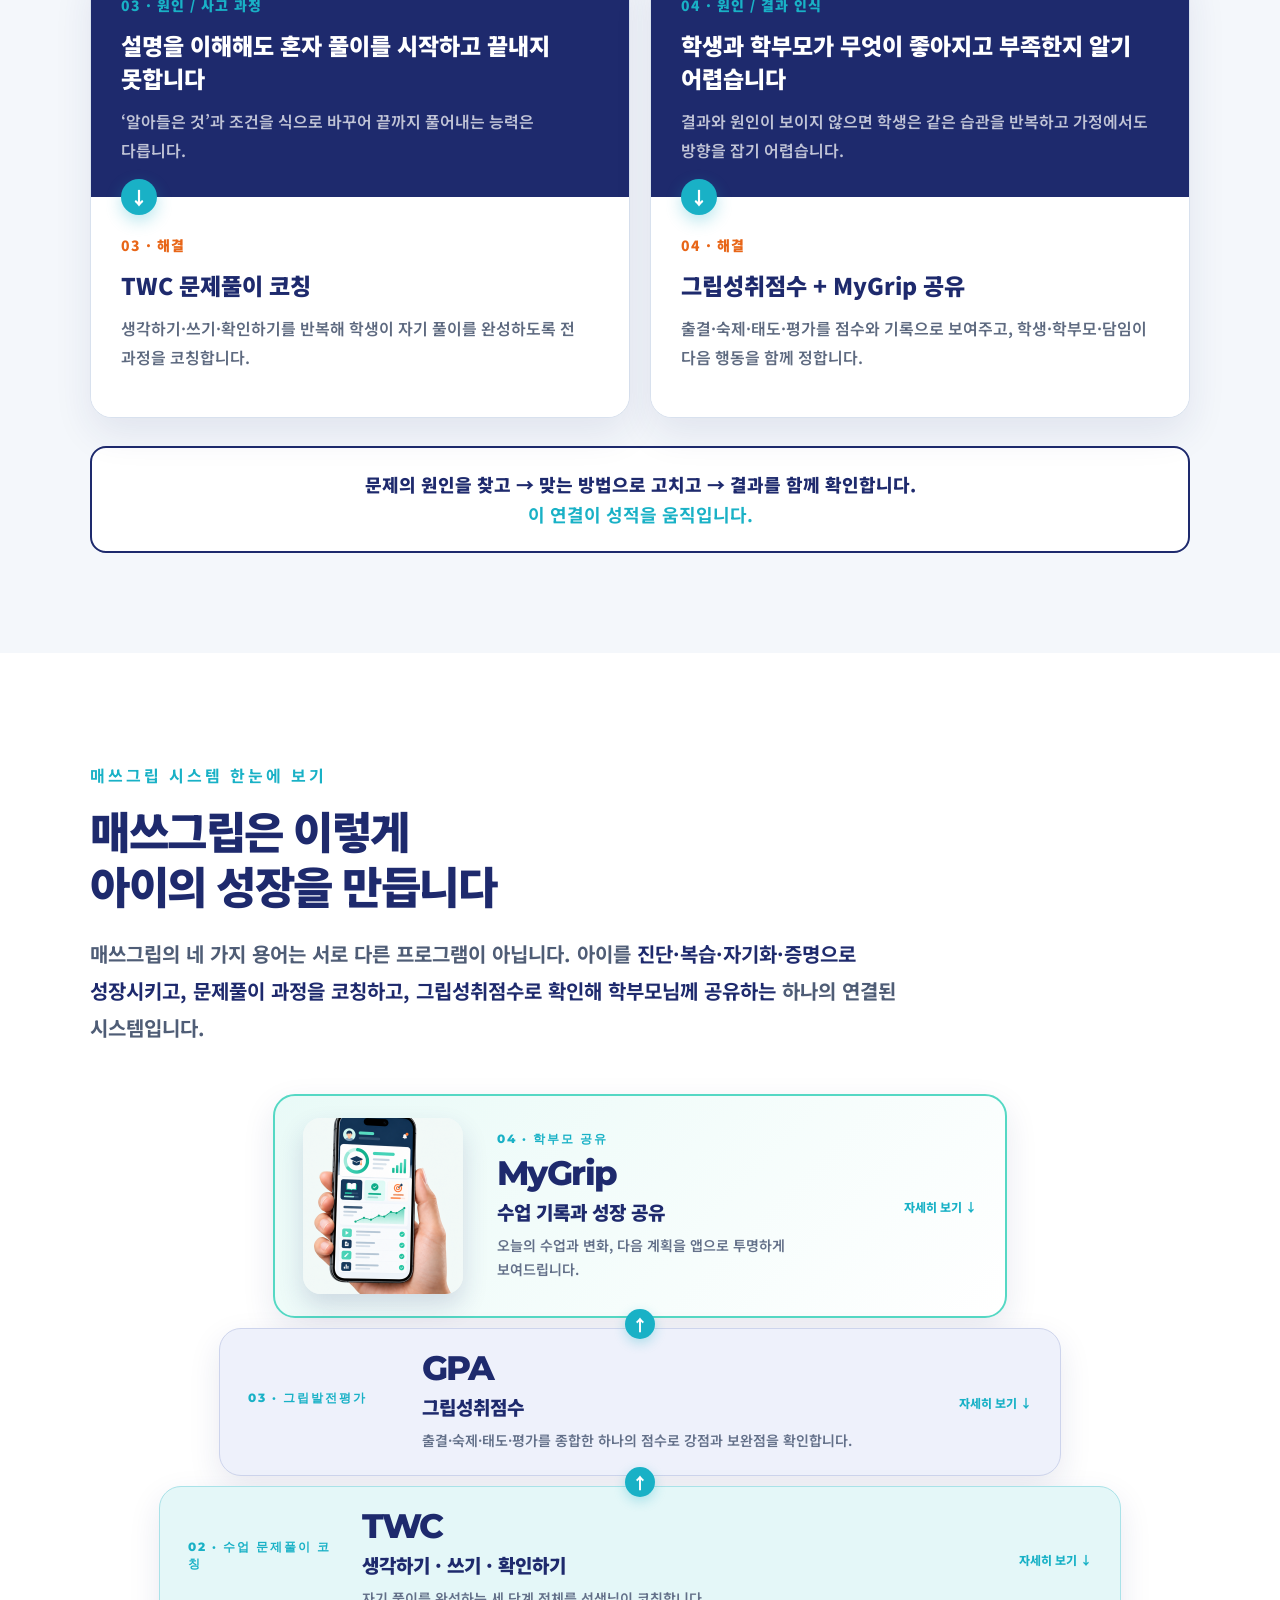
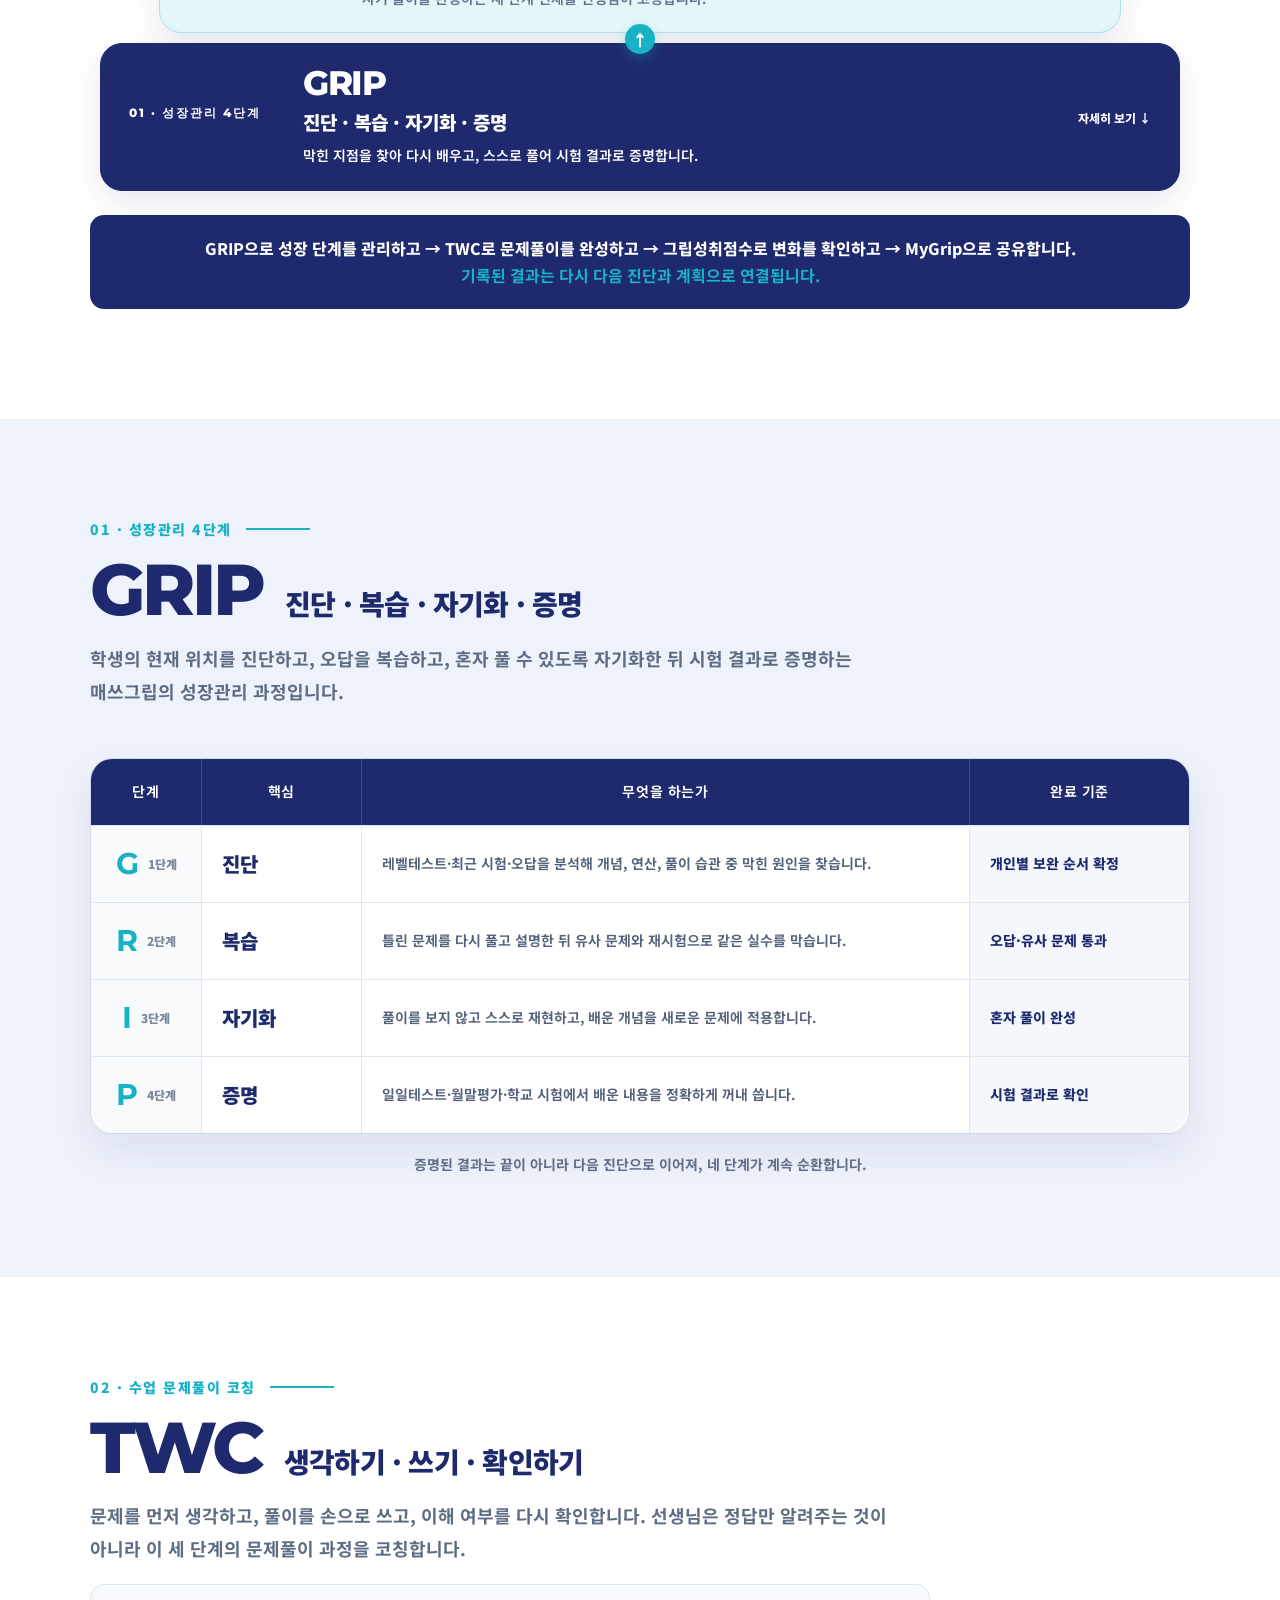
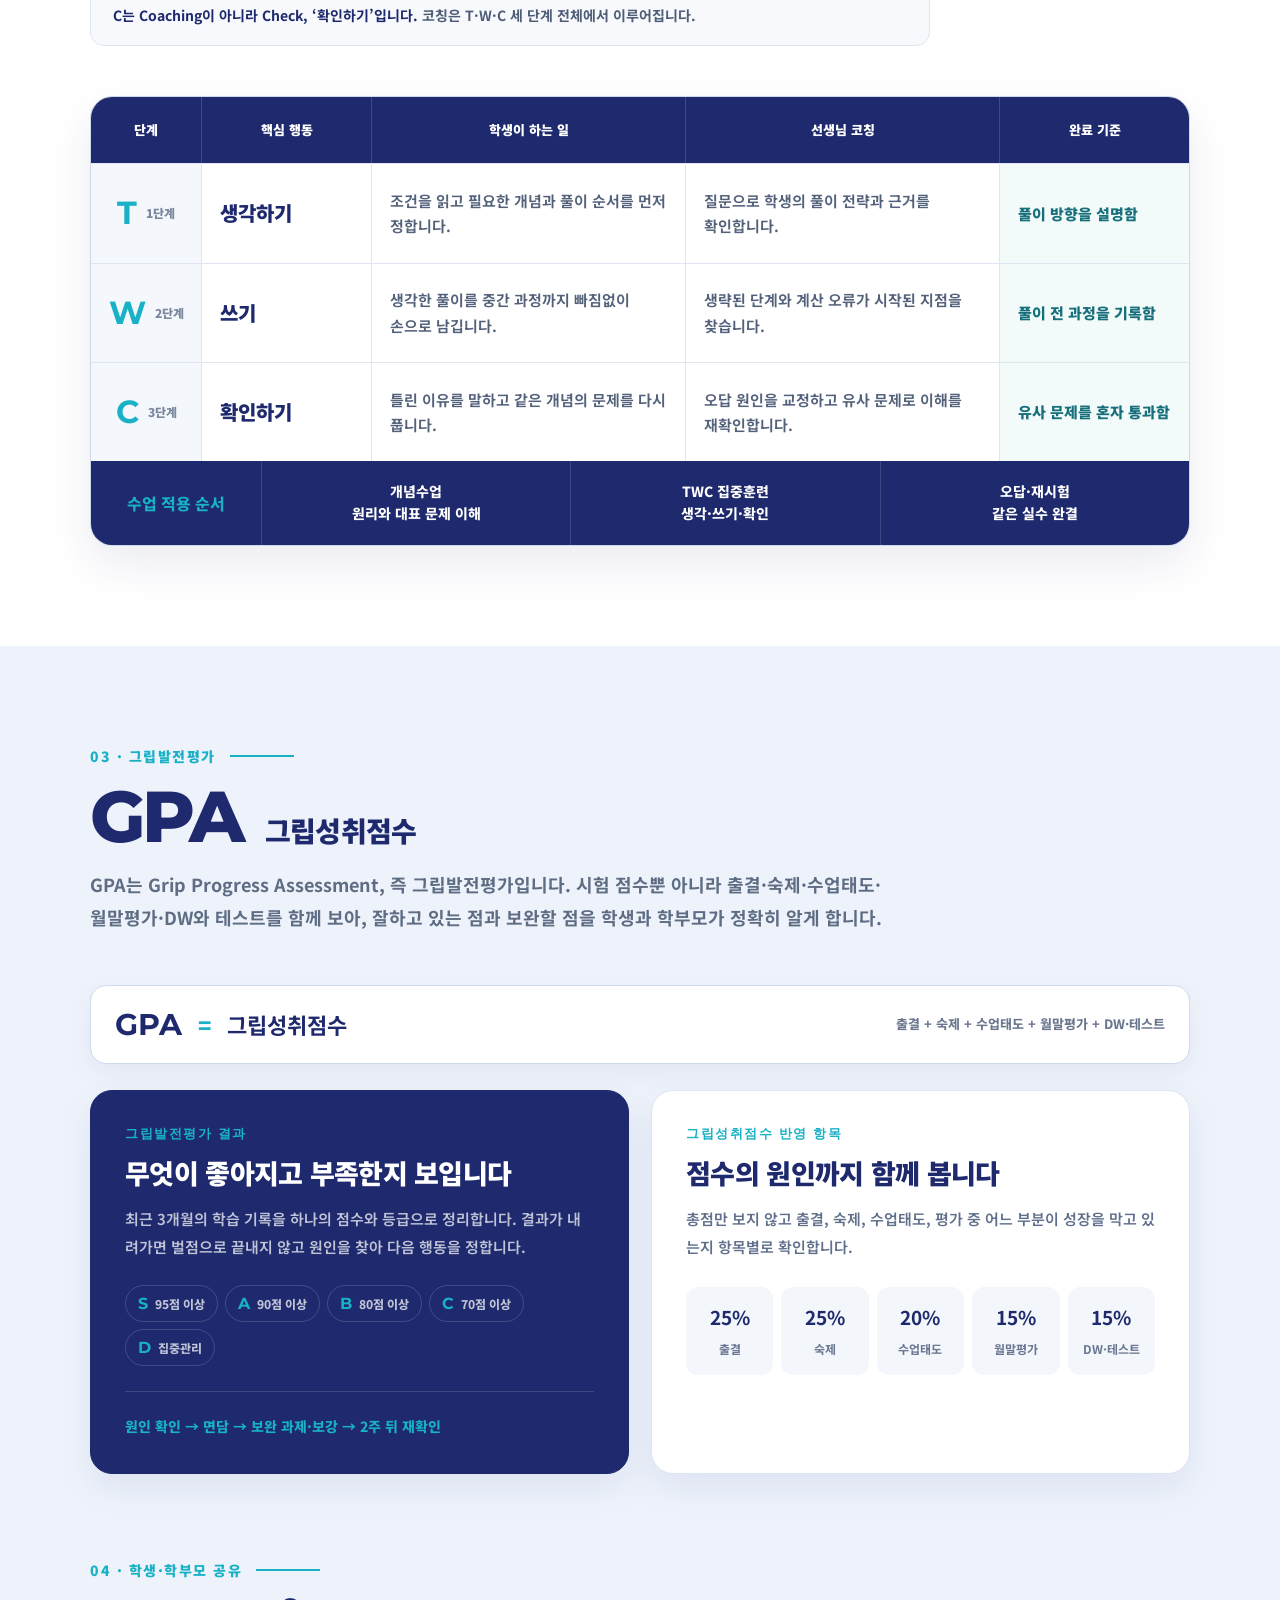
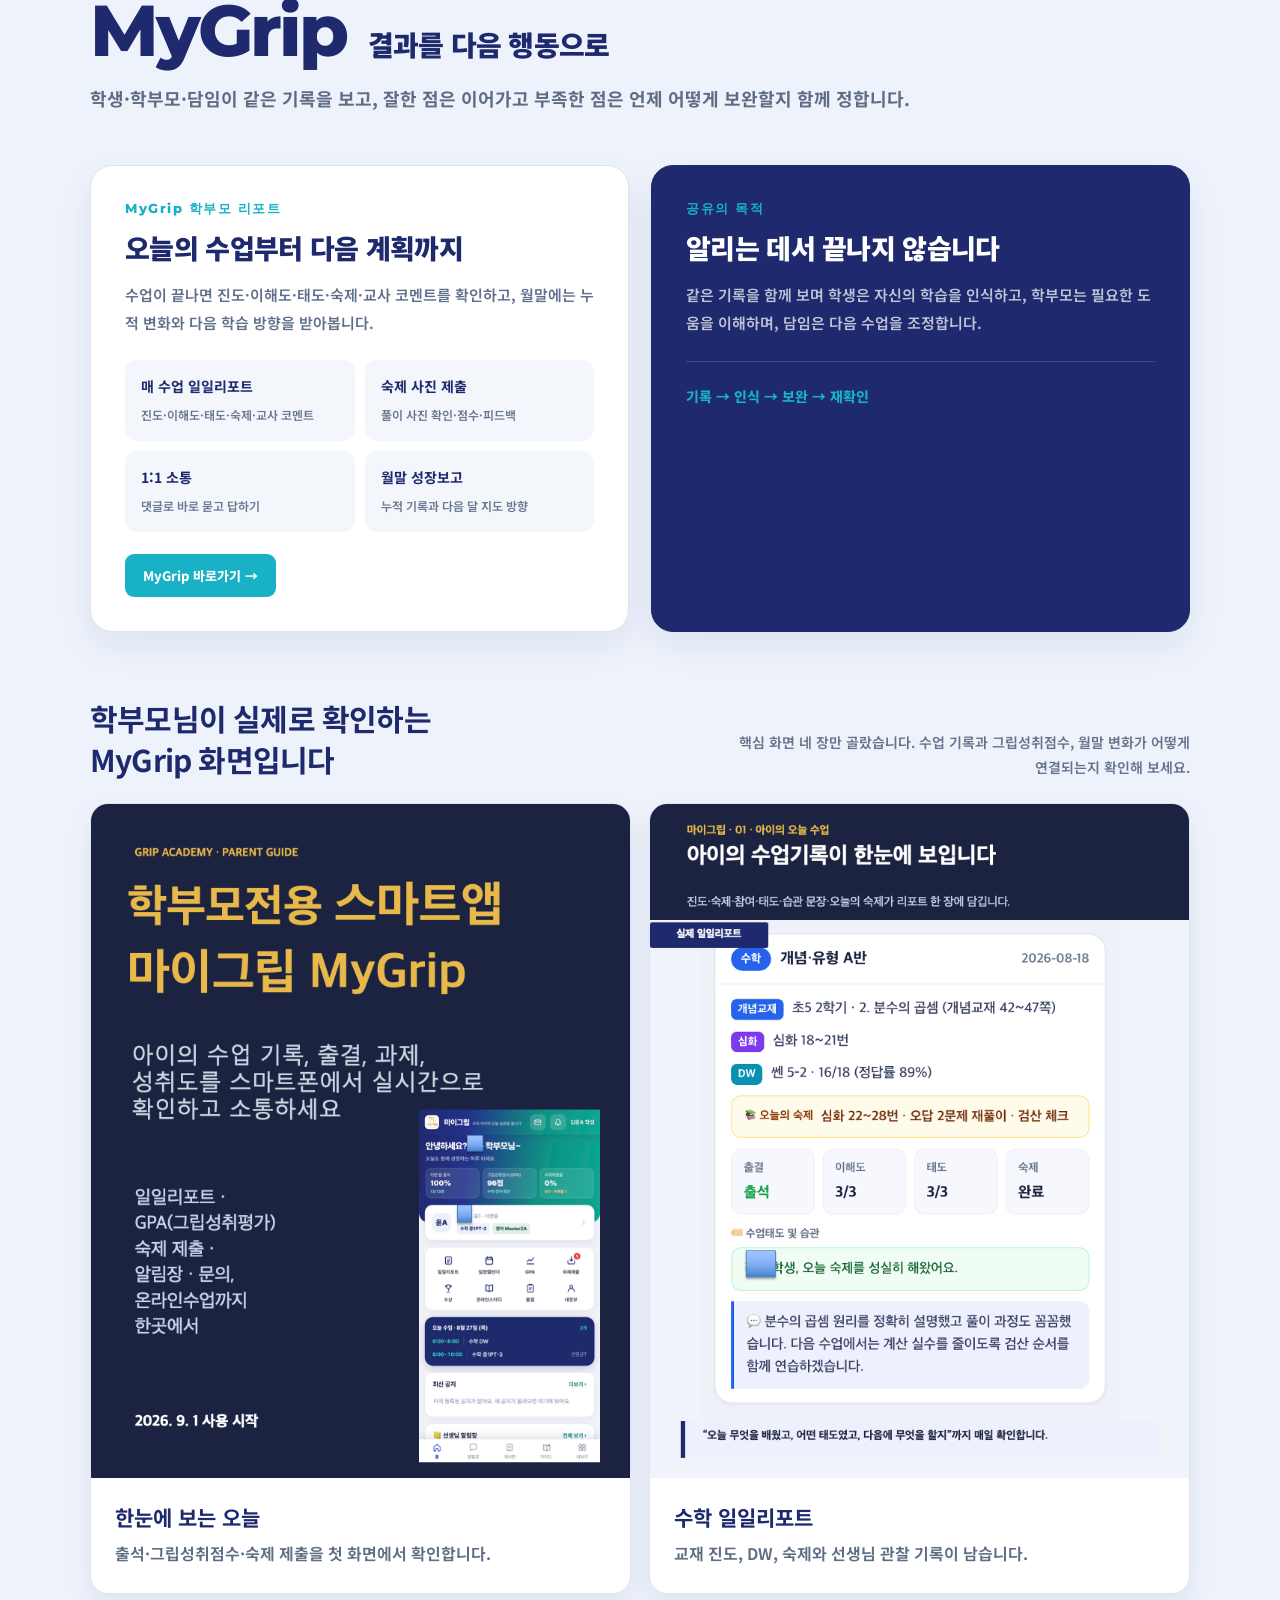
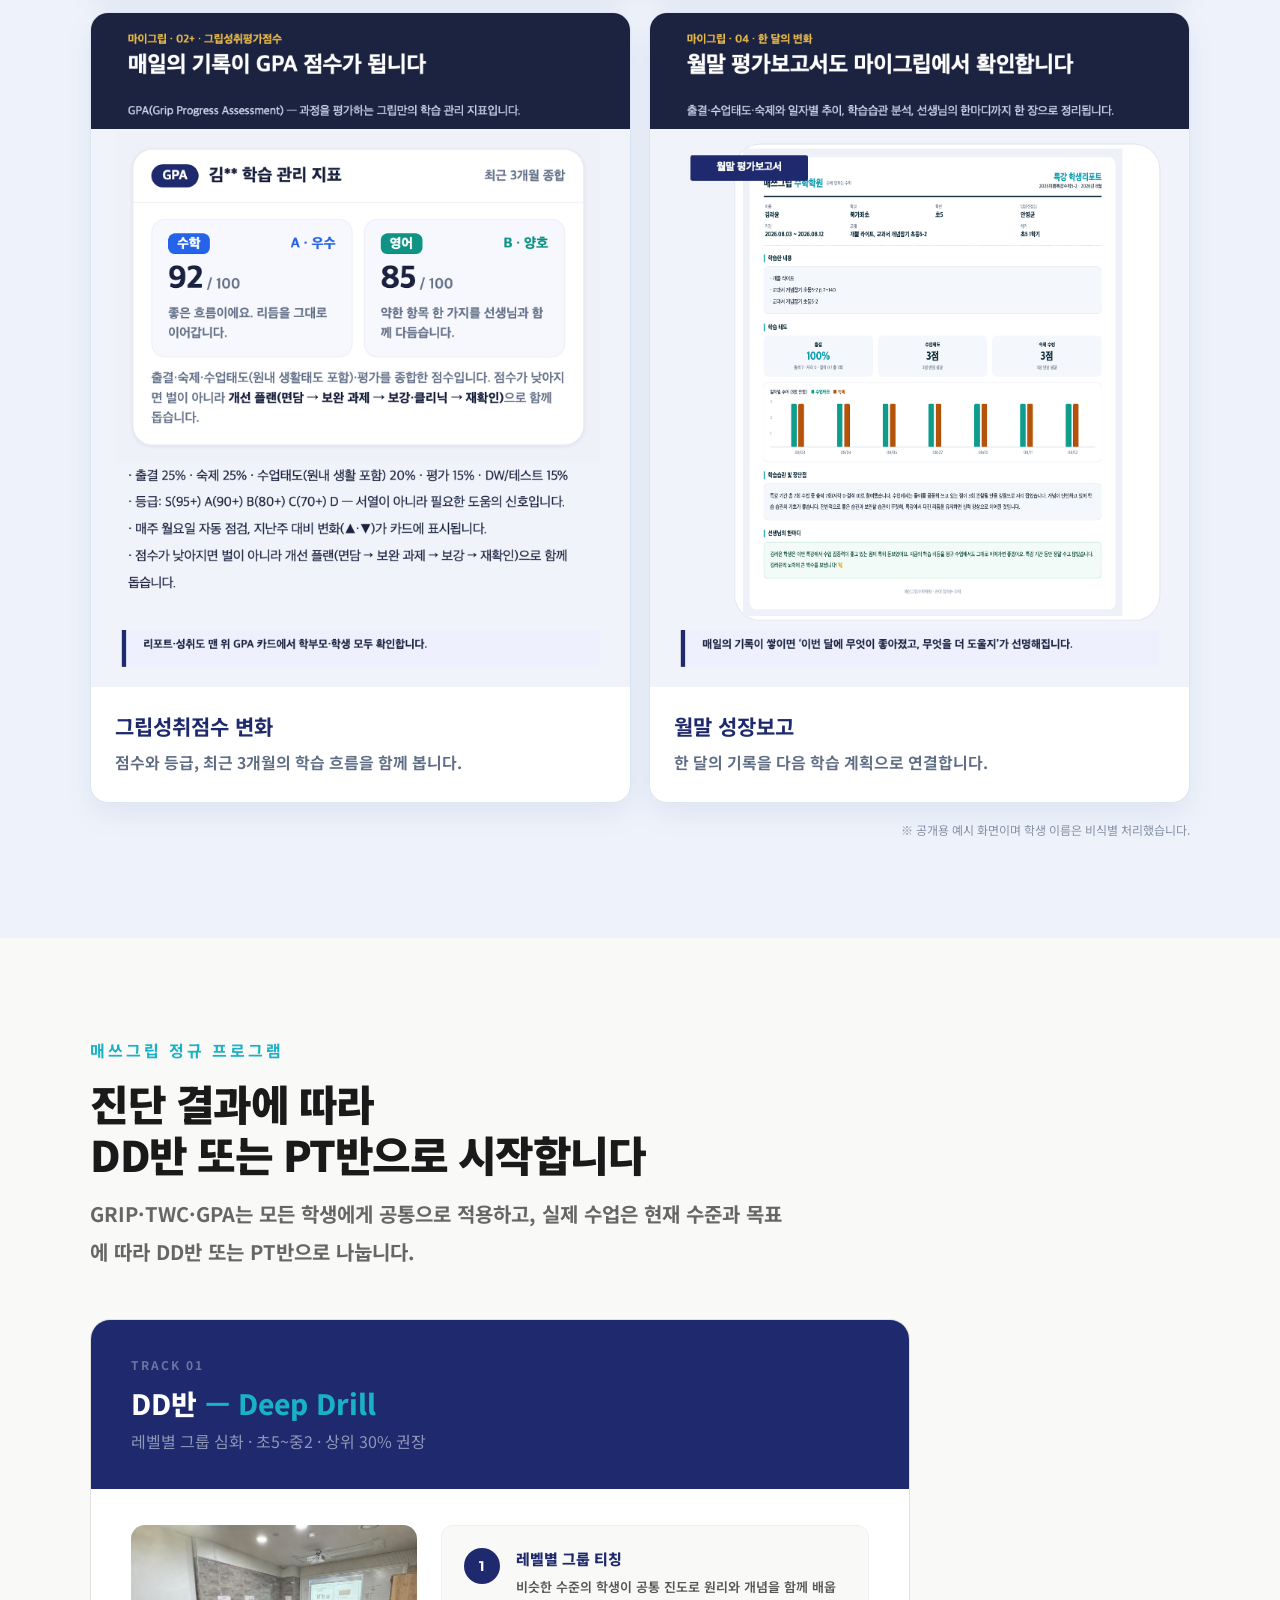
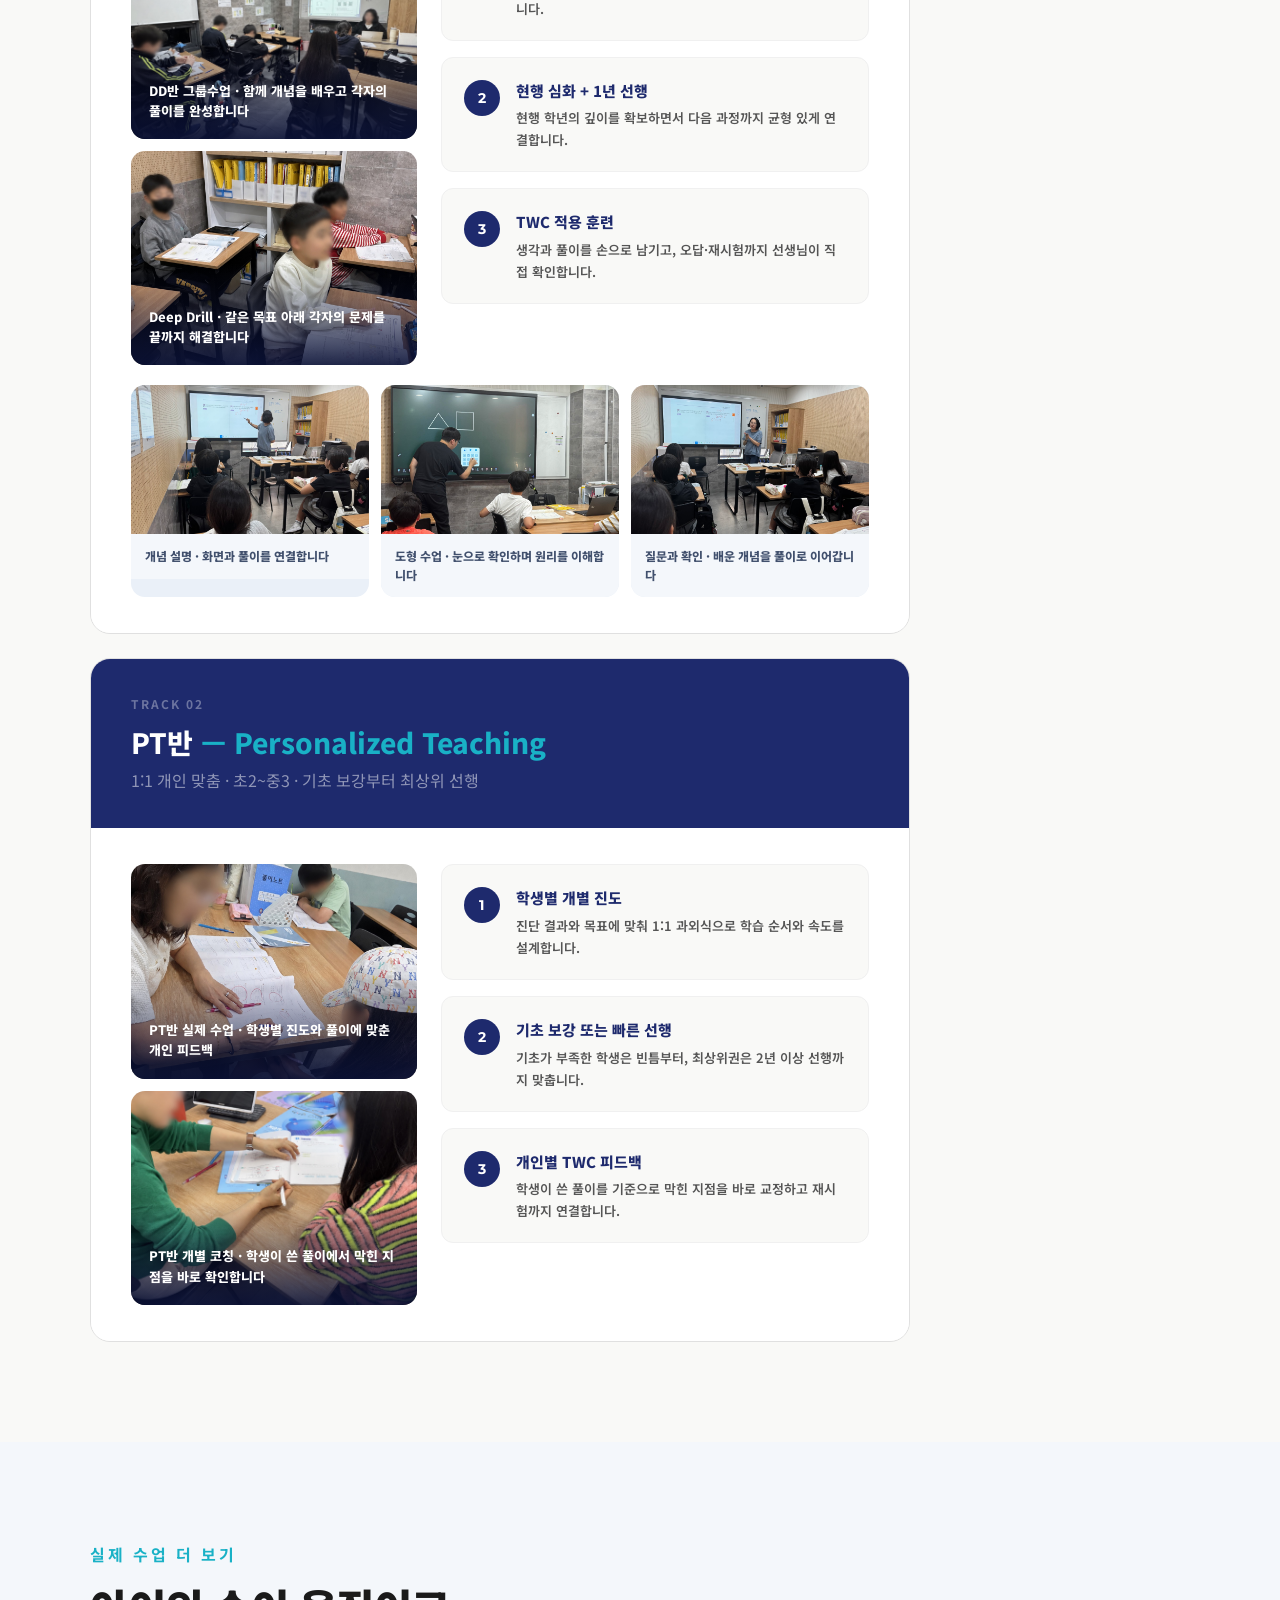
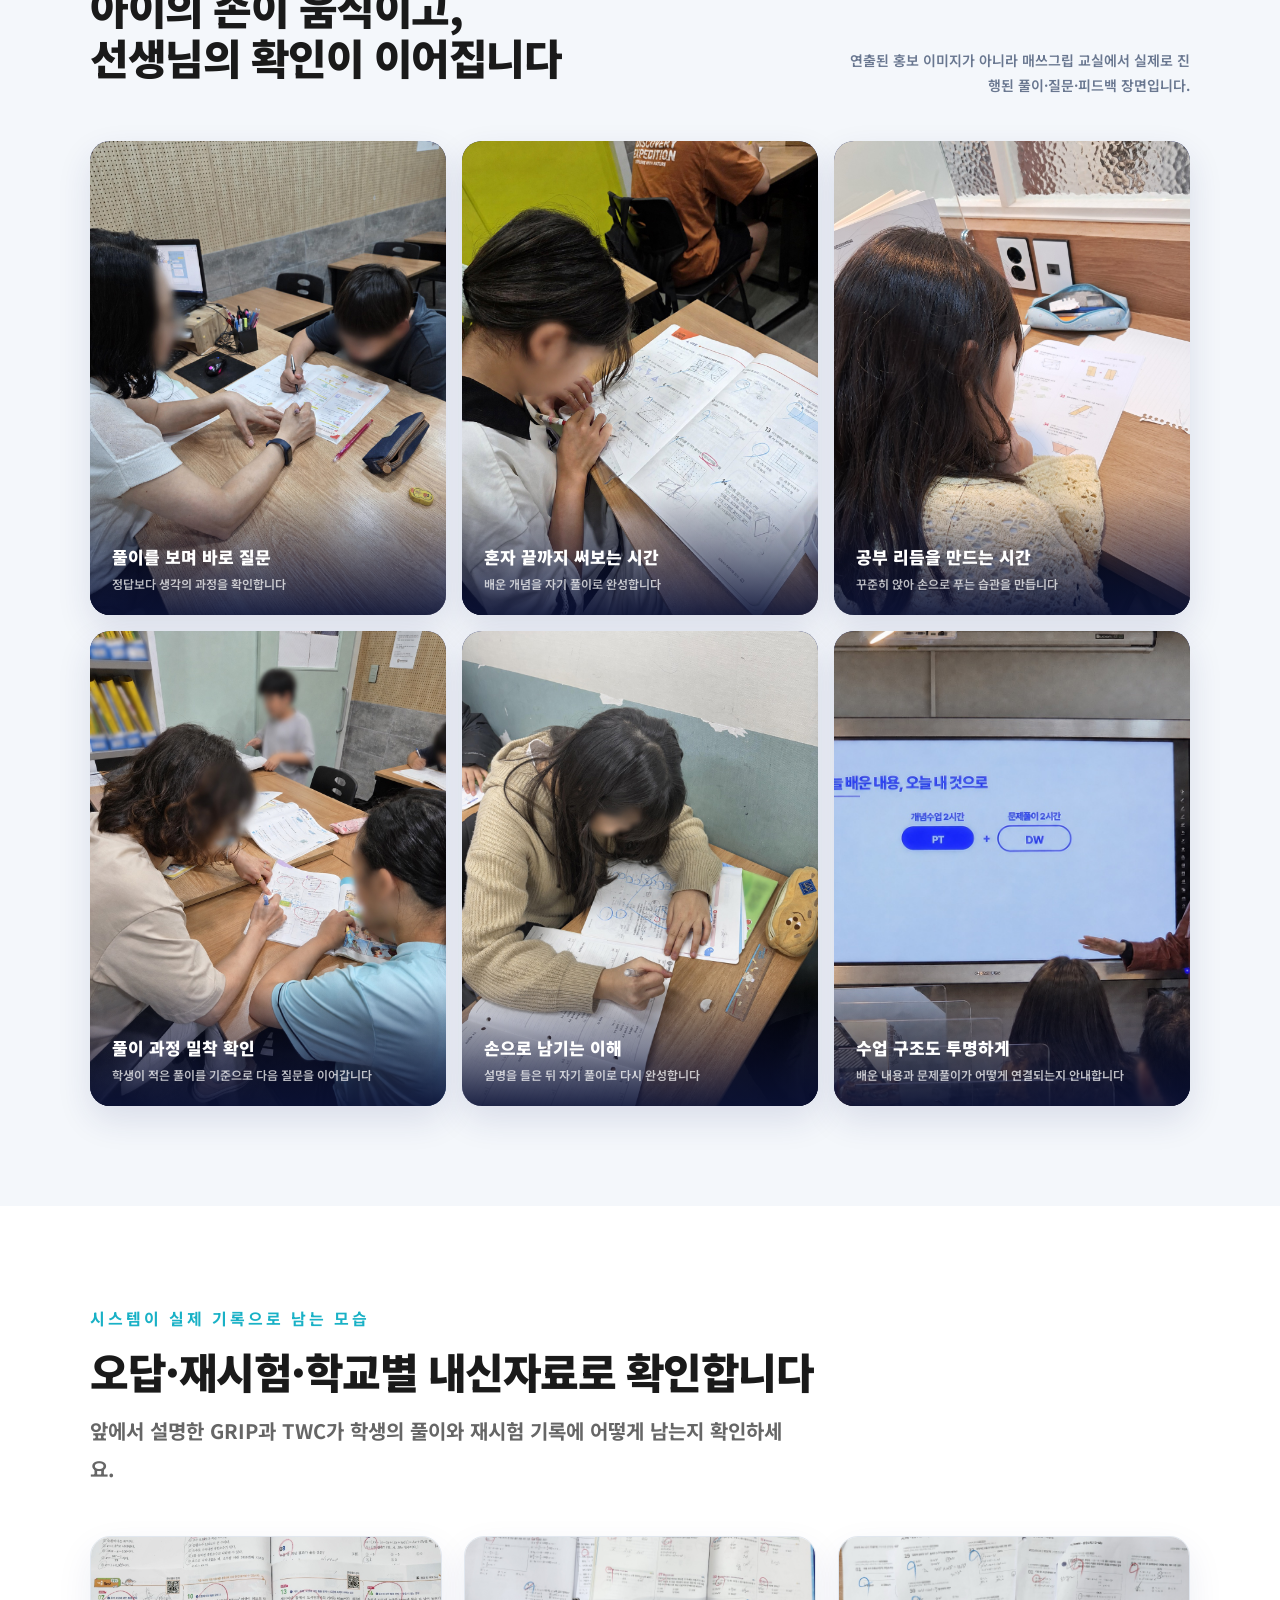
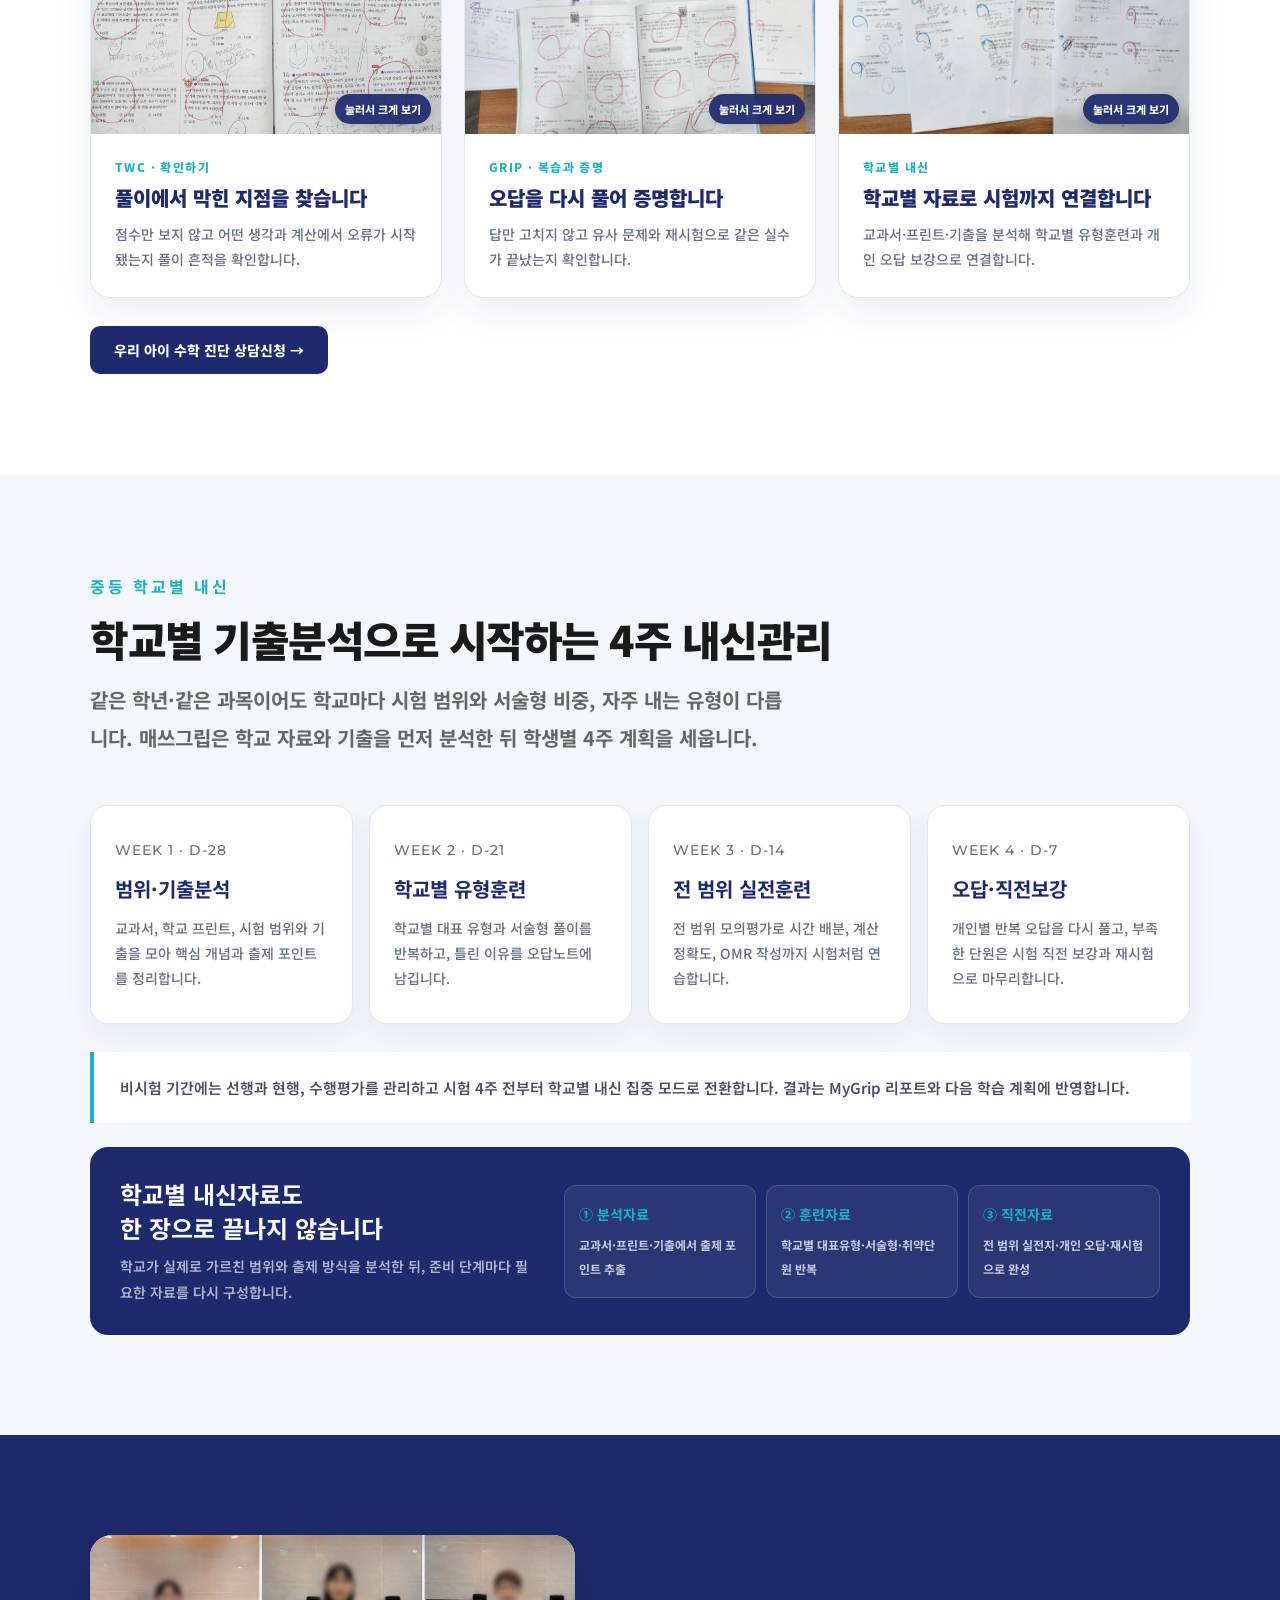
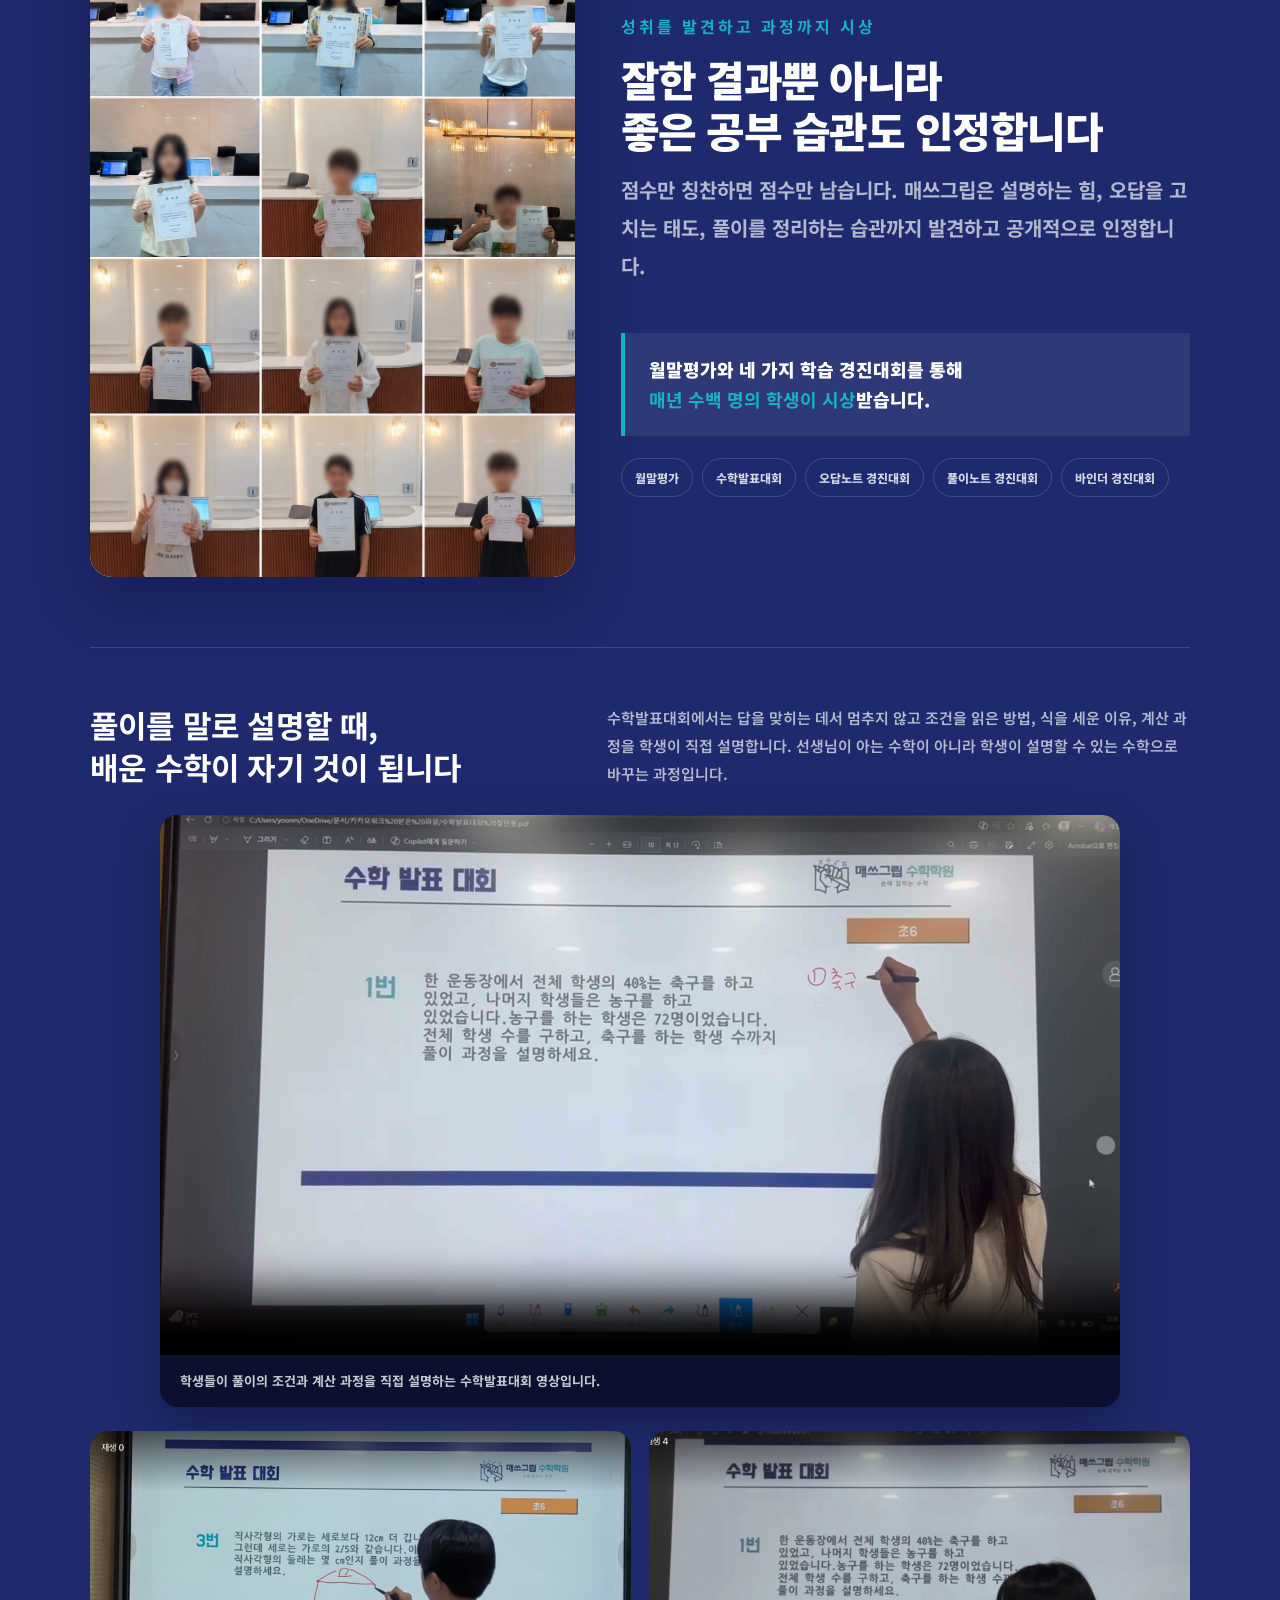
<file: math.html>
<!DOCTYPE html>
<html lang="ko">
<head>
<meta charset="UTF-8">
<meta name="viewport" content="width=device-width, initial-scale=1.0">
<title>매쓰그립 수학학원 — 손에 잡히는 수학</title>
<meta name="description" content="서울 서대문구 가재울 매쓰그립 수학학원. GRIP 성장관리, 모든 수업의 TWC, 학생별 DD·PT 맞춤 운영, GPA 그립성취점수와 MyGrip 학부모 리포트, 학교별 기출분석과 4주 내신관리.">
<link rel="icon" href="assets/images/logo/grip-icon.png" type="image/png">
<link href="https://fonts.googleapis.com/css2?family=Noto+Sans+KR:wght@300;400;500;700;900&amp;family=Montserrat:wght@400;600;700;800&amp;display=swap" rel="stylesheet">
<script async src="https://www.googletagmanager.com/gtag/js?id=G-V08TZZS1C8"></script>
<script>
  window.dataLayer = window.dataLayer || [];
  function gtag(){dataLayer.push(arguments);}
  gtag('js', new Date());
  gtag('config', 'G-V08TZZS1C8');
</script>
<style>
*{margin:0;padding:0;box-sizing:border-box;}
html{scroll-behavior:smooth;}
body{font-family:'Noto Sans KR',sans-serif;background:#fff;color:#1a1a1a;overflow-x:hidden;}

nav{position:fixed;top:0;left:0;right:0;z-index:100;background:rgba(255,255,255,0.97);border-bottom:1px solid #e8e8e8;height:64px;display:flex;align-items:center;justify-content:space-between;padding:0 40px;}
.nav-back{font-size:12px;color:#aaa;text-decoration:none;display:flex;align-items:center;gap:6px;transition:color 0.2s;}
.nav-back:hover{color:#1e2a6d;}
.nav-menu{display:flex;align-items:center;gap:20px;}
.nav-menu a{font-size:13px;font-weight:500;color:#555;text-decoration:none;transition:color 0.2s;}
.nav-menu a:hover{color:#1e2a6d;}
.nav-cta{background:#1e2a6d;color:#fff !important;padding:8px 18px;border-radius:6px;transition:background 0.2s;}
.nav-cta:hover{background:#19b1c6 !important;}

.hero{background:#1e2a6d;padding:126px 40px 86px;position:relative;overflow:hidden;}
.hero::before{content:'x ÷ √ π Σ ∫';font-family:'Montserrat',sans-serif;font-size:120px;font-weight:800;color:rgba(255,255,255,0.04);position:absolute;top:20px;left:-20px;white-space:nowrap;pointer-events:none;letter-spacing:20px;}
.hero::after{content:'';position:absolute;bottom:0;right:0;width:600px;height:600px;background:radial-gradient(circle,rgba(25,177,198,0.15) 0%,transparent 70%);pointer-events:none;}
.hero-inner{max-width:1280px;margin:0 auto;position:relative;z-index:1;}
.hero-layout{display:grid;grid-template-columns:minmax(0,0.86fr) minmax(480px,1.14fr);grid-template-areas:'copy-top video' 'copy-bottom video';column-gap:64px;align-items:center;}
.hero-copy-top{grid-area:copy-top;align-self:end;}
.hero-copy-bottom{grid-area:copy-bottom;align-self:start;}
.hero-tag{font-size:14px;font-weight:700;letter-spacing:4px;text-transform:uppercase;color:#19b1c6;margin-bottom:16px;}
.hero-slogan{font-size:20px;color:rgba(255,255,255,0.5);font-weight:300;margin-bottom:16px;letter-spacing:2px;}
.hero-title{font-size:60px;font-weight:900;color:#fff;line-height:1.05;margin-bottom:20px;letter-spacing:-2px;}
.hero-title span{color:#19b1c6;}
.hero-desc{font-size:17px;color:rgba(255,255,255,0.6);font-weight:300;line-height:1.9;margin-bottom:38px;max-width:560px;}
.hero-metrics{display:flex;gap:36px;flex-wrap:wrap;}
.hero-metric-num{font-family:'Montserrat',sans-serif;font-size:38px;font-weight:800;color:#19b1c6;line-height:1;}
.hero-metric-label{font-size:13px;color:rgba(255,255,255,0.4);margin-top:6px;}
.hero-ctas{display:flex;gap:12px;margin-top:34px;flex-wrap:wrap;}
.hero-btn{display:inline-flex;align-items:center;gap:8px;padding:15px 30px;border-radius:8px;font-size:15px;font-weight:600;text-decoration:none;transition:all 0.2s;}
.hero-btn-p{background:#19b1c6;color:#fff;}
.hero-btn-p:hover{background:#16a0b3;}
.hero-btn-s{background:rgba(255,255,255,0.1);color:#fff;border:1px solid rgba(255,255,255,0.2);}
.hero-btn-s:hover{background:rgba(255,255,255,0.2);}
.hero-video-card{grid-area:video;align-self:center;background:rgba(255,255,255,0.08);border:1px solid rgba(255,255,255,0.18);border-radius:22px;padding:14px;box-shadow:0 28px 70px rgba(7,13,54,0.32);backdrop-filter:blur(8px);}
.hero-video-heading{display:flex;align-items:center;justify-content:space-between;gap:16px;padding:4px 6px 12px;}
.hero-video-heading strong{font-size:15px;color:#fff;letter-spacing:-0.2px;}
.hero-video-heading span{font-size:12px;color:#19b1c6;font-weight:700;white-space:nowrap;}
.hero-video-stage{position:relative;border-radius:14px;overflow:hidden;background:#111;}
.hero-video{display:block;width:100%;aspect-ratio:16/9;object-fit:cover;border-radius:14px;background:#111;}
.hero-video-end-cta{position:absolute;inset:0;display:flex;align-items:flex-end;justify-content:center;padding:18px 18px 52px;opacity:0;pointer-events:none;transition:opacity 0.25s ease,background 0.25s ease;}
.hero-video-end-cta.is-visible{opacity:1;}
.hero-video-end-link{pointer-events:auto;display:flex;flex-direction:column;align-items:center;gap:3px;min-width:min(360px,90%);padding:13px 22px;border-radius:12px;background:rgba(25,177,198,0.96);color:#fff;text-decoration:none;text-align:center;box-shadow:0 10px 28px rgba(0,0,0,0.3);transition:background 0.2s,transform 0.2s;}
.hero-video-end-link:hover{background:#16a0b3;transform:translateY(-2px);}
.hero-video-end-link strong{font-size:16px;line-height:1.35;}
.hero-video-end-link span{font-size:11px;color:rgba(255,255,255,0.8);}
.hero-video-end-cta.is-ended{align-items:center;padding:0;background:rgba(18,28,84,0.82);pointer-events:auto;}
.hero-video-end-cta.is-ended .hero-video-end-link{display:none;}
.hero-video-end-card{display:none;width:min(430px,calc(100% - 24px));padding:16px;border:1px solid rgba(255,255,255,.22);border-radius:16px;background:rgba(18,28,84,.94);box-shadow:0 16px 36px rgba(0,0,0,.36);text-align:center;}
.hero-video-end-cta.is-ended .hero-video-end-card{display:block;}
.hero-video-end-title{font-size:17px;font-weight:900;color:#fff;line-height:1.3;}
.hero-video-end-desc{margin:4px 0 12px;font-size:12px;color:rgba(255,255,255,.74);}
.hero-video-end-actions{display:grid;grid-template-columns:1fr 1fr;gap:8px;}
.hero-video-end-action{display:flex;align-items:center;justify-content:center;min-height:38px;padding:9px 12px;border:1px solid rgba(255,255,255,.32);border-radius:9px;background:rgba(255,255,255,.1);color:#fff;font:inherit;font-size:13px;font-weight:800;text-decoration:none;cursor:pointer;transition:background .2s,transform .2s;}
.hero-video-end-action:hover{background:rgba(255,255,255,.2);transform:translateY(-1px);}
.hero-video-end-action-primary{grid-column:1/-1;border-color:#19b1c6;background:#19b1c6;}
.hero-video-end-action-primary:hover{background:#16a0b3;}
.hero-video-share-status{min-height:15px;margin-top:6px;font-size:11px;color:#9ce8f1;}
.hero-video-foot{display:flex;align-items:center;justify-content:space-between;gap:18px;padding:13px 6px 3px;}
.hero-video-foot p{font-size:12px;color:rgba(255,255,255,0.58);line-height:1.5;}
.hero-video-apply{flex-shrink:0;color:#fff;font-size:13px;font-weight:700;text-decoration:none;background:#19b1c6;border-radius:8px;padding:10px 14px;transition:background 0.2s,transform 0.2s;}
.hero-video-apply:hover{background:#16a0b3;transform:translateY(-1px);}


.w-inner{max-width:1100px;margin:0 auto;}
.eyebrow{font-size:16px;font-weight:700;letter-spacing:3px;text-transform:uppercase;color:#19b1c6;margin-bottom:16px;}
.eyebrow-dim{color:rgba(255,255,255,0.5);}
.eyebrow-lg{font-size:22px;font-weight:900;letter-spacing:2px;text-transform:uppercase;color:#19b1c6;margin-bottom:20px;}
.eyebrow-lg-dim{color:rgba(255,255,255,0.5);}
.eyebrow-xl{font-size:16px;font-weight:700;letter-spacing:3px;text-transform:uppercase;color:#19b1c6;margin-bottom:16px;}
.heading{font-size:42px;font-weight:900;color:#1a1a1a;line-height:1.2;margin-bottom:16px;letter-spacing:-1.5px;}
.heading-w{color:#fff;}
.lead{font-size:20px;color:#666;font-weight:700;line-height:1.9;margin-bottom:48px;max-width:700px;}
.lead-w{color:rgba(255,255,255,0.6);}

/* PROBLEM → SOLUTION */
.story{background:#f4f7fb;padding:100px 40px;}
.problem-head{max-width:820px;margin-bottom:48px;}
.problem-question{font-size:46px;font-weight:900;color:#1e2a6d;line-height:1.3;letter-spacing:-1.8px;margin-bottom:20px;}
.problem-question em{color:#e86618;font-style:normal;}
.problem-lead{font-size:19px;color:#55627a;line-height:1.85;font-weight:650;}
.cause-solution-grid{display:grid;grid-template-columns:repeat(2,minmax(0,1fr));gap:20px;}
.cause-solution-card{overflow:hidden;border:1px solid #d8e1ee;border-radius:22px;background:#fff;box-shadow:0 16px 38px rgba(30,42,109,.09);}
.cause-block,.answer-block{padding:30px 30px 32px;min-height:220px;}
.cause-block{background:#1e2a6d;color:#fff;}
.answer-block{position:relative;background:#fff;}
.answer-block::before{content:'↓';position:absolute;top:-18px;left:30px;width:36px;height:36px;border-radius:50%;display:flex;align-items:center;justify-content:center;background:#19b1c6;color:#fff;font-size:18px;font-weight:900;box-shadow:0 6px 16px rgba(25,177,198,.3);}
.pair-label{font-size:14px;font-weight:900;letter-spacing:1px;color:#19b1c6;margin-bottom:14px;}
.answer-block .pair-label{color:#e86618;margin-top:8px;}
.pair-title{font-size:23px;font-weight:900;line-height:1.45;margin-bottom:12px;word-break:keep-all;}
.cause-block .pair-title{color:#fff;}
.answer-block .pair-title{color:#1e2a6d;}
.pair-desc{font-size:16px;line-height:1.8;font-weight:600;word-break:keep-all;}
.cause-block .pair-desc{color:rgba(255,255,255,.72);}
.answer-block .pair-desc{color:#5e6a80;}
.solution-promise{margin-top:28px;background:#fff;border:2px solid #1e2a6d;border-radius:16px;padding:22px 26px;text-align:center;color:#1e2a6d;font-size:18px;font-weight:850;line-height:1.65;word-break:keep-all;}
.solution-promise strong{color:#19b1c6;}

/* REAL CLASSROOM */
.reality-sec{background:#f4f7fb;padding:100px 40px;}
.reality-head{display:flex;align-items:flex-end;justify-content:space-between;gap:36px;margin-bottom:42px;}
.reality-head-copy{max-width:700px;}
.reality-head-note{max-width:340px;font-size:14px;color:#697790;line-height:1.8;font-weight:600;text-align:right;}
.reality-grid{display:grid;grid-template-columns:repeat(4,minmax(0,1fr));gap:16px;}
.reality-grid.all-photos{grid-template-columns:repeat(3,minmax(0,1fr));}
.reality-card{position:relative;min-width:0;overflow:hidden;border-radius:20px;background:#1e2a6d;box-shadow:0 14px 34px rgba(30,42,109,.12);}
.reality-card img{display:block;width:100%;aspect-ratio:3/4;object-fit:cover;transition:transform .35s ease;}
.reality-card:hover img{transform:scale(1.025);}
.reality-caption{position:absolute;left:0;right:0;bottom:0;padding:54px 22px 22px;background:linear-gradient(transparent,rgba(10,17,54,.9));color:#fff;}
.reality-caption strong{display:block;font-size:17px;font-weight:900;line-height:1.45;margin-bottom:4px;}
.reality-caption span{display:block;font-size:12px;color:rgba(255,255,255,.72);line-height:1.6;font-weight:600;}

/* SYSTEM MAP */
.system-map{background:#fff;padding:110px 40px;}
.system-map-head{max-width:850px;margin-bottom:48px;}
.system-map-title{font-size:44px;font-weight:900;line-height:1.25;letter-spacing:-1.5px;color:#1e2a6d;margin-bottom:22px;}
.system-map-intro{font-size:20px;line-height:1.85;color:#4f5d76;font-weight:700;word-break:keep-all;}
.system-map-intro strong{color:#1e2a6d;}
.system-map-tower{display:flex;flex-direction:column;align-items:center;gap:10px;max-width:1080px;margin:0 auto;}
.system-map-tier{position:relative;display:grid;grid-template-columns:150px minmax(0,1fr) 104px;align-items:center;gap:24px;min-height:126px;padding:22px 28px;border-radius:22px;text-decoration:none;box-shadow:0 12px 32px rgba(30,42,109,.1);transition:transform .25s,box-shadow .25s;overflow:visible;}
.system-map-tier:hover{transform:translateY(-4px);box-shadow:0 18px 42px rgba(30,42,109,.17);}
.system-map-tier::after{content:'↑';position:absolute;left:50%;top:-20px;z-index:3;width:30px;height:30px;border-radius:50%;background:#19b1c6;color:#fff;display:flex;align-items:center;justify-content:center;font-size:16px;font-weight:900;transform:translateX(-50%);box-shadow:0 4px 12px rgba(25,177,198,.3);}
.system-map-tier:first-child::after{display:none;}
.system-map-tier--mygrip{width:68%;min-height:205px;background:linear-gradient(135deg,#e9faf7,#fff);border:2px solid #55d8c4;grid-template-columns:170px minmax(0,1fr) 104px;}
.system-map-tier--gpa{width:78%;background:#eef1fb;border:1px solid #cdd4ec;}
.system-map-tier--twc{width:89%;background:#e4f7f8;border:1px solid #a9e2e8;}
.system-map-tier--grip{width:100%;background:#1e2a6d;border:1px solid #1e2a6d;}
.system-map-tier--grip .system-map-num,.system-map-tier--grip .system-map-term,.system-map-tier--grip .system-map-role,.system-map-tier--grip .system-map-desc,.system-map-tier--grip .system-map-link{color:#fff;}
.system-map-copy{display:flex;min-width:0;flex-direction:column;}
.system-map-app{width:160px;height:176px;border-radius:18px;object-fit:cover;object-position:center 32%;box-shadow:0 12px 26px rgba(30,42,109,.16);background:#f4faf8;}
.system-map-num{font-family:'Montserrat',sans-serif;font-size:12px;font-weight:800;letter-spacing:2px;color:#19b1c6;margin-bottom:8px;}
.system-map-term{font-family:'Montserrat',sans-serif;font-size:34px;font-weight:800;line-height:1;color:#1e2a6d;letter-spacing:-1.5px;margin-bottom:8px;}
.system-map-role{font-size:19px;font-weight:900;color:#1e2a6d;margin-bottom:8px;}
.system-map-desc{font-size:14px;line-height:1.75;color:#637089;font-weight:600;word-break:keep-all;}
.system-map-link{font-size:12px;font-weight:800;color:#19b1c6;text-align:right;}
.system-map-loop{margin-top:24px;padding:20px 24px;border-radius:14px;background:#1e2a6d;color:#fff;text-align:center;font-size:16px;line-height:1.7;font-weight:800;}
.system-map-loop strong{color:#19b1c6;}

/* SHARED SYSTEM CHAPTER */
.system-chapter{margin-bottom:50px;max-width:840px;}
.system-chapter-kicker{display:flex;align-items:center;gap:14px;margin-bottom:16px;font-size:14px;font-weight:900;color:#19b1c6;letter-spacing:1.5px;}
.system-chapter-kicker::after{content:'';width:64px;height:2px;background:#19b1c6;}
.system-chapter-row{display:flex;align-items:baseline;gap:22px;flex-wrap:wrap;margin-bottom:18px;}
.system-chapter-term{font-family:'Montserrat',sans-serif;font-size:72px;font-weight:800;line-height:.95;letter-spacing:-3px;color:#1e2a6d;}
.system-chapter-role{font-size:28px;font-weight:900;color:#1e2a6d;letter-spacing:-.8px;}
.system-chapter-summary{font-size:18px;line-height:1.85;color:#5f6d84;font-weight:700;word-break:keep-all;}
.system-chapter-dark .system-chapter-term,.system-chapter-dark .system-chapter-role{color:#fff;}
.system-chapter-dark .system-chapter-summary{color:rgba(255,255,255,.65);}
.mygrip-chapter{margin-top:86px;scroll-margin-top:90px;}

/* GRIP */
.grip-sec{background:#eef3fb;padding:100px 40px;}
.grip-table{margin-top:46px;border:1px solid #cfd9ea;border-radius:22px;overflow:hidden;background:#fff;box-shadow:0 18px 44px rgba(30,42,109,.09);}
.grip-table-row{display:grid;grid-template-columns:110px 160px minmax(0,1fr) 220px;align-items:stretch;border-top:1px solid #dfe6f1;}
.grip-table-row:first-child{border-top:0;}
.grip-table-head{background:#1e2a6d;color:#fff;font-size:13px;font-weight:900;letter-spacing:.6px;}
.grip-table-cell{display:flex;align-items:center;padding:21px 20px;border-left:1px solid #dfe6f1;font-size:14px;line-height:1.7;color:#53617a;font-weight:650;word-break:keep-all;}
.grip-table-cell:first-child{border-left:0;}
.grip-table-head .grip-table-cell{color:#fff;justify-content:center;border-color:rgba(255,255,255,.16);}
.grip-stage{justify-content:center;gap:9px;background:#f8fafc;}
.grip-stage b{font-family:'Montserrat',sans-serif;font-size:30px;color:#19b1c6;line-height:1;}
.grip-stage span{font-size:12px;font-weight:900;color:#7a879d;}
.grip-core{font-size:20px;font-weight:900;color:#1e2a6d;}
.grip-standard{color:#1e2a6d;font-weight:800;background:#f4f7fc;}
.grip-table-note{margin-top:18px;font-size:14px;line-height:1.75;color:#64718a;font-weight:700;text-align:center;}

/* TWC */
.twc-sec{background:#fff;padding:100px 40px;}
.twc-definition{margin-top:18px;padding:18px 22px;border-radius:14px;border:1px solid #dce5f2;background:#f7f9fc;color:#4f5d76;font-size:14px;line-height:1.75;font-weight:700;}
.twc-definition strong{color:#1e2a6d;}
.twc-table{margin-top:42px;border:1px solid #cfd9ea;border-radius:22px;overflow:hidden;background:#fff;box-shadow:0 18px 44px rgba(30,42,109,.09);}
.twc-table-row{display:grid;grid-template-columns:110px 170px minmax(0,1fr) minmax(0,1fr) 190px;border-top:1px solid #dfe6f1;}
.twc-table-row:first-child{border-top:0;}
.twc-table-head{background:#1e2a6d;color:#fff;}
.twc-table-cell{display:flex;align-items:center;padding:22px 18px;border-left:1px solid #dfe6f1;font-size:15px;line-height:1.7;color:#53617a;font-weight:650;word-break:keep-all;}
.twc-table-cell:first-child{border-left:0;}
.twc-table-head .twc-table-cell{justify-content:center;color:#fff;border-color:rgba(255,255,255,.15);font-size:13px;font-weight:900;}
.twc-step{justify-content:center;gap:9px;background:#f4f7fb;}
.twc-step b{font-family:'Montserrat',sans-serif;font-size:32px;color:#19b1c6;}
.twc-step span{font-size:12px;font-weight:900;color:#7a879d;}
.twc-action{font-size:20px;font-weight:900;color:#1e2a6d;}
.twc-complete{background:#f2fbfa;color:#176f7b;font-weight:850;}
.twc-routine{display:grid;grid-template-columns:170px repeat(3,1fr);align-items:stretch;background:#1e2a6d;color:#fff;}
.twc-routine-title,.twc-routine-item{padding:20px 18px;display:flex;align-items:center;justify-content:center;text-align:center;line-height:1.55;font-weight:800;}
.twc-routine-title{color:#19b1c6;}
.twc-routine-item{border-left:1px solid rgba(255,255,255,.14);font-size:14px;}

/* SCHOOL EXAM 4 WEEKS */
.exam-sec{background:#f4f7fb;padding:100px 40px;}
.exam-intro{max-width:760px;margin-bottom:48px;}
.exam-grid{display:grid;grid-template-columns:repeat(4,1fr);gap:16px;}
.exam-card{background:#fff;border:1px solid #e1e7ef;border-radius:18px;padding:32px 24px;box-shadow:0 10px 30px rgba(30,42,109,0.06);}
.exam-week{font-family:'Montserrat',sans-serif;font-size:13px;font-weight:800;color:#19b1c6;letter-spacing:1px;margin-bottom:12px;}
.exam-card h3{font-size:20px;color:#1e2a6d;margin-bottom:14px;line-height:1.35;}
.exam-card p{font-size:14px;color:#667085;line-height:1.8;font-weight:500;}
.exam-note{margin-top:28px;padding:22px 26px;border-left:4px solid #19b1c6;background:#fff;font-size:15px;color:#44506a;line-height:1.8;font-weight:600;}
.exam-materials{margin-top:24px;padding:30px;border-radius:18px;background:#1e2a6d;color:#fff;display:grid;grid-template-columns:.82fr 1.18fr;gap:30px;align-items:center;}
.exam-materials h3{font-size:24px;line-height:1.4;margin-bottom:10px;}
.exam-materials p{font-size:14px;line-height:1.8;color:rgba(255,255,255,.66);font-weight:600;}
.exam-material-list{display:grid;grid-template-columns:repeat(3,1fr);gap:10px;}
.exam-material-item{padding:18px 14px;border:1px solid rgba(255,255,255,.14);border-radius:12px;background:rgba(255,255,255,.06);}
.exam-material-item b{display:block;font-size:14px;color:#19b1c6;margin-bottom:7px;}
.exam-material-item span{font-size:12px;line-height:1.55;color:rgba(255,255,255,.74);font-weight:700;}

/* EVIDENCE */
.evidence-sec{background:#fff;padding:100px 40px;}
.evidence-grid{display:grid;grid-template-columns:repeat(3,1fr);gap:22px;margin-top:48px;}
.evidence-card{overflow:hidden;border:1px solid #e1e7ef;border-radius:20px;background:#fff;box-shadow:0 14px 36px rgba(30,42,109,.08);}
.evidence-thumb{aspect-ratio:16/9;overflow:hidden;background:#edf2f8;}
.evidence-thumb img{width:100%;height:100%;object-fit:cover;display:block;transition:transform .35s;}
.evidence-card:hover .evidence-thumb img{transform:scale(1.025);}
.evidence-body{padding:24px 24px 26px;}
.evidence-kicker{font-size:12px;font-weight:800;color:#19b1c6;letter-spacing:1.4px;margin-bottom:8px;}
.evidence-title{font-size:20px;font-weight:900;color:#1e2a6d;margin-bottom:10px;}
.evidence-note{font-size:14px;line-height:1.75;color:#667085;font-weight:500;}
.evidence-cta{display:inline-flex;margin-top:28px;padding:14px 24px;border-radius:10px;background:#1e2a6d;color:#fff;text-decoration:none;font-size:14px;font-weight:800;}
.evidence-cta:hover{background:#19b1c6;}

/* MOBILE NOTE PAGES + PHOTO LIGHTBOX */
.note-page-single{position:relative;}
.note-page-single::after{content:'눌러서 크게 보기';position:absolute;right:10px;bottom:10px;padding:7px 10px;border-radius:999px;background:rgba(30,42,109,.92);color:#fff;font-size:11px;font-weight:800;pointer-events:none;box-shadow:0 3px 12px rgba(0,0,0,.18);}
.zoomable-photo{cursor:zoom-in;}
.zoomable-photo:focus-visible{outline:4px solid #19b1c6;outline-offset:4px;}
.photo-lightbox{position:fixed;inset:0;z-index:3000;display:flex;align-items:center;justify-content:center;padding:28px;background:rgba(4,9,35,.94);opacity:0;overflow:auto;transition:opacity .2s ease;}
.photo-lightbox[hidden]{display:none;}
.photo-lightbox.is-open{opacity:1;}
.photo-lightbox-dialog{position:relative;display:flex;flex-direction:column;align-items:center;max-width:96vw;max-height:94vh;}
.photo-lightbox-frame{position:relative;display:flex;align-items:center;justify-content:center;max-width:94vw;max-height:86vh;overflow:hidden;cursor:zoom-in;}
.photo-lightbox-img{display:block;max-width:94vw;max-height:86vh;width:auto;height:auto;object-fit:contain;border-radius:12px;background:#fff;box-shadow:0 24px 80px rgba(0,0,0,.45);}
.photo-lightbox-caption{margin-top:12px;color:#fff;font-size:15px;font-weight:700;text-align:center;line-height:1.5;}
.photo-lightbox-close{position:absolute;top:-18px;right:-18px;width:46px;height:46px;border:2px solid rgba(255,255,255,.85);border-radius:50%;background:#111;color:#fff;font-size:25px;line-height:1;cursor:pointer;box-shadow:0 8px 24px rgba(0,0,0,.35);}
.photo-lightbox-close:hover,.photo-lightbox-close:focus-visible{background:#19b1c6;outline:none;}
body.lightbox-open{overflow:hidden;}
@media(max-width:600px){
  .note-page-single{aspect-ratio:auto!important;}
  .note-page-single img{width:100%!important;height:auto!important;object-fit:contain!important;}
  .photo-lightbox{align-items:flex-start;justify-content:flex-start;padding:58px 8px 28px;}
  .photo-lightbox-dialog{width:max-content;max-width:none;max-height:none;margin:0 auto;}
  .photo-lightbox-frame{display:block;width:calc(100vw - 16px);max-width:none;max-height:none;flex:none;transition:width .2s ease;}
  .photo-lightbox-img{width:100%;height:auto;max-width:none;max-height:none;border-radius:8px;}
  .photo-lightbox-dialog.is-zoomed{margin-left:0;}
  .photo-lightbox-dialog.is-zoomed .photo-lightbox-frame{width:170vw;cursor:zoom-out;}
  .photo-lightbox-close{position:fixed;top:10px;right:10px;z-index:2;}
  .photo-lightbox-caption{font-size:13px;}
}

/* PRESENTATION + AWARDS */
.award-sec{background:#1e2a6d;padding:100px 40px;color:#fff;}
.award-layout{display:grid;grid-template-columns:.92fr 1.08fr;gap:46px;align-items:center;}
.award-photo{margin:0;overflow:hidden;border-radius:22px;background:#fff;box-shadow:0 24px 58px rgba(4,9,35,.3);}
.award-photo img{display:block;width:100%;height:auto;}
.award-copy .heading{color:#fff;}
.award-copy .lead{color:rgba(255,255,255,.67);}
.award-count{margin:25px 0 22px;padding:22px 24px;border-left:4px solid #19b1c6;background:rgba(255,255,255,.07);font-size:18px;line-height:1.65;font-weight:900;}
.award-count strong{color:#19b1c6;}
.award-tags{display:flex;flex-wrap:wrap;gap:9px;}
.award-tag{padding:10px 13px;border:1px solid rgba(255,255,255,.16);border-radius:999px;color:rgba(255,255,255,.82);font-size:12px;font-weight:800;}
.presentation-block{margin-top:70px;padding-top:56px;border-top:1px solid rgba(255,255,255,.14);}
.presentation-head{display:grid;grid-template-columns:.9fr 1.1fr;gap:40px;align-items:end;margin-bottom:28px;}
.presentation-head h3{font-size:31px;line-height:1.35;letter-spacing:-.8px;}
.presentation-head p{font-size:15px;line-height:1.85;color:rgba(255,255,255,.67);font-weight:600;}
.presentation-video-wrap{max-width:960px;margin:0 auto 24px;border-radius:18px;overflow:hidden;background:#0b102f;box-shadow:0 18px 46px rgba(0,0,0,.28);}
.presentation-video{display:block;width:100%;aspect-ratio:16/9;object-fit:contain;background:#0b102f;}
.presentation-video-caption{padding:15px 20px;font-size:13px;line-height:1.65;color:rgba(255,255,255,.78);font-weight:700;}
.presentation-gallery{display:grid;grid-template-columns:repeat(2,1fr);gap:18px;}
.presentation-shot{margin:0;overflow:hidden;border-radius:18px;background:#101846;}
.presentation-shot img{display:block;width:100%;aspect-ratio:16/9;object-fit:cover;}
.presentation-shot figcaption{padding:17px 20px;font-size:13px;line-height:1.65;color:rgba(255,255,255,.74);font-weight:700;}

/* TRACK */
.track-sec{background:#f9f9f7;padding:100px 40px;}
.track-grid{display:grid;grid-template-columns:1fr;gap:24px;max-width:820px;}
.track-card{border-radius:20px;overflow:hidden;border:1px solid #e0e0e0;}
.track-head{padding:36px 40px;background:#1e2a6d;}
.track-head-lbl{font-size:12px;font-weight:700;letter-spacing:2px;color:rgba(255,255,255,0.35);text-transform:uppercase;margin-bottom:10px;}
.track-head-title{font-size:28px;font-weight:800;color:#fff;margin-bottom:6px;}
.track-head-title span{color:#19b1c6;}
.track-head-sub{font-size:16px;color:rgba(255,255,255,0.5);}
.track-body{padding:36px 40px;background:#fff;}
.track-body-grid{display:grid;grid-template-columns:minmax(220px,.8fr) 1.2fr;gap:24px;align-items:stretch;}
.track-photo-stack{display:grid;gap:12px;align-content:start;}
.track-photo{position:relative;min-height:100%;overflow:hidden;border-radius:14px;background:#eaf0f8;}
.track-photo img{display:block;width:100%;height:100%;min-height:360px;object-fit:cover;}
.track-photo figcaption{position:absolute;left:0;right:0;bottom:0;padding:44px 18px 18px;background:linear-gradient(transparent,rgba(10,17,54,.9));color:#fff;font-size:13px;font-weight:800;line-height:1.55;}
.track-photo-stack .track-photo{min-height:0;}
.track-photo-stack .track-photo img{height:auto;min-height:0;aspect-ratio:4/3;}
.track-dd-gallery{display:grid;grid-template-columns:repeat(3,minmax(0,1fr));gap:12px;margin-top:20px;}
.track-dd-shot{margin:0;overflow:hidden;border-radius:14px;background:#eaf0f8;}
.track-dd-shot img{display:block;width:100%;aspect-ratio:16/10;object-fit:cover;}
.track-dd-shot figcaption{padding:13px 14px;background:#f4f7fb;color:#41506d;font-size:12px;font-weight:800;line-height:1.55;}
.track-flow{display:flex;flex-direction:column;gap:16px;}
.track-step{display:flex;align-items:flex-start;gap:16px;padding:20px 22px;background:#f9f9f7;border-radius:12px;border:1px solid #f0f0f0;}
.track-step-n{width:36px;height:36px;border-radius:50%;background:#1e2a6d;color:#fff;font-family:'Montserrat',sans-serif;font-size:14px;font-weight:700;display:flex;align-items:center;justify-content:center;flex-shrink:0;margin-top:2px;}
.track-step-text strong{display:block;font-size:15px;color:#1e2a6d;margin-bottom:4px;font-weight:800;}
.track-step-text{font-size:13px;color:#555;line-height:1.7;font-weight:600;}

/* GPA + MYGRIP */
.gpa-sec{background:#eef3fb;padding:100px 40px;}
.gpa-intro{max-width:820px;margin-bottom:46px;}
.gpa-equation{display:flex;align-items:center;gap:16px;margin:0 0 26px;padding:20px 24px;border:1px solid #cedaed;border-radius:16px;background:#fff;box-shadow:0 10px 28px rgba(30,42,109,.06);}
.gpa-equation b{font-family:'Montserrat',sans-serif;font-size:30px;color:#1e2a6d;}
.gpa-equation i{font-style:normal;font-size:22px;font-weight:900;color:#19b1c6;}
.gpa-equation strong{font-size:22px;color:#1e2a6d;}
.gpa-equation span{margin-left:auto;font-size:13px;line-height:1.6;color:#68758d;font-weight:750;}
.gpa-grid{display:grid;grid-template-columns:1fr 1fr;gap:22px;align-items:stretch;}
.gpa-panel{background:#fff;border:1px solid #dce5f2;border-radius:22px;padding:34px;box-shadow:0 14px 36px rgba(30,42,109,.08);}
.gpa-panel-dark{background:#1e2a6d;border-color:#1e2a6d;color:#fff;}
.gpa-label{font-family:'Montserrat',sans-serif;font-size:13px;font-weight:800;letter-spacing:1.5px;color:#19b1c6;margin-bottom:12px;}
.gpa-title{font-size:27px;font-weight:900;line-height:1.35;color:#1e2a6d;margin-bottom:14px;letter-spacing:-.7px;}
.gpa-panel-dark .gpa-title{color:#fff;}
.gpa-copy{font-size:15px;line-height:1.85;color:#60708c;font-weight:600;}
.gpa-panel-dark .gpa-copy{color:rgba(255,255,255,.72);}
.gpa-weights{display:grid;grid-template-columns:repeat(5,1fr);gap:8px;margin-top:26px;}
.gpa-weight{padding:16px 8px;border-radius:12px;background:#f3f6fb;text-align:center;}
.gpa-weight strong{display:block;font-size:19px;color:#1e2a6d;margin-bottom:5px;}
.gpa-weight span{font-size:12px;color:#697790;font-weight:700;}
.gpa-grade-row{display:flex;gap:7px;margin-top:24px;flex-wrap:wrap;}
.gpa-grade{display:flex;align-items:center;gap:7px;border:1px solid rgba(255,255,255,.16);border-radius:999px;padding:8px 12px;font-size:12px;font-weight:800;color:rgba(255,255,255,.72);}
.gpa-grade b{font-family:'Montserrat',sans-serif;font-size:16px;color:#19b1c6;}
.gpa-flow{margin-top:25px;padding-top:22px;border-top:1px solid rgba(255,255,255,.14);font-size:14px;font-weight:800;line-height:1.8;color:#fff;}
.gpa-flow span{color:#19b1c6;}
.mygrip-points{display:grid;grid-template-columns:repeat(2,1fr);gap:10px;margin-top:24px;}
.mygrip-point{border-radius:12px;padding:16px;background:#f3f6fb;}
.mygrip-point strong{display:block;font-size:14px;color:#1e2a6d;margin-bottom:5px;}
.mygrip-point span{font-size:12px;line-height:1.6;color:#697790;font-weight:600;}
.mygrip-link{display:inline-flex;margin-top:22px;padding:12px 18px;border-radius:9px;background:#19b1c6;color:#fff;text-decoration:none;font-size:13px;font-weight:800;}
.mygrip-link:hover{background:#1e2a6d;}
.mygrip-gallery-head{display:flex;align-items:flex-end;justify-content:space-between;gap:24px;margin:66px 0 24px;}
.mygrip-gallery-head h3{font-size:30px;color:#1e2a6d;line-height:1.35;letter-spacing:-.8px;}
.mygrip-gallery-head p{max-width:460px;font-size:14px;color:#65738c;line-height:1.75;font-weight:600;text-align:right;}
.mygrip-gallery{display:grid;grid-template-columns:repeat(2,minmax(0,1fr));gap:18px;}
.mygrip-shot{background:#fff;border:1px solid #dce5f2;border-radius:18px;overflow:hidden;box-shadow:0 12px 30px rgba(30,42,109,.07);}
.mygrip-shot img{width:100%;display:block;aspect-ratio:4/5;object-fit:cover;}
.mygrip-shot figcaption{padding:24px 24px 26px;}
.mygrip-shot strong{display:block;font-size:21px;color:#1e2a6d;margin-bottom:8px;}
.mygrip-shot span{display:block;font-size:16px;color:#5f6d85;line-height:1.7;font-weight:650;}
.mygrip-source{margin-top:18px;font-size:12px;color:#8591a6;text-align:right;}

/* RESULTS */
.results-sec{background:#1e2a6d;padding:100px 40px;}
.results-grid{display:grid;grid-template-columns:repeat(3,1fr);gap:24px;margin-bottom:48px;}
.result-card{background:rgba(255,255,255,0.06);border:1px solid rgba(255,255,255,0.1);border-radius:16px;padding:36px;text-align:center;}
.result-num{font-family:'Montserrat',sans-serif;font-size:52px;font-weight:800;color:#19b1c6;line-height:1;margin-bottom:10px;}
.result-lbl{font-size:16px;color:rgba(255,255,255,0.5);line-height:1.6;font-weight:500;}

/* CONTACT */
.contact-sec{padding:100px 40px;background:#f9f9f7;text-align:center;}
.contact-box{max-width:560px;margin:0 auto;background:#fff;border-radius:24px;padding:56px;border:1px solid #eee;box-shadow:0 8px 40px rgba(0,0,0,0.06);}
.contact-icon{font-size:48px;margin-bottom:24px;}
.contact-title{font-size:28px;font-weight:800;color:#1e2a6d;margin-bottom:10px;}
.contact-sub{font-size:15px;color:#bbb;margin-bottom:36px;line-height:1.8;}
.contact-btn{display:inline-block;background:#1e2a6d;color:#fff;padding:15px 38px;border-radius:10px;font-size:16px;font-weight:600;text-decoration:none;transition:background 0.2s;margin-bottom:12px;}
.contact-btn:hover{background:#19b1c6;}
.contact-hint{font-size:13px;color:#ccc;margin-top:8px;}

footer{background:#111;padding:48px 40px;text-align:left;}
.footer-inner{max-width:1080px;margin:0 auto;}
.footer-brand{display:flex;align-items:center;gap:12px;font-size:22px;font-weight:900;color:#fff;margin-bottom:20px;}
.footer-brand img{width:52px;height:52px;object-fit:contain;background:#fff;border-radius:12px;padding:5px;box-shadow:0 0 0 1px rgba(255,255,255,.18);}
.footer-details{display:flex;flex-wrap:wrap;gap:8px 0;margin-bottom:22px;color:#d8dce3;font-size:15px;font-weight:500;line-height:1.8;font-style:normal;}
.footer-details span,.footer-details a{color:inherit;text-decoration:none;}
.footer-details span:not(:last-child)::after,.footer-details a:not(:last-child)::after{content:'|';margin:0 12px;color:#69707d;}
.footer-links{display:flex;flex-wrap:wrap;gap:10px;margin-bottom:24px;padding-top:20px;border-top:1px solid #353b46;}
.footer-links a{display:inline-flex;align-items:center;gap:9px;min-height:44px;padding:10px 15px;border:1px solid #353b46;border-radius:10px;background:#20242c;font-size:14px;font-weight:700;color:#f5f7fb;text-decoration:none;transition:transform .2s,border-color .2s,background .2s;}
.footer-links a:hover{color:#fff;background:#292f39;border-color:#596273;transform:translateY(-2px);}
.footer-links svg{width:23px;height:23px;flex:0 0 23px;}
.footer-copy{font-size:13px;color:#adb3bd;line-height:1.7;}
@media(max-width:600px){
  footer{padding:36px 20px;}
  .footer-brand{font-size:18px;line-height:1.45;}
  .footer-brand img{width:46px;height:46px;}
  .footer-details{display:grid;gap:8px;font-size:15px;}
  .footer-details span:not(:last-child)::after,.footer-details a:not(:last-child)::after{display:none;}
  .footer-links a{flex:1 1 calc(50% - 5px);justify-content:center;padding:10px 8px;}
}

.fade-up{opacity:0;transform:translateY(28px);transition:opacity 0.7s ease,transform 0.7s ease;}
.fade-up.visible{opacity:1;transform:translateY(0);}

/* FLOATING */
.floating-consult{position:fixed;right:20px;bottom:120px;z-index:999;display:flex;flex-direction:column;align-items:center;gap:8px;}
.floating-naver{width:52px;height:52px;background:#03C75A;border-radius:50%;display:flex;align-items:center;justify-content:center;box-shadow:0 4px 16px rgba(3,199,90,0.4);text-decoration:none;transition:transform 0.2s;animation:pulse-green 2.5s infinite;}
.floating-naver:hover{transform:scale(1.1);}
.floating-label{font-size:10px;font-weight:600;color:#555;background:#fff;border:1px solid #e0e0e0;border-radius:10px;padding:2px 8px;white-space:nowrap;box-shadow:0 2px 8px rgba(0,0,0,0.08);}
@keyframes pulse-green{0%,100%{box-shadow:0 4px 16px rgba(3,199,90,0.4);}50%{box-shadow:0 4px 24px rgba(3,199,90,0.7);}}

/* CHATBOT */
.chatbot-wrap{position:fixed;right:20px;bottom:20px;z-index:1000;}
.chatbot-btn{width:56px;height:56px;background:linear-gradient(135deg,#1e2a6d,#19b1c6);border-radius:50%;display:flex;align-items:center;justify-content:center;cursor:pointer;box-shadow:0 4px 20px rgba(30,42,109,0.35);border:none;font-size:24px;color:#fff;transition:transform 0.2s;}
.chatbot-btn:hover{transform:scale(1.08);}
.chatbot-badge{position:absolute;top:-2px;right:-2px;width:18px;height:18px;background:#ff4757;border-radius:50%;border:2px solid #fff;display:flex;align-items:center;justify-content:center;font-size:10px;color:#fff;font-weight:700;}
.chatbot-window{position:absolute;bottom:70px;right:0;width:320px;background:#fff;border-radius:18px;box-shadow:0 8px 40px rgba(0,0,0,0.18);overflow:hidden;display:none;flex-direction:column;max-height:480px;}
.chatbot-window.open{display:flex;}
.chatbot-header{background:linear-gradient(135deg,#1e2a6d,#19b1c6);padding:16px 18px;display:flex;align-items:center;gap:10px;}
.chatbot-avatar{width:36px;height:36px;background:rgba(255,255,255,0.2);border-radius:50%;display:flex;align-items:center;justify-content:center;font-size:18px;}
.chatbot-header-info{flex:1;}
.chatbot-header-name{font-size:14px;font-weight:700;color:#fff;}
.chatbot-header-status{font-size:11px;color:rgba(255,255,255,0.7);}
.chatbot-close{background:none;border:none;color:rgba(255,255,255,0.8);font-size:18px;cursor:pointer;line-height:1;padding:0;}
.chatbot-body{flex:1;overflow-y:auto;padding:16px;display:flex;flex-direction:column;gap:12px;}
.chat-msg{max-width:85%;font-size:13px;line-height:1.6;}
.chat-msg.bot{align-self:flex-start;}
.chat-msg.user{align-self:flex-end;}
.chat-bubble{padding:10px 14px;border-radius:14px;word-break:keep-all;}
.chat-msg.bot .chat-bubble{background:#f1f3f8;color:#333;border-bottom-left-radius:4px;}
.chat-msg.user .chat-bubble{background:#1e2a6d;color:#fff;border-bottom-right-radius:4px;}
.chat-chips{display:flex;flex-wrap:wrap;gap:6px;margin-top:4px;}
.chat-chip{background:#fff;border:1px solid #d0d7e8;border-radius:20px;padding:6px 12px;font-size:12px;color:#1e2a6d;cursor:pointer;transition:all 0.15s;font-weight:500;}
.chat-chip:hover{background:#1e2a6d;color:#fff;border-color:#1e2a6d;}
.chatbot-footer{padding:10px 14px;border-top:1px solid #f0f0f0;display:flex;gap:8px;}
.chatbot-input{flex:1;border:1px solid #e0e0e0;border-radius:20px;padding:8px 14px;font-size:13px;outline:none;font-family:'Noto Sans KR',sans-serif;}
.chatbot-input:focus{border-color:#19b1c6;}
.chatbot-send{width:34px;height:34px;background:#1e2a6d;border:none;border-radius:50%;color:#fff;font-size:14px;cursor:pointer;display:flex;align-items:center;justify-content:center;transition:background 0.2s;flex-shrink:0;}
.chatbot-send:hover{background:#19b1c6;}

@media(max-width:900px){
  nav{padding:0 16px;height:80px;}
  .nav-menu a:not(.nav-cta){display:none;}
  .nav-menu a[href*="talk.naver.com"]{display:none !important;}
  .hero{padding:100px 20px 60px;}
  .hero-layout{grid-template-columns:1fr;grid-template-areas:'copy-top' 'video' 'copy-bottom';gap:30px;}
  .hero-layout,.hero-copy-top,.hero-copy-bottom,.hero-video-card{width:100%;min-width:0;max-width:100%;}
  .hero-title{font-size:44px;}
  .hero-slogan{font-size:16px;}
  .hero-desc{margin-bottom:0;}
  .hero-video-card{width:100%;max-width:720px;margin:0 auto;}
  .hero-video-heading{min-width:0;overflow:hidden;}
  .hero-video-heading strong{min-width:0;overflow:hidden;text-overflow:ellipsis;white-space:nowrap;}
  .hero-copy-bottom{width:100%;}
  .hero-metrics{display:grid;grid-template-columns:repeat(3,minmax(0,1fr));gap:12px;width:100%;}
  .hero-metric-num{font-size:28px;}
  .hero-metric-label{font-size:11px;line-height:1.5;}
  .hero-ctas{display:grid;grid-template-columns:1fr 1fr;width:100%;}
  .hero-btn{justify-content:center;padding:13px 10px;text-align:center;}
  .story,.reality-sec,.system-map,.grip-sec,.twc-sec,.track-sec,.gpa-sec,.exam-sec,.evidence-sec,.award-sec,.results-sec,.contact-sec{padding:64px 20px;}
  .cause-solution-grid{grid-template-columns:1fr;}
  .reality-head{align-items:flex-start;flex-direction:column;}
  .reality-head-note{text-align:left;}
  .reality-grid{grid-template-columns:repeat(2,minmax(0,1fr));}
  .reality-grid.all-photos{grid-template-columns:repeat(2,minmax(0,1fr));}
  .system-map-tier{width:100%;}
  .grip-table-row{grid-template-columns:90px 140px minmax(0,1fr) 190px;}
  .grip-table-cell{padding:18px 14px;}
  .twc-table-row{grid-template-columns:90px 140px minmax(0,1fr) minmax(0,1fr) 160px;}
  .twc-table-cell{padding:18px 13px;}
  .track-grid{grid-template-columns:1fr;}
  .track-body-grid{grid-template-columns:1fr;}
  .track-photo img{height:auto;min-height:0;aspect-ratio:4/3;object-position:center 35%;}
  .track-dd-gallery{grid-template-columns:1fr;}
  .gpa-grid{grid-template-columns:1fr;}
  .gpa-equation{align-items:flex-start;flex-wrap:wrap;}
  .gpa-equation span{width:100%;margin-left:0;}
  .mygrip-gallery{grid-template-columns:repeat(2,1fr);}
  .mygrip-gallery-head{align-items:flex-start;flex-direction:column;}
  .mygrip-gallery-head p{text-align:left;}
  .exam-grid{grid-template-columns:1fr 1fr;}
  .exam-materials{grid-template-columns:1fr;}
  .evidence-grid{grid-template-columns:1fr;}
  .award-layout,.presentation-head{grid-template-columns:1fr;}
  .results-grid{grid-template-columns:1fr;}
  .heading{font-size:32px;}
  .contact-box{padding:36px 20px;}
  .chatbot-window{width:calc(100vw - 40px);right:0;}
  .floating-consult{right:16px;bottom:100px;}
}
@media(max-width:480px){
  .problem-question{font-size:30px;}
  .system-map-title{font-size:32px;}
  .system-map-intro{font-size:17px;}
  .system-map-tier{grid-template-columns:1fr;gap:10px;min-height:0;padding:24px 22px;text-align:center;}
  .system-map-tier--mygrip{grid-template-columns:1fr;}
  .system-map-app{width:132px;height:146px;margin:0 auto;}
  .system-map-link{text-align:center;}
  .system-map-term{font-size:34px;}
  .system-chapter-term{font-size:50px;letter-spacing:-2px;}
  .system-chapter-role{font-size:23px;}
  .system-chapter-summary{font-size:16px;}
  .cause-block,.answer-block{min-height:0;padding:26px 22px 28px;}
  .pair-title{font-size:21px;}
  .pair-desc{font-size:15px;}
  .reality-grid{grid-template-columns:1fr;}
  .reality-grid.all-photos{grid-template-columns:1fr;}
  .reality-card img{aspect-ratio:4/3;}
  .grip-table{overflow:visible;border:0;background:transparent;box-shadow:none;}
  .grip-table-head{display:none;}
  .grip-table-row{display:block;margin-bottom:14px;border:1px solid #d7e0ee;border-radius:16px;overflow:hidden;background:#fff;box-shadow:0 10px 24px rgba(30,42,109,.06);}
  .grip-table-cell{display:block;border-left:0;border-top:1px solid #e6ebf3;padding:16px 18px;}
  .grip-table-cell::before{content:attr(data-label);display:block;margin-bottom:5px;font-size:11px;font-weight:900;color:#19b1c6;letter-spacing:.5px;}
  .grip-stage{display:flex;justify-content:flex-start;border-top:0;}
  .grip-stage::before{display:none;}
  .grip-core{font-size:21px;}
  .twc-table{overflow:visible;border:0;background:transparent;box-shadow:none;}
  .twc-table-head{display:none;}
  .twc-table-row{display:block;margin-bottom:14px;border:1px solid #d7e0ee;border-radius:16px;overflow:hidden;background:#fff;box-shadow:0 10px 24px rgba(30,42,109,.06);}
  .twc-table-cell{display:block;border-left:0;border-top:1px solid #e6ebf3;padding:16px 18px;}
  .twc-table-cell::before{content:attr(data-label);display:block;margin-bottom:5px;font-size:11px;font-weight:900;color:#19b1c6;letter-spacing:.5px;}
  .twc-step{display:flex;justify-content:flex-start;border-top:0;}
  .twc-step::before{display:none;}
  .twc-action{font-size:21px;}
  .twc-routine{grid-template-columns:1fr;}
  .twc-routine-item{border-left:0;border-top:1px solid rgba(255,255,255,.14);}
  .exam-grid{grid-template-columns:1fr;}
  .exam-materials{padding:24px 20px;}
  .exam-material-list,.presentation-gallery{grid-template-columns:1fr;}
  .award-count{font-size:16px;}
  .gpa-panel{padding:26px 20px;}
  .gpa-title{font-size:23px;}
  .gpa-weights{grid-template-columns:repeat(2,1fr);}
  .mygrip-points{grid-template-columns:1fr;}
  .mygrip-gallery{grid-template-columns:1fr;}
  .hero-title{font-size:36px;}
  .hero-video-card{padding:9px;border-radius:16px;}
  .hero-video-heading{padding:4px 4px 9px;}
  .hero-video-heading strong{font-size:14px;}
  .hero-video-heading span{font-size:11px;}
  .hero-video{border-radius:10px;}
  .hero-video-stage{border-radius:10px;}
  .hero-video-end-cta{padding:10px 10px 44px;}
  .hero-video-end-link{padding:10px 14px;min-width:88%;}
  .hero-video-end-link strong{font-size:14px;}
  .hero-video-end-card{width:calc(100% - 16px);padding:10px;}
  .hero-video-end-title{font-size:14px;}
  .hero-video-end-desc{margin:2px 0 7px;font-size:10px;}
  .hero-video-end-actions{gap:6px;}
  .hero-video-end-action{min-height:32px;padding:6px 8px;font-size:11px;}
  .hero-video-share-status{min-height:11px;margin-top:3px;font-size:9px;}
  .hero-video-foot{align-items:flex-start;flex-direction:column;padding:10px 4px 3px;gap:10px;}
  .hero-video-apply{width:100%;text-align:center;}
  .hero-metrics{gap:24px;}
  .hero-metric-num{font-size:32px;}
}
</style>
</head>
<body>

<nav>
  <a href="index.html" class="nav-back">← 메인으로</a>
  <a href="index.html">
    <img src="assets/images/logo/math-logo-wordmark.png" alt="매쓰그립" style="height:32px;width:auto;object-fit:contain;display:block;">
  </a>
  <div class="nav-menu">
    <a href="presentation.html#math-3">상담 설명회</a>
    <a href="#system-map">4가지 시스템</a>
    <a href="#grip">GRIP 4단계</a>
    <a href="#twc">TWC 문제풀이</a>
    <a href="#gpa">그립성취점수·MyGrip</a>
    <a href="#exam4">4주 내신관리</a>
    <a href="#evidence">증거자료</a>
    <a href="https://talk.naver.com/W5XRAC" target="_blank" class="nav-cta" style="background:#03C75A;display:flex;align-items:center;gap:5px;">
      <svg width="14" height="14" viewBox="0 0 24 24" fill="white"><path d="M16.273 12.845L7.376 0H0v24h7.727V11.155L16.624 24H24V0h-7.727z"/></svg>
      네이버톡상담
    </a>
    <a href="/apply?subject=math&amp;source=homepage" target="_blank" class="nav-cta">수학 상담신청 →</a>
  </div>
</nav>

<!-- HERO -->
<section class="hero">
  <div class="hero-inner">
    <div class="hero-layout">
      <div class="hero-copy-top">
        <p class="hero-tag">Math Program</p>
        <p class="hero-slogan">손에 잡히는 수학</p>
        <h1 class="hero-title">수학은 <span>손으로</span><br>잡는 것입니다</h1>
        <p class="hero-desc">현재 상태를 진단하고, 오답을 다시 보고,<br>풀이를 자기 것으로 만들어 학교 시험에서 증명합니다.</p>
      </div>

      <div class="hero-video-card">
        <div class="hero-video-heading">
          <strong>2분 19초로 알아보는 매쓰그립</strong>
          <span>온라인 입학설명회</span>
        </div>
        <div class="hero-video-stage">
          <video id="mathGripIntroVideo" class="hero-video" controls playsinline preload="metadata" poster="assets/video/math-grip-intro-2026-poster.png" aria-label="매쓰그립 온라인 입학설명회 영상">
            <source src="assets/video/math-grip-intro-2026.mp4" type="video/mp4">
            사용 중인 브라우저에서는 영상을 재생할 수 없습니다.
          </video>
          <div id="mathGripEndCta" class="hero-video-end-cta" aria-hidden="true">
            <a href="https://www.megrip.com/apply?subject=math&amp;source=homepage" target="_blank" class="hero-video-end-link" aria-label="매쓰그립 수학 상담 신청서 작성하기">
              <strong>입학상담 신청서 작성하기 →</strong>
              <span>화면을 누르면 신청서로 이동합니다</span>
            </a>
            <div class="hero-video-end-card" role="group" aria-label="매쓰그립 영상 종료 후 선택">
              <p class="hero-video-end-title">영상을 모두 보셨습니다</p>
              <p class="hero-video-end-desc">신청서를 작성하거나, 영상을 다시 보고 공유할 수 있습니다.</p>
              <div class="hero-video-end-actions">
                <a href="https://www.megrip.com/apply?subject=math&amp;source=homepage" target="_blank" class="hero-video-end-action hero-video-end-action-primary">입학상담 신청서 작성하기 →</a>
                <button type="button" class="hero-video-end-action" data-video-action="replay">↻ 다시보기</button>
                <button type="button" class="hero-video-end-action" data-video-action="share" data-share-title="2분 19초로 알아보는 매쓰그립">공유하기</button>
              </div>
              <p class="hero-video-share-status" aria-live="polite"></p>
            </div>
          </div>
        </div>
        <div class="hero-video-foot">
          <p>재생 버튼을 누르면 음성과 함께<br>매쓰그립의 수업 과정을 확인할 수 있습니다.</p>
          <a href="/apply?subject=math&amp;source=homepage" target="_blank" class="hero-video-apply">수학 상담신청 →</a>
        </div>
      </div>

      <div class="hero-copy-bottom">
        <div class="hero-metrics">
          <div class="hero-metric">
            <div class="hero-metric-num">GRIP</div>
            <div class="hero-metric-label">진단·복습·자기화·증명</div>
          </div>
          <div class="hero-metric">
            <div class="hero-metric-num">TWC</div>
            <div class="hero-metric-label">생각하고 쓰고 확인</div>
          </div>
          <div class="hero-metric">
            <div class="hero-metric-num">GPA</div>
            <div class="hero-metric-label">그립성취점수</div>
          </div>
        </div>
        <div class="hero-ctas">
          <a href="https://talk.naver.com/W5XRAC" target="_blank" class="hero-btn hero-btn-p">네이버톡 상담 →</a>
          <a href="/apply?subject=math&amp;source=homepage" target="_blank" class="hero-btn hero-btn-s">무료 수학 상담신청</a>
        </div>
      </div>
    </div>
  </div>
</section>

<!-- PARENT PROBLEM → MATHGRIP SOLUTION -->
<section class="story" id="philosophy">
  <div class="w-inner">
    <div class="problem-head fade-up">
      <p class="eyebrow">수학 성적이 멈추는 네 가지 원인</p>
      <h2 class="problem-question">학원을 다니고 문제집도 푸는데,<br><em>왜 수학 성적은 제자리일까요?</em></h2>
      <p class="problem-lead">공부량보다 먼저 확인해야 할 것은 학습 과정의 빈틈입니다. 매쓰그립은 네 가지 원인마다 바로 연결되는 해결책을 적용합니다.</p>
    </div>
    <div class="cause-solution-grid fade-up">
      <article class="cause-solution-card">
        <div class="cause-block"><p class="pair-label">01 · 원인 / 진단·계획</p><h3 class="pair-title">현재 수준과 막힌 원인을 모른 채 진도부터 나갑니다</h3><p class="pair-desc">개념·연산·풀이 습관 중 무엇이 문제인지 모르면 선행을 늘려도 빈틈이 남습니다.</p></div>
        <div class="answer-block"><p class="pair-label">01 · 해결</p><h3 class="pair-title">GRIP 진단 + DD·PT 맞춤 계획</h3><p class="pair-desc">레벨테스트와 최근 오답으로 시작점을 찾고, 학생에게 맞는 수업 방식과 보완 순서를 정합니다.</p></div>
      </article>
      <article class="cause-solution-card">
        <div class="cause-block"><p class="pair-label">02 · 원인 / 과제·오답</p><h3 class="pair-title">숙제 완료만 보고 틀린 문제를 끝까지 닫지 못합니다</h3><p class="pair-desc">베낀 풀이와 막힌 문제를 구분하지 않고 답만 고치면 같은 실수가 반복됩니다.</p></div>
        <div class="answer-block"><p class="pair-label">02 · 해결</p><h3 class="pair-title">DW 관리 + 오답·유사문제·재시험</h3><p class="pair-desc">풀이 과정을 확인하고 틀린 이유를 고친 뒤, 유사 문제와 재시험을 통과할 때까지 관리합니다.</p></div>
      </article>
      <article class="cause-solution-card">
        <div class="cause-block"><p class="pair-label">03 · 원인 / 사고 과정</p><h3 class="pair-title">설명을 이해해도 혼자 풀이를 시작하고 끝내지 못합니다</h3><p class="pair-desc">‘알아들은 것’과 조건을 식으로 바꾸어 끝까지 풀어내는 능력은 다릅니다.</p></div>
        <div class="answer-block"><p class="pair-label">03 · 해결</p><h3 class="pair-title">TWC 문제풀이 코칭</h3><p class="pair-desc">생각하기·쓰기·확인하기를 반복해 학생이 자기 풀이를 완성하도록 전 과정을 코칭합니다.</p></div>
      </article>
      <article class="cause-solution-card">
        <div class="cause-block"><p class="pair-label">04 · 원인 / 결과 인식</p><h3 class="pair-title">학생과 학부모가 무엇이 좋아지고 부족한지 알기 어렵습니다</h3><p class="pair-desc">결과와 원인이 보이지 않으면 학생은 같은 습관을 반복하고 가정에서도 방향을 잡기 어렵습니다.</p></div>
        <div class="answer-block"><p class="pair-label">04 · 해결</p><h3 class="pair-title">그립성취점수 + MyGrip 공유</h3><p class="pair-desc">출결·숙제·태도·평가를 점수와 기록으로 보여주고, 학생·학부모·담임이 다음 행동을 함께 정합니다.</p></div>
      </article>
    </div>
    <p class="solution-promise">문제의 원인을 찾고 → 맞는 방법으로 고치고 → 결과를 함께 확인합니다.<br><strong>이 연결이 성적을 움직입니다.</strong></p>
  </div>
</section>

<!-- FOUR SYSTEMS MAP -->
<section class="system-map" id="system-map">
  <div class="w-inner">
    <div class="system-map-head">
      <p class="eyebrow">매쓰그립 시스템 한눈에 보기</p>
      <h2 class="system-map-title">매쓰그립은 이렇게<br>아이의 성장을 만듭니다</h2>
      <p class="system-map-intro">매쓰그립의 네 가지 용어는 서로 다른 프로그램이 아닙니다. 아이를 <strong>진단·복습·자기화·증명으로 성장시키고, 문제풀이 과정을 코칭하고, 그립성취점수로 확인해 학부모님께 공유하는</strong> 하나의 연결된 시스템입니다.</p>
    </div>
    <div class="system-map-tower fade-up" aria-label="GRIP에서 MyGrip으로 쌓이는 매쓰그립 성장 타워">
      <a class="system-map-tier system-map-tier--mygrip" href="#mygrip">
        <img class="system-map-app" src="assets/images/system/mygrip-app-in-hand.png" alt="손에 든 MyGrip 학습관리 앱 화면" loading="lazy">
        <span class="system-map-copy"><span class="system-map-num">04 · 학부모 공유</span><strong class="system-map-term">MyGrip</strong><span class="system-map-role">수업 기록과 성장 공유</span><span class="system-map-desc">오늘의 수업과 변화, 다음 계획을 앱으로 투명하게 보여드립니다.</span></span>
        <span class="system-map-link">자세히 보기 ↓</span>
      </a>
      <a class="system-map-tier system-map-tier--gpa" href="#gpa">
        <span class="system-map-num">03 · 그립발전평가</span><span class="system-map-copy"><strong class="system-map-term">GPA</strong><span class="system-map-role">그립성취점수</span><span class="system-map-desc">출결·숙제·태도·평가를 종합한 하나의 점수로 강점과 보완점을 확인합니다.</span></span><span class="system-map-link">자세히 보기 ↓</span>
      </a>
      <a class="system-map-tier system-map-tier--twc" href="#twc">
        <span class="system-map-num">02 · 수업 문제풀이 코칭</span><span class="system-map-copy"><strong class="system-map-term">TWC</strong><span class="system-map-role">생각하기 · 쓰기 · 확인하기</span><span class="system-map-desc">자기 풀이를 완성하는 세 단계 전체를 선생님이 코칭합니다.</span></span><span class="system-map-link">자세히 보기 ↓</span>
      </a>
      <a class="system-map-tier system-map-tier--grip" href="#grip">
        <span class="system-map-num">01 · 성장관리 4단계</span><span class="system-map-copy"><strong class="system-map-term">GRIP</strong><span class="system-map-role">진단 · 복습 · 자기화 · 증명</span><span class="system-map-desc">막힌 지점을 찾아 다시 배우고, 스스로 풀어 시험 결과로 증명합니다.</span></span><span class="system-map-link">자세히 보기 ↓</span>
      </a>
    </div>
    <p class="system-map-loop">GRIP으로 성장 단계를 관리하고 → TWC로 문제풀이를 완성하고 → 그립성취점수로 변화를 확인하고 → MyGrip으로 공유합니다.<br><strong>기록된 결과는 다시 다음 진단과 계획으로 연결됩니다.</strong></p>
  </div>
</section>

<!-- GRIP 4단계 -->
<section class="grip-sec" id="grip">
  <div class="w-inner">
    <div class="system-chapter">
      <p class="system-chapter-kicker">01 · 성장관리 4단계</p>
      <div class="system-chapter-row"><h2 class="system-chapter-term">GRIP</h2><p class="system-chapter-role">진단 · 복습 · 자기화 · 증명</p></div>
      <p class="system-chapter-summary">학생의 현재 위치를 진단하고, 오답을 복습하고, 혼자 풀 수 있도록 자기화한 뒤 시험 결과로 증명하는 매쓰그립의 성장관리 과정입니다.</p>
    </div>
    <div class="grip-table fade-up" role="table" aria-label="GRIP 진단 복습 자기화 증명 4단계">
      <div class="grip-table-row grip-table-head" role="row"><div class="grip-table-cell" role="columnheader">단계</div><div class="grip-table-cell" role="columnheader">핵심</div><div class="grip-table-cell" role="columnheader">무엇을 하는가</div><div class="grip-table-cell" role="columnheader">완료 기준</div></div>
      <div class="grip-table-row" role="row"><div class="grip-table-cell grip-stage" role="cell"><b>G</b><span>1단계</span></div><div class="grip-table-cell grip-core" data-label="핵심" role="cell">진단</div><div class="grip-table-cell" data-label="무엇을 하는가" role="cell">레벨테스트·최근 시험·오답을 분석해 개념, 연산, 풀이 습관 중 막힌 원인을 찾습니다.</div><div class="grip-table-cell grip-standard" data-label="완료 기준" role="cell">개인별 보완 순서 확정</div></div>
      <div class="grip-table-row" role="row"><div class="grip-table-cell grip-stage" role="cell"><b>R</b><span>2단계</span></div><div class="grip-table-cell grip-core" data-label="핵심" role="cell">복습</div><div class="grip-table-cell" data-label="무엇을 하는가" role="cell">틀린 문제를 다시 풀고 설명한 뒤 유사 문제와 재시험으로 같은 실수를 막습니다.</div><div class="grip-table-cell grip-standard" data-label="완료 기준" role="cell">오답·유사 문제 통과</div></div>
      <div class="grip-table-row" role="row"><div class="grip-table-cell grip-stage" role="cell"><b>I</b><span>3단계</span></div><div class="grip-table-cell grip-core" data-label="핵심" role="cell">자기화</div><div class="grip-table-cell" data-label="무엇을 하는가" role="cell">풀이를 보지 않고 스스로 재현하고, 배운 개념을 새로운 문제에 적용합니다.</div><div class="grip-table-cell grip-standard" data-label="완료 기준" role="cell">혼자 풀이 완성</div></div>
      <div class="grip-table-row" role="row"><div class="grip-table-cell grip-stage" role="cell"><b>P</b><span>4단계</span></div><div class="grip-table-cell grip-core" data-label="핵심" role="cell">증명</div><div class="grip-table-cell" data-label="무엇을 하는가" role="cell">일일테스트·월말평가·학교 시험에서 배운 내용을 정확하게 꺼내 씁니다.</div><div class="grip-table-cell grip-standard" data-label="완료 기준" role="cell">시험 결과로 확인</div></div>
    </div>
    <p class="grip-table-note">증명된 결과는 끝이 아니라 다음 진단으로 이어져, 네 단계가 계속 순환합니다.</p>
  </div>
</section>

<!-- TWC SYSTEM -->
<section class="twc-sec" id="twc">
  <div class="w-inner">
    <div class="system-chapter fade-up">
      <p class="system-chapter-kicker">02 · 수업 문제풀이 코칭</p>
      <div class="system-chapter-row"><h2 class="system-chapter-term">TWC</h2><p class="system-chapter-role">생각하기 · 쓰기 · 확인하기</p></div>
      <p class="system-chapter-summary">문제를 먼저 생각하고, 풀이를 손으로 쓰고, 이해 여부를 다시 확인합니다. 선생님은 정답만 알려주는 것이 아니라 이 세 단계의 문제풀이 과정을 코칭합니다.</p>
      <p class="twc-definition"><strong>C는 Coaching이 아니라 Check, ‘확인하기’입니다.</strong> 코칭은 T·W·C 세 단계 전체에서 이루어집니다.</p>
    </div>
    <div class="twc-table fade-up" role="table" aria-label="TWC 생각하기 쓰기 확인하기 문제풀이 코칭">
      <div class="twc-table-row twc-table-head" role="row"><div class="twc-table-cell" role="columnheader">단계</div><div class="twc-table-cell" role="columnheader">핵심 행동</div><div class="twc-table-cell" role="columnheader">학생이 하는 일</div><div class="twc-table-cell" role="columnheader">선생님 코칭</div><div class="twc-table-cell" role="columnheader">완료 기준</div></div>
      <div class="twc-table-row" role="row"><div class="twc-table-cell twc-step" role="cell"><b>T</b><span>1단계</span></div><div class="twc-table-cell twc-action" data-label="핵심 행동" role="cell">생각하기</div><div class="twc-table-cell" data-label="학생이 하는 일" role="cell">조건을 읽고 필요한 개념과 풀이 순서를 먼저 정합니다.</div><div class="twc-table-cell" data-label="선생님 코칭" role="cell">질문으로 학생의 풀이 전략과 근거를 확인합니다.</div><div class="twc-table-cell twc-complete" data-label="완료 기준" role="cell">풀이 방향을 설명함</div></div>
      <div class="twc-table-row" role="row"><div class="twc-table-cell twc-step" role="cell"><b>W</b><span>2단계</span></div><div class="twc-table-cell twc-action" data-label="핵심 행동" role="cell">쓰기</div><div class="twc-table-cell" data-label="학생이 하는 일" role="cell">생각한 풀이를 중간 과정까지 빠짐없이 손으로 남깁니다.</div><div class="twc-table-cell" data-label="선생님 코칭" role="cell">생략된 단계와 계산 오류가 시작된 지점을 찾습니다.</div><div class="twc-table-cell twc-complete" data-label="완료 기준" role="cell">풀이 전 과정을 기록함</div></div>
      <div class="twc-table-row" role="row"><div class="twc-table-cell twc-step" role="cell"><b>C</b><span>3단계</span></div><div class="twc-table-cell twc-action" data-label="핵심 행동" role="cell">확인하기</div><div class="twc-table-cell" data-label="학생이 하는 일" role="cell">틀린 이유를 말하고 같은 개념의 문제를 다시 풉니다.</div><div class="twc-table-cell" data-label="선생님 코칭" role="cell">오답 원인을 교정하고 유사 문제로 이해를 재확인합니다.</div><div class="twc-table-cell twc-complete" data-label="완료 기준" role="cell">유사 문제를 혼자 통과함</div></div>
      <div class="twc-routine" aria-label="TWC 수업 적용 순서"><div class="twc-routine-title">수업 적용 순서</div><div class="twc-routine-item">개념수업<br>원리와 대표 문제 이해</div><div class="twc-routine-item">TWC 집중훈련<br>생각·쓰기·확인</div><div class="twc-routine-item">오답·재시험<br>같은 실수 완결</div></div>
    </div>
  </div>
</section>

<!-- GPA + MYGRIP -->
<section class="gpa-sec" id="gpa">
  <div class="w-inner">
    <div class="system-chapter">
      <p class="system-chapter-kicker">03 · 그립발전평가</p>
      <div class="system-chapter-row"><h2 class="system-chapter-term">GPA</h2><p class="system-chapter-role">그립성취점수</p></div>
      <p class="system-chapter-summary">GPA는 Grip Progress Assessment, 즉 그립발전평가입니다. 시험 점수뿐 아니라 출결·숙제·수업태도·월말평가·DW와 테스트를 함께 보아, 잘하고 있는 점과 보완할 점을 학생과 학부모가 정확히 알게 합니다.</p>
    </div>
    <div class="gpa-equation" aria-label="GPA 그립성취점수 구성"><b>GPA</b><i>=</i><strong>그립성취점수</strong><span>출결 + 숙제 + 수업태도 + 월말평가 + DW·테스트</span></div>
    <div class="gpa-grid">
      <article class="gpa-panel gpa-panel-dark">
        <p class="gpa-label">그립발전평가 결과</p>
        <h3 class="gpa-title">무엇이 좋아지고 부족한지 보입니다</h3>
        <p class="gpa-copy">최근 3개월의 학습 기록을 하나의 점수와 등급으로 정리합니다. 결과가 내려가면 벌점으로 끝내지 않고 원인을 찾아 다음 행동을 정합니다.</p>
        <div class="gpa-grade-row" aria-label="GPA 등급 기준"><span class="gpa-grade"><b>S</b> 95점 이상</span><span class="gpa-grade"><b>A</b> 90점 이상</span><span class="gpa-grade"><b>B</b> 80점 이상</span><span class="gpa-grade"><b>C</b> 70점 이상</span><span class="gpa-grade"><b>D</b> 집중관리</span></div>
        <p class="gpa-flow"><span>원인 확인 → 면담 → 보완 과제·보강 → 2주 뒤 재확인</span></p>
      </article>
      <article class="gpa-panel">
        <p class="gpa-label">그립성취점수 반영 항목</p>
        <h3 class="gpa-title">점수의 원인까지 함께 봅니다</h3>
        <p class="gpa-copy">총점만 보지 않고 출결, 숙제, 수업태도, 평가 중 어느 부분이 성장을 막고 있는지 항목별로 확인합니다.</p>
        <div class="gpa-weights" aria-label="매쓰그립 GPA 항목별 반영 비중"><div class="gpa-weight"><strong>25%</strong><span>출결</span></div><div class="gpa-weight"><strong>25%</strong><span>숙제</span></div><div class="gpa-weight"><strong>20%</strong><span>수업태도</span></div><div class="gpa-weight"><strong>15%</strong><span>월말평가</span></div><div class="gpa-weight"><strong>15%</strong><span>DW·테스트</span></div></div>
      </article>
    </div>
    <div class="system-chapter mygrip-chapter" id="mygrip">
      <p class="system-chapter-kicker">04 · 학생·학부모 공유</p>
      <div class="system-chapter-row"><h2 class="system-chapter-term">MyGrip</h2><p class="system-chapter-role">결과를 다음 행동으로</p></div>
      <p class="system-chapter-summary">학생·학부모·담임이 같은 기록을 보고, 잘한 점은 이어가고 부족한 점은 언제 어떻게 보완할지 함께 정합니다.</p>
    </div>
    <div class="gpa-grid">
      <article class="gpa-panel">
        <p class="gpa-label">MyGrip 학부모 리포트</p><h3 class="gpa-title">오늘의 수업부터 다음 계획까지</h3>
        <p class="gpa-copy">수업이 끝나면 진도·이해도·태도·숙제·교사 코멘트를 확인하고, 월말에는 누적 변화와 다음 학습 방향을 받아봅니다.</p>
        <div class="mygrip-points"><div class="mygrip-point"><strong>매 수업 일일리포트</strong><span>진도·이해도·태도·숙제·교사 코멘트</span></div><div class="mygrip-point"><strong>숙제 사진 제출</strong><span>풀이 사진 확인·점수·피드백</span></div><div class="mygrip-point"><strong>1:1 소통</strong><span>댓글로 바로 묻고 답하기</span></div><div class="mygrip-point"><strong>월말 성장보고</strong><span>누적 기록과 다음 달 지도 방향</span></div></div>
        <a class="mygrip-link" href="https://my.megrip.com" target="_blank" rel="noopener noreferrer">MyGrip 바로가기 →</a>
      </article>
      <article class="gpa-panel gpa-panel-dark"><p class="gpa-label">공유의 목적</p><h3 class="gpa-title">알리는 데서 끝나지 않습니다</h3><p class="gpa-copy">같은 기록을 함께 보며 학생은 자신의 학습을 인식하고, 학부모는 필요한 도움을 이해하며, 담임은 다음 수업을 조정합니다.</p><p class="gpa-flow"><span>기록 → 인식 → 보완 → 재확인</span></p></article>
    </div>
    <div class="mygrip-gallery-head"><h3>학부모님이 실제로 확인하는<br>MyGrip 화면입니다</h3><p>핵심 화면 네 장만 골랐습니다. 수업 기록과 그립성취점수, 월말 변화가 어떻게 연결되는지 확인해 보세요.</p></div>
    <div class="mygrip-gallery">
      <figure class="mygrip-shot"><img src="assets/images/mygrip/mygrip-guide-01.png" alt="마이그립 학부모 홈 화면" loading="lazy"><figcaption><strong>한눈에 보는 오늘</strong><span>출석·그립성취점수·숙제 제출을 첫 화면에서 확인합니다.</span></figcaption></figure>
      <figure class="mygrip-shot"><img src="assets/images/mygrip/mygrip-guide-03.png" alt="매쓰그립 수학 일일리포트 실제 화면" loading="lazy"><figcaption><strong>수학 일일리포트</strong><span>교재 진도, DW, 숙제와 선생님 관찰 기록이 남습니다.</span></figcaption></figure>
      <figure class="mygrip-shot"><img src="assets/images/mygrip/mygrip-guide-06.png" alt="마이그립 GPA 그립성취점수 화면" loading="lazy"><figcaption><strong>그립성취점수 변화</strong><span>점수와 등급, 최근 3개월의 학습 흐름을 함께 봅니다.</span></figcaption></figure>
      <figure class="mygrip-shot"><img src="assets/images/mygrip/mygrip-guide-08.png" alt="매쓰그립 월말 평가보고서 화면" loading="lazy"><figcaption><strong>월말 성장보고</strong><span>한 달의 기록을 다음 학습 계획으로 연결합니다.</span></figcaption></figure>
    </div>
    <p class="mygrip-source">※ 공개용 예시 화면이며 학생 이름은 비식별 처리했습니다.</p>
  </div>
</section>

<!-- TRACK -->
<section class="track-sec" id="track">
  <div class="w-inner">
    <p class="eyebrow">매쓰그립 정규 프로그램</p>
    <h2 class="heading">진단 결과에 따라<br>DD반 또는 PT반으로 시작합니다</h2>
    <p class="lead">GRIP·TWC·GPA는 모든 학생에게 공통으로 적용하고, 실제 수업은 현재 수준과 목표에 따라 DD반 또는 PT반으로 나눕니다.</p>
    <div class="track-grid fade-up">
      <div class="track-card">
        <div class="track-head">
          <p class="track-head-lbl">Track 01</p>
          <h3 class="track-head-title">DD반<span> — Deep Drill</span></h3>
          <p class="track-head-sub">레벨별 그룹 심화 · 초5~중2 · 상위 30% 권장</p>
        </div>
        <div class="track-body">
          <div class="track-body-grid">
            <div class="track-photo-stack">
              <figure class="track-photo"><img src="assets/images/math-evidence/dd-class-wide.jpg" alt="여러 학생이 함께 개념 설명을 듣고 각자 문제를 풀고 있는 DD반 그룹수업" loading="lazy"><figcaption>DD반 그룹수업 · 함께 개념을 배우고 각자의 풀이를 완성합니다</figcaption></figure>
              <figure class="track-photo"><img src="assets/images/math-evidence/dd-class-students.jpg" alt="세 학생이 각자의 교재로 문제를 해결하고 있는 DD반 Deep Drill 수업" loading="lazy"><figcaption>Deep Drill · 같은 목표 아래 각자의 문제를 끝까지 해결합니다</figcaption></figure>
            </div>
            <div class="track-flow">
            <div class="track-step">
              <div class="track-step-n">1</div>
              <div class="track-step-text"><strong>레벨별 그룹 티칭</strong>비슷한 수준의 학생이 공통 진도로 원리와 개념을 함께 배웁니다.</div>
            </div>
            <div class="track-step">
              <div class="track-step-n">2</div>
              <div class="track-step-text"><strong>현행 심화 + 1년 선행</strong>현행 학년의 깊이를 확보하면서 다음 과정까지 균형 있게 연결합니다.</div>
            </div>
            <div class="track-step">
              <div class="track-step-n">3</div>
              <div class="track-step-text"><strong>TWC 적용 훈련</strong>생각과 풀이를 손으로 남기고, 오답·재시험까지 선생님이 직접 확인합니다.</div>
            </div>
            </div>
          </div>
          <div class="track-dd-gallery" aria-label="DD반 실제 수업 사진">
            <figure class="track-dd-shot"><img src="assets/images/math-evidence/IMG_7955.jpg" alt="선생님이 전자칠판으로 식의 계산을 설명하는 DD반 수학수업" loading="lazy"><figcaption>개념 설명 · 화면과 풀이를 연결합니다</figcaption></figure>
            <figure class="track-dd-shot"><img src="assets/images/math-evidence/IMG_7968.jpg" alt="전자칠판의 도형을 활용해 개념을 설명하는 DD반 수학수업" loading="lazy"><figcaption>도형 수업 · 눈으로 확인하며 원리를 이해합니다</figcaption></figure>
            <figure class="track-dd-shot"><img src="assets/images/math-evidence/IMG_7956.jpg" alt="선생님이 학생들과 질문을 주고받으며 진행하는 DD반 수학수업" loading="lazy"><figcaption>질문과 확인 · 배운 개념을 풀이로 이어갑니다</figcaption></figure>
          </div>
        </div>
      </div>
      <div class="track-card">
        <div class="track-head">
          <p class="track-head-lbl">Track 02</p>
          <h3 class="track-head-title">PT반<span> — Personalized Teaching</span></h3>
          <p class="track-head-sub">1:1 개인 맞춤 · 초2~중3 · 기초 보강부터 최상위 선행</p>
        </div>
        <div class="track-body">
          <div class="track-body-grid">
            <div class="track-photo-stack">
              <figure class="track-photo"><img src="assets/images/math-evidence/pt-class-personal.jpg" alt="선생님이 학생별 풀이를 가까이에서 확인하고 지도하는 PT반 실제 수업" loading="lazy"><figcaption>PT반 실제 수업 · 학생별 진도와 풀이에 맞춘 개인 피드백</figcaption></figure>
              <figure class="track-photo"><img src="assets/images/math-evidence/teacher-coaching.jpg" alt="선생님이 학생의 수학 풀이를 옆에서 확인하는 PT반 개별 코칭" loading="lazy"><figcaption>PT반 개별 코칭 · 학생이 쓴 풀이에서 막힌 지점을 바로 확인합니다</figcaption></figure>
            </div>
            <div class="track-flow">
            <div class="track-step">
              <div class="track-step-n">1</div>
              <div class="track-step-text"><strong>학생별 개별 진도</strong>진단 결과와 목표에 맞춰 1:1 과외식으로 학습 순서와 속도를 설계합니다.</div>
            </div>
            <div class="track-step">
              <div class="track-step-n">2</div>
              <div class="track-step-text"><strong>기초 보강 또는 빠른 선행</strong>기초가 부족한 학생은 빈틈부터, 최상위권은 2년 이상 선행까지 맞춥니다.</div>
            </div>
            <div class="track-step">
              <div class="track-step-n">3</div>
              <div class="track-step-text"><strong>개인별 TWC 피드백</strong>학생이 쓴 풀이를 기준으로 막힌 지점을 바로 교정하고 재시험까지 연결합니다.</div>
            </div>
            </div>
          </div>
        </div>
      </div>
    </div>
  </div>
</section>

<!-- REAL CLASSROOM -->
<section class="reality-sec" aria-labelledby="reality-title">
  <div class="w-inner">
    <div class="reality-head">
      <div class="reality-head-copy">
        <p class="eyebrow">실제 수업 더 보기</p>
        <h2 class="heading" id="reality-title">아이의 손이 움직이고,<br>선생님의 확인이 이어집니다</h2>
      </div>
      <p class="reality-head-note">연출된 홍보 이미지가 아니라 매쓰그립 교실에서 실제로 진행된 풀이·질문·피드백 장면입니다.</p>
    </div>
    <div class="reality-grid all-photos fade-up">
      <figure class="reality-card"><img src="assets/images/math-evidence/classroom-feedback-01.jpg" alt="선생님이 학생의 수학 풀이를 확인하며 피드백하는 실제 수업" loading="lazy"><figcaption class="reality-caption"><strong>풀이를 보며 바로 질문</strong><span>정답보다 생각의 과정을 확인합니다</span></figcaption></figure>
      <figure class="reality-card"><img src="assets/images/math-evidence/student-solving.jpg" alt="학생이 수학 문제의 풀이 과정을 손으로 작성하는 모습" loading="lazy"><figcaption class="reality-caption"><strong>혼자 끝까지 써보는 시간</strong><span>배운 개념을 자기 풀이로 완성합니다</span></figcaption></figure>
      <figure class="reality-card"><img src="assets/images/math-evidence/morning-study.jpg" alt="학생이 교실에서 수학 문제를 집중해 풀고 있는 모습" loading="lazy"><figcaption class="reality-caption"><strong>공부 리듬을 만드는 시간</strong><span>꾸준히 앉아 손으로 푸는 습관을 만듭니다</span></figcaption></figure>
      <figure class="reality-card"><img src="assets/images/math-evidence/dd-class-group.jpg" alt="선생님이 학생의 풀이 과정을 가까이에서 확인하는 수업" loading="lazy"><figcaption class="reality-caption"><strong>풀이 과정 밀착 확인</strong><span>학생이 적은 풀이를 기준으로 다음 질문을 이어갑니다</span></figcaption></figure>
      <figure class="reality-card"><img src="assets/images/math-evidence/dd-deep-drill-writing.jpg" alt="학생이 수학 문제의 풀이 과정을 집중해서 작성하는 모습" loading="lazy"><figcaption class="reality-caption"><strong>손으로 남기는 이해</strong><span>설명을 들은 뒤 자기 풀이로 다시 완성합니다</span></figcaption></figure>
      <figure class="reality-card"><img src="assets/images/math-evidence/pt-dw-program.jpg" alt="개념수업 PT와 문제풀이 DW 운영을 설명하는 모습" loading="lazy"><figcaption class="reality-caption"><strong>수업 구조도 투명하게</strong><span>배운 내용과 문제풀이가 어떻게 연결되는지 안내합니다</span></figcaption></figure>
    </div>
  </div>
</section>

<!-- EVIDENCE -->
<section class="evidence-sec" id="evidence">
  <div class="w-inner">
    <p class="eyebrow">시스템이 실제 기록으로 남는 모습</p>
    <h2 class="heading">오답·재시험·학교별 내신자료로 확인합니다</h2>
    <p class="lead">앞에서 설명한 GRIP과 TWC가 학생의 풀이와 재시험 기록에 어떻게 남는지 확인하세요.</p>
    <div class="evidence-grid fade-up">
      <article class="evidence-card"><div class="evidence-thumb note-page-single"><img src="assets/images/math-evidence/mistake-workbook.jpg" alt="학생이 틀린 문제와 풀이 흔적이 남은 수학 실전 모의고사" loading="lazy"></div><div class="evidence-body"><p class="evidence-kicker">TWC · 확인하기</p><h3 class="evidence-title">풀이에서 막힌 지점을 찾습니다</h3><p class="evidence-note">점수만 보지 않고 어떤 생각과 계산에서 오류가 시작됐는지 풀이 흔적을 확인합니다.</p></div></article>
      <article class="evidence-card"><div class="evidence-thumb note-page-single"><img src="assets/images/math-evidence/mistake-materials.jpg" alt="학생별 오답을 표시하고 다시 풀이한 여러 권의 수학 교재" loading="lazy"></div><div class="evidence-body"><p class="evidence-kicker">GRIP · 복습과 증명</p><h3 class="evidence-title">오답을 다시 풀어 증명합니다</h3><p class="evidence-note">답만 고치지 않고 유사 문제와 재시험으로 같은 실수가 끝났는지 확인합니다.</p></div></article>
      <article class="evidence-card"><div class="evidence-thumb note-page-single"><img src="assets/images/math-evidence/school-exam-analysis.jpg" alt="학교 교과서와 시험 범위에 맞춰 분석한 수학 내신 대비 자료" loading="lazy"></div><div class="evidence-body"><p class="evidence-kicker">학교별 내신</p><h3 class="evidence-title">학교별 자료로 시험까지 연결합니다</h3><p class="evidence-note">교과서·프린트·기출을 분석해 학교별 유형훈련과 개인 오답 보강으로 연결합니다.</p></div></article>
    </div>
    <a class="evidence-cta" href="/apply?subject=math&amp;source=homepage&amp;program=evidence" target="_blank">우리 아이 수학 진단 상담신청 →</a>
  </div>
</section>

<!-- SCHOOL EXAM 4 WEEKS -->
<section class="exam-sec" id="exam4">
  <div class="w-inner">
    <div class="exam-intro">
      <p class="eyebrow">중등 학교별 내신</p>
      <h2 class="heading">학교별 기출분석으로 시작하는 4주 내신관리</h2>
      <p class="lead">같은 학년·같은 과목이어도 학교마다 시험 범위와 서술형 비중, 자주 내는 유형이 다릅니다. 매쓰그립은 학교 자료와 기출을 먼저 분석한 뒤 학생별 4주 계획을 세웁니다.</p>
    </div>
    <div class="exam-grid fade-up">
      <article class="exam-card"><p class="exam-week">WEEK 1 · D-28</p><h3>범위·기출분석</h3><p>교과서, 학교 프린트, 시험 범위와 기출을 모아 핵심 개념과 출제 포인트를 정리합니다.</p></article>
      <article class="exam-card"><p class="exam-week">WEEK 2 · D-21</p><h3>학교별 유형훈련</h3><p>학교별 대표 유형과 서술형 풀이를 반복하고, 틀린 이유를 오답노트에 남깁니다.</p></article>
      <article class="exam-card"><p class="exam-week">WEEK 3 · D-14</p><h3>전 범위 실전훈련</h3><p>전 범위 모의평가로 시간 배분, 계산 정확도, OMR 작성까지 시험처럼 연습합니다.</p></article>
      <article class="exam-card"><p class="exam-week">WEEK 4 · D-7</p><h3>오답·직전보강</h3><p>개인별 반복 오답을 다시 풀고, 부족한 단원은 시험 직전 보강과 재시험으로 마무리합니다.</p></article>
    </div>
    <p class="exam-note">비시험 기간에는 선행과 현행, 수행평가를 관리하고 시험 4주 전부터 학교별 내신 집중 모드로 전환합니다. 결과는 MyGrip 리포트와 다음 학습 계획에 반영합니다.</p>
    <div class="exam-materials fade-up">
      <div>
        <h3>학교별 내신자료도<br>한 장으로 끝나지 않습니다</h3>
        <p>학교가 실제로 가르친 범위와 출제 방식을 분석한 뒤, 준비 단계마다 필요한 자료를 다시 구성합니다.</p>
      </div>
      <div class="exam-material-list">
        <div class="exam-material-item"><b>① 분석자료</b><span>교과서·프린트·기출에서 출제 포인트 추출</span></div>
        <div class="exam-material-item"><b>② 훈련자료</b><span>학교별 대표유형·서술형·취약단원 반복</span></div>
        <div class="exam-material-item"><b>③ 직전자료</b><span>전 범위 실전지·개인 오답·재시험으로 완성</span></div>
      </div>
    </div>
  </div>
</section>

<!-- PRESENTATION + AWARDS -->
<section class="award-sec" id="awards">
  <div class="w-inner">
    <div class="award-layout fade-up">
      <figure class="award-photo"><img src="assets/images/math-evidence/award-students-blurred.jpg" alt="매쓰그립 월말평가와 학습 경진대회 시상 학생들" loading="lazy"></figure>
      <div class="award-copy">
        <p class="eyebrow">성취를 발견하고 과정까지 시상</p>
        <h2 class="heading">잘한 결과뿐 아니라<br>좋은 공부 습관도 인정합니다</h2>
        <p class="lead">점수만 칭찬하면 점수만 남습니다. 매쓰그립은 설명하는 힘, 오답을 고치는 태도, 풀이를 정리하는 습관까지 발견하고 공개적으로 인정합니다.</p>
        <p class="award-count">월말평가와 네 가지 학습 경진대회를 통해<br><strong>매년 수백 명의 학생이 시상</strong>받습니다.</p>
        <div class="award-tags">
          <span class="award-tag">월말평가</span><span class="award-tag">수학발표대회</span><span class="award-tag">오답노트 경진대회</span><span class="award-tag">풀이노트 경진대회</span><span class="award-tag">바인더 경진대회</span>
        </div>
      </div>
    </div>
    <div class="presentation-block fade-up">
      <div class="presentation-head">
        <h3>풀이를 말로 설명할 때,<br>배운 수학이 자기 것이 됩니다</h3>
        <p>수학발표대회에서는 답을 맞히는 데서 멈추지 않고 조건을 읽은 방법, 식을 세운 이유, 계산 과정을 학생이 직접 설명합니다. 선생님이 아는 수학이 아니라 학생이 설명할 수 있는 수학으로 바꾸는 과정입니다.</p>
      </div>
      <figure class="presentation-video-wrap">
        <video class="presentation-video" controls playsinline preload="metadata" poster="assets/video/math-events/math-presentation-complete-2026-poster.jpg" aria-label="수학발표대회 전체 영상" data-title="수학발표대회">
          <source src="assets/video/math-events/math-presentation-complete-2026.mp4" type="video/mp4">
        </video>
        <figcaption class="presentation-video-caption">학생들이 풀이의 조건과 계산 과정을 직접 설명하는 수학발표대회 영상입니다.</figcaption>
      </figure>
      <div class="presentation-gallery">
        <figure class="presentation-shot"><img src="assets/images/math-evidence/math-presentation-01.jpg" alt="학생이 직사각형 문제의 풀이 과정을 발표하는 수학발표대회" loading="lazy"><figcaption>조건을 그림과 식으로 바꾸고, 풀이 순서를 직접 설명합니다.</figcaption></figure>
        <figure class="presentation-shot"><img src="assets/images/math-evidence/math-presentation-02.jpg" alt="학생이 비율 문제 풀이를 발표하는 수학발표대회" loading="lazy"><figcaption>친구 앞에서 설명하며 자신감과 논리적인 표현력을 함께 기릅니다.</figcaption></figure>
      </div>
    </div>
  </div>
</section>

<!-- RESULTS -->
<section class="results-sec" id="results">
  <div class="w-inner">
    <p class="eyebrow eyebrow-dim">EVIDENCE OF GROWTH</p>
    <h2 class="heading heading-w">성장을 이렇게 확인합니다</h2>
    <p class="lead lead-w">진단한 시작점부터 매일의 변화, 학교 시험 결과까지 한 흐름으로 봅니다</p>
    <div class="results-grid fade-up">
      <div class="result-card">
        <div class="result-num">시작</div>
        <div class="result-lbl">진단표<br>현재 수준·취약 단원·맞춤 계획</div>
      </div>
      <div class="result-card">
        <div class="result-num">과정</div>
        <div class="result-lbl">그립성취점수·MyGrip<br>수업·과제·오답 변화 공유</div>
      </div>
      <div class="result-card">
        <div class="result-num">결과</div>
        <div class="result-lbl">학교 시험<br>실제 성취 확인·다음 진단</div>
      </div>
    </div>
  </div>
</section>

<!-- CONTACT -->
<section class="contact-sec" id="contact">
  <div class="contact-box fade-up">
    <div class="contact-icon">📐</div>
    <h2 class="contact-title">상담은 우리 아이의 다음 단계를 설계하는 시간입니다</h2>
    <p class="contact-sub">개념·연산·문제해결·풀이과정을 진단하고<br>TWC 문제풀이 코칭과 그립성취점수·MyGrip 관리, 학교별 4주 내신 계획을 제안합니다.</p>
    <a href="https://talk.naver.com/W5XRAC" target="_blank" class="contact-btn">네이버 톡으로 상담하기 →</a>
    <a href="/apply?subject=math&amp;source=homepage" target="_blank" class="contact-btn" style="background:#19b1c6;">우리 아이 수학 진단 상담신청 →</a>
    <p class="contact-hint">사전 정보 확인 → 영역별 진단 → 결과 상담 순서로 진행합니다.</p>
  </div>
</section>

<footer>
  <div class="footer-inner">
    <p class="footer-brand"><img src="assets/images/logo/grip-icon.png" alt=""><span>매쓰그립 수학학원 · 잉그립 영어학원</span></p>
    <address class="footer-details">
      <span>대표자: 서명은</span>
      <span>주소: 서울특별시 서대문구 가재울미래로 17, 6·7층</span>
      <span>사업자등록번호: 652-91-01389</span>
      <a href="tel:02-3152-5678">전화: 02-3152-5678</a>
      <a href="mailto:mikesuh1256@gmail.com">이메일: mikesuh1256@gmail.com</a>
    </address>
    <div class="footer-links">
      <a href="index.html">메인</a>
      <a href="english.html">잉그립 영어학원</a>
      <a href="https://www.youtube.com/@mikesuh1256" target="_blank" rel="noopener noreferrer"><svg viewBox="0 0 24 24" aria-hidden="true"><rect x="1" y="4" width="22" height="16" rx="5" fill="#ff0033"/><path d="M10 8.5 16 12l-6 3.5z" fill="#fff"/></svg><span>유튜브</span></a>
      <a href="https://blog.naver.com/mikesuh7" target="_blank" rel="noopener noreferrer"><svg viewBox="0 0 24 24" aria-hidden="true"><rect width="24" height="24" rx="5" fill="#03c75a"/><path d="M6 5.5h4.1l4 6.1V5.5H18v13h-4.1l-4-6.1v6.1H6z" fill="#fff"/></svg><span>네이버 블로그</span></a>
      <a href="https://talk.naver.com/W5XRAC" target="_blank" rel="noopener noreferrer"><svg viewBox="0 0 24 24" aria-hidden="true"><path d="M3 3h18v14H10l-5 4v-4H3z" fill="#03c75a"/><path d="M7 7h3l4 5V7h3v7h-3l-4-5v5H7z" fill="#fff"/></svg><span>네이버톡 상담</span></a>
      <a href="#contact"><svg viewBox="0 0 24 24" aria-hidden="true"><circle cx="12" cy="12" r="11" fill="#19b1c6"/><path d="M7 12h9m-3.5-3.5L16 12l-3.5 3.5" fill="none" stroke="#fff" stroke-width="2" stroke-linecap="round" stroke-linejoin="round"/></svg><span>상담신청</span></a>
    </div>
    <p class="footer-copy">© 2026 매쓰그립 수학학원 · 잉그립 영어학원. All rights reserved.</p>
  </div>
</footer>

<!-- PHOTO LIGHTBOX -->
<div class="photo-lightbox" id="photoLightbox" role="dialog" aria-modal="true" aria-label="사진 크게 보기" hidden>
  <div class="photo-lightbox-dialog">
    <button class="photo-lightbox-close" id="photoLightboxClose" type="button" aria-label="큰 사진 닫기">×</button>
    <div class="photo-lightbox-frame" id="photoLightboxFrame">
      <img class="photo-lightbox-img" id="photoLightboxImg" src="assets/images/logo/grip-icon.png" alt="">
    </div>
    <p class="photo-lightbox-caption" id="photoLightboxCaption"></p>
  </div>
</div>

<!-- FLOATING NAVER -->
<div class="floating-consult">
  <a href="https://talk.naver.com/W5XRAC" target="_blank" class="floating-naver" title="네이버톡 상담">
    <svg width="24" height="24" viewBox="0 0 24 24" fill="white"><path d="M16.273 12.845L7.376 0H0v24h7.727V11.155L16.624 24H24V0h-7.727z"/></svg>
  </a>
  <span class="floating-label">무료상담</span>
</div>

<!-- CHATBOT -->
<div class="chatbot-wrap" id="chatbotWrap">
  <div class="chatbot-window" id="chatbotWindow">
    <div class="chatbot-header">
      <div class="chatbot-avatar">🎓</div>
      <div class="chatbot-header-info">
        <div class="chatbot-header-name">매쓰그립 상담봇</div>
        <div class="chatbot-header-status">● 온라인 · 즉시 답변</div>
      </div>
      <button class="chatbot-close" onclick="toggleChat()">✕</button>
    </div>
    <div class="chatbot-body" id="chatbotBody">
      <div class="chat-msg bot">
        <div class="chat-bubble">안녕하세요! 👋 매쓰그립 수학학원에 오신 것을 환영합니다. 무엇이 궁금하신가요?</div>
        <div class="chat-chips">
          <span class="chat-chip" onclick="askFaq('location')">📍 위치</span>
          <span class="chat-chip" onclick="askFaq('time')">🕐 수업시간</span>
          <span class="chat-chip" onclick="askFaq('fee')">💰 수강료</span>
          <span class="chat-chip" onclick="askFaq('level')">📝 레벨테스트 신청</span>
          <span class="chat-chip" onclick="askFaq('shuttle')">🚌 셔틀버스</span>
          <span class="chat-chip" onclick="askFaq('register')">✅ 등록방법</span>
        </div>
      </div>
    </div>
    <div class="chatbot-footer">
      <input class="chatbot-input" id="chatbotInput" placeholder="질문을 입력하세요..." onkeydown="if(event.key==='Enter')sendChat()">
      <button class="chatbot-send" onclick="sendChat()">➤</button>
    </div>
  </div>
  <button class="chatbot-btn" onclick="toggleChat()" id="chatbotBtn">
    💬
    <span class="chatbot-badge" id="chatbotBadge">1</span>
  </button>
</div>

<script>
const obs = new IntersectionObserver((entries) => {
  entries.forEach(e => { if(e.isIntersecting) e.target.classList.add('visible'); });
}, {threshold:0.1});
document.querySelectorAll('.fade-up').forEach(el => obs.observe(el));

const mathGripIntroVideo=document.getElementById('mathGripIntroVideo');
const mathGripEndCta=document.getElementById('mathGripEndCta');
const mathGripLastSlideStart=124.4;
function updateMathGripEndCta(){
  if(!mathGripIntroVideo||!mathGripEndCta)return;
  const lastSlideStart=Number.isFinite(mathGripIntroVideo.duration)
    ?Math.min(mathGripLastSlideStart,Math.max(0,mathGripIntroVideo.duration-14.8))
    :mathGripLastSlideStart;
  const show=mathGripIntroVideo.currentTime>=lastSlideStart;
  mathGripEndCta.classList.toggle('is-visible',show);
  mathGripEndCta.setAttribute('aria-hidden',show?'false':'true');
  if(!show)mathGripEndCta.classList.remove('is-ended');
}
if(mathGripIntroVideo&&mathGripEndCta){
  mathGripIntroVideo.addEventListener('timeupdate',updateMathGripEndCta);
  mathGripIntroVideo.addEventListener('seeked',updateMathGripEndCta);
  mathGripIntroVideo.addEventListener('loadedmetadata',updateMathGripEndCta);
  mathGripIntroVideo.addEventListener('ended',()=>{
    mathGripEndCta.classList.add('is-visible','is-ended');
    mathGripEndCta.setAttribute('aria-hidden','false');
  });
  mathGripIntroVideo.addEventListener('play',()=>{
    if(mathGripIntroVideo.currentTime<mathGripIntroVideo.duration-0.5){
      mathGripEndCta.classList.remove('is-ended');
    }
  });
  mathGripEndCta.querySelector('[data-video-action="replay"]').addEventListener('click',()=>{
    mathGripIntroVideo.currentTime=0;
    mathGripEndCta.classList.remove('is-visible','is-ended');
    mathGripEndCta.setAttribute('aria-hidden','true');
    mathGripIntroVideo.play().catch(()=>{});
  });
  mathGripEndCta.querySelector('[data-video-action="share"]').addEventListener('click',async(event)=>{
    const button=event.currentTarget;
    const status=mathGripEndCta.querySelector('.hero-video-share-status');
    const shareData={title:button.dataset.shareTitle,text:'매쓰그립 온라인 입학설명회 영상입니다.',url:location.href.split('#')[0]};
    try{
      if(navigator.share){
        await navigator.share(shareData);
        status.textContent='공유 화면을 열었습니다.';
      }else{
        await navigator.clipboard.writeText(shareData.url);
        status.textContent='영상 페이지 주소를 복사했습니다.';
      }
    }catch(error){
      if(error.name!=='AbortError')status.textContent='공유하지 못했습니다. 주소창의 링크를 복사해 주세요.';
    }
  });
}

const photoLightbox=document.getElementById('photoLightbox');
const photoLightboxDialog=photoLightbox.querySelector('.photo-lightbox-dialog');
const photoLightboxFrame=document.getElementById('photoLightboxFrame');
const photoLightboxImg=document.getElementById('photoLightboxImg');
const photoLightboxCaption=document.getElementById('photoLightboxCaption');
const photoLightboxClose=document.getElementById('photoLightboxClose');
let lastPhotoTrigger=null;
function openPhotoLightbox(img){
  lastPhotoTrigger=img;
  photoLightboxImg.src=img.currentSrc||img.src;
  photoLightboxImg.alt=img.alt||'확대 사진';
  photoLightboxCaption.textContent=`${img.alt||'노트 한 페이지'} · 이미지를 누르면 확대·축소됩니다.`;
  photoLightboxDialog.classList.remove('is-zoomed');
  photoLightbox.hidden=false;
  document.body.classList.add('lightbox-open');
  requestAnimationFrame(()=>photoLightbox.classList.add('is-open'));
  photoLightboxClose.focus();
}
function closePhotoLightbox(){
  photoLightbox.classList.remove('is-open');
  document.body.classList.remove('lightbox-open');
  setTimeout(()=>{photoLightbox.hidden=true;photoLightboxImg.src='assets/images/logo/grip-icon.png';},200);
  if(lastPhotoTrigger)lastPhotoTrigger.focus();
}
document.querySelectorAll('section img').forEach(img=>{
  if(img.closest('a'))return;
  img.classList.add('zoomable-photo');
  img.tabIndex=0;
  img.setAttribute('role','button');
  img.setAttribute('aria-label',`${img.alt||'사진'} 크게 보기`);
  img.addEventListener('click',()=>openPhotoLightbox(img));
  img.addEventListener('keydown',event=>{
    if(event.key==='Enter'||event.key===' '){event.preventDefault();openPhotoLightbox(img);}
  });
});
photoLightboxFrame.addEventListener('click',event=>{
  event.stopPropagation();
  photoLightboxDialog.classList.toggle('is-zoomed');
});
photoLightboxClose.addEventListener('click',closePhotoLightbox);
photoLightbox.addEventListener('click',event=>{if(event.target===photoLightbox)closePhotoLightbox();});
document.addEventListener('keydown',event=>{if(event.key==='Escape'&&!photoLightbox.hidden)closePhotoLightbox();});

const FAQ = {
  location:{q:'📍 위치가 어디인가요?',a:'서울 서대문구 가재울미래로 17, 7층에 위치해 있습니다. 가재울역 근처라 교통이 편리합니다! 🏢'},
  time:{q:'🕐 수업 시간은 어떻게 되나요?',a:'수학은 평일 오후 3시~9시 운영합니다. 자세한 시간표는 상담 후 안내 드립니다! 📅'},
  fee:{q:'💰 수강료는 얼마인가요?',a:'수강료는 학년, 수업 방식(DD반/PT반)에 따라 다릅니다. 레벨테스트 후 맞춤 상담을 통해 정확히 안내해 드릴게요. 😊'},
  level:{q:'📝 레벨테스트는 어떻게 하나요?',a:'레벨테스트는 현재 무료 진행중입니다. 아래 신청서를 작성해주시면 확인후 연락드립니다. 결과에 따라 최적의 반을 배치해드립니다. 📋'},
  shuttle:{q:'🚌 셔틀버스가 있나요?',a:'네, 등하원 셔틀버스를 운행하고 있습니다! 운행 노선은 상담 시 자세히 안내해 드리겠습니다. 🚌'},
  register:{q:'✅ 등록은 어떻게 하나요?',a:'레벨테스트 → 상담 → 수업 배정 순서로 진행됩니다. 아래로 연락 주시면 바로 안내해 드립니다! 🎯'}
};
const KEYWORD_MAP=[
  {keys:['위치','어디','주소','가재울'],type:'location'},
  {keys:['시간','몇 시','수업 시간','스케줄'],type:'time'},
  {keys:['수강료','비용','가격','얼마','학원비'],type:'fee'},
  {keys:['레벨','테스트','레벨테스트','시험'],type:'level'},
  {keys:['셔틀','버스','차'],type:'shuttle'},
  {keys:['등록','신청','입학','가입'],type:'register'},
];
function toggleChat(){
  const win=document.getElementById('chatbotWindow');
  const badge=document.getElementById('chatbotBadge');
  win.classList.toggle('open');
  if(badge)badge.style.display='none';
}
function addMsg(text,type,chips){
  const body=document.getElementById('chatbotBody');
  const div=document.createElement('div');
  div.className=`chat-msg ${type}`;
  div.innerHTML=`<div class="chat-bubble">${text}</div>`;
  if(chips){const chipDiv=document.createElement('div');chipDiv.className='chat-chips';chipDiv.innerHTML=chips;div.appendChild(chipDiv);}
  body.appendChild(div);
  body.scrollTop=body.scrollHeight;
}
function askFaq(type){
  const faq=FAQ[type];
  if(!faq)return;
  addMsg(faq.q,'user');
  setTimeout(()=>{
    const extra=type==='level'
      ?`<br><br><a href="/apply?subject=math&source=homepage" target="_blank" style="display:inline-block;margin-top:6px;padding:8px 16px;background:#1e2a6d;color:#fff;border-radius:16px;font-size:12px;font-weight:600;text-decoration:none;">수학 진단 신청하기 →</a>`
      :(['fee','register'].includes(type)?`<br><br><a href="https://talk.naver.com/W5XRAC" target="_blank" style="display:inline-block;margin-top:6px;padding:6px 14px;background:#03C75A;color:#fff;border-radius:16px;font-size:12px;font-weight:600;text-decoration:none;">네이버 톡 상담 →</a>`:'');
    addMsg(faq.a+extra,'bot',`<span class="chat-chip" onclick="askFaq('location')">📍 위치</span><span class="chat-chip" onclick="askFaq('time')">🕐 수업시간</span><span class="chat-chip" onclick="askFaq('fee')">💰 수강료</span>`);
  },400);
}
function sendChat(){
  const input=document.getElementById('chatbotInput');
  const text=input.value.trim();
  if(!text)return;
  addMsg(text,'user');
  input.value='';
  setTimeout(()=>{
    const matched=KEYWORD_MAP.find(k=>k.keys.some(kw=>text.includes(kw)));
    if(matched){askFaq(matched.type);}
    else{addMsg('죄송합니다, 담당 선생님께서 직접 답변 드릴게요! 아래로 연락 주시면 빠르게 도움드리겠습니다. 😊','bot',`<a href="https://talk.naver.com/W5XRAC" target="_blank" style="display:inline-block;padding:6px 14px;background:#03C75A;color:#fff;border-radius:16px;font-size:12px;font-weight:600;text-decoration:none;">네이버 톡 상담 →</a>`);}
  },400);
}
</script>
<script>
/* 방문 통계 (그립허브 원장용 '홈페이지 통계' 메뉴에서 집계) */
(function(){try{
if(/bot|crawler|spider/i.test(navigator.userAgent))return;
var v=localStorage.getItem('mgvid');
if(!v){v=Math.random().toString(36).slice(2)+Date.now().toString(36);localStorage.setItem('mgvid',v);}
var p=JSON.stringify({path:location.pathname,ref:document.referrer||'',vid:v,ua:navigator.userAgent});
if(navigator.sendBeacon){navigator.sendBeacon('https://staff.megrip.com/api/track',p);}
else{fetch('https://staff.megrip.com/api/track',{method:'POST',body:p,mode:'no-cors',keepalive:true});}
var vs={};
document.addEventListener('play',function(ev){try{
var el=ev.target;if(!el||el.tagName!=='VIDEO')return;
var nm=el.getAttribute('data-title')||el.getAttribute('title')||(el.currentSrc||el.src||'').split('/').pop().split('?')[0]||'video';
if(vs[nm])return;vs[nm]=1;
var q=JSON.stringify({path:location.pathname,ref:'',vid:v,ua:navigator.userAgent,ev:'video',video:nm});
if(navigator.sendBeacon){navigator.sendBeacon('https://staff.megrip.com/api/track',q);}
else{fetch('https://staff.megrip.com/api/track',{method:'POST',body:q,mode:'no-cors',keepalive:true});}
}catch(e2){}},true);
}catch(e){}})();
</script>
</body>
</html>
</file>
<file: recruit/_assets/recruit.css>
:root{color-scheme:light;--ink:#12213d;--muted:#45566e;--accent:#1559ad;--paper:#f3f6fb;--white:#fff;--line:#d7e2ef;--measure:1120px}
*{box-sizing:border-box}html{scroll-behavior:smooth}body{margin:0;background:var(--paper);color:var(--ink);font:400 17px/1.7 "Noto Sans KR","Apple SD Gothic Neo","Malgun Gothic",system-ui,sans-serif;word-break:keep-all}
a{color:inherit}a:focus-visible{outline:3px solid #0e61ca;outline-offset:4px}
img{display:block;max-width:100%}h1,h2,h3,p{margin:0}h1,h2,h3{line-height:1.22;letter-spacing:-.045em}h1{font-size:clamp(2.35rem,5.45vw,4.2rem)}h2{font-size:clamp(1.65rem,3.1vw,2.35rem)}h3{font-size:1.18rem}p{color:var(--muted)}ul{margin:12px 0 0;padding-left:1.15em}li+li{margin-top:8px}
.wrap{width:min(var(--measure),calc(100% - 64px));margin-inline:auto}.skip{position:absolute;top:-60px;left:16px;background:#fff;padding:6px;z-index:5}.skip:focus{top:6px}.top{background:var(--white);border-bottom:1px solid var(--line)}.top .wrap,.foot .wrap{display:flex;align-items:center;justify-content:space-between;gap:16px;min-height:72px}.logo{width:145px;min-width:100px}.nav{display:flex;gap:clamp(12px,3vw,32px);font-size:.86rem;align-items:center;font-weight:700}.nav a{text-decoration:none}.nav a:hover,.fine a:hover{text-decoration:underline}
.hero{padding:clamp(32px,6vw,78px) 0;background:#e5eefc;border-bottom:1px solid var(--line)}.split{display:grid;grid-template-columns:1.16fr 1fr;align-items:center;gap:clamp(22px,5vw,64px)}.kicker{font-size:.8rem;font-weight:850;color:#174d8f;letter-spacing:.065em;margin-bottom:12px}.lead{max-width:42em;margin-top:18px;font-size:1.05rem}.type{font-size:.85rem;font-weight:800;color:#174d8f;letter-spacing:.035em;margin-bottom:7px}.hero h1 span{display:block;color:#174d8f}.pillset{display:flex;flex-wrap:wrap;gap:8px;margin-top:18px}.pill{border:1px solid #b8cdea;padding:3px 10px;border-radius:99px;background:#f7faff;font-size:.81rem;font-weight:750}.cta{display:inline-flex;align-items:center;justify-content:center;min-height:46px;border-radius:9px;background:#164f9b;color:white;padding:10px 18px;text-decoration:none;font-weight:800;line-height:1.35;gap:8px}.cta:hover{background:#103a75}.hero .cta,.apply .cta{margin-top:22px}.hero-media,.detail-media{margin:0}.hero-media img{width:100%;aspect-ratio:4/3;object-fit:cover;border-radius:16px;border:1px solid #c7d8ef;background:#ccd9ed}.hero-media figcaption,.detail-media figcaption{font-size:.75rem;margin-top:5px;color:#435874}
.section{padding:clamp(30px,5vw,58px) 0}.section+.section{border-top:1px solid var(--line)}.intro{margin-top:8px}.job-card{margin-top:18px;padding:clamp(18px,4vw,29px);display:flex;align-items:center;justify-content:space-between;gap:20px;background:white;border:1px solid var(--line);border-radius:14px}.job-card p:not(.type){margin-top:9px}.stack{display:grid;grid-template-columns:1fr 1fr;gap:16px;margin-top:17px}.tile{background:white;border:1px solid var(--line);border-radius:12px;padding:clamp(15px,3vw,23px)}.tile h3{margin-bottom:7px}.tile p{font-size:.93rem}.facts{display:grid;grid-template-columns:repeat(2,minmax(0,1fr));gap:0 26px;margin:16px 0 0;background:white;padding:4px clamp(16px,3.5vw,28px);border:1px solid var(--line);border-radius:12px}.facts div{padding:12px 0;border-bottom:1px solid var(--line)}.facts div:nth-last-child(-n+2){border-bottom:0}.facts dt{font-size:.83rem;font-weight:850;color:#245491}.facts dd{margin:3px 0 0}.location{margin-top:15px}.detail-media img{width:100%;aspect-ratio:16/8;object-fit:cover;border-radius:12px}.apply{background:white;border:1px solid var(--line);border-radius:14px;padding:clamp(18px,4vw,34px)}.apply p{margin-top:10px}.fine{font-size:.82rem;margin-top:12px;overflow-wrap:anywhere}.steps{display:flex;flex-wrap:wrap;gap:7px 16px;padding:0;margin:16px 0 0;list-style:none;counter-reset:step}.steps li{margin:0;counter-increment:step;font-size:.83rem;font-weight:750}.steps li:before{content:counter(step) ". ";color:var(--accent)}.foot{background:#e9eff7;border-top:1px solid var(--line);font-size:.82rem}.foot .wrap{padding-block:14px}
@media(max-width:700px){body{font-size:16px}.wrap{width:calc(100% - 36px)}.top .wrap,.foot .wrap{min-height:58px}.logo{width:118px}.split,.stack{grid-template-columns:1fr}.hero-media img{aspect-ratio:16/10}.job-card{align-items:flex-start;flex-direction:column}.facts{grid-template-columns:1fr}.facts div:nth-last-child(2){border-bottom:1px solid var(--line)}.foot .wrap{align-items:flex-start;flex-direction:column;gap:6px}.nav{gap:10px}}
@media(prefers-reduced-motion:reduce){html{scroll-behavior:auto}}
.method{display:inline-block;margin:12px 0 0 9px;padding:5px 0;font-size:.83rem;font-weight:750;color:#194780}.method:hover{color:var(--ink)}
.hero-media img[src*="classroom-"],.detail-media img[src*="classroom-"]{aspect-ratio:16/9;object-fit:contain;object-position:center;border-radius:12px}
.hero-facts{list-style:none;padding:0;display:grid;grid-template-columns:repeat(2,minmax(0,1fr));gap:8px;margin:18px 0 0}.hero-facts li{padding:8px 10px;margin:0;background:#f7faff;border:1px solid #c1d3eb;border-radius:8px;line-height:1.38}.hero-facts strong{display:block;font-size:.91rem;color:#184886}.hero-facts span{font-size:.73rem;color:#45566e}.welcome{display:flex;flex-wrap:wrap;gap:4px 8px;align-items:baseline;margin-top:14px;color:#144580;font-size:.88rem;line-height:1.45}.welcome strong{display:inline-block;background:#d3e8ff;border-radius:5px;padding:3px 7px;color:#133f76}.hero .cta{margin-top:12px}
.support-grid{display:grid;grid-template-columns:1fr .95fr;align-items:center;gap:18px;margin-top:18px}.support-list{display:grid;gap:9px}.support-list .tile{padding:13px 17px}.support-list .type{margin-bottom:3px}.support-list .tile h3{margin-bottom:4px}.parking{display:grid;grid-template-columns:repeat(3,minmax(0,1fr));gap:6px;margin:11px 0 0}.parking div{background:#eef5fe;padding:6px 8px;border-radius:6px}.parking dt{font-size:.74rem;color:#245491}.parking dd{margin:2px 0 0;font-size:.83rem;font-weight:800}
@media(max-width:700px){.support-grid{grid-template-columns:1fr}.hero-facts li{padding:7px 9px}}

.note-guide{margin:18px 0 0;display:grid;grid-template-columns:minmax(100px,190px) minmax(0,1fr);gap:15px;align-items:center;background:white;border:1px solid var(--line);padding:12px;border-radius:12px}.note-guide img{max-height:195px;width:100%;object-fit:contain;border:1px solid var(--line);border-radius:6px}.note-guide figcaption{font-size:.88rem;font-weight:700;color:#435874}

.hero-visuals{display:grid;gap:14px;min-width:0}.hero-visuals.has-teacher{grid-template-columns:repeat(2,minmax(0,1fr));align-items:start}.hero-visuals .teacher-visual img{aspect-ratio:16/9;object-fit:contain;object-position:center}
.map-cta{display:inline-flex;align-items:center;gap:7px;min-height:42px;padding:6px 13px;border-radius:7px;border:1px solid #a7c3e5;background:#fff;color:#184887;text-decoration:none;font-size:.92rem;font-weight:800}.map-cta:hover,.academy-links a:hover{text-decoration:underline}.academy-links .tile a{display:inline-block;margin-top:10px;color:#184887;font-weight:800;font-size:.87rem}.recruit-summary{width:100%;border-collapse:separate;border-spacing:0;table-layout:fixed;margin-top:16px;border:1px solid var(--line);border-radius:12px;overflow:hidden;background:#fff;font-size:.92rem}.recruit-summary th,.recruit-summary td{padding:12px clamp(9px,2.5vw,20px);border-bottom:1px solid var(--line);vertical-align:top;text-align:left}.recruit-summary th{width:clamp(95px,24vw,181px);background:#edf4ff;color:#174b8f}.recruit-summary td{color:#34455e}.recruit-summary tr:last-child td,.recruit-summary tr:last-child th{border-bottom:0}.recruit-summary td strong{color:#184887}
@media(max-width:700px){.hero-visuals.has-teacher{grid-template-columns:minmax(0,1fr)}.hero-visuals .teacher-visual img{aspect-ratio:16/9}.recruit-summary th,.recruit-summary td{padding:9px 10px}}
.quick-application{margin-top:16px;padding:12px 15px;border:1px solid var(--line);border-radius:9px;background:#f3f8ff}.quick-application[hidden],#quick-manual-wrap[hidden]{display:none}.quick-application summary{cursor:pointer;width:max-content;max-width:100%;min-height:39px;padding:5px 0;font-size:.96rem;font-weight:850;color:#184887}.quick-application summary:focus-visible,.quick-application button:focus-visible,.quick-application input:focus-visible{outline:3px solid #0e61ca;outline-offset:3px}.quick-grid{display:grid;grid-template-columns:repeat(2,minmax(0,1fr));gap:10px 12px;margin-top:12px}.quick-grid label,#quick-manual-wrap{display:block;font-size:.86rem;font-weight:800;color:#12213d}.quick-grid label span{font-size:.74rem;color:#45566e}.quick-grid input,#quick-manual{display:block;width:100%;margin-top:4px;padding:8px 9px;min-height:43px;border:1px solid #9fb7d4;background:#fff;border-radius:6px;color:var(--ink);font-family:inherit;font-size:16px}.quick-actions{display:flex;flex-wrap:wrap;gap:8px;margin-top:12px}.apply .quick-actions .cta,.quick-copy{margin:0;cursor:pointer;font-family:inherit;font-size:.86rem;font-weight:800;line-height:1.3;min-height:44px;border:1px solid #164f9b}.quick-copy{padding:8px 12px;border-radius:9px;background:#fff;color:#164f9b}.quick-recipient,.quick-status{font-size:.83rem;overflow-wrap:anywhere}.quick-status:empty{display:none}#quick-manual-wrap{margin-top:8px}
@media(max-width:600px){.quick-grid{grid-template-columns:minmax(0,1fr)}}

.preview-grid{display:grid;grid-template-columns:repeat(2,minmax(0,1fr));gap:17px;margin-top:17px}
.preview-card{display:flex;flex-direction:column;min-width:0;background:#fff;border:1px solid var(--line);border-radius:13px;overflow:hidden}
.preview-main{display:flex;flex:1;flex-direction:column;text-decoration:none}.preview-main img{width:100%;aspect-ratio:16/8;object-fit:cover;object-position:center}.preview-main:focus-visible{outline-offset:-4px}
.preview-copy{flex:1;padding:16px clamp(14px,2.6vw,23px);display:flex;flex-direction:column;align-items:flex-start}.preview-copy h3{font-size:1.22rem}.preview-copy>p:not(.preview-source){margin-top:8px;font-size:.89rem}
.preview-copy .preview-source{border-radius:20px;background:#edf7f0;color:#19623b;padding:3px 8px;margin:0 0 8px;font-size:.73rem;font-weight:800}
.preview-more{margin-top:auto;padding:11px 0 1px;color:#174887;font-size:.89rem;font-weight:850}.preview-main:hover .preview-more,.preview-home a:hover{text-decoration:underline}
.preview-home{padding:0 clamp(14px,2.6vw,23px) 13px;font-size:.78rem}.preview-home a{color:#49648d}
@media(max-width:620px){.preview-grid{grid-template-columns:minmax(0,1fr)}}
.preview-main img{aspect-ratio:16/9}.preview-blog .preview-main img{object-fit:contain;background:#202c57}
.commute-map{overflow:hidden;margin:18px 0 0;background:#fff;border:1px solid var(--line);border-radius:13px}.commute-map figcaption{padding:10px 15px;display:flex;flex-wrap:wrap;align-items:baseline;gap:2px 10px}.commute-map figcaption strong{color:#174b8f}.commute-map figcaption span,.commute-map p{font-size:.8rem;color:#45566e}.commute-map .map-visual{display:block;width:100%;height:auto;background:#eef5fe}.commute-map p{padding:5px 15px 8px}.commute-map p a:hover{text-decoration:underline}
@media(max-width:620px){.commute-map figcaption{display:grid;gap:0}.commute-map .map-visual{min-width:0}}


@media(min-width:901px){.preview-grid{grid-template-columns:repeat(3,minmax(0,1fr))}}
@media(min-width:621px) and (max-width:900px){.preview-official{grid-column:1/-1}.preview-official .preview-main{display:grid;grid-template-columns:minmax(0,.78fr) minmax(0,1fr)}}
.preview-official-visual{display:grid;place-items:center;padding:10px;background:#e8f1fc;aspect-ratio:16/9}.preview-official-visual img{width:min(81%,255px);max-height:85%;aspect-ratio:auto;object-fit:contain;object-position:center}
.quick-grid textarea{display:block;width:100%;margin-top:4px;padding:8px 9px;min-height:78px;border:1px solid #9fb7d4;background:#fff;border-radius:6px;color:var(--ink);font-family:inherit;font-size:16px;resize:vertical}.quick-grid textarea:focus-visible{outline:3px solid #0e61ca;outline-offset:3px}
.commute-map .map-visual{width:min(100%,850px);margin-inline:auto;object-fit:contain}
.hero-visuals.reception-layout{grid-template-columns:minmax(0,1fr);align-items:start;gap:13px}.hero-visuals.reception-layout img{display:block;width:100%;height:auto;aspect-ratio:16/9;object-fit:contain;object-position:center}.hero-visuals.reception-layout figcaption{font-size:.71rem;line-height:1.46}.support-visuals{display:grid;gap:12px}.support-lesson img{display:block;width:100%;height:auto;aspect-ratio:16/9;object-fit:contain;object-position:center}
@media(max-width:700px){.hero-visuals.reception-layout{grid-template-columns:minmax(0,1fr);gap:10px}}
@media(min-width:701px){.hero-visuals.reception-layout>figure:nth-child(2){width:min(100%,360px);justify-self:end}}
</file>
